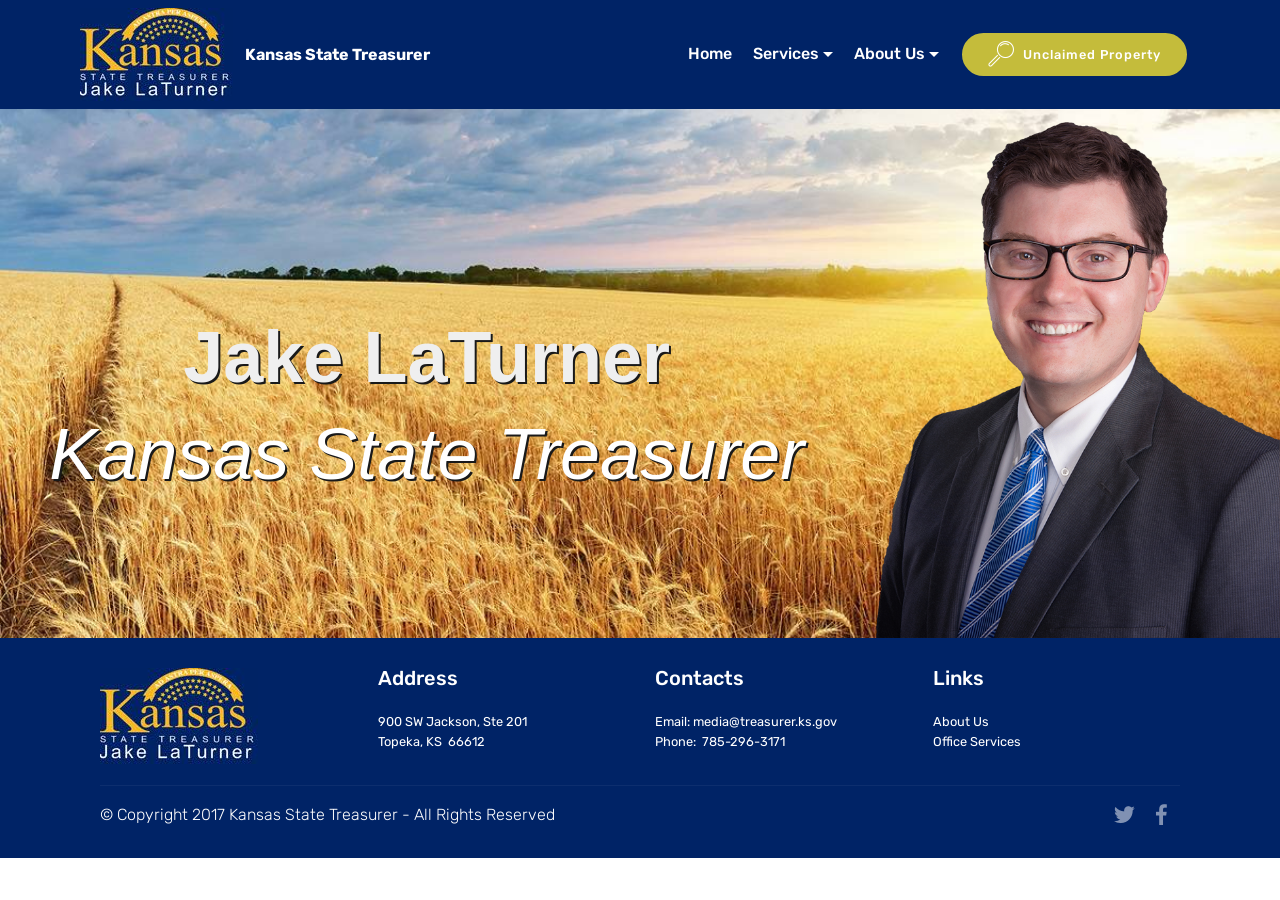
<file: index.html>
<!DOCTYPE html>
<html >
<head>
  <!-- Site made with Mobirise Website Builder v4.5.2, https://mobirise.com -->
  <meta charset="UTF-8">
  <meta http-equiv="X-UA-Compatible" content="IE=edge">
  <meta name="generator" content="Mobirise v4.5.2, mobirise.com">
  <meta name="viewport" content="width=device-width, initial-scale=1, minimum-scale=1">
  <link rel="shortcut icon" href="assets/images/laturnerlogowhite-3-153x93.jpg" type="image/x-icon">
  <meta name="description" content="Official home page for the Office of Kansas State Treasurer Jake LaTurner">
  <title>Kansas State Treasurer Home Page</title>
  <link rel="stylesheet" href="assets/web/assets/mobirise-icons/mobirise-icons.css">
  <link rel="stylesheet" href="assets/tether/tether.min.css">
  <link rel="stylesheet" href="assets/bootstrap/css/bootstrap.min.css">
  <link rel="stylesheet" href="assets/bootstrap/css/bootstrap-grid.min.css">
  <link rel="stylesheet" href="assets/bootstrap/css/bootstrap-reboot.min.css">
  <link rel="stylesheet" href="assets/socicon/css/styles.css">
  <link rel="stylesheet" href="assets/animatecss/animate.min.css">
  <link rel="stylesheet" href="assets/dropdown/css/style.css">
  <link rel="stylesheet" href="assets/theme/css/style.css">
  <link rel="stylesheet" href="assets/mobirise/css/mbr-additional.css" type="text/css">
  
  
  
</head>
<body>
<section class="menu cid-qCHUdL86bZ" once="menu" id="menu1-1f" data-rv-view="2121">

    

    <nav class="navbar navbar-expand beta-menu navbar-dropdown align-items-center navbar-fixed-top navbar-toggleable-sm">
        <button class="navbar-toggler navbar-toggler-right" type="button" data-toggle="collapse" data-target="#navbarSupportedContent" aria-controls="navbarSupportedContent" aria-expanded="false" aria-label="Toggle navigation">
            <div class="hamburger">
                <span>This is a test.</span>
                <span>Not actually a hamburger</span>
                <span>Do not eat</span>
                <span>May comtain human</span>
            </div>
        </button>
        <div class="menu-logo">
            <div class="navbar-brand">
                <span class="navbar-logo">
                    <a href="https://kansasstatetreasurer.com">
                         <img src="assets/images/laturnerlogowhite-3-153x93.jpg" alt="Kansas State Treasurer Logo" title="Kansas State Treasurer Logo" media-simple="true" style="height: 5.8rem;">
                    </a>
                </span>
                <span class="navbar-caption-wrap"><a class="navbar-caption text-white display-4" href="index.html">Kansas State Treasurer</a></span>
            </div>
        </div>
        <div class="collapse navbar-collapse" id="navbarSupportedContent">
            <ul class="navbar-nav nav-dropdown" data-app-modern-menu="true"><li class="nav-item"><a class="nav-link link text-white display-4" href="index.html" aria-expanded="false">Home
                        </a></li><li class="nav-item dropdown"><a class="nav-link link text-white dropdown-toggle display-4" href="services.html" aria-expanded="false" data-toggle="dropdown-submenu">Services
                        </a><div class="dropdown-menu"><a class="text-white dropdown-item display-4" href="learn_quest.html" aria-expanded="false">Education Savings</a><a class="text-white dropdown-item display-4" href="able_savings.html" aria-expanded="false">ABLE Savings</a><div class="dropdown"><a class="text-white dropdown-item dropdown-toggle display-4" href="up_mai.html" aria-expanded="false" data-toggle="dropdown-submenu">Unclaimed Property</a><div class="dropdown-menu dropdown-submenu"><a class="text-white dropdown-item display-4" href="up_search.php" aria-expanded="false">Search for Your Name</a><a class="text-white dropdown-item display-4" href="up_mai.html" aria-expanded="false">What is Unclaimed Property</a><a class="text-white dropdown-item display-4" href="just_for_holders.html" aria-expanded="false">Report Property to Us</a><a class="text-white dropdown-item display-4" href="just_for_holders.html" aria-expanded="false">Report Property to Us</a></div></div><a class="text-white dropdown-item display-4" href="fin_ed.html" aria-expanded="false">Financial Education</a><a class="text-white dropdown-item display-4" href="bonds.html" aria-expanded="false">Municipal Bonds</a><div class="dropdown"><a class="text-white dropdown-item dropdown-toggle display-4" href="fin_serv.html" aria-expanded="false" data-toggle="dropdown-submenu">Financial Services</a><div class="dropdown-menu dropdown-submenu"><a class="text-white dropdown-item display-4" href="check_search.php" aria-expanded="false">State Payment Status</a><a class="text-white dropdown-item display-4" href="dist_search.php" aria-expanded="false">Distribution Amounts</a><a class="text-white dropdown-item display-4" href="fin_serv.html" aria-expanded="false">Cashier Receipt Amounts</a><a class="text-white dropdown-item display-4" href="fin_serv.html" aria-expanded="false">Remittance Forms</a></div></div></div></li><li class="nav-item dropdown open">
                    <a class="nav-link link text-white dropdown-toggle display-4" href="about_us.html" data-toggle="dropdown-submenu" aria-expanded="true">About Us
                        </a><div class="dropdown-menu"><a class="text-white dropdown-item display-4" href="meet_jake.html">Meet Jake</a><a class="text-white dropdown-item display-4" href="news.html">News</a><a class="text-white dropdown-item display-4" href="contact_us.html">Contact Us</a><a class="text-white dropdown-item display-4" href="office_history.html">Office History</a></div>
                </li></ul>
            <div class="navbar-buttons mbr-section-btn"><a class="btn btn-sm btn-danger display-7" href="up_search.php"><span class="mbri-search mbr-iconfont mbr-iconfont-btn"></span>Unclaimed Property</a></div>
        </div>
    </nav>
</section>

<section class="engine"><a href="https://mobirise.co/f">free bootstrap builder</a></section><section class="header9 pb-0 cid-qCpuweR7Te mbr-parallax-background" id="header9-j" data-rv-view="2118">

    

    

    <div class="w-100 h-100 mb-0 media-container-row align-items-center" style="margin-bottom: 0px;">
	        <div class="media-container-column mbr-white col-12 col-md-8 pt-md-5 mt-md-5">
                <h1 class="d-lg-none mbr-section-title mbr-bold w-100 pb-0 mbr-fonts-style display-2" style="text-align: center; text-shadow: 2px 2px #191919;">Jake LaTurner</h1>
                <h1 class="d-none d-lg-block mbr-section-title mbr-bold w-100 pb-0 mbr-fonts-style display-3" style="text-align: center; text-shadow: 2px 2px #191919;">Jake LaTurner</h1>
	            <h3 class="d-lg-none mbr-section-subtitle w-100 mbr-light pb-0 mbr-fonts-style display-2" style="text-align: center; text-shadow: 2px 2px #191919;">Kansas State Treasurer</h3>
	            <h3 class="d-none d-lg-block mbr-section-subtitle w-100 mbr-light pb-0 mbr-fonts-style display-3" style="text-align: center; text-shadow: 2px 2px #191919;">Kansas State Treasurer</h3>
	        </div>
	        <div class="media-container-column d-none d-md-inline pr-0 col-md-4 mr-0 mb-0 h-100" style="margin: 0;">
	        	<img src="assets/images/jake-800.png" alt="Picture of Jake LaTurner" border="0" class="mt-md-2 mt-lg-4 w-100" style="margin: 0;" media-simple="true">
	        </div>
	        <div class="media-container-column d-inline d-md-none mb-5 w-50">
	        	<img src="assets/images/jake-1.jpg" alt="Picture of Jake LaTurner" border="0" media-simple="true">
	        </div>
    </div>

    
</section>

<section class="cid-qCRqOaDADA" id="footer1-3e" data-rv-view="2123">

    

    

    <div class="container">
        <div class="media-container-row content text-white">
            <div class="col-12 col-md-3">
                <div class="media-wrap">
                    <a href="https://kansasstatetreasurer.com">
                        <img src="assets/images/laturnerlogowhite-4-158x96.jpg" alt="Kansas State Treasurer Logo" title="Kansas State Treasurer Logo" media-simple="true">
                    </a>
                </div>
            </div>
            <div class="col-12 col-md-3 mbr-fonts-style display-7">
                <h5 class="pb-3">
                    Address
                </h5>
                <p class="mbr-text">900 SW Jackson, Ste 201<br>Topeka, KS &nbsp;66612</p>
            </div>
            <div class="col-12 col-md-3 mbr-fonts-style display-7">
                <h5 class="pb-3">
                    Contacts
                </h5>
                <p class="mbr-text">
                    Email: media@treasurer.ks.gov&nbsp;<br>Phone: &nbsp;785-296-3171&nbsp;<br></p>
            </div>
            <div class="col-12 col-md-3 mbr-fonts-style display-7">
                <h5 class="pb-3">
                    Links
                </h5>
                <p class="mbr-text"><a class="text-white" href="about_us.html">About Us</a>&nbsp;<br>
                    <a class="text-white" href="services.html">Office Services</a>&nbsp;<br></p>
            </div>
        </div>
        <div class="footer-lower">
            <div class="media-container-row">
                <div class="col-sm-12">
                    <hr>
                </div>
            </div>
            <div class="media-container-row mbr-white">
                <div class="col-sm-6 copyright">
                    <p class="mbr-text mbr-fonts-style display-4">
                        © Copyright 2017 Kansas State Treasurer - All Rights Reserved
                    </p>
                </div>
                <div class="col-md-6">
                    <div class="social-list align-right">
                        <div class="soc-item">
                            <a href="https://twitter.com/KansasTreasurer" target="_blank">
                                <span class="mbr-iconfont mbr-iconfont-social socicon-twitter socicon" aria-hidden="true" media-simple="true"></span>
                                <span class="sr-only">Kansas State Treasurer Twitter Page</span>
                            </a>
                        </div>
                        <div class="soc-item">
                            <a href="https://www.facebook.com/pages/KansasTreasurer" target="_blank">
                                <span class="mbr-iconfont mbr-iconfont-social socicon-facebook socicon" aria-hidden="true" media-simple="true"></span>
                                <span class="sr-only">Kansas State Treasurer Facebook Page</span>
                            </a>
                        </div>
                        
                        
                        
                        
                    </div>
                </div>
            </div>
        </div>
    </div>
</section>


  <script src="assets/web/assets/jquery/jquery.min.js"></script>
  <script src="assets/popper/popper.min.js"></script>
  <script src="assets/tether/tether.min.js"></script>
  <script src="assets/bootstrap/js/bootstrap.min.js"></script>
  <script src="assets/smoothscroll/smooth-scroll.js"></script>
  <script src="assets/viewportchecker/jquery.viewportchecker.js"></script>
  <script src="assets/dropdown/js/script.min.js"></script>
  <script src="assets/touchswipe/jquery.touch-swipe.min.js"></script>
  <script src="assets/parallax/jarallax.min.js"></script>
  <script src="assets/theme/js/script.js"></script>
  
  
  <input name="animation" type="hidden">
  </body>
</html>
</file>
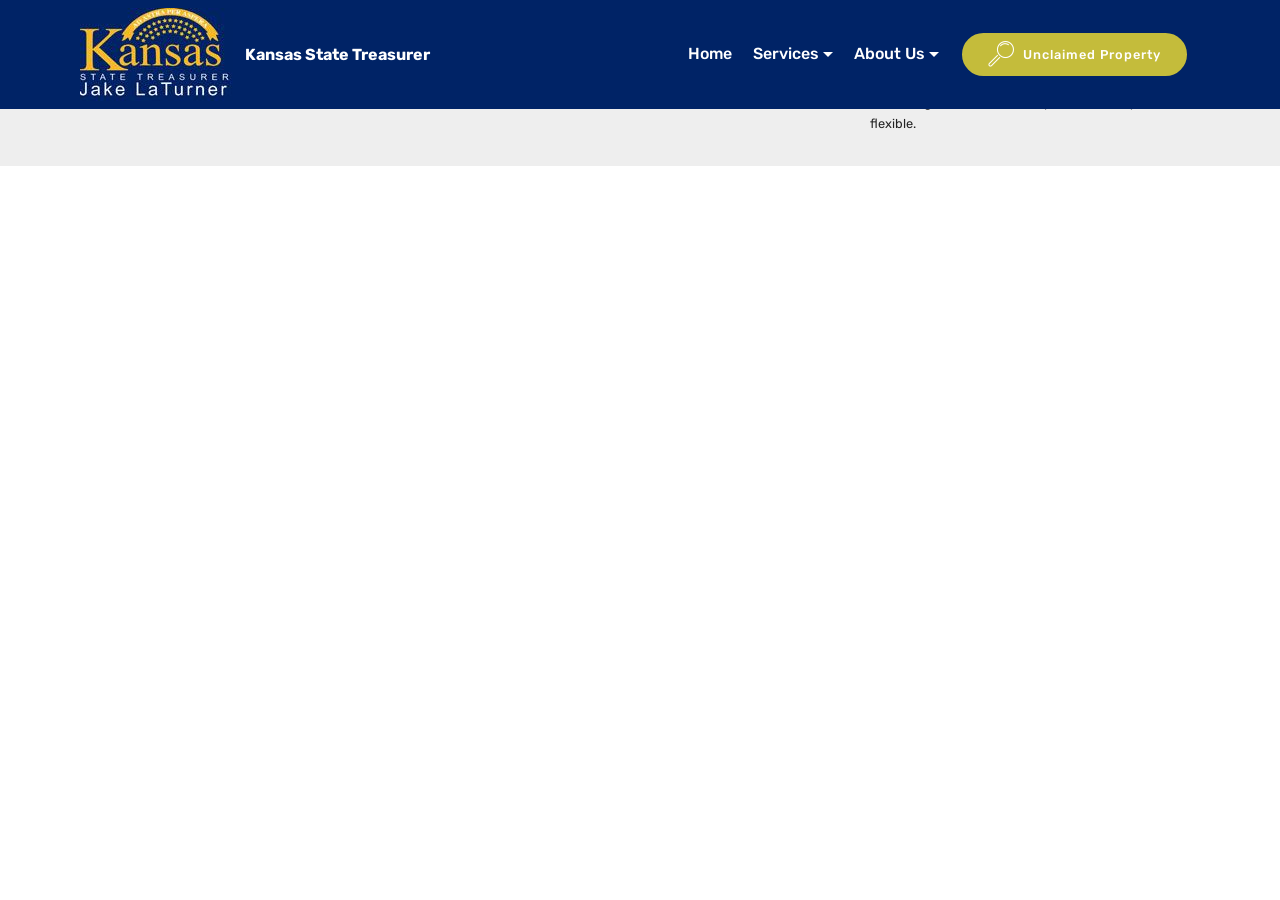
<file: about_us.html>
<!DOCTYPE html>
<html >
<head>
  <!-- Site made with Mobirise Website Builder v4.5.2, https://mobirise.com -->
  <meta charset="UTF-8">
  <meta http-equiv="X-UA-Compatible" content="IE=edge">
  <meta name="generator" content="Mobirise v4.5.2, mobirise.com">
  <meta name="viewport" content="width=device-width, initial-scale=1, minimum-scale=1">
  <link rel="shortcut icon" href="assets/images/laturnerlogowhite-3-153x93.jpg" type="image/x-icon">
  <meta name="description" content="Site Builder Description">
  <title>About Us</title>
  <link rel="stylesheet" href="assets/web/assets/mobirise-icons/mobirise-icons.css">
  <link rel="stylesheet" href="assets/tether/tether.min.css">
  <link rel="stylesheet" href="assets/bootstrap/css/bootstrap.min.css">
  <link rel="stylesheet" href="assets/bootstrap/css/bootstrap-grid.min.css">
  <link rel="stylesheet" href="assets/bootstrap/css/bootstrap-reboot.min.css">
  <link rel="stylesheet" href="assets/dropdown/css/style.css">
  <link rel="stylesheet" href="assets/animatecss/animate.min.css">
  <link rel="stylesheet" href="assets/theme/css/style.css">
  <link rel="stylesheet" href="assets/mobirise/css/mbr-additional.css" type="text/css">
  
  
  
</head>
<body>
<section class="menu cid-qCHUdL86bZ" once="menu" id="menu1-1r" data-rv-view="2032">

    

    <nav class="navbar navbar-expand beta-menu navbar-dropdown align-items-center navbar-fixed-top navbar-toggleable-sm">
        <button class="navbar-toggler navbar-toggler-right" type="button" data-toggle="collapse" data-target="#navbarSupportedContent" aria-controls="navbarSupportedContent" aria-expanded="false" aria-label="Toggle navigation">
            <div class="hamburger">
                <span></span>
                <span></span>
                <span></span>
                <span></span>
            </div>
        </button>
        <div class="menu-logo">
            <div class="navbar-brand">
                <span class="navbar-logo">
                    <a href="https://kansasstatetreasurer.com">
                         <img src="assets/images/laturnerlogowhite-3-153x93.jpg" alt="Kansas State Treasurer Logo" title="Kansas State Treasurer Logo" media-simple="true" style="height: 5.8rem;">
                    </a>
                </span>
                <span class="navbar-caption-wrap"><a class="navbar-caption text-white display-4" href="index.html">Kansas State Treasurer</a></span>
            </div>
        </div>
        <div class="collapse navbar-collapse" id="navbarSupportedContent">
            <ul class="navbar-nav nav-dropdown" data-app-modern-menu="true"><li class="nav-item"><a class="nav-link link text-white display-4" href="index.html" aria-expanded="false">Home
                        </a></li><li class="nav-item dropdown"><a class="nav-link link text-white dropdown-toggle display-4" href="services.html" aria-expanded="false" data-toggle="dropdown-submenu">Services
                        </a><div class="dropdown-menu"><a class="text-white dropdown-item display-4" href="learn_quest.html" aria-expanded="false">Education Savings</a><a class="text-white dropdown-item display-4" href="able_savings.html" aria-expanded="false">ABLE Savings</a><div class="dropdown"><a class="text-white dropdown-item dropdown-toggle display-4" href="up_mai.html" aria-expanded="false" data-toggle="dropdown-submenu">Unclaimed Property</a><div class="dropdown-menu dropdown-submenu"><a class="text-white dropdown-item display-4" href="up_search.php" aria-expanded="false">Search for Your Name</a><a class="text-white dropdown-item display-4" href="up_mai.html" aria-expanded="false">What is Unclaimed Property</a><a class="text-white dropdown-item display-4" href="just_for_holders.html" aria-expanded="false">Report Property to Us</a><a class="text-white dropdown-item display-4" href="just_for_holders.html" aria-expanded="false">Report Property to Us</a></div></div><a class="text-white dropdown-item display-4" href="fin_ed.html" aria-expanded="false">Financial Education</a><a class="text-white dropdown-item display-4" href="bonds.html" aria-expanded="false">Municipal Bonds</a><div class="dropdown"><a class="text-white dropdown-item dropdown-toggle display-4" href="fin_serv.html" aria-expanded="false" data-toggle="dropdown-submenu">Financial Services</a><div class="dropdown-menu dropdown-submenu"><a class="text-white dropdown-item display-4" href="check_search.php" aria-expanded="false">State Payment Status</a><a class="text-white dropdown-item display-4" href="dist_search.php" aria-expanded="false">Distribution Amounts</a><a class="text-white dropdown-item display-4" href="fin_serv.html" aria-expanded="false">Cashier Receipt Amounts</a><a class="text-white dropdown-item display-4" href="fin_serv.html" aria-expanded="false">Remittance Forms</a></div></div></div></li><li class="nav-item dropdown open">
                    <a class="nav-link link text-white dropdown-toggle display-4" href="about_us.html" data-toggle="dropdown-submenu" aria-expanded="true">About Us
                        </a><div class="dropdown-menu"><a class="text-white dropdown-item display-4" href="meet_jake.html">Meet Jake</a><a class="text-white dropdown-item display-4" href="news.html">News</a><a class="text-white dropdown-item display-4" href="contact_us.html">Contact Us</a><a class="text-white dropdown-item display-4" href="office_history.html">Office History</a></div>
                </li></ul>
            <div class="navbar-buttons mbr-section-btn"><a class="btn btn-sm btn-danger display-7" href="up_search.php"><span class="mbri-search mbr-iconfont mbr-iconfont-btn"></span>Unclaimed Property</a></div>
        </div>
    </nav>
</section>

<section class="engine"><a href="https://mobirise.co/d">web page software</a></section><section class="features7 cid-qF7ND28Crq" id="features7-65" data-rv-view="2034">
    
    

    
    <div class="container">
        <div class="row justify-content-center">

            <div class="card p-3 col-12 col-md-6 col-lg-4">
                <div class="media">
                    <div class="card-img pr-2">
                        <span class="mbri-bootstrap mbr-iconfont" media-simple="true"></span>
                    </div>
                    <div class="card-box media-body">
                        <h4 class="card-title py-3 mbr-fonts-style display-7">No Coding</h4>
                        <p class="mbr-text mbr-fonts-style display-7">WEEDLEWEEDLEWEEDLEWEEDLEDOOOOOOOODLEWEEDLEEDOOO</p>
                    </div>
                </div>
            </div>

            <div class="card p-3 col-12 col-md-6 col-lg-4">
                <div class="media"> 
                    <div class="card-img pr-2">
                        <span class="mbri-touch mbr-iconfont" media-simple="true"></span>
                    </div>
                    <div class="card-box media-body">
                        <h4 class="card-title py-3 mbr-fonts-style display-7">Mobile Friendly</h4>
                        <p class="mbr-text mbr-fonts-style display-7">Yuuuuuuuuuuuuup</p>
                    </div>
                </div>
            </div>

            <div class="card p-3 col-12 col-md-6 col-lg-4">
                <div class="media">
                    <div class="card-img pr-2">
                        <span class="mbri-responsive mbr-iconfont" media-simple="true"></span>
                    </div>
                    <div class="media-body card-box">
                        <h4 class="card-title py-3 mbr-fonts-style display-7">Unique Styles</h4>
                        <p class="mbr-text mbr-fonts-style display-7">Mobirise offers many site blocks in several themes, and though these blocks are pre-made, they are flexible.</p>
                    </div>
                </div>
            </div>

            
        </div>
    </div>
</section>


  <script src="assets/web/assets/jquery/jquery.min.js"></script>
  <script src="assets/popper/popper.min.js"></script>
  <script src="assets/tether/tether.min.js"></script>
  <script src="assets/bootstrap/js/bootstrap.min.js"></script>
  <script src="assets/dropdown/js/script.min.js"></script>
  <script src="assets/touchswipe/jquery.touch-swipe.min.js"></script>
  <script src="assets/viewportchecker/jquery.viewportchecker.js"></script>
  <script src="assets/smoothscroll/smooth-scroll.js"></script>
  <script src="assets/theme/js/script.js"></script>
  
  
  <input name="animation" type="hidden">
  </body>
</html>
</file>
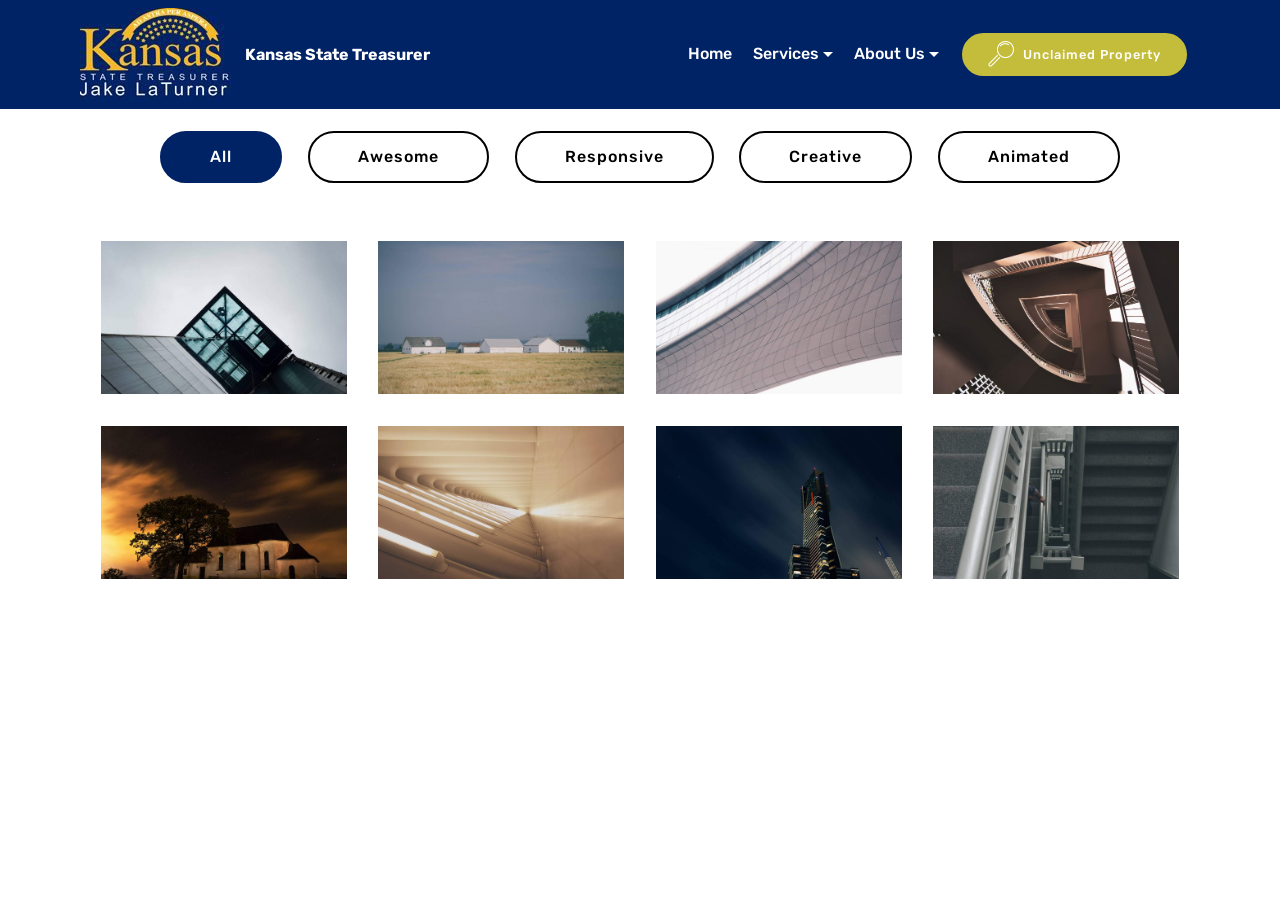
<file: bonds.html>
<!DOCTYPE html>
<html >
<head>
  <!-- Site made with Mobirise Website Builder v4.5.2, https://mobirise.com -->
  <meta charset="UTF-8">
  <meta http-equiv="X-UA-Compatible" content="IE=edge">
  <meta name="generator" content="Mobirise v4.5.2, mobirise.com">
  <meta name="viewport" content="width=device-width, initial-scale=1, minimum-scale=1">
  <link rel="shortcut icon" href="assets/images/laturnerlogowhite-3-153x93.jpg" type="image/x-icon">
  <meta name="description" content="Web Builder Description">
  <title>Municipal Bonds</title>
  <link rel="stylesheet" href="assets/web/assets/mobirise-icons/mobirise-icons.css">
  <link rel="stylesheet" href="assets/tether/tether.min.css">
  <link rel="stylesheet" href="assets/bootstrap/css/bootstrap.min.css">
  <link rel="stylesheet" href="assets/bootstrap/css/bootstrap-grid.min.css">
  <link rel="stylesheet" href="assets/bootstrap/css/bootstrap-reboot.min.css">
  <link rel="stylesheet" href="assets/dropdown/css/style.css">
  <link rel="stylesheet" href="assets/animatecss/animate.min.css">
  <link rel="stylesheet" href="assets/theme/css/style.css">
  <link rel="stylesheet" href="assets/gallery/style.css">
  <link rel="stylesheet" href="assets/mobirise/css/mbr-additional.css" type="text/css">
  
</head>
<body>
<section class="menu cid-qCHUdL86bZ" once="menu" id="menu1-1l" data-rv-view="2062">

    

    <nav class="navbar navbar-expand beta-menu navbar-dropdown align-items-center navbar-fixed-top navbar-toggleable-sm">
        <button class="navbar-toggler navbar-toggler-right" type="button" data-toggle="collapse" data-target="#navbarSupportedContent" aria-controls="navbarSupportedContent" aria-expanded="false" aria-label="Toggle navigation">
            <div class="hamburger">
                <span></span>
                <span></span>
                <span></span>
                <span></span>
            </div>
        </button>
        <div class="menu-logo">
            <div class="navbar-brand">
                <span class="navbar-logo">
                    <a href="https://kansasstatetreasurer.com">
                         <img src="assets/images/laturnerlogowhite-3-153x93.jpg" alt="Kansas State Treasurer Logo" title="Kansas State Treasurer Logo" media-simple="true" style="height: 5.8rem;">
                    </a>
                </span>
                <span class="navbar-caption-wrap"><a class="navbar-caption text-white display-4" href="index.html">Kansas State Treasurer</a></span>
            </div>
        </div>
        <div class="collapse navbar-collapse" id="navbarSupportedContent">
            <ul class="navbar-nav nav-dropdown" data-app-modern-menu="true"><li class="nav-item"><a class="nav-link link text-white display-4" href="index.html" aria-expanded="false">Home
                        </a></li><li class="nav-item dropdown"><a class="nav-link link text-white dropdown-toggle display-4" href="services.html" aria-expanded="false" data-toggle="dropdown-submenu">Services
                        </a><div class="dropdown-menu"><a class="text-white dropdown-item display-4" href="learn_quest.html" aria-expanded="false">Education Savings</a><a class="text-white dropdown-item display-4" href="able_savings.html" aria-expanded="false">ABLE Savings</a><div class="dropdown"><a class="text-white dropdown-item dropdown-toggle display-4" href="up_mai.html" aria-expanded="false" data-toggle="dropdown-submenu">Unclaimed Property</a><div class="dropdown-menu dropdown-submenu"><a class="text-white dropdown-item display-4" href="up_search.php" aria-expanded="false">Search for Your Name</a><a class="text-white dropdown-item display-4" href="up_mai.html" aria-expanded="false">What is Unclaimed Property</a><a class="text-white dropdown-item display-4" href="just_for_holders.html" aria-expanded="false">Report Property to Us</a><a class="text-white dropdown-item display-4" href="just_for_holders.html" aria-expanded="false">Report Property to Us</a></div></div><a class="text-white dropdown-item display-4" href="fin_ed.html" aria-expanded="false">Financial Education</a><a class="text-white dropdown-item display-4" href="bonds.html" aria-expanded="false">Municipal Bonds</a><div class="dropdown"><a class="text-white dropdown-item dropdown-toggle display-4" href="fin_serv.html" aria-expanded="false" data-toggle="dropdown-submenu">Financial Services</a><div class="dropdown-menu dropdown-submenu"><a class="text-white dropdown-item display-4" href="check_search.php" aria-expanded="false">State Payment Status</a><a class="text-white dropdown-item display-4" href="dist_search.php" aria-expanded="false">Distribution Amounts</a><a class="text-white dropdown-item display-4" href="fin_serv.html" aria-expanded="false">Cashier Receipt Amounts</a><a class="text-white dropdown-item display-4" href="fin_serv.html" aria-expanded="false">Remittance Forms</a></div></div></div></li><li class="nav-item dropdown open">
                    <a class="nav-link link text-white dropdown-toggle display-4" href="about_us.html" data-toggle="dropdown-submenu" aria-expanded="true">About Us
                        </a><div class="dropdown-menu"><a class="text-white dropdown-item display-4" href="meet_jake.html">Meet Jake</a><a class="text-white dropdown-item display-4" href="news.html">News</a><a class="text-white dropdown-item display-4" href="contact_us.html">Contact Us</a><a class="text-white dropdown-item display-4" href="office_history.html">Office History</a></div>
                </li></ul>
            <div class="navbar-buttons mbr-section-btn"><a class="btn btn-sm btn-danger display-7" href="up_search.php"><span class="mbri-search mbr-iconfont mbr-iconfont-btn"></span>Unclaimed Property</a></div>
        </div>
    </nav>
</section>

<section class="engine"><a href="https://mobirise.co">Mobirise</a></section><section class="mbr-gallery mbr-slider-carousel cid-qDBEB0bZfN" id="gallery2-3t" data-rv-view="2064">

    

    <div class="container">
        <div><!-- Filter --><div class="mbr-gallery-filter container gallery-filter-active"><ul buttons="0"><li class="mbr-gallery-filter-all"><a class="btn btn-md btn-primary-outline active display-4" href="">All</a></li></ul></div><!-- Gallery --><div class="mbr-gallery-row"><div class="mbr-gallery-layout-default"><div><div><div class="mbr-gallery-item mbr-gallery-item--p2" data-video-url="false" data-tags="Awesome"><div href="#lb-gallery2-3t" data-slide-to="0" data-toggle="modal"><img src="assets/images/gallery00.jpg" alt=""><span class="icon-focus"></span></div></div><div class="mbr-gallery-item mbr-gallery-item--p2" data-video-url="false" data-tags="Responsive"><div href="#lb-gallery2-3t" data-slide-to="1" data-toggle="modal"><img src="assets/images/gallery01.jpg" alt=""><span class="icon-focus"></span></div></div><div class="mbr-gallery-item mbr-gallery-item--p2" data-video-url="false" data-tags="Creative"><div href="#lb-gallery2-3t" data-slide-to="2" data-toggle="modal"><img src="assets/images/gallery02.jpg" alt=""><span class="icon-focus"></span></div></div><div class="mbr-gallery-item mbr-gallery-item--p2" data-video-url="false" data-tags="Animated"><div href="#lb-gallery2-3t" data-slide-to="3" data-toggle="modal"><img src="assets/images/gallery03.jpg" alt=""><span class="icon-focus"></span></div></div><div class="mbr-gallery-item mbr-gallery-item--p2" data-video-url="false" data-tags="Awesome"><div href="#lb-gallery2-3t" data-slide-to="4" data-toggle="modal"><img src="assets/images/gallery04.jpg" alt=""><span class="icon-focus"></span></div></div><div class="mbr-gallery-item mbr-gallery-item--p2" data-video-url="false" data-tags="Awesome"><div href="#lb-gallery2-3t" data-slide-to="5" data-toggle="modal"><img src="assets/images/gallery05.jpg" alt=""><span class="icon-focus"></span></div></div><div class="mbr-gallery-item mbr-gallery-item--p2" data-video-url="false" data-tags="Responsive"><div href="#lb-gallery2-3t" data-slide-to="6" data-toggle="modal"><img src="assets/images/gallery06.jpg" alt=""><span class="icon-focus"></span></div></div><div class="mbr-gallery-item mbr-gallery-item--p2" data-video-url="false" data-tags="Animated"><div href="#lb-gallery2-3t" data-slide-to="7" data-toggle="modal"><img src="assets/images/gallery07.jpg" alt=""><span class="icon-focus"></span></div></div></div></div><div class="clearfix"></div></div></div><!-- Lightbox --><div data-app-prevent-settings="" class="mbr-slider modal fade carousel slide" tabindex="-1" data-keyboard="true" data-interval="false" id="lb-gallery2-3t"><div class="modal-dialog"><div class="modal-content"><div class="modal-body"><div class="carousel-inner"><div class="carousel-item active"><img src="assets/images/gallery00.jpg" alt=""></div><div class="carousel-item"><img src="assets/images/gallery01.jpg" alt=""></div><div class="carousel-item"><img src="assets/images/gallery02.jpg" alt=""></div><div class="carousel-item"><img src="assets/images/gallery03.jpg" alt=""></div><div class="carousel-item"><img src="assets/images/gallery04.jpg" alt=""></div><div class="carousel-item"><img src="assets/images/gallery05.jpg" alt=""></div><div class="carousel-item"><img src="assets/images/gallery06.jpg" alt=""></div><div class="carousel-item"><img src="assets/images/gallery07.jpg" alt=""></div></div><a class="carousel-control carousel-control-prev" role="button" data-slide="prev" href="#lb-gallery2-3t"><span class="mbri-left mbr-iconfont" aria-hidden="true"></span><span class="sr-only">Previous</span></a><a class="carousel-control carousel-control-next" role="button" data-slide="next" href="#lb-gallery2-3t"><span class="mbri-right mbr-iconfont" aria-hidden="true"></span><span class="sr-only">Next</span></a><a class="close" href="#" role="button" data-dismiss="modal"><span class="sr-only">Close</span></a></div></div></div></div></div>
    </div>

</section>


  <script src="assets/web/assets/jquery/jquery.min.js"></script>
  <script src="assets/popper/popper.min.js"></script>
  <script src="assets/tether/tether.min.js"></script>
  <script src="assets/bootstrap/js/bootstrap.min.js"></script>
  <script src="assets/smoothscroll/smooth-scroll.js"></script>
  <script src="assets/dropdown/js/script.min.js"></script>
  <script src="assets/touchswipe/jquery.touch-swipe.min.js"></script>
  <script src="assets/vimeoplayer/jquery.mb.vimeo_player.js"></script>
  <script src="assets/masonry/masonry.pkgd.min.js"></script>
  <script src="assets/imagesloaded/imagesloaded.pkgd.min.js"></script>
  <script src="assets/bootstrapcarouselswipe/bootstrap-carousel-swipe.js"></script>
  <script src="assets/viewportchecker/jquery.viewportchecker.js"></script>
  <script src="assets/theme/js/script.js"></script>
  <script src="assets/gallery/player.min.js"></script>
  <script src="assets/gallery/script.js"></script>
  <script src="assets/slidervideo/script.js"></script>
  
  
  <input name="animation" type="hidden">
  </body>
</html>
</file>
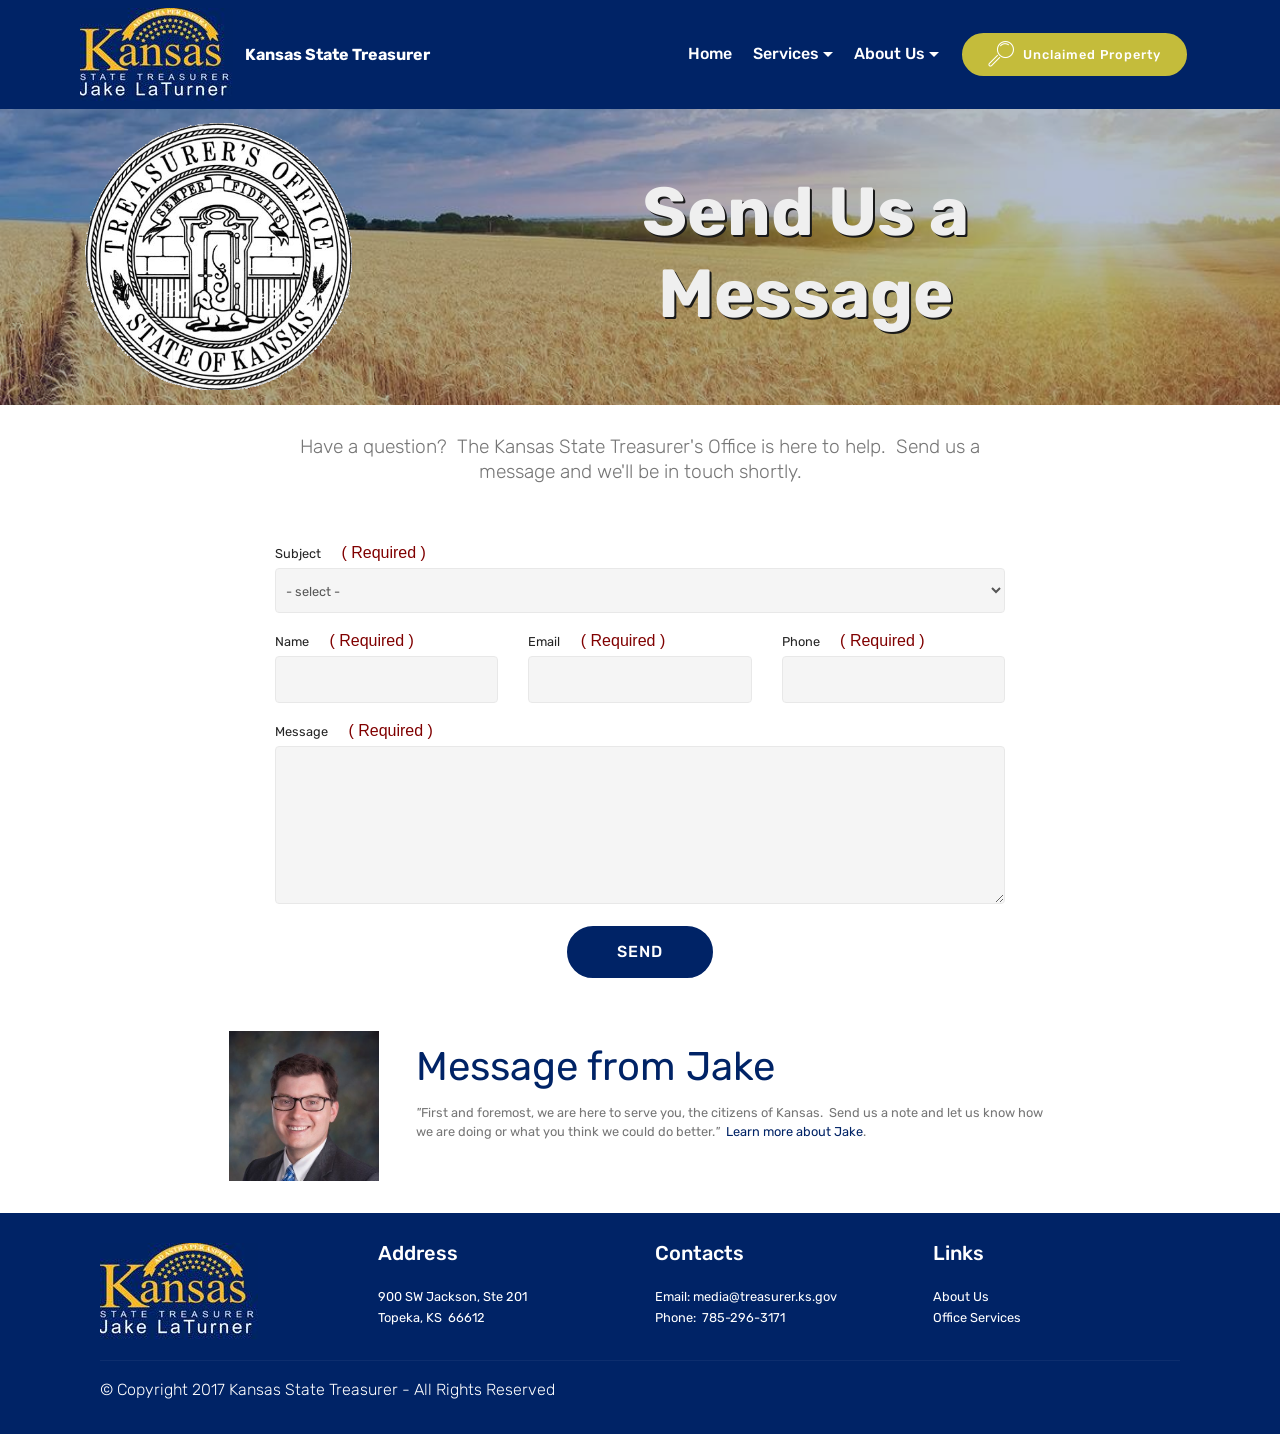
<file: contact_us.html>
<!DOCTYPE html>
<html >
<head>
  <!-- Site made with Mobirise Website Builder v4.5.2, https://mobirise.com -->
  <meta charset="UTF-8">
  <meta http-equiv="X-UA-Compatible" content="IE=edge">
  <meta name="generator" content="Mobirise v4.5.2, mobirise.com">
  <meta name="viewport" content="width=device-width, initial-scale=1, minimum-scale=1">
  <link rel="shortcut icon" href="assets/images/laturnerlogowhite-3-153x93.jpg" type="image/x-icon">
  <meta name="description" content="Website Creator Description">
  <title>Contact Us</title>
  <link rel="stylesheet" href="assets/web/assets/mobirise-icons/mobirise-icons.css">
  <link rel="stylesheet" href="assets/tether/tether.min.css">
  <link rel="stylesheet" href="assets/bootstrap/css/bootstrap.min.css">
  <link rel="stylesheet" href="assets/bootstrap/css/bootstrap-grid.min.css">
  <link rel="stylesheet" href="assets/bootstrap/css/bootstrap-reboot.min.css">
  <link rel="stylesheet" href="assets/socicon/css/styles.css">
  <link rel="stylesheet" href="assets/dropdown/css/style.css">
  <link rel="stylesheet" href="assets/animatecss/animate.min.css">
  <link rel="stylesheet" href="assets/theme/css/style.css">
  <link rel="stylesheet" href="assets/mobirise/css/mbr-additional.css" type="text/css">
  
  
  <script src='https://www.google.com/recaptcha/api.js'></script>
</head>
<body>
<section class="header3 cid-qCMgQ7etjg" id="header3-2r" data-rv-view="2101">

    

    <div class="mbr-overlay" style="opacity: 0.3; background-color: rgb(0, 35, 102);">
    </div>

    <div class="container">
        <div class="media-container-row">
            <div class="mbr-figure mt-5 align-middle mt-1 d-none d-lg-inline" style="width: 40%;">
                <img class="" src="assets/images/ks-treasurer-seal-399x40051.png" alt="Kid holding a piggy bank" title="Kid holding a piggy bank" media-simple="true">
            </div>
            <div class="media-content align-middle mt-2 pt-2 mt-lg-5 pt-lg-5" style="text-align: center;">
                <h1 class="mbr-section-title align-center mbr-bold pb-3 mbr-fonts-style display-1" style="text-shadow: 2px 2px #191919;">Send Us a<br>Message</h1>
            </div>
        </div>
    </div>

</section>

<section class="engine"><a href="https://mobirise.co/j">design a website</a></section><section class="menu cid-qCHUdL86bZ" once="menu" id="menu1-1j" data-rv-view="2104">

    

    <nav class="navbar navbar-expand beta-menu navbar-dropdown align-items-center navbar-fixed-top navbar-toggleable-sm">
        <button class="navbar-toggler navbar-toggler-right" type="button" data-toggle="collapse" data-target="#navbarSupportedContent" aria-controls="navbarSupportedContent" aria-expanded="false" aria-label="Toggle navigation">
            <div class="hamburger">
                <span></span>
                <span></span>
                <span></span>
                <span></span>
            </div>
        </button>
        <div class="menu-logo">
            <div class="navbar-brand">
                <span class="navbar-logo">
                    <a href="https://kansasstatetreasurer.com">
                         <img src="assets/images/laturnerlogowhite-3-153x93.jpg" alt="Kansas State Treasurer Logo" title="Kansas State Treasurer Logo" media-simple="true" style="height: 5.8rem;">
                    </a>
                </span>
                <span class="navbar-caption-wrap"><a class="navbar-caption text-white display-4" href="index.html">Kansas State Treasurer</a></span>
            </div>
        </div>
        <div class="collapse navbar-collapse" id="navbarSupportedContent">
            <ul class="navbar-nav nav-dropdown" data-app-modern-menu="true"><li class="nav-item"><a class="nav-link link text-white display-4" href="index.html" aria-expanded="false">Home
                        </a></li><li class="nav-item dropdown"><a class="nav-link link text-white dropdown-toggle display-4" href="services.html" aria-expanded="false" data-toggle="dropdown-submenu">Services
                        </a><div class="dropdown-menu"><a class="text-white dropdown-item display-4" href="learn_quest.html" aria-expanded="false">Education Savings</a><a class="text-white dropdown-item display-4" href="able_savings.html" aria-expanded="false">ABLE Savings</a><div class="dropdown"><a class="text-white dropdown-item dropdown-toggle display-4" href="up_mai.html" aria-expanded="false" data-toggle="dropdown-submenu">Unclaimed Property</a><div class="dropdown-menu dropdown-submenu"><a class="text-white dropdown-item display-4" href="up_search.php" aria-expanded="false">Search for Your Name</a><a class="text-white dropdown-item display-4" href="up_mai.html" aria-expanded="false">What is Unclaimed Property</a><a class="text-white dropdown-item display-4" href="just_for_holders.html" aria-expanded="false">Report Property to Us</a><a class="text-white dropdown-item display-4" href="just_for_holders.html" aria-expanded="false">Report Property to Us</a></div></div><a class="text-white dropdown-item display-4" href="fin_ed.html" aria-expanded="false">Financial Education</a><a class="text-white dropdown-item display-4" href="bonds.html" aria-expanded="false">Municipal Bonds</a><div class="dropdown"><a class="text-white dropdown-item dropdown-toggle display-4" href="fin_serv.html" aria-expanded="false" data-toggle="dropdown-submenu">Financial Services</a><div class="dropdown-menu dropdown-submenu"><a class="text-white dropdown-item display-4" href="check_search.php" aria-expanded="false">State Payment Status</a><a class="text-white dropdown-item display-4" href="dist_search.php" aria-expanded="false">Distribution Amounts</a><a class="text-white dropdown-item display-4" href="fin_serv.html" aria-expanded="false">Cashier Receipt Amounts</a><a class="text-white dropdown-item display-4" href="fin_serv.html" aria-expanded="false">Remittance Forms</a></div></div></div></li><li class="nav-item dropdown open">
                    <a class="nav-link link text-white dropdown-toggle display-4" href="about_us.html" data-toggle="dropdown-submenu" aria-expanded="true">About Us
                        </a><div class="dropdown-menu"><a class="text-white dropdown-item display-4" href="meet_jake.html">Meet Jake</a><a class="text-white dropdown-item display-4" href="news.html">News</a><a class="text-white dropdown-item display-4" href="contact_us.html">Contact Us</a><a class="text-white dropdown-item display-4" href="office_history.html">Office History</a></div>
                </li></ul>
            <div class="navbar-buttons mbr-section-btn"><a class="btn btn-sm btn-danger display-7" href="up_search.php"><span class="mbri-search mbr-iconfont mbr-iconfont-btn"></span>Unclaimed Property</a></div>
        </div>
    </nav>
</section>

<section class="mbr-section form1 cid-qCMgMjzy2U" id="form1-2q" data-rv-view="2106">

    

    
    <div class="container">
        <div class="row justify-content-center">
            <div class="title col-12 col-lg-8">
                
                <h3 class="mbr-section-subtitle align-center mbr-light pb-3 mbr-fonts-style display-5">Have a question? &nbsp;The Kansas State Treasurer's Office is here to help. &nbsp;Send us a message and we'll be in touch shortly.</h3>
            </div>
        </div>
    </div>
    <div class="container">
        <div class="row justify-content-center">
            <div class="media-container-column col-lg-8" data-form-type="formoid">
                    <div data-form-alert="" hidden="">Thanks for filling out the form!</div>
            
                    <form class="mbr-form" action="https://mobirise.com/" method="post" data-form-title="Mobirise Form"><input type="hidden" data-form-email="true" value="MgYPOAi2nUeg04RAwD6ZvVZOjvlT2NOTGi4C42VdEPLVHrM8f8yI80dZP7PTCkPcqEdukeIEwo24SifCXalMQpI+BfiMmnX0rit4fZE6JwzySahTrr0TuqclMY05v/gL">
                        <div class="form-group" data-for="subjectList">
                            <label class="form-control-label mbr-fonts-style display-7" for="subjectList-form1-2q">Subject</label>
                            <span class="_kst_text-required">( Required )</span>
                            <select name="subjectList" class="form-control" id="subjectList-form1-2q" data-form-field="Subject">
                              <option selected="" value="">- select -</option>
                              <option value="unclaimedproperty">Unclaimed Property</option>
                              <option value="kansasstatetreasurer ">Kansas State Treasurer</option>
                              <option value="learningquest">Learning Quest</option>
                              <option value="ablesavings">ABLE Savings</option>
                              <option value="financialeducation">Financial Education</option>
                              <option value="muncipalbond">Muncipal Bond</option>
                              <option value="financialservices">Financial Services</option>
                            </select>
                        </div>
                        <div class="row row-sm-offset">
                            <div class="col-md-4 multi-horizontal" data-for="name">
                                <div class="form-group">
                                    <label class="form-control-label mbr-fonts-style display-7" for="name-form1-2q">Name</label>
                                    <span class="_kst_text-required">( Required )</span>
                                    <input type="text" class="form-control" name="name" data-form-field="Name" required="" id="name-form1-2q">
                                </div>
                            </div>
                            <div class="col-md-4 multi-horizontal" data-for="email">
                                <div class="form-group">
                                    <label class="form-control-label mbr-fonts-style display-7" for="email-form1-2q">Email</label>
                                    <span class="_kst_text-required">( Required )</span>
                                    <input type="email" class="form-control" name="email" data-form-field="Email" required="" id="email-form1-2q">
                                </div>
                            </div>
                            <div class="col-md-4 multi-horizontal" data-for="phone">
                                <div class="form-group">
                                    <label class="form-control-label mbr-fonts-style display-7" for="phone-form1-2q">Phone</label>
                                    <span class="_kst_text-required">( Required )</span>
                                    <input type="tel" class="form-control" name="phone" data-form-field="Phone" id="phone-form1-2q">
                                </div>
                            </div>
                        </div>
                        <div class="form-group" data-for="message">
                            <label class="form-control-label mbr-fonts-style display-7" for="message-form1-2q">Message</label>
                            <span class="_kst_text-required">( Required )</span>
                            <textarea type="text" class="form-control" name="message" rows="7" data-form-field="Message" id="message-form1-2q"></textarea>
                        </div>
                        <div class="g-recaptcha" data-sitekey="6Ld4mzsUAAAAACXLktMZw4BRbZH2ZH3xwRRDxXgz"></div>
                        <span class="input-group-btn"><button href="" type="submit" class="btn btn-primary btn-form display-4">SEND</button></span>
                    </form>
            </div>
        </div>
    </div>
</section>

<section class="testimonials4 cid-qCMmkHZGpQ" id="testimonials4-2s" data-rv-view="2109">

  

  
  <div class="container">
    
    
    <div class="col-md-10 testimonials-container pt-0"> 
      

      
    <div class="testimonials-item mt-0">
        <div class="user row">
          <div class="col-lg-3 col-md-4">
            <div class="user_image">
              <img src="assets/images/jake-1-384x537.jpg" alt="State Treasurer Jake LaTurner" title="State Treasurer Jake LaTurner" media-simple="true">
            </div>
          </div>
          <div class="testimonials-caption col-lg-9 col-md-8">
            <div class="user_name mbr-bold mbr-fonts-style align-left pt-3 mb-3 display-2"><span style="font-weight: normal;">Message from Jake</span></div>
            <div class="user_text ">
              <p class="mbr-fonts-style  display-7">
                 <em>"</em>First and foremost, we are here to serve you, the citizens of Kansas. &nbsp;Send us a note and let us know how we are doing or what you think we could do better.<em>"</em> &nbsp;<a href="page2.html">Learn more about Jake</a>.</p>
            </div>
          </div>
        </div>
      </div></div>
  </div>
</section>

<section class="cid-qCRrBxc3qq" id="footer1-3g" data-rv-view="2115">

    

    

    <div class="container">
        <div class="media-container-row content text-white">
            <div class="col-12 col-md-3">
                <div class="media-wrap">
                    <a href="https://kansasstatetreasurer.com">
                        <img src="assets/images/laturnerlogowhite-4-158x96.jpg" alt="Kansas State Treasurer Logo" title="Kansas State Treasurer Logo" media-simple="true">
                    </a>
                </div>
            </div>
            <div class="col-12 col-md-3 mbr-fonts-style display-7">
                <h5 class="pb-3">
                    Address
                </h5>
                <p class="mbr-text">900 SW Jackson, Ste 201<br>Topeka, KS &nbsp;66612</p>
            </div>
            <div class="col-12 col-md-3 mbr-fonts-style display-7">
                <h5 class="pb-3">
                    Contacts
                </h5>
                <p class="mbr-text">
                    Email: media@treasurer.ks.gov&nbsp;<br>Phone: &nbsp;785-296-3171&nbsp;<br></p>
            </div>
            <div class="col-12 col-md-3 mbr-fonts-style display-7">
                <h5 class="pb-3">
                    Links
                </h5>
                <p class="mbr-text"><a class="text-white" href="page12.html" target="">About Us</a>&nbsp;<br>
                    <a class="text-white" href="page11.html">Office Services</a>&nbsp;<br></p>
            </div>
        </div>
        <div class="footer-lower">
            <div class="media-container-row">
                <div class="col-sm-12">
                    <hr>
                </div>
            </div>
            <div class="media-container-row mbr-white">
                <div class="col-sm-6 copyright">
                    <p class="mbr-text mbr-fonts-style display-4">
                        © Copyright 2017 Kansas State Treasurer - All Rights Reserved
                    </p>
                </div>
                <div class="col-md-6">
                    <div class="social-list align-right">
                        <div class="soc-item">
                            <a href="https://twitter.com/KansasTreasurer" target="_blank">
                                <span class="mbr-iconfont mbr-iconfont-social socicon-twitter socicon" media-simple="true"></span>
                            </a>
                        </div>
                        <div class="soc-item">
                            <a href="https://www.facebook.com/pages/KansasTreasurer" target="_blank">
                                <span class="mbr-iconfont mbr-iconfont-social socicon-facebook socicon" media-simple="true"></span>
                            </a>
                        </div>
                        
                        
                        
                        
                    </div>
                </div>
            </div>
        </div>
    </div>
</section>


  <script src="assets/web/assets/jquery/jquery.min.js"></script>
  <script src="assets/popper/popper.min.js"></script>
  <script src="assets/tether/tether.min.js"></script>
  <script src="assets/bootstrap/js/bootstrap.min.js"></script>
  <script src="assets/smoothscroll/smooth-scroll.js"></script>
  <script src="assets/viewportchecker/jquery.viewportchecker.js"></script>
  <script src="assets/dropdown/js/script.min.js"></script>
  <script src="assets/touchswipe/jquery.touch-swipe.min.js"></script>
  <script src="assets/theme/js/script.js"></script>
  <script src="assets/formoid/formoid.min.js"></script>
  
  
  <input name="animation" type="hidden">
  </body>
</html>
</file>
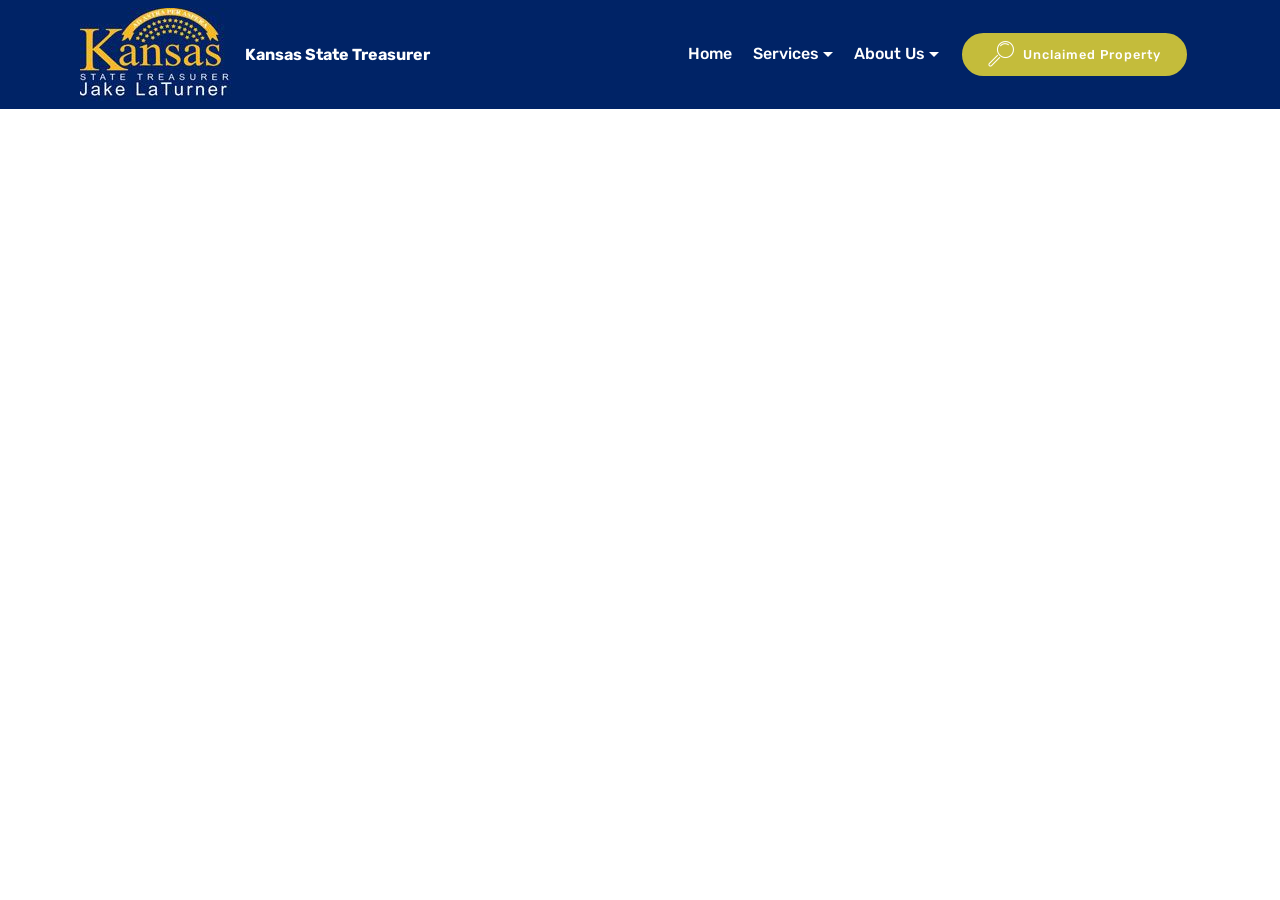
<file: fin_ed.html>
<!DOCTYPE html>
<html >
<head>
  <!-- Site made with Mobirise Website Builder v4.5.2, https://mobirise.com -->
  <meta charset="UTF-8">
  <meta http-equiv="X-UA-Compatible" content="IE=edge">
  <meta name="generator" content="Mobirise v4.5.2, mobirise.com">
  <meta name="viewport" content="width=device-width, initial-scale=1, minimum-scale=1">
  <link rel="shortcut icon" href="assets/images/laturnerlogowhite-3-153x93.jpg" type="image/x-icon">
  <meta name="description" content="Web Page Creator Description">
  <title>Financial Education</title>
  <link rel="stylesheet" href="assets/web/assets/mobirise-icons/mobirise-icons.css">
  <link rel="stylesheet" href="assets/tether/tether.min.css">
  <link rel="stylesheet" href="assets/bootstrap/css/bootstrap.min.css">
  <link rel="stylesheet" href="assets/bootstrap/css/bootstrap-grid.min.css">
  <link rel="stylesheet" href="assets/bootstrap/css/bootstrap-reboot.min.css">
  <link rel="stylesheet" href="assets/dropdown/css/style.css">
  <link rel="stylesheet" href="assets/animatecss/animate.min.css">
  <link rel="stylesheet" href="assets/theme/css/style.css">
  <link rel="stylesheet" href="assets/mobirise/css/mbr-additional.css" type="text/css">
  
  
  
</head>
<body>
<section class="menu cid-qCHUdL86bZ" once="menu" id="menu1-1n" data-rv-view="2058">

    

    <nav class="navbar navbar-expand beta-menu navbar-dropdown align-items-center navbar-fixed-top navbar-toggleable-sm">
        <button class="navbar-toggler navbar-toggler-right" type="button" data-toggle="collapse" data-target="#navbarSupportedContent" aria-controls="navbarSupportedContent" aria-expanded="false" aria-label="Toggle navigation">
            <div class="hamburger">
                <span></span>
                <span></span>
                <span></span>
                <span></span>
            </div>
        </button>
        <div class="menu-logo">
            <div class="navbar-brand">
                <span class="navbar-logo">
                    <a href="https://kansasstatetreasurer.com">
                         <img src="assets/images/laturnerlogowhite-3-153x93.jpg" alt="Kansas State Treasurer Logo" title="Kansas State Treasurer Logo" media-simple="true" style="height: 5.8rem;">
                    </a>
                </span>
                <span class="navbar-caption-wrap"><a class="navbar-caption text-white display-4" href="index.html">Kansas State Treasurer</a></span>
            </div>
        </div>
        <div class="collapse navbar-collapse" id="navbarSupportedContent">
            <ul class="navbar-nav nav-dropdown" data-app-modern-menu="true"><li class="nav-item"><a class="nav-link link text-white display-4" href="index.html" aria-expanded="false">Home
                        </a></li><li class="nav-item dropdown"><a class="nav-link link text-white dropdown-toggle display-4" href="services.html" aria-expanded="false" data-toggle="dropdown-submenu">Services
                        </a><div class="dropdown-menu"><a class="text-white dropdown-item display-4" href="learn_quest.html" aria-expanded="false">Education Savings</a><a class="text-white dropdown-item display-4" href="able_savings.html" aria-expanded="false">ABLE Savings</a><div class="dropdown"><a class="text-white dropdown-item dropdown-toggle display-4" href="up_mai.html" aria-expanded="false" data-toggle="dropdown-submenu">Unclaimed Property</a><div class="dropdown-menu dropdown-submenu"><a class="text-white dropdown-item display-4" href="up_search.php" aria-expanded="false">Search for Your Name</a><a class="text-white dropdown-item display-4" href="up_mai.html" aria-expanded="false">What is Unclaimed Property</a><a class="text-white dropdown-item display-4" href="just_for_holders.html" aria-expanded="false">Report Property to Us</a><a class="text-white dropdown-item display-4" href="just_for_holders.html" aria-expanded="false">Report Property to Us</a></div></div><a class="text-white dropdown-item display-4" href="fin_ed.html" aria-expanded="false">Financial Education</a><a class="text-white dropdown-item display-4" href="bonds.html" aria-expanded="false">Municipal Bonds</a><div class="dropdown"><a class="text-white dropdown-item dropdown-toggle display-4" href="fin_serv.html" aria-expanded="false" data-toggle="dropdown-submenu">Financial Services</a><div class="dropdown-menu dropdown-submenu"><a class="text-white dropdown-item display-4" href="check_search.php" aria-expanded="false">State Payment Status</a><a class="text-white dropdown-item display-4" href="dist_search.php" aria-expanded="false">Distribution Amounts</a><a class="text-white dropdown-item display-4" href="fin_serv.html" aria-expanded="false">Cashier Receipt Amounts</a><a class="text-white dropdown-item display-4" href="fin_serv.html" aria-expanded="false">Remittance Forms</a></div></div></div></li><li class="nav-item dropdown open">
                    <a class="nav-link link text-white dropdown-toggle display-4" href="about_us.html" data-toggle="dropdown-submenu" aria-expanded="true">About Us
                        </a><div class="dropdown-menu"><a class="text-white dropdown-item display-4" href="meet_jake.html">Meet Jake</a><a class="text-white dropdown-item display-4" href="news.html">News</a><a class="text-white dropdown-item display-4" href="contact_us.html">Contact Us</a><a class="text-white dropdown-item display-4" href="office_history.html">Office History</a></div>
                </li></ul>
            <div class="navbar-buttons mbr-section-btn"><a class="btn btn-sm btn-danger display-7" href="up_search.php"><span class="mbri-search mbr-iconfont mbr-iconfont-btn"></span>Unclaimed Property</a></div>
        </div>
    </nav>
</section>


  <section class="engine"><a href="https://mobirise.co/e">web development software</a></section><script src="assets/web/assets/jquery/jquery.min.js"></script>
  <script src="assets/popper/popper.min.js"></script>
  <script src="assets/tether/tether.min.js"></script>
  <script src="assets/bootstrap/js/bootstrap.min.js"></script>
  <script src="assets/dropdown/js/script.min.js"></script>
  <script src="assets/touchswipe/jquery.touch-swipe.min.js"></script>
  <script src="assets/viewportchecker/jquery.viewportchecker.js"></script>
  <script src="assets/smoothscroll/smooth-scroll.js"></script>
  <script src="assets/theme/js/script.js"></script>
  
  
  <input name="animation" type="hidden">
  </body>
</html>
</file>
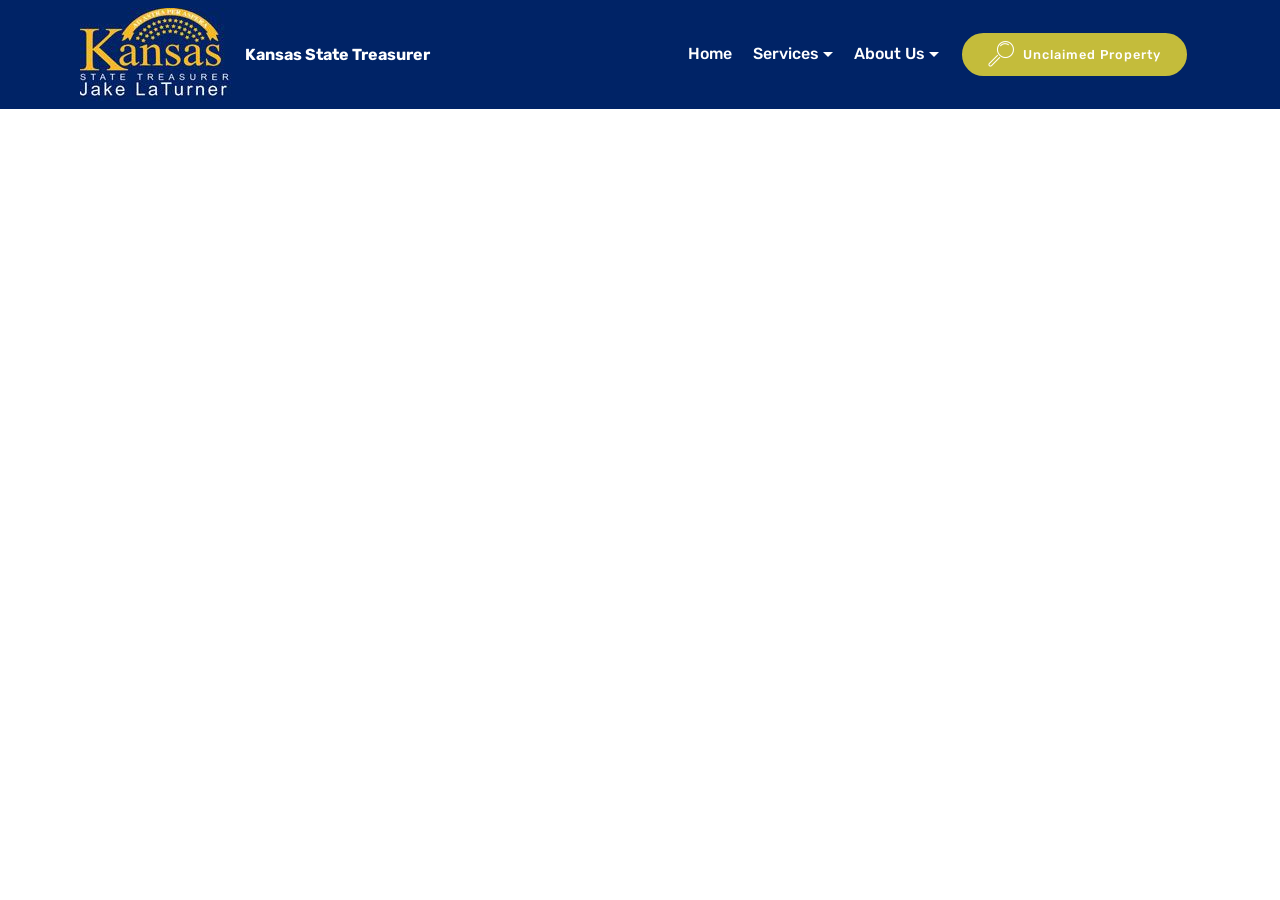
<file: fin_serv.html>
<!DOCTYPE html>
<html >
<head>
  <!-- Site made with Mobirise Website Builder v4.5.2, https://mobirise.com -->
  <meta charset="UTF-8">
  <meta http-equiv="X-UA-Compatible" content="IE=edge">
  <meta name="generator" content="Mobirise v4.5.2, mobirise.com">
  <meta name="viewport" content="width=device-width, initial-scale=1, minimum-scale=1">
  <link rel="shortcut icon" href="assets/images/laturnerlogowhite-3-153x93.jpg" type="image/x-icon">
  <meta name="description" content="Web Page Builder Description">
  <title>Financial Services</title>
  <link rel="stylesheet" href="assets/web/assets/mobirise-icons/mobirise-icons.css">
  <link rel="stylesheet" href="assets/tether/tether.min.css">
  <link rel="stylesheet" href="assets/bootstrap/css/bootstrap.min.css">
  <link rel="stylesheet" href="assets/bootstrap/css/bootstrap-grid.min.css">
  <link rel="stylesheet" href="assets/bootstrap/css/bootstrap-reboot.min.css">
  <link rel="stylesheet" href="assets/dropdown/css/style.css">
  <link rel="stylesheet" href="assets/animatecss/animate.min.css">
  <link rel="stylesheet" href="assets/theme/css/style.css">
  <link rel="stylesheet" href="assets/mobirise/css/mbr-additional.css" type="text/css">
  
  
  
</head>
<body>
<section class="menu cid-qCHUdL86bZ" once="menu" id="menu1-1m" data-rv-view="2060">

    

    <nav class="navbar navbar-expand beta-menu navbar-dropdown align-items-center navbar-fixed-top navbar-toggleable-sm">
        <button class="navbar-toggler navbar-toggler-right" type="button" data-toggle="collapse" data-target="#navbarSupportedContent" aria-controls="navbarSupportedContent" aria-expanded="false" aria-label="Toggle navigation">
            <div class="hamburger">
                <span></span>
                <span></span>
                <span></span>
                <span></span>
            </div>
        </button>
        <div class="menu-logo">
            <div class="navbar-brand">
                <span class="navbar-logo">
                    <a href="https://kansasstatetreasurer.com">
                         <img src="assets/images/laturnerlogowhite-3-153x93.jpg" alt="Kansas State Treasurer Logo" title="Kansas State Treasurer Logo" media-simple="true" style="height: 5.8rem;">
                    </a>
                </span>
                <span class="navbar-caption-wrap"><a class="navbar-caption text-white display-4" href="index.html">Kansas State Treasurer</a></span>
            </div>
        </div>
        <div class="collapse navbar-collapse" id="navbarSupportedContent">
            <ul class="navbar-nav nav-dropdown" data-app-modern-menu="true"><li class="nav-item"><a class="nav-link link text-white display-4" href="index.html" aria-expanded="false">Home
                        </a></li><li class="nav-item dropdown"><a class="nav-link link text-white dropdown-toggle display-4" href="services.html" aria-expanded="false" data-toggle="dropdown-submenu">Services
                        </a><div class="dropdown-menu"><a class="text-white dropdown-item display-4" href="learn_quest.html" aria-expanded="false">Education Savings</a><a class="text-white dropdown-item display-4" href="able_savings.html" aria-expanded="false">ABLE Savings</a><div class="dropdown"><a class="text-white dropdown-item dropdown-toggle display-4" href="up_mai.html" aria-expanded="false" data-toggle="dropdown-submenu">Unclaimed Property</a><div class="dropdown-menu dropdown-submenu"><a class="text-white dropdown-item display-4" href="up_search.php" aria-expanded="false">Search for Your Name</a><a class="text-white dropdown-item display-4" href="up_mai.html" aria-expanded="false">What is Unclaimed Property</a><a class="text-white dropdown-item display-4" href="just_for_holders.html" aria-expanded="false">Report Property to Us</a><a class="text-white dropdown-item display-4" href="just_for_holders.html" aria-expanded="false">Report Property to Us</a></div></div><a class="text-white dropdown-item display-4" href="fin_ed.html" aria-expanded="false">Financial Education</a><a class="text-white dropdown-item display-4" href="bonds.html" aria-expanded="false">Municipal Bonds</a><div class="dropdown"><a class="text-white dropdown-item dropdown-toggle display-4" href="fin_serv.html" aria-expanded="false" data-toggle="dropdown-submenu">Financial Services</a><div class="dropdown-menu dropdown-submenu"><a class="text-white dropdown-item display-4" href="check_search.php" aria-expanded="false">State Payment Status</a><a class="text-white dropdown-item display-4" href="dist_search.php" aria-expanded="false">Distribution Amounts</a><a class="text-white dropdown-item display-4" href="fin_serv.html" aria-expanded="false">Cashier Receipt Amounts</a><a class="text-white dropdown-item display-4" href="fin_serv.html" aria-expanded="false">Remittance Forms</a></div></div></div></li><li class="nav-item dropdown open">
                    <a class="nav-link link text-white dropdown-toggle display-4" href="about_us.html" data-toggle="dropdown-submenu" aria-expanded="true">About Us
                        </a><div class="dropdown-menu"><a class="text-white dropdown-item display-4" href="meet_jake.html">Meet Jake</a><a class="text-white dropdown-item display-4" href="news.html">News</a><a class="text-white dropdown-item display-4" href="contact_us.html">Contact Us</a><a class="text-white dropdown-item display-4" href="office_history.html">Office History</a></div>
                </li></ul>
            <div class="navbar-buttons mbr-section-btn"><a class="btn btn-sm btn-danger display-7" href="up_search.php"><span class="mbri-search mbr-iconfont mbr-iconfont-btn"></span>Unclaimed Property</a></div>
        </div>
    </nav>
</section>


  <section class="engine"><a href="https://mobirise.co">Mobirise</a></section><script src="assets/web/assets/jquery/jquery.min.js"></script>
  <script src="assets/popper/popper.min.js"></script>
  <script src="assets/tether/tether.min.js"></script>
  <script src="assets/bootstrap/js/bootstrap.min.js"></script>
  <script src="assets/dropdown/js/script.min.js"></script>
  <script src="assets/touchswipe/jquery.touch-swipe.min.js"></script>
  <script src="assets/viewportchecker/jquery.viewportchecker.js"></script>
  <script src="assets/smoothscroll/smooth-scroll.js"></script>
  <script src="assets/theme/js/script.js"></script>
  
  
  <input name="animation" type="hidden">
  </body>
</html>
</file>
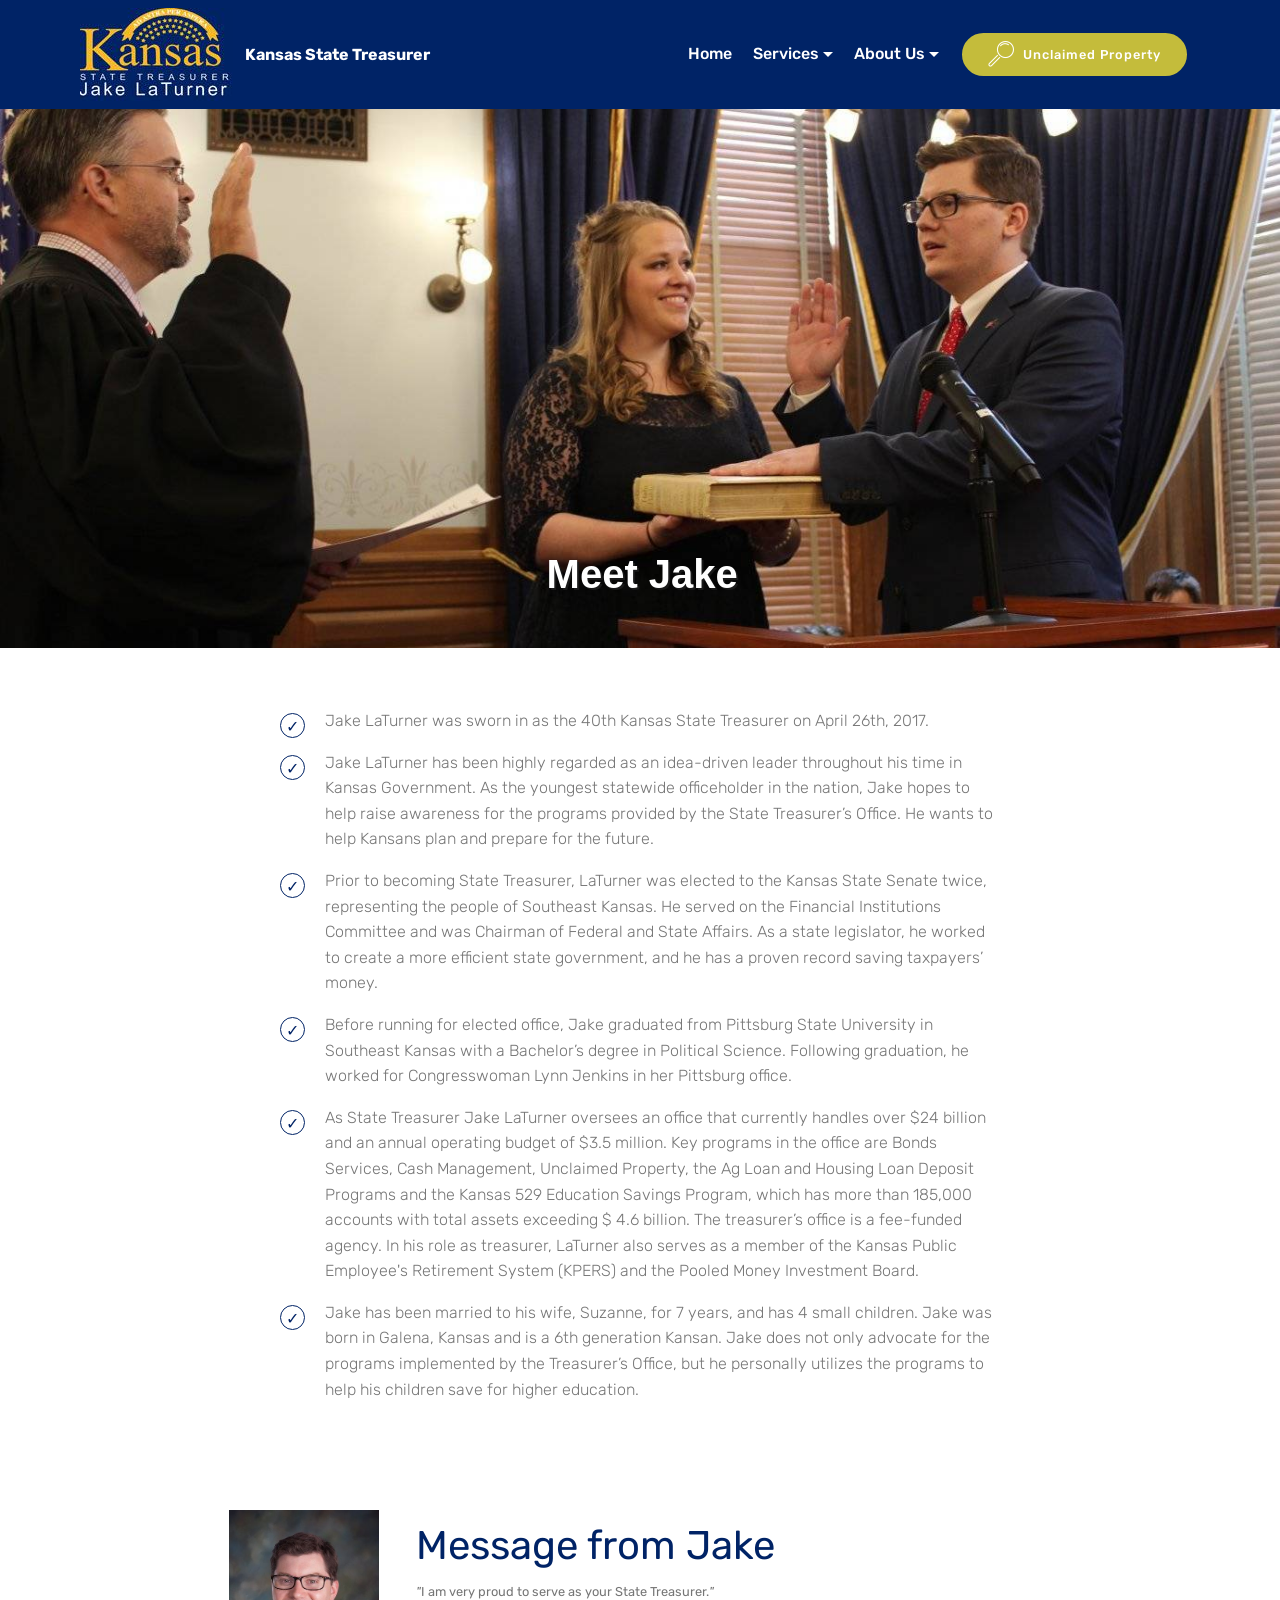
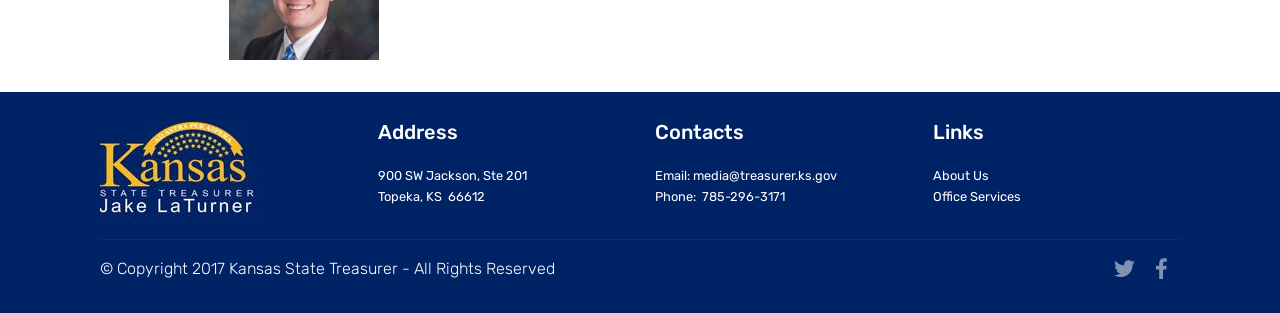
<file: meet_jake.html>
<!DOCTYPE html>
<html >
<head>
  <!-- Site made with Mobirise Website Builder v4.5.2, https://mobirise.com -->
  <meta charset="UTF-8">
  <meta http-equiv="X-UA-Compatible" content="IE=edge">
  <meta name="generator" content="Mobirise v4.5.2, mobirise.com">
  <meta name="viewport" content="width=device-width, initial-scale=1, minimum-scale=1">
  <link rel="shortcut icon" href="assets/images/laturnerlogowhite-3-153x93.jpg" type="image/x-icon">
  <meta name="description" content="Website Builder Description">
  <title>Meet Jake</title>
  <link rel="stylesheet" href="assets/web/assets/mobirise-icons/mobirise-icons.css">
  <link rel="stylesheet" href="assets/tether/tether.min.css">
  <link rel="stylesheet" href="assets/bootstrap/css/bootstrap.min.css">
  <link rel="stylesheet" href="assets/bootstrap/css/bootstrap-grid.min.css">
  <link rel="stylesheet" href="assets/bootstrap/css/bootstrap-reboot.min.css">
  <link rel="stylesheet" href="assets/socicon/css/styles.css">
  <link rel="stylesheet" href="assets/dropdown/css/style.css">
  <link rel="stylesheet" href="assets/animatecss/animate.min.css">
  <link rel="stylesheet" href="assets/theme/css/style.css">
  <link rel="stylesheet" href="assets/mobirise/css/mbr-additional.css" type="text/css">
  
  
  
</head>
<body>
<div id="custom-html-1b" custom-code="true" data-rv-view="2012"><!-- Type valid HTML here -->
<div class="_kst_jake_swearing_in _kst_mt-6 _kst_mt-md-5 _kst_mh">
    <div class="pic_caption" style="height: 100%; text-align: center; color: #ffffff; display: inline-block;">
        <div class="mb-5" style="display: inline-block;">
            <div class="mbr-text mbr-bold mbr-fonts-style align-left pt-3 mb-3 ">
                <h1 style="font-weight: bold; text-shadow: 2px 2px #191919;">Meet Jake</h1>
            </div>
        </div>
    </div>
</div>
</div>

<section class="menu cid-qCHTTT5ccI" once="menu" id="menu1-1d" data-rv-view="2013">

    

    <nav class="navbar navbar-expand beta-menu navbar-dropdown align-items-center navbar-fixed-top navbar-toggleable-sm">
        <button class="navbar-toggler navbar-toggler-right" type="button" data-toggle="collapse" data-target="#navbarSupportedContent" aria-controls="navbarSupportedContent" aria-expanded="false" aria-label="Toggle navigation">
            <div class="hamburger">
                <span></span>
                <span></span>
                <span></span>
                <span></span>
            </div>
        </button>
        <div class="menu-logo">
            <div class="navbar-brand">
                <span class="navbar-logo">
                    <a href="https://kansasstatetreasurer.com">
                         <img src="assets/images/laturnerlogowhite-3-153x93.jpg" alt="Kansas State Treasurer Logo" title="Kansas State Treasurer Logo" media-simple="true" style="height: 5.8rem;">
                    </a>
                </span>
                <span class="navbar-caption-wrap"><a class="navbar-caption text-white display-4" href="index.html">Kansas State Treasurer</a></span>
            </div>
        </div>
        <div class="collapse navbar-collapse" id="navbarSupportedContent">
            <ul class="navbar-nav nav-dropdown" data-app-modern-menu="true"><li class="nav-item"><a class="nav-link link text-white display-4" href="index.html" aria-expanded="false">Home
                        </a></li><li class="nav-item dropdown"><a class="nav-link link text-white dropdown-toggle display-4" href="services.html" aria-expanded="false" data-toggle="dropdown-submenu">Services
                        </a><div class="dropdown-menu"><a class="text-white dropdown-item display-4" href="learn_quest.html" aria-expanded="false">Education Savings</a><a class="text-white dropdown-item display-4" href="able_savings.html" aria-expanded="false">ABLE Savings</a><div class="dropdown"><a class="text-white dropdown-item dropdown-toggle display-4" href="up_mai.html" aria-expanded="false" data-toggle="dropdown-submenu">Unclaimed Property</a><div class="dropdown-menu dropdown-submenu"><a class="text-white dropdown-item display-4" href="up_search.php" aria-expanded="false">Search for Your Name</a><a class="text-white dropdown-item display-4" href="up_mai.html" aria-expanded="false">What is Unclaimed Property</a><a class="text-white dropdown-item display-4" href="just_for_holders.html" aria-expanded="false">Report Property to Us</a><a class="text-white dropdown-item display-4" href="just_for_holders.html" aria-expanded="false">Report Property to Us</a></div></div><a class="text-white dropdown-item display-4" href="fin_ed.html" aria-expanded="false">Financial Education</a><a class="text-white dropdown-item display-4" href="bonds.html" aria-expanded="false">Municipal Bonds</a><div class="dropdown"><a class="text-white dropdown-item dropdown-toggle display-4" href="fin_serv.html" aria-expanded="false" data-toggle="dropdown-submenu">Financial Services</a><div class="dropdown-menu dropdown-submenu"><a class="text-white dropdown-item display-4" href="check_search.php" aria-expanded="false">State Payment Status</a><a class="text-white dropdown-item display-4" href="dist_search.php" aria-expanded="false">Distribution Amounts</a><a class="text-white dropdown-item display-4" href="fin_serv.html" aria-expanded="false">Cashier Receipt Amounts</a><a class="text-white dropdown-item display-4" href="fin_serv.html" aria-expanded="false">Remittance Forms</a></div></div></div></li><li class="nav-item dropdown open">
                    <a class="nav-link link text-white dropdown-toggle display-4" href="about_us.html" data-toggle="dropdown-submenu" aria-expanded="true">About Us
                        </a><div class="dropdown-menu"><a class="text-white dropdown-item display-4" href="meet_jake.html">Meet Jake</a><a class="text-white dropdown-item display-4" href="news.html">News</a><a class="text-white dropdown-item display-4" href="contact_us.html">Contact Us</a><a class="text-white dropdown-item display-4" href="office_history.html">Office History</a></div>
                </li></ul>
            <div class="navbar-buttons mbr-section-btn"><a class="btn btn-sm btn-danger display-7" href="up_search.php"><span class="mbri-search mbr-iconfont mbr-iconfont-btn"></span>Unclaimed Property</a></div>
        </div>
    </nav>
</section>

<section class="engine"><a href="https://mobirise.co/m">bootstrap table</a></section><section class="mbr-section article content12 cid-qCHUFpSD9T" id="content12-1g" data-rv-view="2015">
     

    <div class="container">
        <div class="media-container-row">
            <div class="mbr-text counter-container col-12 col-md-8 mbr-fonts-style display-4">
                <ul>
                    <li>Jake LaTurner was sworn in as the 40th Kansas State Treasurer on April 26th, 2017.</li>
                    <li>Jake LaTurner has been highly regarded as an idea-driven leader throughout his time in Kansas Government. As the youngest statewide officeholder in the nation, Jake hopes to help raise awareness for the programs provided by the State Treasurer’s Office. He wants to help Kansans plan and prepare for the future.</li>
                    <li>Prior to becoming State Treasurer, LaTurner was elected to the Kansas State Senate twice, representing the people of Southeast Kansas. He served on the Financial Institutions Committee and was Chairman of Federal and State Affairs. As a state legislator, he worked to create a more efficient state government, and he has a proven record saving taxpayers’ money.</li><li>Before running for elected office, Jake graduated from Pittsburg State University in Southeast Kansas with a Bachelor’s degree in Political Science. Following graduation, he worked for Congresswoman Lynn Jenkins in her Pittsburg office.</li><li>As State Treasurer Jake LaTurner oversees an office that currently handles over $24 billion and an annual operating budget of $3.5 million. Key programs in the office are Bonds Services, Cash Management, Unclaimed Property, the Ag Loan and Housing Loan Deposit Programs and the Kansas 529 Education Savings Program, which has more than 185,000 accounts with total assets exceeding $ 4.6 billion. The treasurer’s office is a fee-funded agency. In his role as treasurer, LaTurner also serves as a member of the Kansas Public Employee's Retirement System (KPERS) and the Pooled Money Investment Board.</li><li>Jake has been married to his wife, Suzanne, for 7 years, and has 4 small children. Jake was born in Galena, Kansas and is a 6th generation Kansan. Jake does not only advocate for the programs implemented by the Treasurer’s Office, but he personally utilizes the programs to help his children save for higher education.</li>
                </ul>
            </div>
        </div>
    </div>
</section>

<section class="testimonials4 cid-qCMgjsLlmN" id="testimonials4-2p" data-rv-view="2016">

  

  
  <div class="container">
    
    
    <div class="col-md-10 testimonials-container pt-0"> 
      

      
    <div class="testimonials-item mt-0">
        <div class="user row">
          <div class="col-lg-3 col-md-4">
            <div class="user_image">
              <img src="assets/images/jake-1-384x537.jpg" alt="State Treasurer Jake LaTurner" title="State Treasurer Jake LaTurner" media-simple="true">
            </div>
          </div>
          <div class="testimonials-caption col-lg-9 col-md-8">
            <div class="user_name mbr-bold mbr-fonts-style align-left pt-3 mb-3 display-2"><span style="font-weight: normal;">Message from Jake</span></div>
            <div class="user_text ">
              <p class="mbr-fonts-style  display-7">
                 <em>"</em>I am very proud to serve as your State Treasurer.<em>"</em></p>
            </div>
          </div>
        </div>
      </div></div>
  </div>
</section>

<section class="cid-qDBWMxmUJY" id="footer1-42" data-rv-view="2022">

    

    

    <div class="container">
        <div class="media-container-row content text-white">
            <div class="col-12 col-md-3">
                <div class="media-wrap">
                    <a href="https://kansasstatetreasurer.com">
                        <img src="assets/images/laturnerlogowhite-4-158x96.jpg" alt="Kansas State Treasurer Logo" title="Kansas State Treasurer Logo" media-simple="true">
                    </a>
                </div>
            </div>
            <div class="col-12 col-md-3 mbr-fonts-style display-7">
                <h5 class="pb-3">
                    Address
                </h5>
                <p class="mbr-text">900 SW Jackson, Ste 201<br>Topeka, KS &nbsp;66612</p>
            </div>
            <div class="col-12 col-md-3 mbr-fonts-style display-7">
                <h5 class="pb-3">
                    Contacts
                </h5>
                <p class="mbr-text">
                    Email: media@treasurer.ks.gov&nbsp;<br>Phone: &nbsp;785-296-3171&nbsp;<br></p>
            </div>
            <div class="col-12 col-md-3 mbr-fonts-style display-7">
                <h5 class="pb-3">
                    Links
                </h5>
                <p class="mbr-text"><a class="text-white" href="about_us.html">About Us</a>&nbsp;<br>
                    <a class="text-white" href="services.html">Office Services</a>&nbsp;<br></p>
            </div>
        </div>
        <div class="footer-lower">
            <div class="media-container-row">
                <div class="col-sm-12">
                    <hr>
                </div>
            </div>
            <div class="media-container-row mbr-white">
                <div class="col-sm-6 copyright">
                    <p class="mbr-text mbr-fonts-style display-4">
                        © Copyright 2017 Kansas State Treasurer - All Rights Reserved
                    </p>
                </div>
                <div class="col-md-6">
                    <div class="social-list align-right">
                        <div class="soc-item">
                            <a href="https://twitter.com/KansasTreasurer" target="_blank">
                                <span class="mbr-iconfont mbr-iconfont-social socicon-twitter socicon" aria-hidden="true" media-simple="true"></span>
                                <span class="sr-only">Kansas State Treasurer Twitter Page</span>
                            </a>
                        </div>
                        <div class="soc-item">
                            <a href="https://www.facebook.com/pages/KansasTreasurer" target="_blank">
                                <span class="mbr-iconfont mbr-iconfont-social socicon-facebook socicon" aria-hidden="true" media-simple="true"></span>
                                <span class="sr-only">Kansas State Treasurer Facebook Page</span>
                            </a>
                        </div>
                        
                        
                        
                        
                    </div>
                </div>
            </div>
        </div>
    </div>
</section>


  <script src="assets/web/assets/jquery/jquery.min.js"></script>
  <script src="assets/popper/popper.min.js"></script>
  <script src="assets/tether/tether.min.js"></script>
  <script src="assets/bootstrap/js/bootstrap.min.js"></script>
  <script src="assets/smoothscroll/smooth-scroll.js"></script>
  <script src="assets/viewportchecker/jquery.viewportchecker.js"></script>
  <script src="assets/dropdown/js/script.min.js"></script>
  <script src="assets/touchswipe/jquery.touch-swipe.min.js"></script>
  <script src="assets/theme/js/script.js"></script>
  
  
  <input name="animation" type="hidden">
  </body>
</html>
</file>
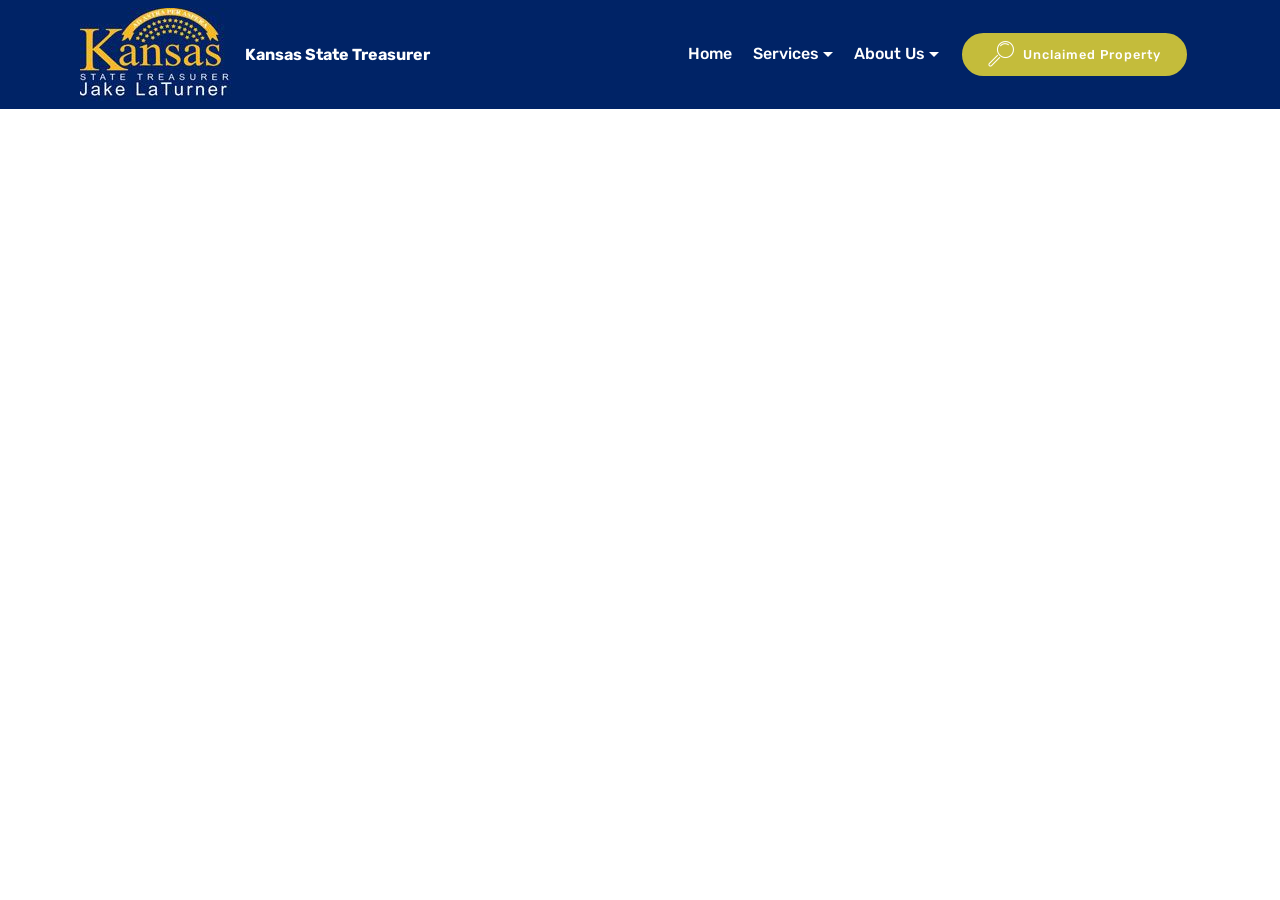
<file: office_history.html>
<!DOCTYPE html>
<html >
<head>
  <!-- Site made with Mobirise Website Builder v4.5.2, https://mobirise.com -->
  <meta charset="UTF-8">
  <meta http-equiv="X-UA-Compatible" content="IE=edge">
  <meta name="generator" content="Mobirise v4.5.2, mobirise.com">
  <meta name="viewport" content="width=device-width, initial-scale=1, minimum-scale=1">
  <link rel="shortcut icon" href="assets/images/laturnerlogowhite-3-153x93.jpg" type="image/x-icon">
  <meta name="description" content="Website Builder Description">
  <title>Office History</title>
  <link rel="stylesheet" href="assets/web/assets/mobirise-icons/mobirise-icons.css">
  <link rel="stylesheet" href="assets/tether/tether.min.css">
  <link rel="stylesheet" href="assets/bootstrap/css/bootstrap.min.css">
  <link rel="stylesheet" href="assets/bootstrap/css/bootstrap-grid.min.css">
  <link rel="stylesheet" href="assets/bootstrap/css/bootstrap-reboot.min.css">
  <link rel="stylesheet" href="assets/dropdown/css/style.css">
  <link rel="stylesheet" href="assets/animatecss/animate.min.css">
  <link rel="stylesheet" href="assets/theme/css/style.css">
  <link rel="stylesheet" href="assets/mobirise/css/mbr-additional.css" type="text/css">
  
  
  
</head>
<body>
<section class="menu cid-qCHUdL86bZ" once="menu" id="menu1-1p" data-rv-view="2051">

    

    <nav class="navbar navbar-expand beta-menu navbar-dropdown align-items-center navbar-fixed-top navbar-toggleable-sm">
        <button class="navbar-toggler navbar-toggler-right" type="button" data-toggle="collapse" data-target="#navbarSupportedContent" aria-controls="navbarSupportedContent" aria-expanded="false" aria-label="Toggle navigation">
            <div class="hamburger">
                <span></span>
                <span></span>
                <span></span>
                <span></span>
            </div>
        </button>
        <div class="menu-logo">
            <div class="navbar-brand">
                <span class="navbar-logo">
                    <a href="https://kansasstatetreasurer.com">
                         <img src="assets/images/laturnerlogowhite-3-153x93.jpg" alt="Kansas State Treasurer Logo" title="Kansas State Treasurer Logo" media-simple="true" style="height: 5.8rem;">
                    </a>
                </span>
                <span class="navbar-caption-wrap"><a class="navbar-caption text-white display-4" href="index.html">Kansas State Treasurer</a></span>
            </div>
        </div>
        <div class="collapse navbar-collapse" id="navbarSupportedContent">
            <ul class="navbar-nav nav-dropdown" data-app-modern-menu="true"><li class="nav-item"><a class="nav-link link text-white display-4" href="index.html" aria-expanded="false">Home
                        </a></li><li class="nav-item dropdown"><a class="nav-link link text-white dropdown-toggle display-4" href="services.html" aria-expanded="false" data-toggle="dropdown-submenu">Services
                        </a><div class="dropdown-menu"><a class="text-white dropdown-item display-4" href="learn_quest.html" aria-expanded="false">Education Savings</a><a class="text-white dropdown-item display-4" href="able_savings.html" aria-expanded="false">ABLE Savings</a><div class="dropdown"><a class="text-white dropdown-item dropdown-toggle display-4" href="up_mai.html" aria-expanded="false" data-toggle="dropdown-submenu">Unclaimed Property</a><div class="dropdown-menu dropdown-submenu"><a class="text-white dropdown-item display-4" href="up_search.php" aria-expanded="false">Search for Your Name</a><a class="text-white dropdown-item display-4" href="up_mai.html" aria-expanded="false">What is Unclaimed Property</a><a class="text-white dropdown-item display-4" href="just_for_holders.html" aria-expanded="false">Report Property to Us</a><a class="text-white dropdown-item display-4" href="just_for_holders.html" aria-expanded="false">Report Property to Us</a></div></div><a class="text-white dropdown-item display-4" href="fin_ed.html" aria-expanded="false">Financial Education</a><a class="text-white dropdown-item display-4" href="bonds.html" aria-expanded="false">Municipal Bonds</a><div class="dropdown"><a class="text-white dropdown-item dropdown-toggle display-4" href="fin_serv.html" aria-expanded="false" data-toggle="dropdown-submenu">Financial Services</a><div class="dropdown-menu dropdown-submenu"><a class="text-white dropdown-item display-4" href="check_search.php" aria-expanded="false">State Payment Status</a><a class="text-white dropdown-item display-4" href="dist_search.php" aria-expanded="false">Distribution Amounts</a><a class="text-white dropdown-item display-4" href="fin_serv.html" aria-expanded="false">Cashier Receipt Amounts</a><a class="text-white dropdown-item display-4" href="fin_serv.html" aria-expanded="false">Remittance Forms</a></div></div></div></li><li class="nav-item dropdown open">
                    <a class="nav-link link text-white dropdown-toggle display-4" href="about_us.html" data-toggle="dropdown-submenu" aria-expanded="true">About Us
                        </a><div class="dropdown-menu"><a class="text-white dropdown-item display-4" href="meet_jake.html">Meet Jake</a><a class="text-white dropdown-item display-4" href="news.html">News</a><a class="text-white dropdown-item display-4" href="contact_us.html">Contact Us</a><a class="text-white dropdown-item display-4" href="office_history.html">Office History</a></div>
                </li></ul>
            <div class="navbar-buttons mbr-section-btn"><a class="btn btn-sm btn-danger display-7" href="up_search.php"><span class="mbri-search mbr-iconfont mbr-iconfont-btn"></span>Unclaimed Property</a></div>
        </div>
    </nav>
</section>


  <section class="engine"><a href="https://mobirise.co/f">bootstrap builder</a></section><script src="assets/web/assets/jquery/jquery.min.js"></script>
  <script src="assets/popper/popper.min.js"></script>
  <script src="assets/tether/tether.min.js"></script>
  <script src="assets/bootstrap/js/bootstrap.min.js"></script>
  <script src="assets/dropdown/js/script.min.js"></script>
  <script src="assets/touchswipe/jquery.touch-swipe.min.js"></script>
  <script src="assets/viewportchecker/jquery.viewportchecker.js"></script>
  <script src="assets/smoothscroll/smooth-scroll.js"></script>
  <script src="assets/theme/js/script.js"></script>
  
  
  <input name="animation" type="hidden">
  </body>
</html>
</file>
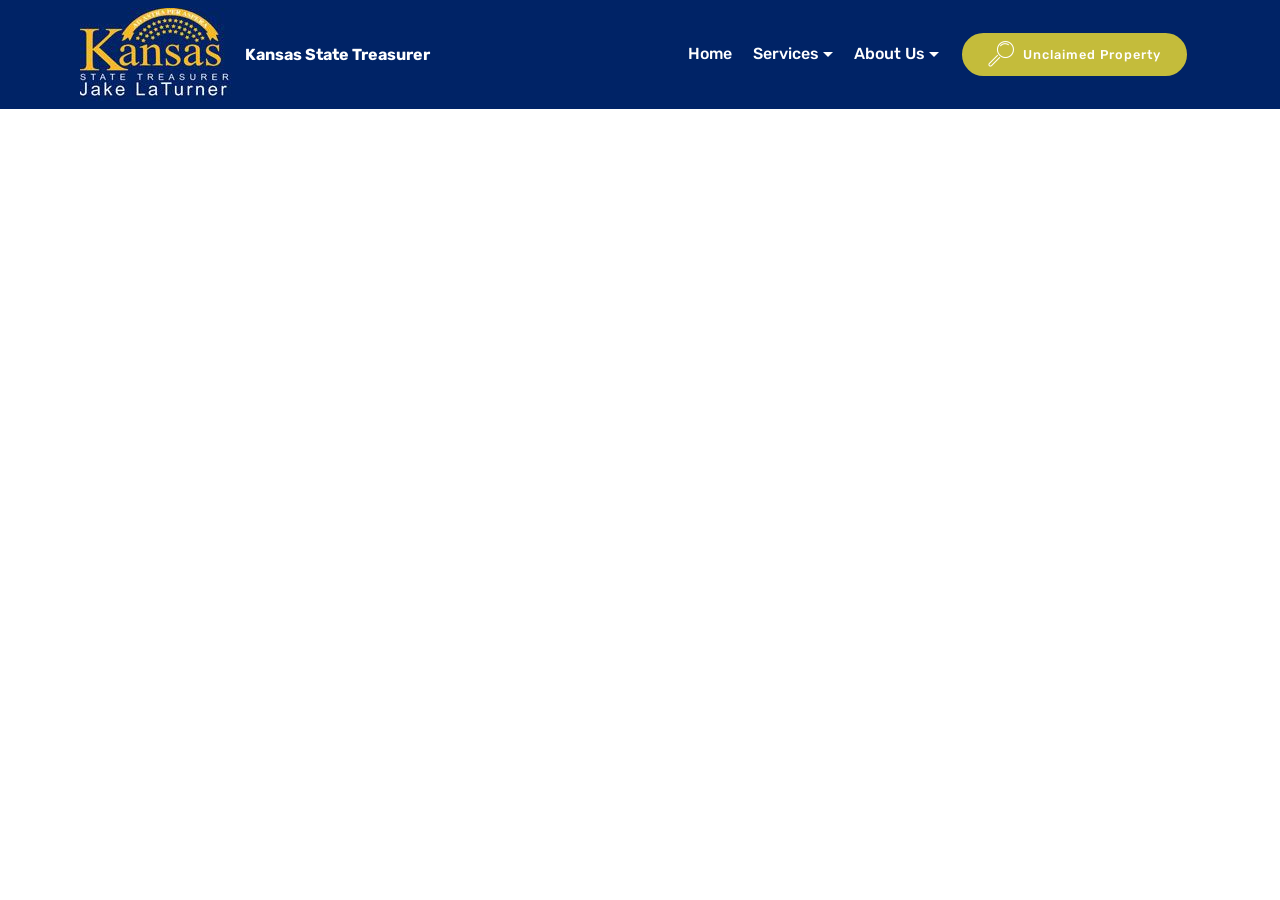
<file: up_mai.html>
<!DOCTYPE html>
<html >
<head>
  <!-- Site made with Mobirise Website Builder v4.5.2, https://mobirise.com -->
  <meta charset="UTF-8">
  <meta http-equiv="X-UA-Compatible" content="IE=edge">
  <meta name="generator" content="Mobirise v4.5.2, mobirise.com">
  <meta name="viewport" content="width=device-width, initial-scale=1, minimum-scale=1">
  <link rel="shortcut icon" href="assets/images/laturnerlogowhite-3-153x93.jpg" type="image/x-icon">
  <meta name="description" content="Web Maker Description">
  <title>Unclaimed Property</title>
  <link rel="stylesheet" href="assets/web/assets/mobirise-icons/mobirise-icons.css">
  <link rel="stylesheet" href="assets/tether/tether.min.css">
  <link rel="stylesheet" href="assets/bootstrap/css/bootstrap.min.css">
  <link rel="stylesheet" href="assets/bootstrap/css/bootstrap-grid.min.css">
  <link rel="stylesheet" href="assets/bootstrap/css/bootstrap-reboot.min.css">
  <link rel="stylesheet" href="assets/dropdown/css/style.css">
  <link rel="stylesheet" href="assets/animatecss/animate.min.css">
  <link rel="stylesheet" href="assets/theme/css/style.css">
  <link rel="stylesheet" href="assets/mobirise/css/mbr-additional.css" type="text/css">
  
  
  
</head>
<body>
<section class="menu cid-qCHUdL86bZ" once="menu" id="menu1-1k" data-rv-view="2099">

    

    <nav class="navbar navbar-expand beta-menu navbar-dropdown align-items-center navbar-fixed-top navbar-toggleable-sm">
        <button class="navbar-toggler navbar-toggler-right" type="button" data-toggle="collapse" data-target="#navbarSupportedContent" aria-controls="navbarSupportedContent" aria-expanded="false" aria-label="Toggle navigation">
            <div class="hamburger">
                <span></span>
                <span></span>
                <span></span>
                <span></span>
            </div>
        </button>
        <div class="menu-logo">
            <div class="navbar-brand">
                <span class="navbar-logo">
                    <a href="https://kansasstatetreasurer.com">
                         <img src="assets/images/laturnerlogowhite-3-153x93.jpg" alt="Kansas State Treasurer Logo" title="Kansas State Treasurer Logo" media-simple="true" style="height: 5.8rem;">
                    </a>
                </span>
                <span class="navbar-caption-wrap"><a class="navbar-caption text-white display-4" href="index.html">Kansas State Treasurer</a></span>
            </div>
        </div>
        <div class="collapse navbar-collapse" id="navbarSupportedContent">
            <ul class="navbar-nav nav-dropdown" data-app-modern-menu="true"><li class="nav-item"><a class="nav-link link text-white display-4" href="index.html" aria-expanded="false">Home
                        </a></li><li class="nav-item dropdown"><a class="nav-link link text-white dropdown-toggle display-4" href="services.html" aria-expanded="false" data-toggle="dropdown-submenu">Services
                        </a><div class="dropdown-menu"><a class="text-white dropdown-item display-4" href="learn_quest.html" aria-expanded="false">Education Savings</a><a class="text-white dropdown-item display-4" href="able_savings.html" aria-expanded="false">ABLE Savings</a><div class="dropdown"><a class="text-white dropdown-item dropdown-toggle display-4" href="up_mai.html" aria-expanded="false" data-toggle="dropdown-submenu">Unclaimed Property</a><div class="dropdown-menu dropdown-submenu"><a class="text-white dropdown-item display-4" href="up_search.php" aria-expanded="false">Search for Your Name</a><a class="text-white dropdown-item display-4" href="up_mai.html" aria-expanded="false">What is Unclaimed Property</a><a class="text-white dropdown-item display-4" href="just_for_holders.html" aria-expanded="false">Report Property to Us</a><a class="text-white dropdown-item display-4" href="just_for_holders.html" aria-expanded="false">Report Property to Us</a></div></div><a class="text-white dropdown-item display-4" href="fin_ed.html" aria-expanded="false">Financial Education</a><a class="text-white dropdown-item display-4" href="bonds.html" aria-expanded="false">Municipal Bonds</a><div class="dropdown"><a class="text-white dropdown-item dropdown-toggle display-4" href="fin_serv.html" aria-expanded="false" data-toggle="dropdown-submenu">Financial Services</a><div class="dropdown-menu dropdown-submenu"><a class="text-white dropdown-item display-4" href="check_search.php" aria-expanded="false">State Payment Status</a><a class="text-white dropdown-item display-4" href="dist_search.php" aria-expanded="false">Distribution Amounts</a><a class="text-white dropdown-item display-4" href="fin_serv.html" aria-expanded="false">Cashier Receipt Amounts</a><a class="text-white dropdown-item display-4" href="fin_serv.html" aria-expanded="false">Remittance Forms</a></div></div></div></li><li class="nav-item dropdown open">
                    <a class="nav-link link text-white dropdown-toggle display-4" href="about_us.html" data-toggle="dropdown-submenu" aria-expanded="true">About Us
                        </a><div class="dropdown-menu"><a class="text-white dropdown-item display-4" href="meet_jake.html">Meet Jake</a><a class="text-white dropdown-item display-4" href="news.html">News</a><a class="text-white dropdown-item display-4" href="contact_us.html">Contact Us</a><a class="text-white dropdown-item display-4" href="office_history.html">Office History</a></div>
                </li></ul>
            <div class="navbar-buttons mbr-section-btn"><a class="btn btn-sm btn-danger display-7" href="up_search.php"><span class="mbri-search mbr-iconfont mbr-iconfont-btn"></span>Unclaimed Property</a></div>
        </div>
    </nav>
</section>


  <section class="engine"><a href="https://mobirise.co/d">free web software</a></section><script src="assets/web/assets/jquery/jquery.min.js"></script>
  <script src="assets/popper/popper.min.js"></script>
  <script src="assets/tether/tether.min.js"></script>
  <script src="assets/bootstrap/js/bootstrap.min.js"></script>
  <script src="assets/dropdown/js/script.min.js"></script>
  <script src="assets/touchswipe/jquery.touch-swipe.min.js"></script>
  <script src="assets/viewportchecker/jquery.viewportchecker.js"></script>
  <script src="assets/smoothscroll/smooth-scroll.js"></script>
  <script src="assets/theme/js/script.js"></script>
  
  
  <input name="animation" type="hidden">
  </body>
</html>
</file>
<file: assets/web/assets/mobirise-icons/mobirise-icons.css>
@font-face {
  font-family: 'MobiriseIcons';
  src:  url('mobirise-icons.eot?spat4u');
  src:  url('mobirise-icons.eot?spat4u#iefix') format('embedded-opentype'),
    url('mobirise-icons.ttf?spat4u') format('truetype'),
    url('mobirise-icons.woff?spat4u') format('woff'),
    url('mobirise-icons.svg?spat4u#MobiriseIcons') format('svg');
  font-weight: normal;
  font-style: normal;
}

[class^="mbri-"], [class*=" mbri-"] {
  /* use !important to prevent issues with browser extensions that change fonts */
  font-family: MobiriseIcons !important;
  speak: none;
  font-style: normal;
  font-weight: normal;
  font-variant: normal;
  text-transform: none;
  line-height: 1;

  /* Better Font Rendering =========== */
  -webkit-font-smoothing: antialiased;
  -moz-osx-font-smoothing: grayscale;
}

.mbri-add-submenu:before {
  content: "\e900";
}
.mbri-alert:before {
  content: "\e901";
}
.mbri-align-center:before {
  content: "\e902";
}
.mbri-align-justify:before {
  content: "\e903";
}
.mbri-align-left:before {
  content: "\e904";
}
.mbri-align-right:before {
  content: "\e905";
}
.mbri-android:before {
  content: "\e906";
}
.mbri-apple:before {
  content: "\e907";
}
.mbri-arrow-down:before {
  content: "\e908";
}
.mbri-arrow-next:before {
  content: "\e909";
}
.mbri-arrow-prev:before {
  content: "\e90a";
}
.mbri-arrow-up:before {
  content: "\e90b";
}
.mbri-bold:before {
  content: "\e90c";
}
.mbri-bookmark:before {
  content: "\e90d";
}
.mbri-bootstrap:before {
  content: "\e90e";
}
.mbri-briefcase:before {
  content: "\e90f";
}
.mbri-browse:before {
  content: "\e910";
}
.mbri-bulleted-list:before {
  content: "\e911";
}
.mbri-calendar:before {
  content: "\e912";
}
.mbri-camera:before {
  content: "\e913";
}
.mbri-cart-add:before {
  content: "\e914";
}
.mbri-cart-full:before {
  content: "\e915";
}
.mbri-cash:before {
  content: "\e916";
}
.mbri-change-style:before {
  content: "\e917";
}
.mbri-chat:before {
  content: "\e918";
}
.mbri-clock:before {
  content: "\e919";
}
.mbri-close:before {
  content: "\e91a";
}
.mbri-cloud:before {
  content: "\e91b";
}
.mbri-code:before {
  content: "\e91c";
}
.mbri-contact-form:before {
  content: "\e91d";
}
.mbri-credit-card:before {
  content: "\e91e";
}
.mbri-cursor-click:before {
  content: "\e91f";
}
.mbri-cust-feedback:before {
  content: "\e920";
}
.mbri-database:before {
  content: "\e921";
}
.mbri-delivery:before {
  content: "\e922";
}
.mbri-desktop:before {
  content: "\e923";
}
.mbri-devices:before {
  content: "\e924";
}
.mbri-down:before {
  content: "\e925";
}
.mbri-download:before {
  content: "\e989";
}
.mbri-drag-n-drop:before {
  content: "\e927";
}
.mbri-drag-n-drop2:before {
  content: "\e928";
}
.mbri-edit:before {
  content: "\e929";
}
.mbri-edit2:before {
  content: "\e92a";
}
.mbri-error:before {
  content: "\e92b";
}
.mbri-extension:before {
  content: "\e92c";
}
.mbri-features:before {
  content: "\e92d";
}
.mbri-file:before {
  content: "\e92e";
}
.mbri-flag:before {
  content: "\e92f";
}
.mbri-folder:before {
  content: "\e930";
}
.mbri-gift:before {
  content: "\e931";
}
.mbri-github:before {
  content: "\e932";
}
.mbri-globe:before {
  content: "\e933";
}
.mbri-globe-2:before {
  content: "\e934";
}
.mbri-growing-chart:before {
  content: "\e935";
}
.mbri-hearth:before {
  content: "\e936";
}
.mbri-help:before {
  content: "\e937";
}
.mbri-home:before {
  content: "\e938";
}
.mbri-hot-cup:before {
  content: "\e939";
}
.mbri-idea:before {
  content: "\e93a";
}
.mbri-image-gallery:before {
  content: "\e93b";
}
.mbri-image-slider:before {
  content: "\e93c";
}
.mbri-info:before {
  content: "\e93d";
}
.mbri-italic:before {
  content: "\e93e";
}
.mbri-key:before {
  content: "\e93f";
}
.mbri-laptop:before {
  content: "\e940";
}
.mbri-layers:before {
  content: "\e941";
}
.mbri-left-right:before {
  content: "\e942";
}
.mbri-left:before {
  content: "\e943";
}
.mbri-letter:before {
  content: "\e944";
}
.mbri-like:before {
  content: "\e945";
}
.mbri-link:before {
  content: "\e946";
}
.mbri-lock:before {
  content: "\e947";
}
.mbri-login:before {
  content: "\e948";
}
.mbri-logout:before {
  content: "\e949";
}
.mbri-magic-stick:before {
  content: "\e94a";
}
.mbri-map-pin:before {
  content: "\e94b";
}
.mbri-menu:before {
  content: "\e94c";
}
.mbri-mobile:before {
  content: "\e94d";
}
.mbri-mobile2:before {
  content: "\e94e";
}
.mbri-mobirise:before {
  content: "\e94f";
}
.mbri-more-horizontal:before {
  content: "\e950";
}
.mbri-more-vertical:before {
  content: "\e951";
}
.mbri-music:before {
  content: "\e952";
}
.mbri-new-file:before {
  content: "\e953";
}
.mbri-numbered-list:before {
  content: "\e954";
}
.mbri-opened-folder:before {
  content: "\e955";
}
.mbri-pages:before {
  content: "\e956";
}
.mbri-paper-plane:before {
  content: "\e957";
}
.mbri-paperclip:before {
  content: "\e958";
}
.mbri-photo:before {
  content: "\e959";
}
.mbri-photos:before {
  content: "\e95a";
}
.mbri-pin:before {
  content: "\e95b";
}
.mbri-play:before {
  content: "\e95c";
}
.mbri-plus:before {
  content: "\e95d";
}
.mbri-preview:before {
  content: "\e95e";
}
.mbri-print:before {
  content: "\e95f";
}
.mbri-protect:before {
  content: "\e960";
}
.mbri-question:before {
  content: "\e961";
}
.mbri-quote-left:before {
  content: "\e962";
}
.mbri-quote-right:before {
  content: "\e963";
}
.mbri-refresh:before {
  content: "\e964";
}
.mbri-responsive:before {
  content: "\e965";
}
.mbri-right:before {
  content: "\e966";
}
.mbri-rocket:before {
  content: "\e967";
}
.mbri-sad-face:before {
  content: "\e968";
}
.mbri-sale:before {
  content: "\e969";
}
.mbri-save:before {
  content: "\e96a";
}
.mbri-search:before {
  content: "\e96b";
}
.mbri-setting:before {
  content: "\e96c";
}
.mbri-setting2:before {
  content: "\e96d";
}
.mbri-setting3:before {
  content: "\e96e";
}
.mbri-share:before {
  content: "\e96f";
}
.mbri-shopping-bag:before {
  content: "\e970";
}
.mbri-shopping-basket:before {
  content: "\e971";
}
.mbri-shopping-cart:before {
  content: "\e972";
}
.mbri-sites:before {
  content: "\e973";
}
.mbri-smile-face:before {
  content: "\e974";
}
.mbri-speed:before {
  content: "\e975";
}
.mbri-star:before {
  content: "\e976";
}
.mbri-success:before {
  content: "\e977";
}
.mbri-sun:before {
  content: "\e978";
}
.mbri-sun2:before {
  content: "\e979";
}
.mbri-tablet:before {
  content: "\e97a";
}
.mbri-tablet-vertical:before {
  content: "\e97b";
}
.mbri-target:before {
  content: "\e97c";
}
.mbri-timer:before {
  content: "\e97d";
}
.mbri-to-ftp:before {
  content: "\e97e";
}
.mbri-to-local-drive:before {
  content: "\e97f";
}
.mbri-touch-swipe:before {
  content: "\e980";
}
.mbri-touch:before {
  content: "\e981";
}
.mbri-trash:before {
  content: "\e982";
}
.mbri-underline:before {
  content: "\e983";
}
.mbri-unlink:before {
  content: "\e984";
}
.mbri-unlock:before {
  content: "\e985";
}
.mbri-up-down:before {
  content: "\e986";
}
.mbri-up:before {
  content: "\e987";
}
.mbri-update:before {
  content: "\e988";
}
.mbri-upload:before {
 content: "\e926"; 
}
.mbri-user:before {
  content: "\e98a";
}
.mbri-user2:before {
  content: "\e98b";
}
.mbri-users:before {
  content: "\e98c";
}
.mbri-video:before {
  content: "\e98d";
}
.mbri-video-play:before {
  content: "\e98e";
}
.mbri-watch:before {
  content: "\e98f";
}
.mbri-website-theme:before {
  content: "\e990";
}
.mbri-wifi:before {
  content: "\e991";
}
.mbri-windows:before {
  content: "\e992";
}
.mbri-zoom-out:before {
  content: "\e993";
}
.mbri-redo:before {
  content: "\e994";
}
.mbri-undo:before {
  content: "\e995";
}
</file>
<file: assets/socicon/css/styles.css>
@charset "UTF-8";

@font-face {
  font-family: "socicon";
  src:url("../fonts/socicon.eot");
  src:url("../fonts/socicon.eot?#iefix") format("embedded-opentype"),
    url("../fonts/socicon.woff") format("woff"),
    url("../fonts/socicon.ttf") format("truetype"),
    url("../fonts/socicon.svg#socicon") format("svg");
  font-weight: normal;
  font-style: normal;

}

[data-icon]:before {
  font-family: "socicon" !important;
  content: attr(data-icon);
  font-style: normal !important;
  font-weight: normal !important;
  font-variant: normal !important;
  text-transform: none !important;
  speak: none;
  line-height: 1;
  -webkit-font-smoothing: antialiased;
  -moz-osx-font-smoothing: grayscale;
}

[class^="socicon-"]:before,
[class*=" socicon-"]:before {
  font-family: "socicon" !important;
  font-style: normal !important;
  font-weight: normal !important;
  font-variant: normal !important;
  text-transform: none !important;
  speak: none;
  line-height: 1;
  -webkit-font-smoothing: antialiased;
  -moz-osx-font-smoothing: grayscale;
}

.socicon-modelmayhem:before {
  content: "\e000";
}
.socicon-mixcloud:before {
  content: "\e001";
}
.socicon-drupal:before {
  content: "\e002";
}
.socicon-swarm:before {
  content: "\e003";
}
.socicon-istock:before {
  content: "\e004";
}
.socicon-yammer:before {
  content: "\e005";
}
.socicon-ello:before {
  content: "\e006";
}
.socicon-stackoverflow:before {
  content: "\e007";
}
.socicon-persona:before {
  content: "\e008";
}
.socicon-triplej:before {
  content: "\e009";
}
.socicon-houzz:before {
  content: "\e00a";
}
.socicon-rss:before {
  content: "\e00b";
}
.socicon-paypal:before {
  content: "\e00c";
}
.socicon-odnoklassniki:before {
  content: "\e00d";
}
.socicon-airbnb:before {
  content: "\e00e";
}
.socicon-periscope:before {
  content: "\e00f";
}
.socicon-outlook:before {
  content: "\e010";
}
.socicon-coderwall:before {
  content: "\e011";
}
.socicon-tripadvisor:before {
  content: "\e012";
}
.socicon-appnet:before {
  content: "\e013";
}
.socicon-goodreads:before {
  content: "\e014";
}
.socicon-tripit:before {
  content: "\e015";
}
.socicon-lanyrd:before {
  content: "\e016";
}
.socicon-slideshare:before {
  content: "\e017";
}
.socicon-buffer:before {
  content: "\e018";
}
.socicon-disqus:before {
  content: "\e019";
}
.socicon-vkontakte:before {
  content: "\e01a";
}
.socicon-whatsapp:before {
  content: "\e01b";
}
.socicon-patreon:before {
  content: "\e01c";
}
.socicon-storehouse:before {
  content: "\e01d";
}
.socicon-pocket:before {
  content: "\e01e";
}
.socicon-mail:before {
  content: "\e01f";
}
.socicon-blogger:before {
  content: "\e020";
}
.socicon-technorati:before {
  content: "\e021";
}
.socicon-reddit:before {
  content: "\e022";
}
.socicon-dribbble:before {
  content: "\e023";
}
.socicon-stumbleupon:before {
  content: "\e024";
}
.socicon-digg:before {
  content: "\e025";
}
.socicon-envato:before {
  content: "\e026";
}
.socicon-behance:before {
  content: "\e027";
}
.socicon-delicious:before {
  content: "\e028";
}
.socicon-deviantart:before {
  content: "\e029";
}
.socicon-forrst:before {
  content: "\e02a";
}
.socicon-play:before {
  content: "\e02b";
}
.socicon-zerply:before {
  content: "\e02c";
}
.socicon-wikipedia:before {
  content: "\e02d";
}
.socicon-apple:before {
  content: "\e02e";
}
.socicon-flattr:before {
  content: "\e02f";
}
.socicon-github:before {
  content: "\e030";
}
.socicon-renren:before {
  content: "\e031";
}
.socicon-friendfeed:before {
  content: "\e032";
}
.socicon-newsvine:before {
  content: "\e033";
}
.socicon-identica:before {
  content: "\e034";
}
.socicon-bebo:before {
  content: "\e035";
}
.socicon-zynga:before {
  content: "\e036";
}
.socicon-steam:before {
  content: "\e037";
}
.socicon-xbox:before {
  content: "\e038";
}
.socicon-windows:before {
  content: "\e039";
}
.socicon-qq:before {
  content: "\e03a";
}
.socicon-douban:before {
  content: "\e03b";
}
.socicon-meetup:before {
  content: "\e03c";
}
.socicon-playstation:before {
  content: "\e03d";
}
.socicon-android:before {
  content: "\e03e";
}
.socicon-snapchat:before {
  content: "\e03f";
}
.socicon-twitter:before {
  content: "\e040";
}
.socicon-facebook:before {
  content: "\e041";
}
.socicon-googleplus:before {
  content: "\e042";
}
.socicon-pinterest:before {
  content: "\e043";
}
.socicon-foursquare:before {
  content: "\e044";
}
.socicon-yahoo:before {
  content: "\e045";
}
.socicon-skype:before {
  content: "\e046";
}
.socicon-yelp:before {
  content: "\e047";
}
.socicon-feedburner:before {
  content: "\e048";
}
.socicon-linkedin:before {
  content: "\e049";
}
.socicon-viadeo:before {
  content: "\e04a";
}
.socicon-xing:before {
  content: "\e04b";
}
.socicon-myspace:before {
  content: "\e04c";
}
.socicon-soundcloud:before {
  content: "\e04d";
}
.socicon-spotify:before {
  content: "\e04e";
}
.socicon-grooveshark:before {
  content: "\e04f";
}
.socicon-lastfm:before {
  content: "\e050";
}
.socicon-youtube:before {
  content: "\e051";
}
.socicon-vimeo:before {
  content: "\e052";
}
.socicon-dailymotion:before {
  content: "\e053";
}
.socicon-vine:before {
  content: "\e054";
}
.socicon-flickr:before {
  content: "\e055";
}
.socicon-500px:before {
  content: "\e056";
}
.socicon-wordpress:before {
  content: "\e058";
}
.socicon-tumblr:before {
  content: "\e059";
}
.socicon-twitch:before {
  content: "\e05a";
}
.socicon-8tracks:before {
  content: "\e05b";
}
.socicon-amazon:before {
  content: "\e05c";
}
.socicon-icq:before {
  content: "\e05d";
}
.socicon-smugmug:before {
  content: "\e05e";
}
.socicon-ravelry:before {
  content: "\e05f";
}
.socicon-weibo:before {
  content: "\e060";
}
.socicon-baidu:before {
  content: "\e061";
}
.socicon-angellist:before {
  content: "\e062";
}
.socicon-ebay:before {
  content: "\e063";
}
.socicon-imdb:before {
  content: "\e064";
}
.socicon-stayfriends:before {
  content: "\e065";
}
.socicon-residentadvisor:before {
  content: "\e066";
}
.socicon-google:before {
  content: "\e067";
}
.socicon-yandex:before {
  content: "\e068";
}
.socicon-sharethis:before {
  content: "\e069";
}
.socicon-bandcamp:before {
  content: "\e06a";
}
.socicon-itunes:before {
  content: "\e06b";
}
.socicon-deezer:before {
  content: "\e06c";
}
.socicon-telegram:before {
  content: "\e06e";
}
.socicon-openid:before {
  content: "\e06f";
}
.socicon-amplement:before {
  content: "\e070";
}
.socicon-viber:before {
  content: "\e071";
}
.socicon-zomato:before {
  content: "\e072";
}
.socicon-draugiem:before {
  content: "\e074";
}
.socicon-endomodo:before {
  content: "\e075";
}
.socicon-filmweb:before {
  content: "\e076";
}
.socicon-stackexchange:before {
  content: "\e077";
}
.socicon-wykop:before {
  content: "\e078";
}
.socicon-teamspeak:before {
  content: "\e079";
}
.socicon-teamviewer:before {
  content: "\e07a";
}
.socicon-ventrilo:before {
  content: "\e07b";
}
.socicon-younow:before {
  content: "\e07c";
}
.socicon-raidcall:before {
  content: "\e07d";
}
.socicon-mumble:before {
  content: "\e07e";
}
.socicon-medium:before {
  content: "\e06d";
}
.socicon-bebee:before {
  content: "\e07f";
}
.socicon-hitbox:before {
  content: "\e080";
}
.socicon-reverbnation:before {
  content: "\e081";
}
.socicon-formulr:before {
  content: "\e082";
}
.socicon-instagram:before {
  content: "\e057";
}
.socicon-battlenet:before {
  content: "\e083";
}
.socicon-chrome:before {
  content: "\e084";
}
.socicon-discord:before {
  content: "\e086";
}
.socicon-issuu:before {
  content: "\e087";
}
.socicon-macos:before {
  content: "\e088";
}
.socicon-firefox:before {
  content: "\e089";
}
.socicon-opera:before {
  content: "\e08d";
}
.socicon-keybase:before {
  content: "\e090";
}
.socicon-alliance:before {
  content: "\e091";
}
.socicon-livejournal:before {
  content: "\e092";
}
.socicon-googlephotos:before {
  content: "\e093";
}
.socicon-horde:before {
  content: "\e094";
}
.socicon-etsy:before {
  content: "\e095";
}
.socicon-zapier:before {
  content: "\e096";
}
.socicon-google-scholar:before {
  content: "\e097";
}
.socicon-researchgate:before {
  content: "\e098";
}
.socicon-wechat:before {
  content: "\e099";
}
.socicon-strava:before {
  content: "\e09a";
}
.socicon-line:before {
  content: "\e09b";
}
.socicon-lyft:before {
  content: "\e09c";
}
.socicon-uber:before {
  content: "\e09d";
}
.socicon-songkick:before {
  content: "\e09e";
}
.socicon-viewbug:before {
  content: "\e09f";
}
.socicon-googlegroups:before {
  content: "\e0a0";
}
.socicon-quora:before {
  content: "\e073";
}
.socicon-diablo:before {
  content: "\e085";
}
.socicon-blizzard:before {
  content: "\e0a1";
}
.socicon-hearthstone:before {
  content: "\e08b";
}
.socicon-heroes:before {
  content: "\e08a";
}
.socicon-overwatch:before {
  content: "\e08c";
}
.socicon-warcraft:before {
  content: "\e08e";
}
.socicon-starcraft:before {
  content: "\e08f";
}
.socicon-beam:before {
  content: "\e0a2";
}
.socicon-curse:before {
  content: "\e0a3";
}
.socicon-player:before {
  content: "\e0a4";
}
.socicon-streamjar:before {
  content: "\e0a5";
}
.socicon-nintendo:before {
  content: "\e0a6";
}
.socicon-hellocoton:before {
  content: "\e0a7";
}
</file>
<file: assets/dropdown/css/style.css>
.navbar-dropdown {
  left: 0;
  padding: 0;
  position: absolute;
  right: 0;
  top: 0;
  transition: all 0.45s ease;
  z-index: 1030;
  background: #282828; }
  .navbar-dropdown .navbar-logo {
    margin-right: 0.8rem;
    transition: margin 0.3s ease-in-out;
    vertical-align: middle; }
    .navbar-dropdown .navbar-logo img {
      height: 3.125rem;
      transition: all 0.3s ease-in-out; }
    .navbar-dropdown .navbar-logo.mbr-iconfont {
      font-size: 3.125rem;
      line-height: 3.125rem; }
  .navbar-dropdown .navbar-caption {
    font-weight: 700;
    white-space: normal;
    vertical-align: -4px;
    line-height: 3.125rem !important; }
    .navbar-dropdown .navbar-caption, .navbar-dropdown .navbar-caption:hover {
      color: inherit;
      text-decoration: none; }
  .navbar-dropdown .mbr-iconfont + .navbar-caption {
    vertical-align: -1px; }
  .navbar-dropdown.navbar-fixed-top {
    position: fixed; }
  .navbar-dropdown .navbar-brand span {
    vertical-align: -4px; }
  .navbar-dropdown.bg-color.transparent {
    background: none; }
  .navbar-dropdown.navbar-short .navbar-brand {
    padding: 0.625rem 0; }
    .navbar-dropdown.navbar-short .navbar-brand span {
      vertical-align: -1px; }
  .navbar-dropdown.navbar-short .navbar-caption {
    line-height: 2.375rem !important;
    vertical-align: -2px; }
  .navbar-dropdown.navbar-short .navbar-logo {
    margin-right: 0.5rem; }
    .navbar-dropdown.navbar-short .navbar-logo img {
      height: 2.375rem; }
    .navbar-dropdown.navbar-short .navbar-logo.mbr-iconfont {
      font-size: 2.375rem;
      line-height: 2.375rem; }
  .navbar-dropdown.navbar-short .mbr-table-cell {
    height: 3.625rem; }
  .navbar-dropdown .navbar-close {
    left: 0.6875rem;
    position: fixed;
    top: 0.75rem;
    z-index: 1000; }
  .navbar-dropdown .hamburger-icon {
    content: "";
    display: inline-block;
    vertical-align: middle;
    width: 16px;
    -webkit-box-shadow: 0 -6px 0 1px #282828,0 0 0 1px #282828,0 6px 0 1px #282828;
    -moz-box-shadow: 0 -6px 0 1px #282828,0 0 0 1px #282828,0 6px 0 1px #282828;
    box-shadow: 0 -6px 0 1px #282828,0 0 0 1px #282828,0 6px 0 1px #282828; }

.dropdown-menu .dropdown-toggle[data-toggle="dropdown-submenu"]::after {
  border-bottom: 0.35em solid transparent;
  border-left: 0.35em solid;
  border-right: 0;
  border-top: 0.35em solid transparent;
  margin-left: 0.3rem; }

.dropdown-menu .dropdown-item:focus {
  outline: 0; }

.nav-dropdown {
  font-size: 0.75rem;
  font-weight: 500;
  height: auto !important; }
  .nav-dropdown .nav-btn {
    padding-left: 1rem; }
  .nav-dropdown .link {
    margin: .667em 1.667em;
    font-weight: 500;
    padding: 0;
    transition: color .2s ease-in-out; }
    .nav-dropdown .link.dropdown-toggle {
      margin-right: 2.583em; }
      .nav-dropdown .link.dropdown-toggle::after {
        margin-left: .25rem;
        border-top: 0.35em solid;
        border-right: 0.35em solid transparent;
        border-left: 0.35em solid transparent;
        border-bottom: 0; }
      .nav-dropdown .link.dropdown-toggle[aria-expanded="true"] {
        margin: 0;
        padding: 0.667em 3.263em  0.667em 1.667em; }
  .nav-dropdown .link::after,
  .nav-dropdown .dropdown-item::after {
    color: inherit; }
  .nav-dropdown .btn {
    font-size: 0.75rem;
    font-weight: 700;
    letter-spacing: 0;
    margin-bottom: 0;
    padding-left: 1.25rem;
    padding-right: 1.25rem; }
  .nav-dropdown .dropdown-menu {
    border-radius: 0;
    border: 0;
    left: 0;
    margin: 0;
    padding-bottom: 1.25rem;
    padding-top: 1.25rem;
    position: relative; }
  .nav-dropdown .dropdown-submenu {
    margin-left: 0.125rem;
    top: 0; }
  .nav-dropdown .dropdown-item {
    font-weight: 500;
    line-height: 2;
    padding: 0.3846em 4.615em 0.3846em 1.5385em;
    position: relative;
    transition: color .2s ease-in-out, background-color .2s ease-in-out; }
    .nav-dropdown .dropdown-item::after {
      margin-top: -0.3077em;
      position: absolute;
      right: 1.1538em;
      top: 50%; }
    .nav-dropdown .dropdown-item:focus, .nav-dropdown .dropdown-item:hover {
      background: none; }

@media (max-width: 767px) {
  .nav-dropdown.navbar-toggleable-sm {
    bottom: 0;
    display: none;
    left: 0;
    overflow-x: hidden;
    position: fixed;
    top: 0;
    transform: translateX(-100%);
    -ms-transform: translateX(-100%);
    -webkit-transform: translateX(-100%);
    width: 18.75rem;
    z-index: 999; } }
.nav-dropdown.navbar-toggleable-xl {
  bottom: 0;
  display: none;
  left: 0;
  overflow-x: hidden;
  position: fixed;
  top: 0;
  transform: translateX(-100%);
  -ms-transform: translateX(-100%);
  -webkit-transform: translateX(-100%);
  width: 18.75rem;
  z-index: 999; }

.nav-dropdown-sm {
  display: block !important;
  overflow-x: hidden;
  overflow: auto;
  padding-top: 3.875rem; }
  .nav-dropdown-sm::after {
    content: "";
    display: block;
    height: 3rem;
    width: 100%; }
  .nav-dropdown-sm.collapse.in ~ .navbar-close {
    display: block !important; }
  .nav-dropdown-sm.collapsing, .nav-dropdown-sm.collapse.in {
    transform: translateX(0);
    -ms-transform: translateX(0);
    -webkit-transform: translateX(0);
    transition: all 0.25s ease-out;
    -webkit-transition: all 0.25s ease-out;
    background: #282828; }
  .nav-dropdown-sm.collapsing[aria-expanded="false"] {
    transform: translateX(-100%);
    -ms-transform: translateX(-100%);
    -webkit-transform: translateX(-100%); }
  .nav-dropdown-sm .nav-item {
    display: block;
    margin-left: 0 !important;
    padding-left: 0; }
  .nav-dropdown-sm .link,
  .nav-dropdown-sm .dropdown-item {
    border-top: 1px dotted rgba(255, 255, 255, 0.1);
    font-size: 0.8125rem;
    line-height: 1.6;
    margin: 0 !important;
    padding: 0.875rem 2.4rem 0.875rem 1.5625rem !important;
    position: relative;
    white-space: normal; }
    .nav-dropdown-sm .link:focus, .nav-dropdown-sm .link:hover,
    .nav-dropdown-sm .dropdown-item:focus,
    .nav-dropdown-sm .dropdown-item:hover {
      background: rgba(0, 0, 0, 0.2) !important;
      color: #c0a375; }
  .nav-dropdown-sm .nav-btn {
    position: relative;
    padding: 1.5625rem 1.5625rem 0 1.5625rem; }
    .nav-dropdown-sm .nav-btn::before {
      border-top: 1px dotted rgba(255, 255, 255, 0.1);
      content: "";
      left: 0;
      position: absolute;
      top: 0;
      width: 100%; }
    .nav-dropdown-sm .nav-btn + .nav-btn {
      padding-top: 0.625rem; }
      .nav-dropdown-sm .nav-btn + .nav-btn::before {
        display: none; }
  .nav-dropdown-sm .btn {
    padding: 0.625rem 0; }
  .nav-dropdown-sm .dropdown-toggle[data-toggle="dropdown-submenu"]::after {
    margin-left: .25rem;
    border-top: 0.35em solid;
    border-right: 0.35em solid transparent;
    border-left: 0.35em solid transparent;
    border-bottom: 0; }
  .nav-dropdown-sm .dropdown-toggle[data-toggle="dropdown-submenu"][aria-expanded="true"]::after {
    border-top: 0;
    border-right: 0.35em solid transparent;
    border-left: 0.35em solid transparent;
    border-bottom: 0.35em solid; }
  .nav-dropdown-sm .dropdown-menu {
    margin: 0;
    padding: 0;
    position: relative;
    top: 0;
    left: 0;
    width: 100%;
    border: 0;
    float: none;
    border-radius: 0;
    background: none; }
  .nav-dropdown-sm .dropdown-submenu {
    left: 100%;
    margin-left: 0.125rem;
    margin-top: -1.25rem;
    top: 0; }

.navbar-toggleable-sm .nav-dropdown .dropdown-menu {
  position: absolute; }

.navbar-toggleable-sm .nav-dropdown .dropdown-submenu {
  left: 100%;
  margin-left: 0.125rem;
  margin-top: -1.25rem;
  top: 0; }

.navbar-toggleable-sm.opened .nav-dropdown .dropdown-menu {
  position: relative; }

.navbar-toggleable-sm.opened .nav-dropdown .dropdown-submenu {
  left: 0;
  margin-left: 00rem;
  margin-top: 0rem;
  top: 0; }

.is-builder .nav-dropdown.collapsing {
  transition: none !important; }

/*# sourceMappingURL=style.css.map */
</file>
<file: assets/theme/css/style.css>
/*!
 * Mobirise v4 theme (https://mobirise.com/)
 * Copyright 2017 Mobirise
 */
section {
  background-color: #eeeeee; }

section,
.container,
.container-fluid {
  position: relative;
  word-wrap: break-word; }

a.mbr-iconfont:hover {
  text-decoration: none; }

.article .lead p, .article .lead ul, .article .lead ol, .article .lead pre, .article .lead blockquote {
  margin-bottom: 0; }

a {
  font-style: normal;
  font-weight: 400;
  cursor: pointer; }
  a, a:hover {
    text-decoration: none; }

figure {
  margin-bottom: 0; }

body {
  color: #232323; }

h1, h2, h3, h4, h5, h6,
.h1, .h2, .h3, .h4, .h5, .h6,
.display-1, .display-2, .display-3, .display-4 {
  line-height: 1;
  word-break: break-word;
  word-wrap: break-word; }

b, strong {
  font-weight: bold; }

blockquote {
  padding: 10px 0 10px 20px;
  position: relative;
  border-left: 2px solid;
  border-color: #ff3366; }

input:-webkit-autofill, input:-webkit-autofill:hover, input:-webkit-autofill:focus, input:-webkit-autofill:active {
  transition-delay: 9999s;
  transition-property: background-color, color; }

textarea[type="hidden"] {
  display: none; }

body {
  position: relative; }

section {
  background-position: 50% 50%;
  background-repeat: no-repeat;
  background-size: cover; }
  section .mbr-background-video,
  section .mbr-background-video-preview {
    position: absolute;
    bottom: 0;
    left: 0;
    right: 0;
    top: 0; }

.hidden {
  visibility: hidden; }

.mbr-z-index20 {
  z-index: 20; }

/*! Base colors */
.mbr-white {
  color: #ffffff; }

.mbr-black {
  color: #000000; }

.mbr-bg-white {
  background-color: #ffffff; }

.mbr-bg-black {
  background-color: #000000; }

/*! Text-aligns */
.align-left {
  text-align: left; }

.align-center {
  text-align: center; }

.align-right {
  text-align: right; }

@media (max-width: 767px) {
  .align-left, .align-center, .align-right, .mbr-section-btn, .mbr-section-title {
    text-align: center; } }
/*! Font-weight  */
.mbr-light {
  font-weight: 300; }

.mbr-regular {
  font-weight: 400; }

.mbr-semibold {
  font-weight: 500; }

.mbr-bold {
  font-weight: 700; }

/*! Media  */
.media-size-item {
  -webkit-flex: 1 1 auto;
  -moz-flex: 1 1 auto;
  -ms-flex: 1 1 auto;
  -o-flex: 1 1 auto;
  flex: 1 1 auto; }

.media-content {
  -webkit-flex-basis: 100%;
  flex-basis: 100%; }

.media-container-row {
  display: -ms-flexbox;
  display: -webkit-flex;
  display: flex;
  -webkit-flex-direction: row;
  -ms-flex-direction: row;
  flex-direction: row;
  -webkit-flex-wrap: wrap;
  -ms-flex-wrap: wrap;
  flex-wrap: wrap;
  -webkit-justify-content: center;
  -ms-flex-pack: center;
  justify-content: center;
  -webkit-align-content: center;
  -ms-flex-line-pack: center;
  align-content: center;
  -webkit-align-items: start;
  -ms-flex-align: start;
  align-items: start; }
  .media-container-row .media-size-item {
    width: 400px; }

.media-container-column {
  display: -ms-flexbox;
  display: -webkit-flex;
  display: flex;
  -webkit-flex-direction: column;
  -ms-flex-direction: column;
  flex-direction: column;
  -webkit-flex-wrap: wrap;
  -ms-flex-wrap: wrap;
  flex-wrap: wrap;
  -webkit-justify-content: center;
  -ms-flex-pack: center;
  justify-content: center;
  -webkit-align-content: center;
  -ms-flex-line-pack: center;
  align-content: center;
  -webkit-align-items: stretch;
  -ms-flex-align: stretch;
  align-items: stretch; }
  .media-container-column > * {
    width: 100%; }

@media (min-width: 992px) {
  .media-container-row {
    -webkit-flex-wrap: nowrap;
    -ms-flex-wrap: nowrap;
    flex-wrap: nowrap; } }
figure {
  overflow: hidden; }

figure[mbr-media-size] {
  transition: width 0.1s; }

.mbr-figure img, .mbr-figure iframe {
  display: block;
  width: 100%; }

.card {
  background-color: transparent;
  border: none; }

.card-img {
  text-align: center;
  flex-shrink: 0; }

.media {
  max-width: 100%;
  margin: 0 auto; }

.mbr-figure {
  -ms-flex-item-align: center;
  -ms-grid-row-align: center;
  -webkit-align-self: center;
  align-self: center; }

.media-container > div {
  max-width: 100%; }

.mbr-figure img, .card-img img {
  width: 100%; }

@media (max-width: 991px) {
  .media-size-item {
    width: auto !important; }

  .media {
    width: auto; }

  .mbr-figure {
    width: 100% !important; } }
/*! Buttons */
.mbr-section-btn {
  margin-left: -.25rem;
  margin-right: -.25rem;
  font-size: 0; }

nav .mbr-section-btn {
  margin-left: 0rem;
  margin-right: 0rem; }

/*! Btn icon margin */
.btn .mbr-iconfont, .btn.btn-sm .mbr-iconfont {
  cursor: pointer;
  margin-right: 0.5rem; }

.btn.btn-md .mbr-iconfont, .btn.btn-md .mbr-iconfont {
  margin-right: 0.8rem; }

.mbr-regular {
  font-weight: 400; }

.mbr-semibold {
  font-weight: 500; }

.mbr-bold {
  font-weight: 700; }

[type="submit"] {
  -webkit-appearance: none; }

/*! Full-screen */
.mbr-fullscreen .mbr-overlay {
  min-height: 100vh; }

.mbr-fullscreen {
  display: flex;
  display: -webkit-flex;
  display: -moz-flex;
  display: -ms-flex;
  display: -o-flex;
  align-items: center;
  -webkit-align-items: center;
  min-height: 100vh;
  padding-top: 3rem;
  padding-bottom: 3rem; }

/*! Map */
.map {
  height: 25rem;
  position: relative; }
  .map iframe {
    width: 100%;
    height: 100%; }

/* Form */
.form-asterisk {
  font-family: initial;
  position: absolute;
  top: -2px;
  font-weight: normal; }

/*! Scroll to top arrow */
.mbr-arrow-up {
  bottom: 25px;
  right: 90px;
  position: fixed;
  text-align: right;
  z-index: 5000;
  color: #ffffff;
  font-size: 32px;
  transform: rotate(180deg);
  -webkit-transform: rotate(180deg); }

.mbr-arrow-up a {
  background: rgba(0, 0, 0, 0.2);
  border-radius: 3px;
  color: #fff;
  display: inline-block;
  height: 60px;
  width: 60px;
  outline-style: none !important;
  position: relative;
  text-decoration: none;
  transition: all .3s ease-in-out;
  cursor: pointer;
  text-align: center; }
  .mbr-arrow-up a:hover {
    background-color: rgba(0, 0, 0, 0.4); }
  .mbr-arrow-up a i {
    line-height: 60px; }

.mbr-arrow-up-icon {
  display: block;
  color: #fff; }

.mbr-arrow-up-icon::before {
  content: "\203a";
  display: inline-block;
  font-family: serif;
  font-size: 32px;
  line-height: 1;
  font-style: normal;
  position: relative;
  top: 6px;
  left: -4px;
  -webkit-transform: rotate(-90deg);
  transform: rotate(-90deg); }

/*! Arrow Down */
.mbr-arrow {
  position: absolute;
  bottom: 45px;
  left: 50%;
  width: 60px;
  height: 60px;
  cursor: pointer;
  background-color: rgba(80, 80, 80, 0.5);
  border-radius: 50%;
  -webkit-transform: translateX(-50%);
  transform: translateX(-50%); }
  .mbr-arrow > a {
    display: inline-block;
    text-decoration: none;
    outline-style: none;
    -webkit-animation: arrowdown 1.7s ease-in-out infinite;
    animation: arrowdown 1.7s ease-in-out infinite; }
    .mbr-arrow > a > i {
      position: absolute;
      top: -2px;
      left: 15px;
      font-size: 2rem; }

@keyframes arrowdown {
  0% {
    transform: translateY(0px);
    -webkit-transform: translateY(0px); }
  50% {
    transform: translateY(-5px);
    -webkit-transform: translateY(-5px); }
  100% {
    transform: translateY(0px);
    -webkit-transform: translateY(0px); } }
@-webkit-keyframes arrowdown {
  0% {
    transform: translateY(0px);
    -webkit-transform: translateY(0px); }
  50% {
    transform: translateY(-5px);
    -webkit-transform: translateY(-5px); }
  100% {
    transform: translateY(0px);
    -webkit-transform: translateY(0px); } }
@media (max-width: 500px) {
  .mbr-arrow-up {
    left: 50%;
    right: auto;
    transform: translateX(-50%) rotate(180deg);
    -webkit-transform: translateX(-50%) rotate(180deg); } }
/*Gradients animation*/
@keyframes gradient-animation {
  from {
    background-position: 0% 100%;
    animation-timing-function: ease-in-out; }
  to {
    background-position: 100% 0%;
    animation-timing-function: ease-in-out; } }
@-webkit-keyframes gradient-animation {
  from {
    background-position: 0% 100%;
    animation-timing-function: ease-in-out; }
  to {
    background-position: 100% 0%;
    animation-timing-function: ease-in-out; } }
.bg-gradient {
  background-size: 200% 200%;
  animation: gradient-animation 5s infinite alternate;
  -webkit-animation: gradient-animation 5s infinite alternate; }

.menu .navbar-brand {
  display: -webkit-flex; }
  .menu .navbar-brand span {
    display: flex;
    display: -webkit-flex; }
  .menu .navbar-brand .navbar-caption-wrap {
    display: -webkit-flex; }
  .menu .navbar-brand .navbar-logo img {
    display: -webkit-flex; }
@media (min-width: 768px) and (max-width: 991px) {
  .menu .navbar-toggleable-sm .navbar-nav {
    display: -webkit-box;
    display: -webkit-flex;
    display: -ms-flexbox; } }
@media (min-width: 992px) {
  .menu .navbar-nav.nav-dropdown {
    display: -webkit-flex; }
  .menu .navbar-toggleable-sm .navbar-collapse {
    display: -webkit-flex !important; } }

/*# sourceMappingURL=style.css.map */
.engine {
	position: absolute;
	text-indent: -2400px;
	text-align: center;
	padding: 0;
	top: 0;
	left: -2400px;
}
</file>
<file: assets/mobirise/css/mbr-additional.css>
@import url(https://fonts.googleapis.com/css?family=Rubik:300,300i,400,400i,500,500i,700,700i,900,900i);





body {
  font-style: normal;
  line-height: 1.5;
}
.mbr-section-title {
  font-style: normal;
  line-height: 1.2;
}
.mbr-section-subtitle {
  line-height: 1.3;
}
.mbr-text {
  font-style: normal;
  line-height: 1.6;
}
.display-1 {
  font-family: 'Rubik', sans-serif;
  font-size: 4.25rem;
}
.display-1 > .mbr-iconfont {
  font-size: 6.8rem;
}
.display-2 {
  font-family: 'Rubik', sans-serif;
  font-size: 2.5rem;
}
.display-2 > .mbr-iconfont {
  font-size: 4rem;
}
.display-4 {
  font-family: 'Rubik', sans-serif;
  font-size: 1rem;
}
.display-4 > .mbr-iconfont {
  font-size: 1.6rem;
}
.display-5 {
  font-family: 'Rubik', sans-serif;
  font-size: 1.2rem;
}
.display-5 > .mbr-iconfont {
  font-size: 1.92rem;
}
.display-7 {
  font-family: 'Rubik', sans-serif;
  font-size: 0.8rem;
}
.display-7 > .mbr-iconfont {
  font-size: 1.28rem;
}
/* ---- Fluid typography for mobile devices ---- */
/* 1.4 - font scale ratio ( bootstrap == 1.42857 ) */
/* 100vw - current viewport width */
/* (48 - 20)  48 == 48rem == 768px, 20 == 20rem == 320px(minimal supported viewport) */
/* 0.65 - min scale variable, may vary */
@media (max-width: 768px) {
  .display-1 {
    font-size: 3.4rem;
    font-size: calc( 2.1374999999999997rem + (4.25 - 2.1374999999999997) * ((100vw - 20rem) / (48 - 20)));
    line-height: calc( 1.4 * (2.1374999999999997rem + (4.25 - 2.1374999999999997) * ((100vw - 20rem) / (48 - 20))));
  }
  .display-2 {
    font-size: 2rem;
    font-size: calc( 1.525rem + (2.5 - 1.525) * ((100vw - 20rem) / (48 - 20)));
    line-height: calc( 1.4 * (1.525rem + (2.5 - 1.525) * ((100vw - 20rem) / (48 - 20))));
  }
  .display-4 {
    font-size: 0.8rem;
    font-size: calc( 1rem + (1 - 1) * ((100vw - 20rem) / (48 - 20)));
    line-height: calc( 1.4 * (1rem + (1 - 1) * ((100vw - 20rem) / (48 - 20))));
  }
  .display-5 {
    font-size: 0.96rem;
    font-size: calc( 1.07rem + (1.2 - 1.07) * ((100vw - 20rem) / (48 - 20)));
    line-height: calc( 1.4 * (1.07rem + (1.2 - 1.07) * ((100vw - 20rem) / (48 - 20))));
  }
}
/* Buttons */
.btn {
  font-weight: 500;
  border-width: 2px;
  font-style: normal;
  letter-spacing: 1px;
  margin: .4rem .8rem;
  white-space: normal;
  -webkit-transition: all 0.3s ease-in-out;
  -moz-transition: all 0.3s ease-in-out;
  transition: all 0.3s ease-in-out;
  padding: 1rem 3rem;
  border-radius: 3px;
  display: inline-flex;
  align-items: center;
  justify-content: center;
  word-break: break-word;
}
.btn-sm {
  font-weight: 500;
  letter-spacing: 1px;
  -webkit-transition: all 0.3s ease-in-out;
  -moz-transition: all 0.3s ease-in-out;
  transition: all 0.3s ease-in-out;
  padding: 0.6rem 1.5rem;
  border-radius: 3px;
}
.btn-md {
  font-weight: 500;
  letter-spacing: 1px;
  margin: .4rem .8rem !important;
  -webkit-transition: all 0.3s ease-in-out;
  -moz-transition: all 0.3s ease-in-out;
  transition: all 0.3s ease-in-out;
  padding: 1rem 3rem;
  border-radius: 3px;
}
.btn-lg {
  font-weight: 500;
  letter-spacing: 1px;
  margin: .4rem .8rem !important;
  -webkit-transition: all 0.3s ease-in-out;
  -moz-transition: all 0.3s ease-in-out;
  transition: all 0.3s ease-in-out;
  padding: 1.2rem 3.2rem;
  border-radius: 3px;
}
.bg-primary {
  background-color: #002366 !important;
}
.bg-success {
  background-color: #f7ed4a !important;
}
.bg-info {
  background-color: #82786e !important;
}
.bg-warning {
  background-color: #879a9f !important;
}
.bg-danger {
  background-color: #c4bc3b !important;
}
.btn-primary,
.btn-primary:active {
  background-color: #002366;
  border-color: #002366;
  color: #ffffff;
}
.btn-primary:hover,
.btn-primary:focus,
.btn-primary.focus,
.btn-primary.active {
  color: #ffffff;
  background-color: #00091a;
  border-color: #00091a;
}
.btn-primary.disabled,
.btn-primary:disabled {
  color: #ffffff !important;
  background-color: #00091a !important;
  border-color: #00091a !important;
}
.btn-secondary,
.btn-secondary:active {
  background-color: #ff3366;
  border-color: #ff3366;
  color: #ffffff;
}
.btn-secondary:hover,
.btn-secondary:focus,
.btn-secondary.focus,
.btn-secondary.active {
  color: #ffffff;
  background-color: #e50039;
  border-color: #e50039;
}
.btn-secondary.disabled,
.btn-secondary:disabled {
  color: #ffffff !important;
  background-color: #e50039 !important;
  border-color: #e50039 !important;
}
.btn-info,
.btn-info:active {
  background-color: #82786e;
  border-color: #82786e;
  color: #ffffff;
}
.btn-info:hover,
.btn-info:focus,
.btn-info.focus,
.btn-info.active {
  color: #ffffff;
  background-color: #59524b;
  border-color: #59524b;
}
.btn-info.disabled,
.btn-info:disabled {
  color: #ffffff !important;
  background-color: #59524b !important;
  border-color: #59524b !important;
}
.btn-success,
.btn-success:active {
  background-color: #f7ed4a;
  border-color: #f7ed4a;
  color: #3f3c03;
}
.btn-success:hover,
.btn-success:focus,
.btn-success.focus,
.btn-success.active {
  color: #3f3c03;
  background-color: #eadd0a;
  border-color: #eadd0a;
}
.btn-success.disabled,
.btn-success:disabled {
  color: #3f3c03 !important;
  background-color: #eadd0a !important;
  border-color: #eadd0a !important;
}
.btn-warning,
.btn-warning:active {
  background-color: #879a9f;
  border-color: #879a9f;
  color: #ffffff;
}
.btn-warning:hover,
.btn-warning:focus,
.btn-warning.focus,
.btn-warning.active {
  color: #ffffff;
  background-color: #617479;
  border-color: #617479;
}
.btn-warning.disabled,
.btn-warning:disabled {
  color: #ffffff !important;
  background-color: #617479 !important;
  border-color: #617479 !important;
}
.btn-danger,
.btn-danger:active {
  background-color: #c4bc3b;
  border-color: #c4bc3b;
  color: #ffffff;
}
.btn-danger:hover,
.btn-danger:focus,
.btn-danger.focus,
.btn-danger.active {
  color: #ffffff;
  background-color: #898429;
  border-color: #898429;
}
.btn-danger.disabled,
.btn-danger:disabled {
  color: #ffffff !important;
  background-color: #898429 !important;
  border-color: #898429 !important;
}
.btn-white {
  color: #333333 !important;
}
.btn-white,
.btn-white:active {
  background-color: #ffffff;
  border-color: #ffffff;
  color: #808080;
}
.btn-white:hover,
.btn-white:focus,
.btn-white.focus,
.btn-white.active {
  color: #808080;
  background-color: #d9d9d9;
  border-color: #d9d9d9;
}
.btn-white.disabled,
.btn-white:disabled {
  color: #808080 !important;
  background-color: #d9d9d9 !important;
  border-color: #d9d9d9 !important;
}
.btn-black,
.btn-black:active {
  background-color: #333333;
  border-color: #333333;
  color: #ffffff;
}
.btn-black:hover,
.btn-black:focus,
.btn-black.focus,
.btn-black.active {
  color: #ffffff;
  background-color: #0d0d0d;
  border-color: #0d0d0d;
}
.btn-black.disabled,
.btn-black:disabled {
  color: #ffffff !important;
  background-color: #0d0d0d !important;
  border-color: #0d0d0d !important;
}
.btn-primary-outline,
.btn-primary-outline:active {
  background: none;
  border-color: #000000;
  color: #000000;
}
.btn-primary-outline:hover,
.btn-primary-outline:focus,
.btn-primary-outline.focus,
.btn-primary-outline.active {
  color: #ffffff;
  background-color: #002366;
  border-color: #002366;
}
.btn-primary-outline.disabled,
.btn-primary-outline:disabled {
  color: #ffffff !important;
  background-color: #002366 !important;
  border-color: #002366 !important;
}
.btn-secondary-outline,
.btn-secondary-outline:active {
  background: none;
  border-color: #cc0033;
  color: #cc0033;
}
.btn-secondary-outline:hover,
.btn-secondary-outline:focus,
.btn-secondary-outline.focus,
.btn-secondary-outline.active {
  color: #ffffff;
  background-color: #ff3366;
  border-color: #ff3366;
}
.btn-secondary-outline.disabled,
.btn-secondary-outline:disabled {
  color: #ffffff !important;
  background-color: #ff3366 !important;
  border-color: #ff3366 !important;
}
.btn-info-outline,
.btn-info-outline:active {
  background: none;
  border-color: #4b453f;
  color: #4b453f;
}
.btn-info-outline:hover,
.btn-info-outline:focus,
.btn-info-outline.focus,
.btn-info-outline.active {
  color: #ffffff;
  background-color: #82786e;
  border-color: #82786e;
}
.btn-info-outline.disabled,
.btn-info-outline:disabled {
  color: #ffffff !important;
  background-color: #82786e !important;
  border-color: #82786e !important;
}
.btn-success-outline,
.btn-success-outline:active {
  background: none;
  border-color: #d2c609;
  color: #d2c609;
}
.btn-success-outline:hover,
.btn-success-outline:focus,
.btn-success-outline.focus,
.btn-success-outline.active {
  color: #3f3c03;
  background-color: #f7ed4a;
  border-color: #f7ed4a;
}
.btn-success-outline.disabled,
.btn-success-outline:disabled {
  color: #3f3c03 !important;
  background-color: #f7ed4a !important;
  border-color: #f7ed4a !important;
}
.btn-warning-outline,
.btn-warning-outline:active {
  background: none;
  border-color: #55666b;
  color: #55666b;
}
.btn-warning-outline:hover,
.btn-warning-outline:focus,
.btn-warning-outline.focus,
.btn-warning-outline.active {
  color: #ffffff;
  background-color: #879a9f;
  border-color: #879a9f;
}
.btn-warning-outline.disabled,
.btn-warning-outline:disabled {
  color: #ffffff !important;
  background-color: #879a9f !important;
  border-color: #879a9f !important;
}
.btn-danger-outline,
.btn-danger-outline:active {
  background: none;
  border-color: #767123;
  color: #767123;
}
.btn-danger-outline:hover,
.btn-danger-outline:focus,
.btn-danger-outline.focus,
.btn-danger-outline.active {
  color: #ffffff;
  background-color: #c4bc3b;
  border-color: #c4bc3b;
}
.btn-danger-outline.disabled,
.btn-danger-outline:disabled {
  color: #ffffff !important;
  background-color: #c4bc3b !important;
  border-color: #c4bc3b !important;
}
.btn-black-outline,
.btn-black-outline:active {
  background: none;
  border-color: #000000;
  color: #000000;
}
.btn-black-outline:hover,
.btn-black-outline:focus,
.btn-black-outline.focus,
.btn-black-outline.active {
  color: #ffffff;
  background-color: #333333;
  border-color: #333333;
}
.btn-black-outline.disabled,
.btn-black-outline:disabled {
  color: #ffffff !important;
  background-color: #333333 !important;
  border-color: #333333 !important;
}
.btn-white-outline,
.btn-white-outline:active,
.btn-white-outline.active {
  background: none;
  border-color: #ffffff;
  color: #ffffff;
}
.btn-white-outline:hover,
.btn-white-outline:focus,
.btn-white-outline.focus {
  color: #333333;
  background-color: #ffffff;
  border-color: #ffffff;
}
.text-primary {
  color: #002366 !important;
}
.text-secondary {
  color: #ff3366 !important;
}
.text-success {
  color: #f7ed4a !important;
}
.text-info {
  color: #82786e !important;
}
.text-warning {
  color: #879a9f !important;
}
.text-danger {
  color: #c4bc3b !important;
}
.text-white {
  color: #ffffff !important;
}
.text-black {
  color: #000000 !important;
}
a.text-primary:hover,
a.text-primary:focus {
  color: #000000 !important;
}
a.text-secondary:hover,
a.text-secondary:focus {
  color: #cc0033 !important;
}
a.text-success:hover,
a.text-success:focus {
  color: #d2c609 !important;
}
a.text-info:hover,
a.text-info:focus {
  color: #4b453f !important;
}
a.text-warning:hover,
a.text-warning:focus {
  color: #55666b !important;
}
a.text-danger:hover,
a.text-danger:focus {
  color: #767123 !important;
}
a.text-white:hover,
a.text-white:focus {
  color: #b3b3b3 !important;
}
a.text-black:hover,
a.text-black:focus {
  color: #4d4d4d !important;
}
.alert-success {
  background-color: #70c770;
}
.alert-info {
  background-color: #82786e;
}
.alert-warning {
  background-color: #879a9f;
}
.alert-danger {
  background-color: #c4bc3b;
}
.mbr-section-btn a.btn:not(.btn-form) {
  border-radius: 100px;
}
.mbr-section-btn a.btn:not(.btn-form):hover {
  box-shadow: 0 10px 40px 0 rgba(0, 0, 0, 0.2);
}
.mbr-gallery-filter li a {
  border-radius: 100px !important;
}
.mbr-gallery-filter li.active .btn {
  background-color: #002366;
  border-color: #002366;
  color: #ffffff;
}
.mbr-gallery-filter li.active .btn:focus {
  box-shadow: none;
}
.nav-tabs .nav-link {
  border-radius: 100px !important;
}
.btn-form {
  border-radius: 0;
}
.btn-form:hover {
  cursor: pointer;
}
a,
a:hover {
  color: #002366;
}
.mbr-plan-header.bg-primary .mbr-plan-subtitle,
.mbr-plan-header.bg-primary .mbr-plan-price-desc {
  color: #004fe6;
}
.mbr-plan-header.bg-success .mbr-plan-subtitle,
.mbr-plan-header.bg-success .mbr-plan-price-desc {
  color: #ffffff;
}
.mbr-plan-header.bg-info .mbr-plan-subtitle,
.mbr-plan-header.bg-info .mbr-plan-price-desc {
  color: #beb8b2;
}
.mbr-plan-header.bg-warning .mbr-plan-subtitle,
.mbr-plan-header.bg-warning .mbr-plan-price-desc {
  color: #ced6d8;
}
.mbr-plan-header.bg-danger .mbr-plan-subtitle,
.mbr-plan-header.bg-danger .mbr-plan-price-desc {
  color: #e2dd9d;
}
/* Scroll to top button*/
.scrollToTop_wraper {
  opacity: 0 !important;
}
#scrollToTop a i:before {
  content: '';
  position: absolute;
  height: 40%;
  top: 25%;
  background: #fff;
  width: 2px;
  left: calc(50% - 1px);
}
#scrollToTop a i:after {
  content: '';
  position: absolute;
  display: block;
  border-top: 2px solid #fff;
  border-right: 2px solid #fff;
  width: 40%;
  height: 40%;
  left: 30%;
  bottom: 30%;
  transform: rotate(135deg);
}
/* Others*/
.note-check a[data-value=Rubik] {
  font-style: normal;
}
.mbr-arrow a {
  color: #ffffff;
}
@media (max-width: 767px) {
  .mbr-arrow {
    display: none;
  }
}
.form-control-label {
  position: relative;
  cursor: pointer;
  margin-bottom: .357em;
  padding: 0;
}
.alert {
  color: #ffffff;
  border-radius: 0;
  border: 0;
  font-size: .875rem;
  line-height: 1.5;
  margin-bottom: 1.875rem;
  padding: 1.25rem;
  position: relative;
}
.alert.alert-form::after {
  background-color: inherit;
  bottom: -7px;
  content: "";
  display: block;
  height: 14px;
  left: 50%;
  margin-left: -7px;
  position: absolute;
  transform: rotate(45deg);
  width: 14px;
}
.form-control {
  background-color: #f5f5f5;
  box-shadow: none;
  color: #565656;
  font-family: 'Rubik', sans-serif;
  font-size: 0.8rem;
  line-height: 1.43;
  min-height: 3.5em;
  padding: 1.07em .5em;
}
.form-control > .mbr-iconfont {
  font-size: 1.28rem;
}
.form-control,
.form-control:focus {
  border: 1px solid #e8e8e8;
}
.form-active .form-control:invalid {
  border-color: red;
}
.mbr-overlay {
  background-color: #000;
  bottom: 0;
  left: 0;
  opacity: .5;
  position: absolute;
  right: 0;
  top: 0;
  z-index: 0;
}
blockquote {
  font-style: italic;
  padding: 10px 0 10px 20px;
  font-size: 1.09rem;
  position: relative;
  border-color: #002366;
  border-width: 3px;
}
ul,
ol,
pre,
blockquote {
  margin-bottom: 2.3125rem;
}
pre {
  background: #f4f4f4;
  padding: 10px 24px;
  white-space: pre-wrap;
}
.inactive {
  -webkit-user-select: none;
  -moz-user-select: none;
  -ms-user-select: none;
  user-select: none;
  pointer-events: none;
  -webkit-user-drag: none;
  user-drag: none;
}
.mbr-section__comments .row {
  justify-content: center;
}
/* Forms */
.mbr-form .btn {
  margin: .4rem 0;
}
.mbr-form .input-group-btn a.btn {
  border-radius: 100px !important;
}
.mbr-form .input-group-btn a.btn:hover {
  box-shadow: 0 10px 40px 0 rgba(0, 0, 0, 0.2);
}
.mbr-form .input-group-btn button[type="submit"] {
  border-radius: 100px !important;
  padding: 1rem 3rem;
}
.mbr-form .input-group-btn button[type="submit"]:hover {
  box-shadow: 0 10px 40px 0 rgba(0, 0, 0, 0.2);
}
.form2 .form-control {
  border-top-left-radius: 100px;
  border-bottom-left-radius: 100px;
}
.form2 .input-group-btn a.btn {
  border-top-left-radius: 0 !important;
  border-bottom-left-radius: 0 !important;
}
.form2 .input-group-btn button[type="submit"] {
  border-top-left-radius: 0 !important;
  border-bottom-left-radius: 0 !important;
}
.form3 input[type="email"] {
  border-radius: 100px !important;
}
@media (max-width: 349px) {
  .form2 input[type="email"] {
    border-radius: 100px !important;
  }
  .form2 .input-group-btn a.btn {
    border-radius: 100px !important;
  }
  .form2 .input-group-btn button[type="submit"] {
    border-radius: 100px !important;
  }
}
@media (max-width: 767px) {
  .btn {
    font-size: .75rem !important;
  }
  .btn .mbr-iconfont {
    font-size: 1rem !important;
  }
}
/* Social block */
.btn-social {
  font-size: 20px;
  border-radius: 50%;
  padding: 0;
  width: 44px;
  height: 44px;
  line-height: 44px;
  text-align: center;
  position: relative;
  border: 2px solid #c0a375;
  border-color: #002366;
  color: #232323;
  cursor: pointer;
}
.btn-social i {
  top: 0;
  line-height: 44px;
  width: 44px;
}
.btn-social:hover {
  color: #fff;
  background: #002366;
}
.btn-social + .btn {
  margin-left: .1rem;
}
/* Footer */
.mbr-footer-content li::before,
.mbr-footer .mbr-contacts li::before {
  background: #002366;
}
.mbr-footer-content li a:hover,
.mbr-footer .mbr-contacts li a:hover {
  color: #002366;
}
.footer3 input[type="email"],
.footer4 input[type="email"] {
  border-radius: 100px !important;
}
.footer3 .input-group-btn a.btn,
.footer4 .input-group-btn a.btn {
  border-radius: 100px !important;
}
.footer3 .input-group-btn button[type="submit"],
.footer4 .input-group-btn button[type="submit"] {
  border-radius: 100px !important;
}
/* Headers*/
.header13 .form-inline input[type="email"],
.header14 .form-inline input[type="email"] {
  border-radius: 100px;
}
.header13 .form-inline input[type="text"],
.header14 .form-inline input[type="text"] {
  border-radius: 100px;
}
.header13 .form-inline input[type="tel"],
.header14 .form-inline input[type="tel"] {
  border-radius: 100px;
}
.header13 .form-inline a.btn,
.header14 .form-inline a.btn {
  border-radius: 100px;
}
.header13 .form-inline button,
.header14 .form-inline button {
  border-radius: 100px !important;
}
.offset-1 {
  margin-left: 8.33333%;
}
.offset-2 {
  margin-left: 16.66667%;
}
.offset-3 {
  margin-left: 25%;
}
.offset-4 {
  margin-left: 33.33333%;
}
.offset-5 {
  margin-left: 41.66667%;
}
.offset-6 {
  margin-left: 50%;
}
.offset-7 {
  margin-left: 58.33333%;
}
.offset-8 {
  margin-left: 66.66667%;
}
.offset-9 {
  margin-left: 75%;
}
.offset-10 {
  margin-left: 83.33333%;
}
.offset-11 {
  margin-left: 91.66667%;
}
@media (min-width: 576px) {
  .offset-sm-0 {
    margin-left: 0%;
  }
  .offset-sm-1 {
    margin-left: 8.33333%;
  }
  .offset-sm-2 {
    margin-left: 16.66667%;
  }
  .offset-sm-3 {
    margin-left: 25%;
  }
  .offset-sm-4 {
    margin-left: 33.33333%;
  }
  .offset-sm-5 {
    margin-left: 41.66667%;
  }
  .offset-sm-6 {
    margin-left: 50%;
  }
  .offset-sm-7 {
    margin-left: 58.33333%;
  }
  .offset-sm-8 {
    margin-left: 66.66667%;
  }
  .offset-sm-9 {
    margin-left: 75%;
  }
  .offset-sm-10 {
    margin-left: 83.33333%;
  }
  .offset-sm-11 {
    margin-left: 91.66667%;
  }
}
@media (min-width: 768px) {
  .offset-md-0 {
    margin-left: 0%;
  }
  .offset-md-1 {
    margin-left: 8.33333%;
  }
  .offset-md-2 {
    margin-left: 16.66667%;
  }
  .offset-md-3 {
    margin-left: 25%;
  }
  .offset-md-4 {
    margin-left: 33.33333%;
  }
  .offset-md-5 {
    margin-left: 41.66667%;
  }
  .offset-md-6 {
    margin-left: 50%;
  }
  .offset-md-7 {
    margin-left: 58.33333%;
  }
  .offset-md-8 {
    margin-left: 66.66667%;
  }
  .offset-md-9 {
    margin-left: 75%;
  }
  .offset-md-10 {
    margin-left: 83.33333%;
  }
  .offset-md-11 {
    margin-left: 91.66667%;
  }
}
@media (min-width: 992px) {
  .offset-lg-0 {
    margin-left: 0%;
  }
  .offset-lg-1 {
    margin-left: 8.33333%;
  }
  .offset-lg-2 {
    margin-left: 16.66667%;
  }
  .offset-lg-3 {
    margin-left: 25%;
  }
  .offset-lg-4 {
    margin-left: 33.33333%;
  }
  .offset-lg-5 {
    margin-left: 41.66667%;
  }
  .offset-lg-6 {
    margin-left: 50%;
  }
  .offset-lg-7 {
    margin-left: 58.33333%;
  }
  .offset-lg-8 {
    margin-left: 66.66667%;
  }
  .offset-lg-9 {
    margin-left: 75%;
  }
  .offset-lg-10 {
    margin-left: 83.33333%;
  }
  .offset-lg-11 {
    margin-left: 91.66667%;
  }
}
@media (min-width: 1200px) {
  .offset-xl-0 {
    margin-left: 0%;
  }
  .offset-xl-1 {
    margin-left: 8.33333%;
  }
  .offset-xl-2 {
    margin-left: 16.66667%;
  }
  .offset-xl-3 {
    margin-left: 25%;
  }
  .offset-xl-4 {
    margin-left: 33.33333%;
  }
  .offset-xl-5 {
    margin-left: 41.66667%;
  }
  .offset-xl-6 {
    margin-left: 50%;
  }
  .offset-xl-7 {
    margin-left: 58.33333%;
  }
  .offset-xl-8 {
    margin-left: 66.66667%;
  }
  .offset-xl-9 {
    margin-left: 75%;
  }
  .offset-xl-10 {
    margin-left: 83.33333%;
  }
  .offset-xl-11 {
    margin-left: 91.66667%;
  }
}
.navbar-toggler {
  -webkit-align-self: flex-start;
  -ms-flex-item-align: start;
  align-self: flex-start;
  padding: 0.25rem 0.75rem;
  font-size: 1.25rem;
  line-height: 1;
  background: transparent;
  border: 1px solid transparent;
  -webkit-border-radius: 0.25rem;
  border-radius: 0.25rem;
}
.navbar-toggler:focus,
.navbar-toggler:hover {
  text-decoration: none;
}
.navbar-toggler-icon {
  display: inline-block;
  width: 1.5em;
  height: 1.5em;
  vertical-align: middle;
  content: "";
  background: no-repeat center center;
  -webkit-background-size: 100% 100%;
  -o-background-size: 100% 100%;
  background-size: 100% 100%;
}
.navbar-toggler-left {
  position: absolute;
  left: 1rem;
}
.navbar-toggler-right {
  position: absolute;
  right: 1rem;
}
@media (max-width: 575px) {
  .navbar-toggleable .navbar-nav .dropdown-menu {
    position: static;
    float: none;
  }
  .navbar-toggleable > .container {
    padding-right: 0;
    padding-left: 0;
  }
}
@media (min-width: 576px) {
  .navbar-toggleable {
    -webkit-box-orient: horizontal;
    -webkit-box-direction: normal;
    -webkit-flex-direction: row;
    -ms-flex-direction: row;
    flex-direction: row;
    -webkit-flex-wrap: nowrap;
    -ms-flex-wrap: nowrap;
    flex-wrap: nowrap;
    -webkit-box-align: center;
    -webkit-align-items: center;
    -ms-flex-align: center;
    align-items: center;
  }
  .navbar-toggleable .navbar-nav {
    -webkit-box-orient: horizontal;
    -webkit-box-direction: normal;
    -webkit-flex-direction: row;
    -ms-flex-direction: row;
    flex-direction: row;
  }
  .navbar-toggleable .navbar-nav .nav-link {
    padding-right: .5rem;
    padding-left: .5rem;
  }
  .navbar-toggleable > .container {
    display: -webkit-box;
    display: -webkit-flex;
    display: -ms-flexbox;
    display: flex;
    -webkit-flex-wrap: nowrap;
    -ms-flex-wrap: nowrap;
    flex-wrap: nowrap;
    -webkit-box-align: center;
    -webkit-align-items: center;
    -ms-flex-align: center;
    align-items: center;
  }
  .navbar-toggleable .navbar-collapse {
    display: -webkit-box !important;
    display: -webkit-flex !important;
    display: -ms-flexbox !important;
    display: flex !important;
    width: 100%;
  }
  .navbar-toggleable .navbar-toggler {
    display: none;
  }
}
@media (max-width: 767px) {
  .navbar-toggleable-sm .navbar-nav .dropdown-menu {
    position: static;
    float: none;
  }
  .navbar-toggleable-sm > .container {
    padding-right: 0;
    padding-left: 0;
  }
}
@media (min-width: 768px) {
  .navbar-toggleable-sm {
    -webkit-box-orient: horizontal;
    -webkit-box-direction: normal;
    -webkit-flex-direction: row;
    -ms-flex-direction: row;
    flex-direction: row;
    -webkit-flex-wrap: nowrap;
    -ms-flex-wrap: nowrap;
    flex-wrap: nowrap;
    -webkit-box-align: center;
    -webkit-align-items: center;
    -ms-flex-align: center;
    align-items: center;
  }
  .navbar-toggleable-sm .navbar-nav {
    -webkit-box-orient: horizontal;
    -webkit-box-direction: normal;
    -webkit-flex-direction: row;
    -ms-flex-direction: row;
    flex-direction: row;
  }
  .navbar-toggleable-sm .navbar-nav .nav-link {
    padding-right: .5rem;
    padding-left: .5rem;
  }
  .navbar-toggleable-sm > .container {
    display: -webkit-box;
    display: -webkit-flex;
    display: -ms-flexbox;
    display: flex;
    -webkit-flex-wrap: nowrap;
    -ms-flex-wrap: nowrap;
    flex-wrap: nowrap;
    -webkit-box-align: center;
    -webkit-align-items: center;
    -ms-flex-align: center;
    align-items: center;
  }
  .navbar-toggleable-sm .navbar-collapse {
    display: -webkit-box !important;
    display: -webkit-flex !important;
    display: -ms-flexbox !important;
    display: flex !important;
    width: 100%;
  }
  .navbar-toggleable-sm .navbar-toggler {
    display: none;
  }
}
@media (max-width: 991px) {
  .navbar-toggleable-md .navbar-nav .dropdown-menu {
    position: static;
    float: none;
  }
  .navbar-toggleable-md > .container {
    padding-right: 0;
    padding-left: 0;
  }
}
@media (min-width: 992px) {
  .navbar-toggleable-md {
    -webkit-box-orient: horizontal;
    -webkit-box-direction: normal;
    -webkit-flex-direction: row;
    -ms-flex-direction: row;
    flex-direction: row;
    -webkit-flex-wrap: nowrap;
    -ms-flex-wrap: nowrap;
    flex-wrap: nowrap;
    -webkit-box-align: center;
    -webkit-align-items: center;
    -ms-flex-align: center;
    align-items: center;
  }
  .navbar-toggleable-md .navbar-nav {
    -webkit-box-orient: horizontal;
    -webkit-box-direction: normal;
    -webkit-flex-direction: row;
    -ms-flex-direction: row;
    flex-direction: row;
  }
  .navbar-toggleable-md .navbar-nav .nav-link {
    padding-right: .5rem;
    padding-left: .5rem;
  }
  .navbar-toggleable-md > .container {
    display: -webkit-box;
    display: -webkit-flex;
    display: -ms-flexbox;
    display: flex;
    -webkit-flex-wrap: nowrap;
    -ms-flex-wrap: nowrap;
    flex-wrap: nowrap;
    -webkit-box-align: center;
    -webkit-align-items: center;
    -ms-flex-align: center;
    align-items: center;
  }
  .navbar-toggleable-md .navbar-collapse {
    display: -webkit-box !important;
    display: -webkit-flex !important;
    display: -ms-flexbox !important;
    display: flex !important;
    width: 100%;
  }
  .navbar-toggleable-md .navbar-toggler {
    display: none;
  }
}
@media (max-width: 1199px) {
  .navbar-toggleable-lg .navbar-nav .dropdown-menu {
    position: static;
    float: none;
  }
  .navbar-toggleable-lg > .container {
    padding-right: 0;
    padding-left: 0;
  }
}
@media (min-width: 1200px) {
  .navbar-toggleable-lg {
    -webkit-box-orient: horizontal;
    -webkit-box-direction: normal;
    -webkit-flex-direction: row;
    -ms-flex-direction: row;
    flex-direction: row;
    -webkit-flex-wrap: nowrap;
    -ms-flex-wrap: nowrap;
    flex-wrap: nowrap;
    -webkit-box-align: center;
    -webkit-align-items: center;
    -ms-flex-align: center;
    align-items: center;
  }
  .navbar-toggleable-lg .navbar-nav {
    -webkit-box-orient: horizontal;
    -webkit-box-direction: normal;
    -webkit-flex-direction: row;
    -ms-flex-direction: row;
    flex-direction: row;
  }
  .navbar-toggleable-lg .navbar-nav .nav-link {
    padding-right: .5rem;
    padding-left: .5rem;
  }
  .navbar-toggleable-lg > .container {
    display: -webkit-box;
    display: -webkit-flex;
    display: -ms-flexbox;
    display: flex;
    -webkit-flex-wrap: nowrap;
    -ms-flex-wrap: nowrap;
    flex-wrap: nowrap;
    -webkit-box-align: center;
    -webkit-align-items: center;
    -ms-flex-align: center;
    align-items: center;
  }
  .navbar-toggleable-lg .navbar-collapse {
    display: -webkit-box !important;
    display: -webkit-flex !important;
    display: -ms-flexbox !important;
    display: flex !important;
    width: 100%;
  }
  .navbar-toggleable-lg .navbar-toggler {
    display: none;
  }
}
.navbar-toggleable-xl {
  -webkit-box-orient: horizontal;
  -webkit-box-direction: normal;
  -webkit-flex-direction: row;
  -ms-flex-direction: row;
  flex-direction: row;
  -webkit-flex-wrap: nowrap;
  -ms-flex-wrap: nowrap;
  flex-wrap: nowrap;
  -webkit-box-align: center;
  -webkit-align-items: center;
  -ms-flex-align: center;
  align-items: center;
}
.navbar-toggleable-xl .navbar-nav .dropdown-menu {
  position: static;
  float: none;
}
.navbar-toggleable-xl > .container {
  padding-right: 0;
  padding-left: 0;
}
.navbar-toggleable-xl .navbar-nav {
  -webkit-box-orient: horizontal;
  -webkit-box-direction: normal;
  -webkit-flex-direction: row;
  -ms-flex-direction: row;
  flex-direction: row;
}
.navbar-toggleable-xl .navbar-nav .nav-link {
  padding-right: .5rem;
  padding-left: .5rem;
}
.navbar-toggleable-xl > .container {
  display: -webkit-box;
  display: -webkit-flex;
  display: -ms-flexbox;
  display: flex;
  -webkit-flex-wrap: nowrap;
  -ms-flex-wrap: nowrap;
  flex-wrap: nowrap;
  -webkit-box-align: center;
  -webkit-align-items: center;
  -ms-flex-align: center;
  align-items: center;
}
.navbar-toggleable-xl .navbar-collapse {
  display: -webkit-box !important;
  display: -webkit-flex !important;
  display: -ms-flexbox !important;
  display: flex !important;
  width: 100%;
}
.navbar-toggleable-xl .navbar-toggler {
  display: none;
}
.card-img {
  width: auto;
}
.menu .navbar.collapsed:not(.beta-menu) {
  flex-direction: column;
}
.carousel-item.active,
.carousel-item-next,
.carousel-item-prev {
  display: -webkit-box;
  display: -webkit-flex;
  display: -ms-flexbox;
  display: flex;
}
.note-air-layout .dropup .dropdown-menu,
.note-air-layout .navbar-fixed-bottom .dropdown .dropdown-menu {
  bottom: initial !important;
}
html,
body {
  height: auto;
  min-height: 100vh;
}
#custom-html-1b {
  /* Type valid CSS here */
}
#custom-html-1b ._kst_mh {
  height: 0px;
  min-height: 150px;
}
#custom-html-1b ._kst_jake_swearing_in {
  background-image: url("../../../assets/images/jake-swearing-in-1382x753498.jpg");
  width: 100%;
  background-attachment: scroll;
  background-position: top;
  background-repeat: no-repeat;
  background-size: 100%;
  text-align: center;
}
#custom-html-1b ._kst_mt-6 {
  margin-top: 4rem;
}
@media (min-width: 576px) {
  #custom-html-1b ._kst_mh {
    min-height: 250px;
  }
}
@media (min-width: 768px) {
  #custom-html-1b ._kst_mt-md-5 {
    margin-top: 3rem;
  }
  #custom-html-1b ._kst_mh {
    min-height: 350px;
  }
}
@media (min-width: 992px) {
  #custom-html-1b ._kst_mh {
    min-height: 450px;
  }
}
@media (min-width: 1200px) {
  #custom-html-1b ._kst_mh {
    min-height: 600px;
  }
}
@media (min-width: 1400px) {
  #custom-html-1b ._kst_mh {
    min-height: 700px;
  }
}
#custom-html-1b .pic_caption:before {
  content: "";
  display: inline-block;
  width: 0px;
  height: 90%;
}
.cid-qCHTTT5ccI .navbar {
  padding: .5rem 0;
  background: #002366;
  transition: none;
  min-height: 77px;
}
.cid-qCHTTT5ccI .navbar-dropdown.bg-color.transparent.opened {
  background: #002366;
}
.cid-qCHTTT5ccI a {
  font-style: normal;
}
.cid-qCHTTT5ccI .nav-item span {
  padding-right: 0.4em;
  line-height: 0.5em;
  vertical-align: text-bottom;
  position: relative;
  text-decoration: none;
}
.cid-qCHTTT5ccI .nav-item a {
  display: flex;
  align-items: center;
  justify-content: center;
  padding: 0.7rem 0 !important;
  margin: 0rem .65rem !important;
}
.cid-qCHTTT5ccI .nav-item:focus,
.cid-qCHTTT5ccI .nav-link:focus {
  outline: none;
}
.cid-qCHTTT5ccI .btn {
  padding: 0.4rem 1.5rem;
  display: inline-flex;
  align-items: center;
}
.cid-qCHTTT5ccI .btn .mbr-iconfont {
  font-size: 1.6rem;
}
.cid-qCHTTT5ccI .menu-logo {
  margin-right: auto;
}
.cid-qCHTTT5ccI .menu-logo .navbar-brand {
  display: flex;
  margin-left: 5rem;
  padding: 0;
  transition: padding .2s;
  min-height: 3.8rem;
  align-items: center;
}
.cid-qCHTTT5ccI .menu-logo .navbar-brand .navbar-caption-wrap {
  display: -webkit-flex;
  -webkit-align-items: center;
  align-items: center;
  word-break: break-word;
  min-width: 7rem;
  margin: .3rem 0;
}
.cid-qCHTTT5ccI .menu-logo .navbar-brand .navbar-caption-wrap .navbar-caption {
  line-height: 1.2rem !important;
  padding-right: 2rem;
}
.cid-qCHTTT5ccI .menu-logo .navbar-brand .navbar-logo {
  font-size: 4rem;
  transition: font-size 0.25s;
}
.cid-qCHTTT5ccI .menu-logo .navbar-brand .navbar-logo img {
  display: flex;
}
.cid-qCHTTT5ccI .menu-logo .navbar-brand .navbar-logo .mbr-iconfont {
  transition: font-size 0.25s;
}
.cid-qCHTTT5ccI .navbar-toggleable-sm .navbar-collapse {
  justify-content: flex-end;
  -webkit-justify-content: flex-end;
  padding-right: 5rem;
  width: auto;
}
.cid-qCHTTT5ccI .navbar-toggleable-sm .navbar-collapse .navbar-nav {
  flex-wrap: wrap;
  -webkit-flex-wrap: wrap;
  padding-left: 0;
}
.cid-qCHTTT5ccI .navbar-toggleable-sm .navbar-collapse .navbar-nav .nav-item {
  -webkit-align-self: center;
  align-self: center;
}
.cid-qCHTTT5ccI .navbar-toggleable-sm .navbar-collapse .navbar-buttons {
  padding-left: 0;
  padding-bottom: 0;
}
.cid-qCHTTT5ccI .dropdown .dropdown-menu {
  background: #002366;
  display: none;
  position: absolute;
  min-width: 5rem;
  padding-top: 1.4rem;
  padding-bottom: 1.4rem;
  text-align: left;
}
.cid-qCHTTT5ccI .dropdown .dropdown-menu .dropdown-item {
  width: auto;
  padding: 0.235em 1.5385em 0.235em 1.5385em !important;
}
.cid-qCHTTT5ccI .dropdown .dropdown-menu .dropdown-item::after {
  right: 0.5rem;
}
.cid-qCHTTT5ccI .dropdown .dropdown-menu .dropdown-submenu {
  margin: 0;
}
.cid-qCHTTT5ccI .dropdown.open > .dropdown-menu {
  display: block;
}
.cid-qCHTTT5ccI .navbar-toggleable-sm.opened:after {
  position: absolute;
  width: 100vw;
  height: 100vh;
  content: '';
  background-color: rgba(0, 0, 0, 0.1);
  left: 0;
  bottom: 0;
  transform: translateY(100%);
  -webkit-transform: translateY(100%);
  z-index: 1000;
}
.cid-qCHTTT5ccI .navbar.navbar-short {
  min-height: 60px;
  transition: all .2s;
}
.cid-qCHTTT5ccI .navbar.navbar-short .navbar-toggler-right {
  top: 20px;
}
.cid-qCHTTT5ccI .navbar.navbar-short .navbar-logo a {
  font-size: 2.5rem !important;
  line-height: 2.5rem;
  transition: font-size 0.25s;
}
.cid-qCHTTT5ccI .navbar.navbar-short .navbar-logo a .mbr-iconfont {
  font-size: 2.5rem !important;
}
.cid-qCHTTT5ccI .navbar.navbar-short .navbar-logo a img {
  height: 3rem !important;
}
.cid-qCHTTT5ccI .navbar.navbar-short .navbar-brand {
  min-height: 3rem;
}
.cid-qCHTTT5ccI button.navbar-toggler {
  width: 31px;
  height: 18px;
  cursor: pointer;
  transition: all .2s;
  top: 1.5rem;
  right: 1rem;
}
.cid-qCHTTT5ccI button.navbar-toggler:focus {
  outline: none;
}
.cid-qCHTTT5ccI button.navbar-toggler .hamburger span {
  position: absolute;
  right: 0;
  width: 30px;
  height: 2px;
  border-right: 5px;
  background-color: #ffffff;
}
.cid-qCHTTT5ccI button.navbar-toggler .hamburger span:nth-child(1) {
  top: 0;
  transition: all .2s;
}
.cid-qCHTTT5ccI button.navbar-toggler .hamburger span:nth-child(2) {
  top: 8px;
  transition: all .15s;
}
.cid-qCHTTT5ccI button.navbar-toggler .hamburger span:nth-child(3) {
  top: 8px;
  transition: all .15s;
}
.cid-qCHTTT5ccI button.navbar-toggler .hamburger span:nth-child(4) {
  top: 16px;
  transition: all .2s;
}
.cid-qCHTTT5ccI nav.opened .hamburger span:nth-child(1) {
  top: 8px;
  width: 0;
  opacity: 0;
  right: 50%;
  transition: all .2s;
}
.cid-qCHTTT5ccI nav.opened .hamburger span:nth-child(2) {
  -webkit-transform: rotate(45deg);
  transform: rotate(45deg);
  transition: all .25s;
}
.cid-qCHTTT5ccI nav.opened .hamburger span:nth-child(3) {
  -webkit-transform: rotate(-45deg);
  transform: rotate(-45deg);
  transition: all .25s;
}
.cid-qCHTTT5ccI nav.opened .hamburger span:nth-child(4) {
  top: 8px;
  width: 0;
  opacity: 0;
  right: 50%;
  transition: all .2s;
}
.cid-qCHTTT5ccI .collapsed.navbar-expand {
  flex-direction: column;
}
.cid-qCHTTT5ccI .collapsed .btn {
  display: flex;
}
.cid-qCHTTT5ccI .collapsed .navbar-collapse {
  display: none !important;
  padding-right: 0 !important;
}
.cid-qCHTTT5ccI .collapsed .navbar-collapse.collapsing,
.cid-qCHTTT5ccI .collapsed .navbar-collapse.show {
  display: block !important;
}
.cid-qCHTTT5ccI .collapsed .navbar-collapse.collapsing .navbar-nav,
.cid-qCHTTT5ccI .collapsed .navbar-collapse.show .navbar-nav {
  display: block;
  text-align: center;
}
.cid-qCHTTT5ccI .collapsed .navbar-collapse.collapsing .navbar-nav .nav-item,
.cid-qCHTTT5ccI .collapsed .navbar-collapse.show .navbar-nav .nav-item {
  clear: both;
}
.cid-qCHTTT5ccI .collapsed .navbar-collapse.collapsing .navbar-buttons,
.cid-qCHTTT5ccI .collapsed .navbar-collapse.show .navbar-buttons {
  text-align: center;
}
.cid-qCHTTT5ccI .collapsed .navbar-collapse.collapsing .navbar-buttons:last-child,
.cid-qCHTTT5ccI .collapsed .navbar-collapse.show .navbar-buttons:last-child {
  margin-bottom: 1rem;
}
.cid-qCHTTT5ccI .collapsed button.navbar-toggler {
  display: block;
}
.cid-qCHTTT5ccI .collapsed .navbar-brand {
  margin-left: 1rem !important;
}
.cid-qCHTTT5ccI .collapsed .navbar-toggleable-sm {
  flex-direction: column;
  -webkit-flex-direction: column;
}
.cid-qCHTTT5ccI .collapsed .dropdown .dropdown-menu {
  width: 100%;
  text-align: center;
  position: relative;
  opacity: 0;
  display: block;
  height: 0;
  visibility: hidden;
  padding: 0;
  transition-duration: .5s;
  transition-property: opacity,padding,height;
}
.cid-qCHTTT5ccI .collapsed .dropdown.open > .dropdown-menu {
  position: relative;
  opacity: 1;
  height: auto;
  padding: 1.4rem 0;
  visibility: visible;
}
.cid-qCHTTT5ccI .collapsed .dropdown .dropdown-submenu {
  left: 0;
  text-align: center;
  width: 100%;
}
.cid-qCHTTT5ccI .collapsed .dropdown .dropdown-toggle[data-toggle="dropdown-submenu"]::after {
  margin-top: 0;
  position: inherit;
  right: 0;
  top: 50%;
  display: inline-block;
  width: 0;
  height: 0;
  margin-left: .3em;
  vertical-align: middle;
  content: "";
  border-top: .30em solid;
  border-right: .30em solid transparent;
  border-left: .30em solid transparent;
}
@media (max-width: 991px) {
  .cid-qCHTTT5ccI .navbar-expand {
    flex-direction: column;
  }
  .cid-qCHTTT5ccI img {
    height: 3.8rem !important;
  }
  .cid-qCHTTT5ccI .btn {
    display: flex;
  }
  .cid-qCHTTT5ccI button.navbar-toggler {
    display: block;
  }
  .cid-qCHTTT5ccI .navbar-brand {
    margin-left: 1rem !important;
  }
  .cid-qCHTTT5ccI .navbar-toggleable-sm {
    flex-direction: column;
    -webkit-flex-direction: column;
  }
  .cid-qCHTTT5ccI .navbar-collapse {
    display: none !important;
    padding-right: 0 !important;
  }
  .cid-qCHTTT5ccI .navbar-collapse.collapsing,
  .cid-qCHTTT5ccI .navbar-collapse.show {
    display: block !important;
  }
  .cid-qCHTTT5ccI .navbar-collapse.collapsing .navbar-nav,
  .cid-qCHTTT5ccI .navbar-collapse.show .navbar-nav {
    display: block;
    text-align: center;
  }
  .cid-qCHTTT5ccI .navbar-collapse.collapsing .navbar-nav .nav-item,
  .cid-qCHTTT5ccI .navbar-collapse.show .navbar-nav .nav-item {
    clear: both;
  }
  .cid-qCHTTT5ccI .navbar-collapse.collapsing .navbar-buttons,
  .cid-qCHTTT5ccI .navbar-collapse.show .navbar-buttons {
    text-align: center;
  }
  .cid-qCHTTT5ccI .navbar-collapse.collapsing .navbar-buttons:last-child,
  .cid-qCHTTT5ccI .navbar-collapse.show .navbar-buttons:last-child {
    margin-bottom: 1rem;
  }
  .cid-qCHTTT5ccI .dropdown .dropdown-menu {
    width: 100%;
    text-align: center;
    position: relative;
    opacity: 0;
    display: block;
    height: 0;
    visibility: hidden;
    padding: 0;
    transition-duration: .5s;
    transition-property: opacity,padding,height;
  }
  .cid-qCHTTT5ccI .dropdown.open > .dropdown-menu {
    position: relative;
    opacity: 1;
    height: auto;
    padding: 1.4rem 0;
    visibility: visible;
  }
  .cid-qCHTTT5ccI .dropdown .dropdown-submenu {
    left: 0;
    text-align: center;
    width: 100%;
  }
  .cid-qCHTTT5ccI .dropdown .dropdown-toggle[data-toggle="dropdown-submenu"]::after {
    margin-top: 0;
    position: inherit;
    right: 0;
    top: 50%;
    display: inline-block;
    width: 0;
    height: 0;
    margin-left: .3em;
    vertical-align: middle;
    content: "";
    border-top: .30em solid;
    border-right: .30em solid transparent;
    border-left: .30em solid transparent;
  }
}
@media (min-width: 767px) {
  .cid-qCHTTT5ccI .menu-logo {
    flex-shrink: 0;
  }
}
.cid-qCHTTT5ccI .navbar-collapse {
  flex-basis: auto;
}
.cid-qCHUFpSD9T {
  padding-top: 60px;
  padding-bottom: 60px;
  background-color: #ffffff;
}
.cid-qCHUFpSD9T .counter-container {
  color: #767676;
}
.cid-qCHUFpSD9T .counter-container ul {
  margin-bottom: 0;
}
.cid-qCHUFpSD9T .counter-container ul li {
  margin-bottom: 1rem;
  list-style: none;
}
.cid-qCHUFpSD9T .counter-container ul li:before {
  position: absolute;
  left: 0px;
  margin-top: -10px;
  padding-top: 3px;
  content: '';
  display: inline-block;
  text-align: center;
  margin: 5px 10px;
  line-height: 20px;
  transition: all .2s;
  color: #ffffff;
  background: #002366;
  width: 25px;
  height: 25px;
  border-radius: 50%;
  background: none;
  border: 1px solid #002366;
  color: #002366;
  content: '✓';
}
.cid-qCMgjsLlmN {
  padding-top: 0px;
  padding-bottom: 0px;
  background-color: #ffffff;
}
.cid-qCMgjsLlmN .testimonials-container {
  margin: 0 auto;
}
.cid-qCMgjsLlmN .testimonials-container .testimonials-item {
  justify-content: center;
  margin-top: 3rem;
}
.cid-qCMgjsLlmN .testimonials-container .testimonials-item .user {
  background: #ffffff;
}
.cid-qCMgjsLlmN .testimonials-container .testimonials-item .user.row {
  margin: 0;
}
.cid-qCMgjsLlmN .testimonials-container .testimonials-item .user .user_image {
  width: 150px;
  height: 150px;
  overflow: hidden;
  margin: 2rem auto 2rem auto;
}
.cid-qCMgjsLlmN .testimonials-container .testimonials-item .user .user_image img {
  width: 100%;
  min-width: 100%;
  min-height: 100%;
}
.cid-qCMgjsLlmN .testimonials-container .testimonials-item .user .testimonials-caption {
  padding: 2rem;
  padding: 2rem 2rem 2rem 0;
}
@media (max-width: 260px) {
  .cid-qCMgjsLlmN .user_image {
    width: 100% !important;
    height: auto !important;
  }
}
@media (max-width: 767px) {
  .cid-qCMgjsLlmN .testimonials-caption {
    padding: 0 2rem 2rem 2rem !important;
  }
}
.cid-qCMgjsLlmN H2 {
  color: #002366;
}
.cid-qCMgjsLlmN .user_text {
  color: #767676;
}
.cid-qCMgjsLlmN .user_name {
  color: #002366;
}
.cid-qDBWMxmUJY {
  padding-top: 30px;
  padding-bottom: 15px;
  background-color: #002366;
}
@media (max-width: 767px) {
  .cid-qDBWMxmUJY .content {
    text-align: center;
  }
  .cid-qDBWMxmUJY .content > div:not(:last-child) {
    margin-bottom: 2rem;
  }
}
@media (max-width: 767px) {
  .cid-qDBWMxmUJY .media-wrap {
    margin-bottom: 1rem;
  }
}
.cid-qDBWMxmUJY .media-wrap .mbr-iconfont-logo {
  font-size: 7.5rem;
  color: #f36;
}
.cid-qDBWMxmUJY .media-wrap img {
  height: 6rem;
}
@media (max-width: 767px) {
  .cid-qDBWMxmUJY .footer-lower .copyright {
    margin-bottom: 1rem;
    text-align: center;
  }
}
.cid-qDBWMxmUJY .footer-lower hr {
  margin: 1rem 0;
  border-color: #fff;
  opacity: .05;
}
.cid-qDBWMxmUJY .footer-lower .social-list {
  padding-left: 0;
  margin-bottom: 0;
  list-style: none;
  display: flex;
  flex-wrap: wrap;
  justify-content: flex-end;
  -webkit-justify-content: flex-end;
}
.cid-qDBWMxmUJY .footer-lower .social-list .mbr-iconfont-social {
  font-size: 1.3rem;
  color: #fff;
}
.cid-qDBWMxmUJY .footer-lower .social-list .soc-item {
  margin: 0 .5rem;
}
.cid-qDBWMxmUJY .footer-lower .social-list a {
  margin: 0;
  opacity: .5;
  -webkit-transition: .2s linear;
  transition: .2s linear;
}
.cid-qDBWMxmUJY .footer-lower .social-list a:hover {
  opacity: 1;
}
@media (max-width: 767px) {
  .cid-qDBWMxmUJY .footer-lower .social-list {
    justify-content: center;
    -webkit-justify-content: center;
  }
}
.cid-qDBWMxmUJY .copyright > p {
  text-align: left;
}
.cid-qDHm57Ttsy {
  padding-top: 60px;
  padding-bottom: 0px;
  background-image: url("../../../assets/images/wf-bg-for-headers-1157x410509.jpg");
}
@media (min-width: 992px) {
  .cid-qDHm57Ttsy .mbr-figure {
    padding-right: 4rem;
  }
}
@media (max-width: 991px) {
  .cid-qDHm57Ttsy .mbr-figure {
    padding-bottom: 3rem;
  }
}
@media (max-width: 767px) {
  .cid-qDHm57Ttsy .mbr-text {
    text-align: center;
  }
}
.cid-qDHm57Ttsy .mbr-text,
.cid-qDHm57Ttsy .mbr-section-btn {
  color: #ffffff;
}
.cid-qDHm57Ttsy H1 {
  text-align: center;
  color: #efefef;
}
.cid-qFHIzfSDG9 {
  padding-top: 0px;
  padding-bottom: 0px;
  background-color: #ffffff;
}
.cid-qFHIzfSDG9 .counter-container {
  color: #767676;
}
.cid-qFHIzfSDG9 .counter-container ul {
  margin-bottom: 0;
}
.cid-qFHIzfSDG9 .counter-container ul li {
  margin-bottom: 1rem;
}
.cid-qFHIzfSDG9 .mbr-text SPAN {
  color: #002366;
}
.cid-qFHIzfSDG9 .mbr-text P {
  text-align: center;
  color: #0a5393;
}
.cid-qFHbKuaVHK {
  padding-top: 30px;
  padding-bottom: 30px;
  background-color: #c8d6f1;
}
.cid-qFHbKuaVHK .icons-media-container {
  display: flex;
  justify-content: center;
  -webkit-justify-content: center;
  flex-direction: row;
  -webkit-flex-direction: row;
  flex-wrap: wrap;
  -webkit-flex-wrap: wrap;
  padding-top: 4rem;
}
.cid-qFHbKuaVHK .icons-media-container .mbr-iconfont {
  font-size: 96px;
  color: #ffffff;
}
.cid-qFHbKuaVHK .icons-media-container .icon-block {
  padding-bottom: 1rem;
}
.cid-qFHbKuaVHK .mbr-text {
  color: #ffffff;
}
.cid-qFHbKuaVHK .card {
  padding-bottom: 1.5rem;
}
.cid-qFHbKuaVHK ._kst-icon-text {
  font-size: 1.8rem;
  color: #ffffff;
}
.cid-qFHsOIq6Jf {
  padding-top: 0px;
  padding-bottom: 0px;
  background-color: #ffffff;
}
.cid-qFHsOIq6Jf .testimonials-container {
  margin: 0 auto;
}
.cid-qFHsOIq6Jf .testimonials-container .testimonials-item {
  justify-content: center;
  margin-top: 3rem;
}
.cid-qFHsOIq6Jf .testimonials-container .testimonials-item .user {
  background: #ffffff;
}
.cid-qFHsOIq6Jf .testimonials-container .testimonials-item .user.row {
  margin: 0;
}
.cid-qFHsOIq6Jf .testimonials-container .testimonials-item .user .user_image {
  width: 150px;
  height: 150px;
  overflow: hidden;
  margin: 2rem auto 2rem auto;
}
.cid-qFHsOIq6Jf .testimonials-container .testimonials-item .user .user_image img {
  width: 100%;
  min-width: 100%;
  min-height: 100%;
}
.cid-qFHsOIq6Jf .testimonials-container .testimonials-item .user .testimonials-caption {
  padding: 2rem;
  padding: 2rem 2rem 2rem 0;
}
@media (max-width: 260px) {
  .cid-qFHsOIq6Jf .user_image {
    width: 100% !important;
    height: auto !important;
  }
}
@media (max-width: 767px) {
  .cid-qFHsOIq6Jf .testimonials-caption {
    padding: 0 2rem 2rem 2rem !important;
  }
}
.cid-qFHsOIq6Jf H2 {
  color: #002366;
}
.cid-qFHsOIq6Jf .user_text {
  color: #767676;
}
.cid-qFHsOIq6Jf .user_name {
  color: #002366;
}
.cid-qFHtlwlaoN {
  padding-top: 30px;
  padding-bottom: 15px;
  background-color: #002366;
}
@media (max-width: 767px) {
  .cid-qFHtlwlaoN .content {
    text-align: center;
  }
  .cid-qFHtlwlaoN .content > div:not(:last-child) {
    margin-bottom: 2rem;
  }
}
@media (max-width: 767px) {
  .cid-qFHtlwlaoN .media-wrap {
    margin-bottom: 1rem;
  }
}
.cid-qFHtlwlaoN .media-wrap .mbr-iconfont-logo {
  font-size: 7.5rem;
  color: #f36;
}
.cid-qFHtlwlaoN .media-wrap img {
  height: 6rem;
}
@media (max-width: 767px) {
  .cid-qFHtlwlaoN .footer-lower .copyright {
    margin-bottom: 1rem;
    text-align: center;
  }
}
.cid-qFHtlwlaoN .footer-lower hr {
  margin: 1rem 0;
  border-color: #fff;
  opacity: .05;
}
.cid-qFHtlwlaoN .footer-lower .social-list {
  padding-left: 0;
  margin-bottom: 0;
  list-style: none;
  display: flex;
  flex-wrap: wrap;
  justify-content: flex-end;
  -webkit-justify-content: flex-end;
}
.cid-qFHtlwlaoN .footer-lower .social-list .mbr-iconfont-social {
  font-size: 1.3rem;
  color: #fff;
}
.cid-qFHtlwlaoN .footer-lower .social-list .soc-item {
  margin: 0 .5rem;
}
.cid-qFHtlwlaoN .footer-lower .social-list a {
  margin: 0;
  opacity: .5;
  -webkit-transition: .2s linear;
  transition: .2s linear;
}
.cid-qFHtlwlaoN .footer-lower .social-list a:hover {
  opacity: 1;
}
@media (max-width: 767px) {
  .cid-qFHtlwlaoN .footer-lower .social-list {
    justify-content: center;
    -webkit-justify-content: center;
  }
}
.cid-qFHtlwlaoN .copyright > p {
  text-align: left;
}
.cid-qCHUdL86bZ .navbar {
  padding: .5rem 0;
  background: #002366;
  transition: none;
  min-height: 77px;
}
.cid-qCHUdL86bZ .navbar-dropdown.bg-color.transparent.opened {
  background: #002366;
}
.cid-qCHUdL86bZ a {
  font-style: normal;
}
.cid-qCHUdL86bZ .nav-item span {
  padding-right: 0.4em;
  line-height: 0.5em;
  vertical-align: text-bottom;
  position: relative;
  text-decoration: none;
}
.cid-qCHUdL86bZ .nav-item a {
  display: flex;
  align-items: center;
  justify-content: center;
  padding: 0.7rem 0 !important;
  margin: 0rem .65rem !important;
}
.cid-qCHUdL86bZ .nav-item:focus,
.cid-qCHUdL86bZ .nav-link:focus {
  outline: none;
}
.cid-qCHUdL86bZ .btn {
  padding: 0.4rem 1.5rem;
  display: inline-flex;
  align-items: center;
}
.cid-qCHUdL86bZ .btn .mbr-iconfont {
  font-size: 1.6rem;
}
.cid-qCHUdL86bZ .menu-logo {
  margin-right: auto;
}
.cid-qCHUdL86bZ .menu-logo .navbar-brand {
  display: flex;
  margin-left: 5rem;
  padding: 0;
  transition: padding .2s;
  min-height: 3.8rem;
  align-items: center;
}
.cid-qCHUdL86bZ .menu-logo .navbar-brand .navbar-caption-wrap {
  display: -webkit-flex;
  -webkit-align-items: center;
  align-items: center;
  word-break: break-word;
  min-width: 7rem;
  margin: .3rem 0;
}
.cid-qCHUdL86bZ .menu-logo .navbar-brand .navbar-caption-wrap .navbar-caption {
  line-height: 1.2rem !important;
  padding-right: 2rem;
}
.cid-qCHUdL86bZ .menu-logo .navbar-brand .navbar-logo {
  font-size: 4rem;
  transition: font-size 0.25s;
}
.cid-qCHUdL86bZ .menu-logo .navbar-brand .navbar-logo img {
  display: flex;
}
.cid-qCHUdL86bZ .menu-logo .navbar-brand .navbar-logo .mbr-iconfont {
  transition: font-size 0.25s;
}
.cid-qCHUdL86bZ .navbar-toggleable-sm .navbar-collapse {
  justify-content: flex-end;
  -webkit-justify-content: flex-end;
  padding-right: 5rem;
  width: auto;
}
.cid-qCHUdL86bZ .navbar-toggleable-sm .navbar-collapse .navbar-nav {
  flex-wrap: wrap;
  -webkit-flex-wrap: wrap;
  padding-left: 0;
}
.cid-qCHUdL86bZ .navbar-toggleable-sm .navbar-collapse .navbar-nav .nav-item {
  -webkit-align-self: center;
  align-self: center;
}
.cid-qCHUdL86bZ .navbar-toggleable-sm .navbar-collapse .navbar-buttons {
  padding-left: 0;
  padding-bottom: 0;
}
.cid-qCHUdL86bZ .dropdown .dropdown-menu {
  background: #002366;
  display: none;
  position: absolute;
  min-width: 5rem;
  padding-top: 1.4rem;
  padding-bottom: 1.4rem;
  text-align: left;
}
.cid-qCHUdL86bZ .dropdown .dropdown-menu .dropdown-item {
  width: auto;
  padding: 0.235em 1.5385em 0.235em 1.5385em !important;
}
.cid-qCHUdL86bZ .dropdown .dropdown-menu .dropdown-item::after {
  right: 0.5rem;
}
.cid-qCHUdL86bZ .dropdown .dropdown-menu .dropdown-submenu {
  margin: 0;
}
.cid-qCHUdL86bZ .dropdown.open > .dropdown-menu {
  display: block;
}
.cid-qCHUdL86bZ .navbar-toggleable-sm.opened:after {
  position: absolute;
  width: 100vw;
  height: 100vh;
  content: '';
  background-color: rgba(0, 0, 0, 0.1);
  left: 0;
  bottom: 0;
  transform: translateY(100%);
  -webkit-transform: translateY(100%);
  z-index: 1000;
}
.cid-qCHUdL86bZ .navbar.navbar-short {
  min-height: 60px;
  transition: all .2s;
}
.cid-qCHUdL86bZ .navbar.navbar-short .navbar-toggler-right {
  top: 20px;
}
.cid-qCHUdL86bZ .navbar.navbar-short .navbar-logo a {
  font-size: 2.5rem !important;
  line-height: 2.5rem;
  transition: font-size 0.25s;
}
.cid-qCHUdL86bZ .navbar.navbar-short .navbar-logo a .mbr-iconfont {
  font-size: 2.5rem !important;
}
.cid-qCHUdL86bZ .navbar.navbar-short .navbar-logo a img {
  height: 3rem !important;
}
.cid-qCHUdL86bZ .navbar.navbar-short .navbar-brand {
  min-height: 3rem;
}
.cid-qCHUdL86bZ button.navbar-toggler {
  width: 31px;
  height: 18px;
  cursor: pointer;
  transition: all .2s;
  top: 1.5rem;
  right: 1rem;
}
.cid-qCHUdL86bZ button.navbar-toggler:focus {
  outline: none;
}
.cid-qCHUdL86bZ button.navbar-toggler .hamburger span {
  position: absolute;
  right: 0;
  width: 30px;
  height: 2px;
  border-right: 5px;
  background-color: #ffffff;
}
.cid-qCHUdL86bZ button.navbar-toggler .hamburger span:nth-child(1) {
  top: 0;
  transition: all .2s;
}
.cid-qCHUdL86bZ button.navbar-toggler .hamburger span:nth-child(2) {
  top: 8px;
  transition: all .15s;
}
.cid-qCHUdL86bZ button.navbar-toggler .hamburger span:nth-child(3) {
  top: 8px;
  transition: all .15s;
}
.cid-qCHUdL86bZ button.navbar-toggler .hamburger span:nth-child(4) {
  top: 16px;
  transition: all .2s;
}
.cid-qCHUdL86bZ nav.opened .hamburger span:nth-child(1) {
  top: 8px;
  width: 0;
  opacity: 0;
  right: 50%;
  transition: all .2s;
}
.cid-qCHUdL86bZ nav.opened .hamburger span:nth-child(2) {
  -webkit-transform: rotate(45deg);
  transform: rotate(45deg);
  transition: all .25s;
}
.cid-qCHUdL86bZ nav.opened .hamburger span:nth-child(3) {
  -webkit-transform: rotate(-45deg);
  transform: rotate(-45deg);
  transition: all .25s;
}
.cid-qCHUdL86bZ nav.opened .hamburger span:nth-child(4) {
  top: 8px;
  width: 0;
  opacity: 0;
  right: 50%;
  transition: all .2s;
}
.cid-qCHUdL86bZ .collapsed.navbar-expand {
  flex-direction: column;
}
.cid-qCHUdL86bZ .collapsed .btn {
  display: flex;
}
.cid-qCHUdL86bZ .collapsed .navbar-collapse {
  display: none !important;
  padding-right: 0 !important;
}
.cid-qCHUdL86bZ .collapsed .navbar-collapse.collapsing,
.cid-qCHUdL86bZ .collapsed .navbar-collapse.show {
  display: block !important;
}
.cid-qCHUdL86bZ .collapsed .navbar-collapse.collapsing .navbar-nav,
.cid-qCHUdL86bZ .collapsed .navbar-collapse.show .navbar-nav {
  display: block;
  text-align: center;
}
.cid-qCHUdL86bZ .collapsed .navbar-collapse.collapsing .navbar-nav .nav-item,
.cid-qCHUdL86bZ .collapsed .navbar-collapse.show .navbar-nav .nav-item {
  clear: both;
}
.cid-qCHUdL86bZ .collapsed .navbar-collapse.collapsing .navbar-buttons,
.cid-qCHUdL86bZ .collapsed .navbar-collapse.show .navbar-buttons {
  text-align: center;
}
.cid-qCHUdL86bZ .collapsed .navbar-collapse.collapsing .navbar-buttons:last-child,
.cid-qCHUdL86bZ .collapsed .navbar-collapse.show .navbar-buttons:last-child {
  margin-bottom: 1rem;
}
.cid-qCHUdL86bZ .collapsed button.navbar-toggler {
  display: block;
}
.cid-qCHUdL86bZ .collapsed .navbar-brand {
  margin-left: 1rem !important;
}
.cid-qCHUdL86bZ .collapsed .navbar-toggleable-sm {
  flex-direction: column;
  -webkit-flex-direction: column;
}
.cid-qCHUdL86bZ .collapsed .dropdown .dropdown-menu {
  width: 100%;
  text-align: center;
  position: relative;
  opacity: 0;
  display: block;
  height: 0;
  visibility: hidden;
  padding: 0;
  transition-duration: .5s;
  transition-property: opacity,padding,height;
}
.cid-qCHUdL86bZ .collapsed .dropdown.open > .dropdown-menu {
  position: relative;
  opacity: 1;
  height: auto;
  padding: 1.4rem 0;
  visibility: visible;
}
.cid-qCHUdL86bZ .collapsed .dropdown .dropdown-submenu {
  left: 0;
  text-align: center;
  width: 100%;
}
.cid-qCHUdL86bZ .collapsed .dropdown .dropdown-toggle[data-toggle="dropdown-submenu"]::after {
  margin-top: 0;
  position: inherit;
  right: 0;
  top: 50%;
  display: inline-block;
  width: 0;
  height: 0;
  margin-left: .3em;
  vertical-align: middle;
  content: "";
  border-top: .30em solid;
  border-right: .30em solid transparent;
  border-left: .30em solid transparent;
}
@media (max-width: 991px) {
  .cid-qCHUdL86bZ .navbar-expand {
    flex-direction: column;
  }
  .cid-qCHUdL86bZ img {
    height: 3.8rem !important;
  }
  .cid-qCHUdL86bZ .btn {
    display: flex;
  }
  .cid-qCHUdL86bZ button.navbar-toggler {
    display: block;
  }
  .cid-qCHUdL86bZ .navbar-brand {
    margin-left: 1rem !important;
  }
  .cid-qCHUdL86bZ .navbar-toggleable-sm {
    flex-direction: column;
    -webkit-flex-direction: column;
  }
  .cid-qCHUdL86bZ .navbar-collapse {
    display: none !important;
    padding-right: 0 !important;
  }
  .cid-qCHUdL86bZ .navbar-collapse.collapsing,
  .cid-qCHUdL86bZ .navbar-collapse.show {
    display: block !important;
  }
  .cid-qCHUdL86bZ .navbar-collapse.collapsing .navbar-nav,
  .cid-qCHUdL86bZ .navbar-collapse.show .navbar-nav {
    display: block;
    text-align: center;
  }
  .cid-qCHUdL86bZ .navbar-collapse.collapsing .navbar-nav .nav-item,
  .cid-qCHUdL86bZ .navbar-collapse.show .navbar-nav .nav-item {
    clear: both;
  }
  .cid-qCHUdL86bZ .navbar-collapse.collapsing .navbar-buttons,
  .cid-qCHUdL86bZ .navbar-collapse.show .navbar-buttons {
    text-align: center;
  }
  .cid-qCHUdL86bZ .navbar-collapse.collapsing .navbar-buttons:last-child,
  .cid-qCHUdL86bZ .navbar-collapse.show .navbar-buttons:last-child {
    margin-bottom: 1rem;
  }
  .cid-qCHUdL86bZ .dropdown .dropdown-menu {
    width: 100%;
    text-align: center;
    position: relative;
    opacity: 0;
    display: block;
    height: 0;
    visibility: hidden;
    padding: 0;
    transition-duration: .5s;
    transition-property: opacity,padding,height;
  }
  .cid-qCHUdL86bZ .dropdown.open > .dropdown-menu {
    position: relative;
    opacity: 1;
    height: auto;
    padding: 1.4rem 0;
    visibility: visible;
  }
  .cid-qCHUdL86bZ .dropdown .dropdown-submenu {
    left: 0;
    text-align: center;
    width: 100%;
  }
  .cid-qCHUdL86bZ .dropdown .dropdown-toggle[data-toggle="dropdown-submenu"]::after {
    margin-top: 0;
    position: inherit;
    right: 0;
    top: 50%;
    display: inline-block;
    width: 0;
    height: 0;
    margin-left: .3em;
    vertical-align: middle;
    content: "";
    border-top: .30em solid;
    border-right: .30em solid transparent;
    border-left: .30em solid transparent;
  }
}
@media (min-width: 767px) {
  .cid-qCHUdL86bZ .menu-logo {
    flex-shrink: 0;
  }
}
.cid-qCHUdL86bZ .navbar-collapse {
  flex-basis: auto;
}
.cid-qCHUdL86bZ .navbar {
  padding: .5rem 0;
  background: #002366;
  transition: none;
  min-height: 77px;
}
.cid-qCHUdL86bZ .navbar-dropdown.bg-color.transparent.opened {
  background: #002366;
}
.cid-qCHUdL86bZ a {
  font-style: normal;
}
.cid-qCHUdL86bZ .nav-item span {
  padding-right: 0.4em;
  line-height: 0.5em;
  vertical-align: text-bottom;
  position: relative;
  text-decoration: none;
}
.cid-qCHUdL86bZ .nav-item a {
  display: flex;
  align-items: center;
  justify-content: center;
  padding: 0.7rem 0 !important;
  margin: 0rem .65rem !important;
}
.cid-qCHUdL86bZ .nav-item:focus,
.cid-qCHUdL86bZ .nav-link:focus {
  outline: none;
}
.cid-qCHUdL86bZ .btn {
  padding: 0.4rem 1.5rem;
  display: inline-flex;
  align-items: center;
}
.cid-qCHUdL86bZ .btn .mbr-iconfont {
  font-size: 1.6rem;
}
.cid-qCHUdL86bZ .menu-logo {
  margin-right: auto;
}
.cid-qCHUdL86bZ .menu-logo .navbar-brand {
  display: flex;
  margin-left: 5rem;
  padding: 0;
  transition: padding .2s;
  min-height: 3.8rem;
  align-items: center;
}
.cid-qCHUdL86bZ .menu-logo .navbar-brand .navbar-caption-wrap {
  display: -webkit-flex;
  -webkit-align-items: center;
  align-items: center;
  word-break: break-word;
  min-width: 7rem;
  margin: .3rem 0;
}
.cid-qCHUdL86bZ .menu-logo .navbar-brand .navbar-caption-wrap .navbar-caption {
  line-height: 1.2rem !important;
  padding-right: 2rem;
}
.cid-qCHUdL86bZ .menu-logo .navbar-brand .navbar-logo {
  font-size: 4rem;
  transition: font-size 0.25s;
}
.cid-qCHUdL86bZ .menu-logo .navbar-brand .navbar-logo img {
  display: flex;
}
.cid-qCHUdL86bZ .menu-logo .navbar-brand .navbar-logo .mbr-iconfont {
  transition: font-size 0.25s;
}
.cid-qCHUdL86bZ .navbar-toggleable-sm .navbar-collapse {
  justify-content: flex-end;
  -webkit-justify-content: flex-end;
  padding-right: 5rem;
  width: auto;
}
.cid-qCHUdL86bZ .navbar-toggleable-sm .navbar-collapse .navbar-nav {
  flex-wrap: wrap;
  -webkit-flex-wrap: wrap;
  padding-left: 0;
}
.cid-qCHUdL86bZ .navbar-toggleable-sm .navbar-collapse .navbar-nav .nav-item {
  -webkit-align-self: center;
  align-self: center;
}
.cid-qCHUdL86bZ .navbar-toggleable-sm .navbar-collapse .navbar-buttons {
  padding-left: 0;
  padding-bottom: 0;
}
.cid-qCHUdL86bZ .dropdown .dropdown-menu {
  background: #002366;
  display: none;
  position: absolute;
  min-width: 5rem;
  padding-top: 1.4rem;
  padding-bottom: 1.4rem;
  text-align: left;
}
.cid-qCHUdL86bZ .dropdown .dropdown-menu .dropdown-item {
  width: auto;
  padding: 0.235em 1.5385em 0.235em 1.5385em !important;
}
.cid-qCHUdL86bZ .dropdown .dropdown-menu .dropdown-item::after {
  right: 0.5rem;
}
.cid-qCHUdL86bZ .dropdown .dropdown-menu .dropdown-submenu {
  margin: 0;
}
.cid-qCHUdL86bZ .dropdown.open > .dropdown-menu {
  display: block;
}
.cid-qCHUdL86bZ .navbar-toggleable-sm.opened:after {
  position: absolute;
  width: 100vw;
  height: 100vh;
  content: '';
  background-color: rgba(0, 0, 0, 0.1);
  left: 0;
  bottom: 0;
  transform: translateY(100%);
  -webkit-transform: translateY(100%);
  z-index: 1000;
}
.cid-qCHUdL86bZ .navbar.navbar-short {
  min-height: 60px;
  transition: all .2s;
}
.cid-qCHUdL86bZ .navbar.navbar-short .navbar-toggler-right {
  top: 20px;
}
.cid-qCHUdL86bZ .navbar.navbar-short .navbar-logo a {
  font-size: 2.5rem !important;
  line-height: 2.5rem;
  transition: font-size 0.25s;
}
.cid-qCHUdL86bZ .navbar.navbar-short .navbar-logo a .mbr-iconfont {
  font-size: 2.5rem !important;
}
.cid-qCHUdL86bZ .navbar.navbar-short .navbar-logo a img {
  height: 3rem !important;
}
.cid-qCHUdL86bZ .navbar.navbar-short .navbar-brand {
  min-height: 3rem;
}
.cid-qCHUdL86bZ button.navbar-toggler {
  width: 31px;
  height: 18px;
  cursor: pointer;
  transition: all .2s;
  top: 1.5rem;
  right: 1rem;
}
.cid-qCHUdL86bZ button.navbar-toggler:focus {
  outline: none;
}
.cid-qCHUdL86bZ button.navbar-toggler .hamburger span {
  position: absolute;
  right: 0;
  width: 30px;
  height: 2px;
  border-right: 5px;
  background-color: #ffffff;
}
.cid-qCHUdL86bZ button.navbar-toggler .hamburger span:nth-child(1) {
  top: 0;
  transition: all .2s;
}
.cid-qCHUdL86bZ button.navbar-toggler .hamburger span:nth-child(2) {
  top: 8px;
  transition: all .15s;
}
.cid-qCHUdL86bZ button.navbar-toggler .hamburger span:nth-child(3) {
  top: 8px;
  transition: all .15s;
}
.cid-qCHUdL86bZ button.navbar-toggler .hamburger span:nth-child(4) {
  top: 16px;
  transition: all .2s;
}
.cid-qCHUdL86bZ nav.opened .hamburger span:nth-child(1) {
  top: 8px;
  width: 0;
  opacity: 0;
  right: 50%;
  transition: all .2s;
}
.cid-qCHUdL86bZ nav.opened .hamburger span:nth-child(2) {
  -webkit-transform: rotate(45deg);
  transform: rotate(45deg);
  transition: all .25s;
}
.cid-qCHUdL86bZ nav.opened .hamburger span:nth-child(3) {
  -webkit-transform: rotate(-45deg);
  transform: rotate(-45deg);
  transition: all .25s;
}
.cid-qCHUdL86bZ nav.opened .hamburger span:nth-child(4) {
  top: 8px;
  width: 0;
  opacity: 0;
  right: 50%;
  transition: all .2s;
}
.cid-qCHUdL86bZ .collapsed.navbar-expand {
  flex-direction: column;
}
.cid-qCHUdL86bZ .collapsed .btn {
  display: flex;
}
.cid-qCHUdL86bZ .collapsed .navbar-collapse {
  display: none !important;
  padding-right: 0 !important;
}
.cid-qCHUdL86bZ .collapsed .navbar-collapse.collapsing,
.cid-qCHUdL86bZ .collapsed .navbar-collapse.show {
  display: block !important;
}
.cid-qCHUdL86bZ .collapsed .navbar-collapse.collapsing .navbar-nav,
.cid-qCHUdL86bZ .collapsed .navbar-collapse.show .navbar-nav {
  display: block;
  text-align: center;
}
.cid-qCHUdL86bZ .collapsed .navbar-collapse.collapsing .navbar-nav .nav-item,
.cid-qCHUdL86bZ .collapsed .navbar-collapse.show .navbar-nav .nav-item {
  clear: both;
}
.cid-qCHUdL86bZ .collapsed .navbar-collapse.collapsing .navbar-buttons,
.cid-qCHUdL86bZ .collapsed .navbar-collapse.show .navbar-buttons {
  text-align: center;
}
.cid-qCHUdL86bZ .collapsed .navbar-collapse.collapsing .navbar-buttons:last-child,
.cid-qCHUdL86bZ .collapsed .navbar-collapse.show .navbar-buttons:last-child {
  margin-bottom: 1rem;
}
.cid-qCHUdL86bZ .collapsed button.navbar-toggler {
  display: block;
}
.cid-qCHUdL86bZ .collapsed .navbar-brand {
  margin-left: 1rem !important;
}
.cid-qCHUdL86bZ .collapsed .navbar-toggleable-sm {
  flex-direction: column;
  -webkit-flex-direction: column;
}
.cid-qCHUdL86bZ .collapsed .dropdown .dropdown-menu {
  width: 100%;
  text-align: center;
  position: relative;
  opacity: 0;
  display: block;
  height: 0;
  visibility: hidden;
  padding: 0;
  transition-duration: .5s;
  transition-property: opacity,padding,height;
}
.cid-qCHUdL86bZ .collapsed .dropdown.open > .dropdown-menu {
  position: relative;
  opacity: 1;
  height: auto;
  padding: 1.4rem 0;
  visibility: visible;
}
.cid-qCHUdL86bZ .collapsed .dropdown .dropdown-submenu {
  left: 0;
  text-align: center;
  width: 100%;
}
.cid-qCHUdL86bZ .collapsed .dropdown .dropdown-toggle[data-toggle="dropdown-submenu"]::after {
  margin-top: 0;
  position: inherit;
  right: 0;
  top: 50%;
  display: inline-block;
  width: 0;
  height: 0;
  margin-left: .3em;
  vertical-align: middle;
  content: "";
  border-top: .30em solid;
  border-right: .30em solid transparent;
  border-left: .30em solid transparent;
}
@media (max-width: 991px) {
  .cid-qCHUdL86bZ .navbar-expand {
    flex-direction: column;
  }
  .cid-qCHUdL86bZ img {
    height: 3.8rem !important;
  }
  .cid-qCHUdL86bZ .btn {
    display: flex;
  }
  .cid-qCHUdL86bZ button.navbar-toggler {
    display: block;
  }
  .cid-qCHUdL86bZ .navbar-brand {
    margin-left: 1rem !important;
  }
  .cid-qCHUdL86bZ .navbar-toggleable-sm {
    flex-direction: column;
    -webkit-flex-direction: column;
  }
  .cid-qCHUdL86bZ .navbar-collapse {
    display: none !important;
    padding-right: 0 !important;
  }
  .cid-qCHUdL86bZ .navbar-collapse.collapsing,
  .cid-qCHUdL86bZ .navbar-collapse.show {
    display: block !important;
  }
  .cid-qCHUdL86bZ .navbar-collapse.collapsing .navbar-nav,
  .cid-qCHUdL86bZ .navbar-collapse.show .navbar-nav {
    display: block;
    text-align: center;
  }
  .cid-qCHUdL86bZ .navbar-collapse.collapsing .navbar-nav .nav-item,
  .cid-qCHUdL86bZ .navbar-collapse.show .navbar-nav .nav-item {
    clear: both;
  }
  .cid-qCHUdL86bZ .navbar-collapse.collapsing .navbar-buttons,
  .cid-qCHUdL86bZ .navbar-collapse.show .navbar-buttons {
    text-align: center;
  }
  .cid-qCHUdL86bZ .navbar-collapse.collapsing .navbar-buttons:last-child,
  .cid-qCHUdL86bZ .navbar-collapse.show .navbar-buttons:last-child {
    margin-bottom: 1rem;
  }
  .cid-qCHUdL86bZ .dropdown .dropdown-menu {
    width: 100%;
    text-align: center;
    position: relative;
    opacity: 0;
    display: block;
    height: 0;
    visibility: hidden;
    padding: 0;
    transition-duration: .5s;
    transition-property: opacity,padding,height;
  }
  .cid-qCHUdL86bZ .dropdown.open > .dropdown-menu {
    position: relative;
    opacity: 1;
    height: auto;
    padding: 1.4rem 0;
    visibility: visible;
  }
  .cid-qCHUdL86bZ .dropdown .dropdown-submenu {
    left: 0;
    text-align: center;
    width: 100%;
  }
  .cid-qCHUdL86bZ .dropdown .dropdown-toggle[data-toggle="dropdown-submenu"]::after {
    margin-top: 0;
    position: inherit;
    right: 0;
    top: 50%;
    display: inline-block;
    width: 0;
    height: 0;
    margin-left: .3em;
    vertical-align: middle;
    content: "";
    border-top: .30em solid;
    border-right: .30em solid transparent;
    border-left: .30em solid transparent;
  }
}
@media (min-width: 767px) {
  .cid-qCHUdL86bZ .menu-logo {
    flex-shrink: 0;
  }
}
.cid-qCHUdL86bZ .navbar-collapse {
  flex-basis: auto;
}
.cid-qCM9q1fgFe {
  padding-top: 60px;
  padding-bottom: 0px;
  background-image: url("../../../assets/images/wf-bg-for-headers-1157x4104710.jpg");
}
@media (min-width: 992px) {
  .cid-qCM9q1fgFe .mbr-figure {
    padding-right: 4rem;
  }
}
@media (max-width: 991px) {
  .cid-qCM9q1fgFe .mbr-figure {
    padding-bottom: 3rem;
  }
}
@media (max-width: 767px) {
  .cid-qCM9q1fgFe .mbr-text {
    text-align: center;
  }
}
.cid-qCM9q1fgFe .mbr-text,
.cid-qCM9q1fgFe .mbr-section-btn {
  color: #ffffff;
}
.cid-qCM9q1fgFe H1 {
  text-align: center;
  color: #efefef;
}
#custom-html-4a {
  /* Type valid CSS here */
}
#custom-html-4a .my-image {
  width: 100%;
}
.cid-qCHUdL86bZ .navbar {
  padding: .5rem 0;
  background: #002366;
  transition: none;
  min-height: 77px;
}
.cid-qCHUdL86bZ .navbar-dropdown.bg-color.transparent.opened {
  background: #002366;
}
.cid-qCHUdL86bZ a {
  font-style: normal;
}
.cid-qCHUdL86bZ .nav-item span {
  padding-right: 0.4em;
  line-height: 0.5em;
  vertical-align: text-bottom;
  position: relative;
  text-decoration: none;
}
.cid-qCHUdL86bZ .nav-item a {
  display: flex;
  align-items: center;
  justify-content: center;
  padding: 0.7rem 0 !important;
  margin: 0rem .65rem !important;
}
.cid-qCHUdL86bZ .nav-item:focus,
.cid-qCHUdL86bZ .nav-link:focus {
  outline: none;
}
.cid-qCHUdL86bZ .btn {
  padding: 0.4rem 1.5rem;
  display: inline-flex;
  align-items: center;
}
.cid-qCHUdL86bZ .btn .mbr-iconfont {
  font-size: 1.6rem;
}
.cid-qCHUdL86bZ .menu-logo {
  margin-right: auto;
}
.cid-qCHUdL86bZ .menu-logo .navbar-brand {
  display: flex;
  margin-left: 5rem;
  padding: 0;
  transition: padding .2s;
  min-height: 3.8rem;
  align-items: center;
}
.cid-qCHUdL86bZ .menu-logo .navbar-brand .navbar-caption-wrap {
  display: -webkit-flex;
  -webkit-align-items: center;
  align-items: center;
  word-break: break-word;
  min-width: 7rem;
  margin: .3rem 0;
}
.cid-qCHUdL86bZ .menu-logo .navbar-brand .navbar-caption-wrap .navbar-caption {
  line-height: 1.2rem !important;
  padding-right: 2rem;
}
.cid-qCHUdL86bZ .menu-logo .navbar-brand .navbar-logo {
  font-size: 4rem;
  transition: font-size 0.25s;
}
.cid-qCHUdL86bZ .menu-logo .navbar-brand .navbar-logo img {
  display: flex;
}
.cid-qCHUdL86bZ .menu-logo .navbar-brand .navbar-logo .mbr-iconfont {
  transition: font-size 0.25s;
}
.cid-qCHUdL86bZ .navbar-toggleable-sm .navbar-collapse {
  justify-content: flex-end;
  -webkit-justify-content: flex-end;
  padding-right: 5rem;
  width: auto;
}
.cid-qCHUdL86bZ .navbar-toggleable-sm .navbar-collapse .navbar-nav {
  flex-wrap: wrap;
  -webkit-flex-wrap: wrap;
  padding-left: 0;
}
.cid-qCHUdL86bZ .navbar-toggleable-sm .navbar-collapse .navbar-nav .nav-item {
  -webkit-align-self: center;
  align-self: center;
}
.cid-qCHUdL86bZ .navbar-toggleable-sm .navbar-collapse .navbar-buttons {
  padding-left: 0;
  padding-bottom: 0;
}
.cid-qCHUdL86bZ .dropdown .dropdown-menu {
  background: #002366;
  display: none;
  position: absolute;
  min-width: 5rem;
  padding-top: 1.4rem;
  padding-bottom: 1.4rem;
  text-align: left;
}
.cid-qCHUdL86bZ .dropdown .dropdown-menu .dropdown-item {
  width: auto;
  padding: 0.235em 1.5385em 0.235em 1.5385em !important;
}
.cid-qCHUdL86bZ .dropdown .dropdown-menu .dropdown-item::after {
  right: 0.5rem;
}
.cid-qCHUdL86bZ .dropdown .dropdown-menu .dropdown-submenu {
  margin: 0;
}
.cid-qCHUdL86bZ .dropdown.open > .dropdown-menu {
  display: block;
}
.cid-qCHUdL86bZ .navbar-toggleable-sm.opened:after {
  position: absolute;
  width: 100vw;
  height: 100vh;
  content: '';
  background-color: rgba(0, 0, 0, 0.1);
  left: 0;
  bottom: 0;
  transform: translateY(100%);
  -webkit-transform: translateY(100%);
  z-index: 1000;
}
.cid-qCHUdL86bZ .navbar.navbar-short {
  min-height: 60px;
  transition: all .2s;
}
.cid-qCHUdL86bZ .navbar.navbar-short .navbar-toggler-right {
  top: 20px;
}
.cid-qCHUdL86bZ .navbar.navbar-short .navbar-logo a {
  font-size: 2.5rem !important;
  line-height: 2.5rem;
  transition: font-size 0.25s;
}
.cid-qCHUdL86bZ .navbar.navbar-short .navbar-logo a .mbr-iconfont {
  font-size: 2.5rem !important;
}
.cid-qCHUdL86bZ .navbar.navbar-short .navbar-logo a img {
  height: 3rem !important;
}
.cid-qCHUdL86bZ .navbar.navbar-short .navbar-brand {
  min-height: 3rem;
}
.cid-qCHUdL86bZ button.navbar-toggler {
  width: 31px;
  height: 18px;
  cursor: pointer;
  transition: all .2s;
  top: 1.5rem;
  right: 1rem;
}
.cid-qCHUdL86bZ button.navbar-toggler:focus {
  outline: none;
}
.cid-qCHUdL86bZ button.navbar-toggler .hamburger span {
  position: absolute;
  right: 0;
  width: 30px;
  height: 2px;
  border-right: 5px;
  background-color: #ffffff;
}
.cid-qCHUdL86bZ button.navbar-toggler .hamburger span:nth-child(1) {
  top: 0;
  transition: all .2s;
}
.cid-qCHUdL86bZ button.navbar-toggler .hamburger span:nth-child(2) {
  top: 8px;
  transition: all .15s;
}
.cid-qCHUdL86bZ button.navbar-toggler .hamburger span:nth-child(3) {
  top: 8px;
  transition: all .15s;
}
.cid-qCHUdL86bZ button.navbar-toggler .hamburger span:nth-child(4) {
  top: 16px;
  transition: all .2s;
}
.cid-qCHUdL86bZ nav.opened .hamburger span:nth-child(1) {
  top: 8px;
  width: 0;
  opacity: 0;
  right: 50%;
  transition: all .2s;
}
.cid-qCHUdL86bZ nav.opened .hamburger span:nth-child(2) {
  -webkit-transform: rotate(45deg);
  transform: rotate(45deg);
  transition: all .25s;
}
.cid-qCHUdL86bZ nav.opened .hamburger span:nth-child(3) {
  -webkit-transform: rotate(-45deg);
  transform: rotate(-45deg);
  transition: all .25s;
}
.cid-qCHUdL86bZ nav.opened .hamburger span:nth-child(4) {
  top: 8px;
  width: 0;
  opacity: 0;
  right: 50%;
  transition: all .2s;
}
.cid-qCHUdL86bZ .collapsed.navbar-expand {
  flex-direction: column;
}
.cid-qCHUdL86bZ .collapsed .btn {
  display: flex;
}
.cid-qCHUdL86bZ .collapsed .navbar-collapse {
  display: none !important;
  padding-right: 0 !important;
}
.cid-qCHUdL86bZ .collapsed .navbar-collapse.collapsing,
.cid-qCHUdL86bZ .collapsed .navbar-collapse.show {
  display: block !important;
}
.cid-qCHUdL86bZ .collapsed .navbar-collapse.collapsing .navbar-nav,
.cid-qCHUdL86bZ .collapsed .navbar-collapse.show .navbar-nav {
  display: block;
  text-align: center;
}
.cid-qCHUdL86bZ .collapsed .navbar-collapse.collapsing .navbar-nav .nav-item,
.cid-qCHUdL86bZ .collapsed .navbar-collapse.show .navbar-nav .nav-item {
  clear: both;
}
.cid-qCHUdL86bZ .collapsed .navbar-collapse.collapsing .navbar-buttons,
.cid-qCHUdL86bZ .collapsed .navbar-collapse.show .navbar-buttons {
  text-align: center;
}
.cid-qCHUdL86bZ .collapsed .navbar-collapse.collapsing .navbar-buttons:last-child,
.cid-qCHUdL86bZ .collapsed .navbar-collapse.show .navbar-buttons:last-child {
  margin-bottom: 1rem;
}
.cid-qCHUdL86bZ .collapsed button.navbar-toggler {
  display: block;
}
.cid-qCHUdL86bZ .collapsed .navbar-brand {
  margin-left: 1rem !important;
}
.cid-qCHUdL86bZ .collapsed .navbar-toggleable-sm {
  flex-direction: column;
  -webkit-flex-direction: column;
}
.cid-qCHUdL86bZ .collapsed .dropdown .dropdown-menu {
  width: 100%;
  text-align: center;
  position: relative;
  opacity: 0;
  display: block;
  height: 0;
  visibility: hidden;
  padding: 0;
  transition-duration: .5s;
  transition-property: opacity,padding,height;
}
.cid-qCHUdL86bZ .collapsed .dropdown.open > .dropdown-menu {
  position: relative;
  opacity: 1;
  height: auto;
  padding: 1.4rem 0;
  visibility: visible;
}
.cid-qCHUdL86bZ .collapsed .dropdown .dropdown-submenu {
  left: 0;
  text-align: center;
  width: 100%;
}
.cid-qCHUdL86bZ .collapsed .dropdown .dropdown-toggle[data-toggle="dropdown-submenu"]::after {
  margin-top: 0;
  position: inherit;
  right: 0;
  top: 50%;
  display: inline-block;
  width: 0;
  height: 0;
  margin-left: .3em;
  vertical-align: middle;
  content: "";
  border-top: .30em solid;
  border-right: .30em solid transparent;
  border-left: .30em solid transparent;
}
@media (max-width: 991px) {
  .cid-qCHUdL86bZ .navbar-expand {
    flex-direction: column;
  }
  .cid-qCHUdL86bZ img {
    height: 3.8rem !important;
  }
  .cid-qCHUdL86bZ .btn {
    display: flex;
  }
  .cid-qCHUdL86bZ button.navbar-toggler {
    display: block;
  }
  .cid-qCHUdL86bZ .navbar-brand {
    margin-left: 1rem !important;
  }
  .cid-qCHUdL86bZ .navbar-toggleable-sm {
    flex-direction: column;
    -webkit-flex-direction: column;
  }
  .cid-qCHUdL86bZ .navbar-collapse {
    display: none !important;
    padding-right: 0 !important;
  }
  .cid-qCHUdL86bZ .navbar-collapse.collapsing,
  .cid-qCHUdL86bZ .navbar-collapse.show {
    display: block !important;
  }
  .cid-qCHUdL86bZ .navbar-collapse.collapsing .navbar-nav,
  .cid-qCHUdL86bZ .navbar-collapse.show .navbar-nav {
    display: block;
    text-align: center;
  }
  .cid-qCHUdL86bZ .navbar-collapse.collapsing .navbar-nav .nav-item,
  .cid-qCHUdL86bZ .navbar-collapse.show .navbar-nav .nav-item {
    clear: both;
  }
  .cid-qCHUdL86bZ .navbar-collapse.collapsing .navbar-buttons,
  .cid-qCHUdL86bZ .navbar-collapse.show .navbar-buttons {
    text-align: center;
  }
  .cid-qCHUdL86bZ .navbar-collapse.collapsing .navbar-buttons:last-child,
  .cid-qCHUdL86bZ .navbar-collapse.show .navbar-buttons:last-child {
    margin-bottom: 1rem;
  }
  .cid-qCHUdL86bZ .dropdown .dropdown-menu {
    width: 100%;
    text-align: center;
    position: relative;
    opacity: 0;
    display: block;
    height: 0;
    visibility: hidden;
    padding: 0;
    transition-duration: .5s;
    transition-property: opacity,padding,height;
  }
  .cid-qCHUdL86bZ .dropdown.open > .dropdown-menu {
    position: relative;
    opacity: 1;
    height: auto;
    padding: 1.4rem 0;
    visibility: visible;
  }
  .cid-qCHUdL86bZ .dropdown .dropdown-submenu {
    left: 0;
    text-align: center;
    width: 100%;
  }
  .cid-qCHUdL86bZ .dropdown .dropdown-toggle[data-toggle="dropdown-submenu"]::after {
    margin-top: 0;
    position: inherit;
    right: 0;
    top: 50%;
    display: inline-block;
    width: 0;
    height: 0;
    margin-left: .3em;
    vertical-align: middle;
    content: "";
    border-top: .30em solid;
    border-right: .30em solid transparent;
    border-left: .30em solid transparent;
  }
}
@media (min-width: 767px) {
  .cid-qCHUdL86bZ .menu-logo {
    flex-shrink: 0;
  }
}
.cid-qCHUdL86bZ .navbar-collapse {
  flex-basis: auto;
}
.cid-qCLioWz38f {
  padding-top: 0px;
  padding-bottom: 0px;
  background-color: #ffffff;
}
.cid-qCLioWz38f .testimonials-container {
  margin: 0 auto;
}
.cid-qCLioWz38f .testimonials-container .testimonials-item {
  justify-content: center;
  margin-top: 3rem;
}
.cid-qCLioWz38f .testimonials-container .testimonials-item .user {
  background: #ffffff;
}
.cid-qCLioWz38f .testimonials-container .testimonials-item .user.row {
  margin: 0;
}
.cid-qCLioWz38f .testimonials-container .testimonials-item .user .user_image {
  width: 150px;
  height: 150px;
  overflow: hidden;
  margin: 2rem auto 2rem auto;
}
.cid-qCLioWz38f .testimonials-container .testimonials-item .user .user_image img {
  width: 100%;
  min-width: 100%;
  min-height: 100%;
}
.cid-qCLioWz38f .testimonials-container .testimonials-item .user .testimonials-caption {
  padding: 2rem;
  padding: 2rem 2rem 2rem 0;
}
@media (max-width: 260px) {
  .cid-qCLioWz38f .user_image {
    width: 100% !important;
    height: auto !important;
  }
}
@media (max-width: 767px) {
  .cid-qCLioWz38f .testimonials-caption {
    padding: 0 2rem 2rem 2rem !important;
  }
}
.cid-qCLioWz38f H2 {
  color: #002366;
}
.cid-qCLioWz38f .user_text {
  color: #767676;
}
.cid-qCLioWz38f .user_name {
  color: #002366;
}
.cid-qDBWIq2TBp {
  padding-top: 30px;
  padding-bottom: 15px;
  background-color: #002366;
}
@media (max-width: 767px) {
  .cid-qDBWIq2TBp .content {
    text-align: center;
  }
  .cid-qDBWIq2TBp .content > div:not(:last-child) {
    margin-bottom: 2rem;
  }
}
@media (max-width: 767px) {
  .cid-qDBWIq2TBp .media-wrap {
    margin-bottom: 1rem;
  }
}
.cid-qDBWIq2TBp .media-wrap .mbr-iconfont-logo {
  font-size: 7.5rem;
  color: #f36;
}
.cid-qDBWIq2TBp .media-wrap img {
  height: 6rem;
}
@media (max-width: 767px) {
  .cid-qDBWIq2TBp .footer-lower .copyright {
    margin-bottom: 1rem;
    text-align: center;
  }
}
.cid-qDBWIq2TBp .footer-lower hr {
  margin: 1rem 0;
  border-color: #fff;
  opacity: .05;
}
.cid-qDBWIq2TBp .footer-lower .social-list {
  padding-left: 0;
  margin-bottom: 0;
  list-style: none;
  display: flex;
  flex-wrap: wrap;
  justify-content: flex-end;
  -webkit-justify-content: flex-end;
}
.cid-qDBWIq2TBp .footer-lower .social-list .mbr-iconfont-social {
  font-size: 1.3rem;
  color: #fff;
}
.cid-qDBWIq2TBp .footer-lower .social-list .soc-item {
  margin: 0 .5rem;
}
.cid-qDBWIq2TBp .footer-lower .social-list a {
  margin: 0;
  opacity: .5;
  -webkit-transition: .2s linear;
  transition: .2s linear;
}
.cid-qDBWIq2TBp .footer-lower .social-list a:hover {
  opacity: 1;
}
@media (max-width: 767px) {
  .cid-qDBWIq2TBp .footer-lower .social-list {
    justify-content: center;
    -webkit-justify-content: center;
  }
}
.cid-qDBWIq2TBp .copyright > p {
  text-align: left;
}
.cid-qCHUdL86bZ .navbar {
  padding: .5rem 0;
  background: #002366;
  transition: none;
  min-height: 77px;
}
.cid-qCHUdL86bZ .navbar-dropdown.bg-color.transparent.opened {
  background: #002366;
}
.cid-qCHUdL86bZ a {
  font-style: normal;
}
.cid-qCHUdL86bZ .nav-item span {
  padding-right: 0.4em;
  line-height: 0.5em;
  vertical-align: text-bottom;
  position: relative;
  text-decoration: none;
}
.cid-qCHUdL86bZ .nav-item a {
  display: flex;
  align-items: center;
  justify-content: center;
  padding: 0.7rem 0 !important;
  margin: 0rem .65rem !important;
}
.cid-qCHUdL86bZ .nav-item:focus,
.cid-qCHUdL86bZ .nav-link:focus {
  outline: none;
}
.cid-qCHUdL86bZ .btn {
  padding: 0.4rem 1.5rem;
  display: inline-flex;
  align-items: center;
}
.cid-qCHUdL86bZ .btn .mbr-iconfont {
  font-size: 1.6rem;
}
.cid-qCHUdL86bZ .menu-logo {
  margin-right: auto;
}
.cid-qCHUdL86bZ .menu-logo .navbar-brand {
  display: flex;
  margin-left: 5rem;
  padding: 0;
  transition: padding .2s;
  min-height: 3.8rem;
  align-items: center;
}
.cid-qCHUdL86bZ .menu-logo .navbar-brand .navbar-caption-wrap {
  display: -webkit-flex;
  -webkit-align-items: center;
  align-items: center;
  word-break: break-word;
  min-width: 7rem;
  margin: .3rem 0;
}
.cid-qCHUdL86bZ .menu-logo .navbar-brand .navbar-caption-wrap .navbar-caption {
  line-height: 1.2rem !important;
  padding-right: 2rem;
}
.cid-qCHUdL86bZ .menu-logo .navbar-brand .navbar-logo {
  font-size: 4rem;
  transition: font-size 0.25s;
}
.cid-qCHUdL86bZ .menu-logo .navbar-brand .navbar-logo img {
  display: flex;
}
.cid-qCHUdL86bZ .menu-logo .navbar-brand .navbar-logo .mbr-iconfont {
  transition: font-size 0.25s;
}
.cid-qCHUdL86bZ .navbar-toggleable-sm .navbar-collapse {
  justify-content: flex-end;
  -webkit-justify-content: flex-end;
  padding-right: 5rem;
  width: auto;
}
.cid-qCHUdL86bZ .navbar-toggleable-sm .navbar-collapse .navbar-nav {
  flex-wrap: wrap;
  -webkit-flex-wrap: wrap;
  padding-left: 0;
}
.cid-qCHUdL86bZ .navbar-toggleable-sm .navbar-collapse .navbar-nav .nav-item {
  -webkit-align-self: center;
  align-self: center;
}
.cid-qCHUdL86bZ .navbar-toggleable-sm .navbar-collapse .navbar-buttons {
  padding-left: 0;
  padding-bottom: 0;
}
.cid-qCHUdL86bZ .dropdown .dropdown-menu {
  background: #002366;
  display: none;
  position: absolute;
  min-width: 5rem;
  padding-top: 1.4rem;
  padding-bottom: 1.4rem;
  text-align: left;
}
.cid-qCHUdL86bZ .dropdown .dropdown-menu .dropdown-item {
  width: auto;
  padding: 0.235em 1.5385em 0.235em 1.5385em !important;
}
.cid-qCHUdL86bZ .dropdown .dropdown-menu .dropdown-item::after {
  right: 0.5rem;
}
.cid-qCHUdL86bZ .dropdown .dropdown-menu .dropdown-submenu {
  margin: 0;
}
.cid-qCHUdL86bZ .dropdown.open > .dropdown-menu {
  display: block;
}
.cid-qCHUdL86bZ .navbar-toggleable-sm.opened:after {
  position: absolute;
  width: 100vw;
  height: 100vh;
  content: '';
  background-color: rgba(0, 0, 0, 0.1);
  left: 0;
  bottom: 0;
  transform: translateY(100%);
  -webkit-transform: translateY(100%);
  z-index: 1000;
}
.cid-qCHUdL86bZ .navbar.navbar-short {
  min-height: 60px;
  transition: all .2s;
}
.cid-qCHUdL86bZ .navbar.navbar-short .navbar-toggler-right {
  top: 20px;
}
.cid-qCHUdL86bZ .navbar.navbar-short .navbar-logo a {
  font-size: 2.5rem !important;
  line-height: 2.5rem;
  transition: font-size 0.25s;
}
.cid-qCHUdL86bZ .navbar.navbar-short .navbar-logo a .mbr-iconfont {
  font-size: 2.5rem !important;
}
.cid-qCHUdL86bZ .navbar.navbar-short .navbar-logo a img {
  height: 3rem !important;
}
.cid-qCHUdL86bZ .navbar.navbar-short .navbar-brand {
  min-height: 3rem;
}
.cid-qCHUdL86bZ button.navbar-toggler {
  width: 31px;
  height: 18px;
  cursor: pointer;
  transition: all .2s;
  top: 1.5rem;
  right: 1rem;
}
.cid-qCHUdL86bZ button.navbar-toggler:focus {
  outline: none;
}
.cid-qCHUdL86bZ button.navbar-toggler .hamburger span {
  position: absolute;
  right: 0;
  width: 30px;
  height: 2px;
  border-right: 5px;
  background-color: #ffffff;
}
.cid-qCHUdL86bZ button.navbar-toggler .hamburger span:nth-child(1) {
  top: 0;
  transition: all .2s;
}
.cid-qCHUdL86bZ button.navbar-toggler .hamburger span:nth-child(2) {
  top: 8px;
  transition: all .15s;
}
.cid-qCHUdL86bZ button.navbar-toggler .hamburger span:nth-child(3) {
  top: 8px;
  transition: all .15s;
}
.cid-qCHUdL86bZ button.navbar-toggler .hamburger span:nth-child(4) {
  top: 16px;
  transition: all .2s;
}
.cid-qCHUdL86bZ nav.opened .hamburger span:nth-child(1) {
  top: 8px;
  width: 0;
  opacity: 0;
  right: 50%;
  transition: all .2s;
}
.cid-qCHUdL86bZ nav.opened .hamburger span:nth-child(2) {
  -webkit-transform: rotate(45deg);
  transform: rotate(45deg);
  transition: all .25s;
}
.cid-qCHUdL86bZ nav.opened .hamburger span:nth-child(3) {
  -webkit-transform: rotate(-45deg);
  transform: rotate(-45deg);
  transition: all .25s;
}
.cid-qCHUdL86bZ nav.opened .hamburger span:nth-child(4) {
  top: 8px;
  width: 0;
  opacity: 0;
  right: 50%;
  transition: all .2s;
}
.cid-qCHUdL86bZ .collapsed.navbar-expand {
  flex-direction: column;
}
.cid-qCHUdL86bZ .collapsed .btn {
  display: flex;
}
.cid-qCHUdL86bZ .collapsed .navbar-collapse {
  display: none !important;
  padding-right: 0 !important;
}
.cid-qCHUdL86bZ .collapsed .navbar-collapse.collapsing,
.cid-qCHUdL86bZ .collapsed .navbar-collapse.show {
  display: block !important;
}
.cid-qCHUdL86bZ .collapsed .navbar-collapse.collapsing .navbar-nav,
.cid-qCHUdL86bZ .collapsed .navbar-collapse.show .navbar-nav {
  display: block;
  text-align: center;
}
.cid-qCHUdL86bZ .collapsed .navbar-collapse.collapsing .navbar-nav .nav-item,
.cid-qCHUdL86bZ .collapsed .navbar-collapse.show .navbar-nav .nav-item {
  clear: both;
}
.cid-qCHUdL86bZ .collapsed .navbar-collapse.collapsing .navbar-buttons,
.cid-qCHUdL86bZ .collapsed .navbar-collapse.show .navbar-buttons {
  text-align: center;
}
.cid-qCHUdL86bZ .collapsed .navbar-collapse.collapsing .navbar-buttons:last-child,
.cid-qCHUdL86bZ .collapsed .navbar-collapse.show .navbar-buttons:last-child {
  margin-bottom: 1rem;
}
.cid-qCHUdL86bZ .collapsed button.navbar-toggler {
  display: block;
}
.cid-qCHUdL86bZ .collapsed .navbar-brand {
  margin-left: 1rem !important;
}
.cid-qCHUdL86bZ .collapsed .navbar-toggleable-sm {
  flex-direction: column;
  -webkit-flex-direction: column;
}
.cid-qCHUdL86bZ .collapsed .dropdown .dropdown-menu {
  width: 100%;
  text-align: center;
  position: relative;
  opacity: 0;
  display: block;
  height: 0;
  visibility: hidden;
  padding: 0;
  transition-duration: .5s;
  transition-property: opacity,padding,height;
}
.cid-qCHUdL86bZ .collapsed .dropdown.open > .dropdown-menu {
  position: relative;
  opacity: 1;
  height: auto;
  padding: 1.4rem 0;
  visibility: visible;
}
.cid-qCHUdL86bZ .collapsed .dropdown .dropdown-submenu {
  left: 0;
  text-align: center;
  width: 100%;
}
.cid-qCHUdL86bZ .collapsed .dropdown .dropdown-toggle[data-toggle="dropdown-submenu"]::after {
  margin-top: 0;
  position: inherit;
  right: 0;
  top: 50%;
  display: inline-block;
  width: 0;
  height: 0;
  margin-left: .3em;
  vertical-align: middle;
  content: "";
  border-top: .30em solid;
  border-right: .30em solid transparent;
  border-left: .30em solid transparent;
}
@media (max-width: 991px) {
  .cid-qCHUdL86bZ .navbar-expand {
    flex-direction: column;
  }
  .cid-qCHUdL86bZ img {
    height: 3.8rem !important;
  }
  .cid-qCHUdL86bZ .btn {
    display: flex;
  }
  .cid-qCHUdL86bZ button.navbar-toggler {
    display: block;
  }
  .cid-qCHUdL86bZ .navbar-brand {
    margin-left: 1rem !important;
  }
  .cid-qCHUdL86bZ .navbar-toggleable-sm {
    flex-direction: column;
    -webkit-flex-direction: column;
  }
  .cid-qCHUdL86bZ .navbar-collapse {
    display: none !important;
    padding-right: 0 !important;
  }
  .cid-qCHUdL86bZ .navbar-collapse.collapsing,
  .cid-qCHUdL86bZ .navbar-collapse.show {
    display: block !important;
  }
  .cid-qCHUdL86bZ .navbar-collapse.collapsing .navbar-nav,
  .cid-qCHUdL86bZ .navbar-collapse.show .navbar-nav {
    display: block;
    text-align: center;
  }
  .cid-qCHUdL86bZ .navbar-collapse.collapsing .navbar-nav .nav-item,
  .cid-qCHUdL86bZ .navbar-collapse.show .navbar-nav .nav-item {
    clear: both;
  }
  .cid-qCHUdL86bZ .navbar-collapse.collapsing .navbar-buttons,
  .cid-qCHUdL86bZ .navbar-collapse.show .navbar-buttons {
    text-align: center;
  }
  .cid-qCHUdL86bZ .navbar-collapse.collapsing .navbar-buttons:last-child,
  .cid-qCHUdL86bZ .navbar-collapse.show .navbar-buttons:last-child {
    margin-bottom: 1rem;
  }
  .cid-qCHUdL86bZ .dropdown .dropdown-menu {
    width: 100%;
    text-align: center;
    position: relative;
    opacity: 0;
    display: block;
    height: 0;
    visibility: hidden;
    padding: 0;
    transition-duration: .5s;
    transition-property: opacity,padding,height;
  }
  .cid-qCHUdL86bZ .dropdown.open > .dropdown-menu {
    position: relative;
    opacity: 1;
    height: auto;
    padding: 1.4rem 0;
    visibility: visible;
  }
  .cid-qCHUdL86bZ .dropdown .dropdown-submenu {
    left: 0;
    text-align: center;
    width: 100%;
  }
  .cid-qCHUdL86bZ .dropdown .dropdown-toggle[data-toggle="dropdown-submenu"]::after {
    margin-top: 0;
    position: inherit;
    right: 0;
    top: 50%;
    display: inline-block;
    width: 0;
    height: 0;
    margin-left: .3em;
    vertical-align: middle;
    content: "";
    border-top: .30em solid;
    border-right: .30em solid transparent;
    border-left: .30em solid transparent;
  }
}
@media (min-width: 767px) {
  .cid-qCHUdL86bZ .menu-logo {
    flex-shrink: 0;
  }
}
.cid-qCHUdL86bZ .navbar-collapse {
  flex-basis: auto;
}
.cid-qCHUdL86bZ .navbar {
  padding: .5rem 0;
  background: #002366;
  transition: none;
  min-height: 77px;
}
.cid-qCHUdL86bZ .navbar-dropdown.bg-color.transparent.opened {
  background: #002366;
}
.cid-qCHUdL86bZ a {
  font-style: normal;
}
.cid-qCHUdL86bZ .nav-item span {
  padding-right: 0.4em;
  line-height: 0.5em;
  vertical-align: text-bottom;
  position: relative;
  text-decoration: none;
}
.cid-qCHUdL86bZ .nav-item a {
  display: flex;
  align-items: center;
  justify-content: center;
  padding: 0.7rem 0 !important;
  margin: 0rem .65rem !important;
}
.cid-qCHUdL86bZ .nav-item:focus,
.cid-qCHUdL86bZ .nav-link:focus {
  outline: none;
}
.cid-qCHUdL86bZ .btn {
  padding: 0.4rem 1.5rem;
  display: inline-flex;
  align-items: center;
}
.cid-qCHUdL86bZ .btn .mbr-iconfont {
  font-size: 1.6rem;
}
.cid-qCHUdL86bZ .menu-logo {
  margin-right: auto;
}
.cid-qCHUdL86bZ .menu-logo .navbar-brand {
  display: flex;
  margin-left: 5rem;
  padding: 0;
  transition: padding .2s;
  min-height: 3.8rem;
  align-items: center;
}
.cid-qCHUdL86bZ .menu-logo .navbar-brand .navbar-caption-wrap {
  display: -webkit-flex;
  -webkit-align-items: center;
  align-items: center;
  word-break: break-word;
  min-width: 7rem;
  margin: .3rem 0;
}
.cid-qCHUdL86bZ .menu-logo .navbar-brand .navbar-caption-wrap .navbar-caption {
  line-height: 1.2rem !important;
  padding-right: 2rem;
}
.cid-qCHUdL86bZ .menu-logo .navbar-brand .navbar-logo {
  font-size: 4rem;
  transition: font-size 0.25s;
}
.cid-qCHUdL86bZ .menu-logo .navbar-brand .navbar-logo img {
  display: flex;
}
.cid-qCHUdL86bZ .menu-logo .navbar-brand .navbar-logo .mbr-iconfont {
  transition: font-size 0.25s;
}
.cid-qCHUdL86bZ .navbar-toggleable-sm .navbar-collapse {
  justify-content: flex-end;
  -webkit-justify-content: flex-end;
  padding-right: 5rem;
  width: auto;
}
.cid-qCHUdL86bZ .navbar-toggleable-sm .navbar-collapse .navbar-nav {
  flex-wrap: wrap;
  -webkit-flex-wrap: wrap;
  padding-left: 0;
}
.cid-qCHUdL86bZ .navbar-toggleable-sm .navbar-collapse .navbar-nav .nav-item {
  -webkit-align-self: center;
  align-self: center;
}
.cid-qCHUdL86bZ .navbar-toggleable-sm .navbar-collapse .navbar-buttons {
  padding-left: 0;
  padding-bottom: 0;
}
.cid-qCHUdL86bZ .dropdown .dropdown-menu {
  background: #002366;
  display: none;
  position: absolute;
  min-width: 5rem;
  padding-top: 1.4rem;
  padding-bottom: 1.4rem;
  text-align: left;
}
.cid-qCHUdL86bZ .dropdown .dropdown-menu .dropdown-item {
  width: auto;
  padding: 0.235em 1.5385em 0.235em 1.5385em !important;
}
.cid-qCHUdL86bZ .dropdown .dropdown-menu .dropdown-item::after {
  right: 0.5rem;
}
.cid-qCHUdL86bZ .dropdown .dropdown-menu .dropdown-submenu {
  margin: 0;
}
.cid-qCHUdL86bZ .dropdown.open > .dropdown-menu {
  display: block;
}
.cid-qCHUdL86bZ .navbar-toggleable-sm.opened:after {
  position: absolute;
  width: 100vw;
  height: 100vh;
  content: '';
  background-color: rgba(0, 0, 0, 0.1);
  left: 0;
  bottom: 0;
  transform: translateY(100%);
  -webkit-transform: translateY(100%);
  z-index: 1000;
}
.cid-qCHUdL86bZ .navbar.navbar-short {
  min-height: 60px;
  transition: all .2s;
}
.cid-qCHUdL86bZ .navbar.navbar-short .navbar-toggler-right {
  top: 20px;
}
.cid-qCHUdL86bZ .navbar.navbar-short .navbar-logo a {
  font-size: 2.5rem !important;
  line-height: 2.5rem;
  transition: font-size 0.25s;
}
.cid-qCHUdL86bZ .navbar.navbar-short .navbar-logo a .mbr-iconfont {
  font-size: 2.5rem !important;
}
.cid-qCHUdL86bZ .navbar.navbar-short .navbar-logo a img {
  height: 3rem !important;
}
.cid-qCHUdL86bZ .navbar.navbar-short .navbar-brand {
  min-height: 3rem;
}
.cid-qCHUdL86bZ button.navbar-toggler {
  width: 31px;
  height: 18px;
  cursor: pointer;
  transition: all .2s;
  top: 1.5rem;
  right: 1rem;
}
.cid-qCHUdL86bZ button.navbar-toggler:focus {
  outline: none;
}
.cid-qCHUdL86bZ button.navbar-toggler .hamburger span {
  position: absolute;
  right: 0;
  width: 30px;
  height: 2px;
  border-right: 5px;
  background-color: #ffffff;
}
.cid-qCHUdL86bZ button.navbar-toggler .hamburger span:nth-child(1) {
  top: 0;
  transition: all .2s;
}
.cid-qCHUdL86bZ button.navbar-toggler .hamburger span:nth-child(2) {
  top: 8px;
  transition: all .15s;
}
.cid-qCHUdL86bZ button.navbar-toggler .hamburger span:nth-child(3) {
  top: 8px;
  transition: all .15s;
}
.cid-qCHUdL86bZ button.navbar-toggler .hamburger span:nth-child(4) {
  top: 16px;
  transition: all .2s;
}
.cid-qCHUdL86bZ nav.opened .hamburger span:nth-child(1) {
  top: 8px;
  width: 0;
  opacity: 0;
  right: 50%;
  transition: all .2s;
}
.cid-qCHUdL86bZ nav.opened .hamburger span:nth-child(2) {
  -webkit-transform: rotate(45deg);
  transform: rotate(45deg);
  transition: all .25s;
}
.cid-qCHUdL86bZ nav.opened .hamburger span:nth-child(3) {
  -webkit-transform: rotate(-45deg);
  transform: rotate(-45deg);
  transition: all .25s;
}
.cid-qCHUdL86bZ nav.opened .hamburger span:nth-child(4) {
  top: 8px;
  width: 0;
  opacity: 0;
  right: 50%;
  transition: all .2s;
}
.cid-qCHUdL86bZ .collapsed.navbar-expand {
  flex-direction: column;
}
.cid-qCHUdL86bZ .collapsed .btn {
  display: flex;
}
.cid-qCHUdL86bZ .collapsed .navbar-collapse {
  display: none !important;
  padding-right: 0 !important;
}
.cid-qCHUdL86bZ .collapsed .navbar-collapse.collapsing,
.cid-qCHUdL86bZ .collapsed .navbar-collapse.show {
  display: block !important;
}
.cid-qCHUdL86bZ .collapsed .navbar-collapse.collapsing .navbar-nav,
.cid-qCHUdL86bZ .collapsed .navbar-collapse.show .navbar-nav {
  display: block;
  text-align: center;
}
.cid-qCHUdL86bZ .collapsed .navbar-collapse.collapsing .navbar-nav .nav-item,
.cid-qCHUdL86bZ .collapsed .navbar-collapse.show .navbar-nav .nav-item {
  clear: both;
}
.cid-qCHUdL86bZ .collapsed .navbar-collapse.collapsing .navbar-buttons,
.cid-qCHUdL86bZ .collapsed .navbar-collapse.show .navbar-buttons {
  text-align: center;
}
.cid-qCHUdL86bZ .collapsed .navbar-collapse.collapsing .navbar-buttons:last-child,
.cid-qCHUdL86bZ .collapsed .navbar-collapse.show .navbar-buttons:last-child {
  margin-bottom: 1rem;
}
.cid-qCHUdL86bZ .collapsed button.navbar-toggler {
  display: block;
}
.cid-qCHUdL86bZ .collapsed .navbar-brand {
  margin-left: 1rem !important;
}
.cid-qCHUdL86bZ .collapsed .navbar-toggleable-sm {
  flex-direction: column;
  -webkit-flex-direction: column;
}
.cid-qCHUdL86bZ .collapsed .dropdown .dropdown-menu {
  width: 100%;
  text-align: center;
  position: relative;
  opacity: 0;
  display: block;
  height: 0;
  visibility: hidden;
  padding: 0;
  transition-duration: .5s;
  transition-property: opacity,padding,height;
}
.cid-qCHUdL86bZ .collapsed .dropdown.open > .dropdown-menu {
  position: relative;
  opacity: 1;
  height: auto;
  padding: 1.4rem 0;
  visibility: visible;
}
.cid-qCHUdL86bZ .collapsed .dropdown .dropdown-submenu {
  left: 0;
  text-align: center;
  width: 100%;
}
.cid-qCHUdL86bZ .collapsed .dropdown .dropdown-toggle[data-toggle="dropdown-submenu"]::after {
  margin-top: 0;
  position: inherit;
  right: 0;
  top: 50%;
  display: inline-block;
  width: 0;
  height: 0;
  margin-left: .3em;
  vertical-align: middle;
  content: "";
  border-top: .30em solid;
  border-right: .30em solid transparent;
  border-left: .30em solid transparent;
}
@media (max-width: 991px) {
  .cid-qCHUdL86bZ .navbar-expand {
    flex-direction: column;
  }
  .cid-qCHUdL86bZ img {
    height: 3.8rem !important;
  }
  .cid-qCHUdL86bZ .btn {
    display: flex;
  }
  .cid-qCHUdL86bZ button.navbar-toggler {
    display: block;
  }
  .cid-qCHUdL86bZ .navbar-brand {
    margin-left: 1rem !important;
  }
  .cid-qCHUdL86bZ .navbar-toggleable-sm {
    flex-direction: column;
    -webkit-flex-direction: column;
  }
  .cid-qCHUdL86bZ .navbar-collapse {
    display: none !important;
    padding-right: 0 !important;
  }
  .cid-qCHUdL86bZ .navbar-collapse.collapsing,
  .cid-qCHUdL86bZ .navbar-collapse.show {
    display: block !important;
  }
  .cid-qCHUdL86bZ .navbar-collapse.collapsing .navbar-nav,
  .cid-qCHUdL86bZ .navbar-collapse.show .navbar-nav {
    display: block;
    text-align: center;
  }
  .cid-qCHUdL86bZ .navbar-collapse.collapsing .navbar-nav .nav-item,
  .cid-qCHUdL86bZ .navbar-collapse.show .navbar-nav .nav-item {
    clear: both;
  }
  .cid-qCHUdL86bZ .navbar-collapse.collapsing .navbar-buttons,
  .cid-qCHUdL86bZ .navbar-collapse.show .navbar-buttons {
    text-align: center;
  }
  .cid-qCHUdL86bZ .navbar-collapse.collapsing .navbar-buttons:last-child,
  .cid-qCHUdL86bZ .navbar-collapse.show .navbar-buttons:last-child {
    margin-bottom: 1rem;
  }
  .cid-qCHUdL86bZ .dropdown .dropdown-menu {
    width: 100%;
    text-align: center;
    position: relative;
    opacity: 0;
    display: block;
    height: 0;
    visibility: hidden;
    padding: 0;
    transition-duration: .5s;
    transition-property: opacity,padding,height;
  }
  .cid-qCHUdL86bZ .dropdown.open > .dropdown-menu {
    position: relative;
    opacity: 1;
    height: auto;
    padding: 1.4rem 0;
    visibility: visible;
  }
  .cid-qCHUdL86bZ .dropdown .dropdown-submenu {
    left: 0;
    text-align: center;
    width: 100%;
  }
  .cid-qCHUdL86bZ .dropdown .dropdown-toggle[data-toggle="dropdown-submenu"]::after {
    margin-top: 0;
    position: inherit;
    right: 0;
    top: 50%;
    display: inline-block;
    width: 0;
    height: 0;
    margin-left: .3em;
    vertical-align: middle;
    content: "";
    border-top: .30em solid;
    border-right: .30em solid transparent;
    border-left: .30em solid transparent;
  }
}
@media (min-width: 767px) {
  .cid-qCHUdL86bZ .menu-logo {
    flex-shrink: 0;
  }
}
.cid-qCHUdL86bZ .navbar-collapse {
  flex-basis: auto;
}
.cid-qCHUdL86bZ .navbar {
  padding: .5rem 0;
  background: #002366;
  transition: none;
  min-height: 77px;
}
.cid-qCHUdL86bZ .navbar-dropdown.bg-color.transparent.opened {
  background: #002366;
}
.cid-qCHUdL86bZ a {
  font-style: normal;
}
.cid-qCHUdL86bZ .nav-item span {
  padding-right: 0.4em;
  line-height: 0.5em;
  vertical-align: text-bottom;
  position: relative;
  text-decoration: none;
}
.cid-qCHUdL86bZ .nav-item a {
  display: flex;
  align-items: center;
  justify-content: center;
  padding: 0.7rem 0 !important;
  margin: 0rem .65rem !important;
}
.cid-qCHUdL86bZ .nav-item:focus,
.cid-qCHUdL86bZ .nav-link:focus {
  outline: none;
}
.cid-qCHUdL86bZ .btn {
  padding: 0.4rem 1.5rem;
  display: inline-flex;
  align-items: center;
}
.cid-qCHUdL86bZ .btn .mbr-iconfont {
  font-size: 1.6rem;
}
.cid-qCHUdL86bZ .menu-logo {
  margin-right: auto;
}
.cid-qCHUdL86bZ .menu-logo .navbar-brand {
  display: flex;
  margin-left: 5rem;
  padding: 0;
  transition: padding .2s;
  min-height: 3.8rem;
  align-items: center;
}
.cid-qCHUdL86bZ .menu-logo .navbar-brand .navbar-caption-wrap {
  display: -webkit-flex;
  -webkit-align-items: center;
  align-items: center;
  word-break: break-word;
  min-width: 7rem;
  margin: .3rem 0;
}
.cid-qCHUdL86bZ .menu-logo .navbar-brand .navbar-caption-wrap .navbar-caption {
  line-height: 1.2rem !important;
  padding-right: 2rem;
}
.cid-qCHUdL86bZ .menu-logo .navbar-brand .navbar-logo {
  font-size: 4rem;
  transition: font-size 0.25s;
}
.cid-qCHUdL86bZ .menu-logo .navbar-brand .navbar-logo img {
  display: flex;
}
.cid-qCHUdL86bZ .menu-logo .navbar-brand .navbar-logo .mbr-iconfont {
  transition: font-size 0.25s;
}
.cid-qCHUdL86bZ .navbar-toggleable-sm .navbar-collapse {
  justify-content: flex-end;
  -webkit-justify-content: flex-end;
  padding-right: 5rem;
  width: auto;
}
.cid-qCHUdL86bZ .navbar-toggleable-sm .navbar-collapse .navbar-nav {
  flex-wrap: wrap;
  -webkit-flex-wrap: wrap;
  padding-left: 0;
}
.cid-qCHUdL86bZ .navbar-toggleable-sm .navbar-collapse .navbar-nav .nav-item {
  -webkit-align-self: center;
  align-self: center;
}
.cid-qCHUdL86bZ .navbar-toggleable-sm .navbar-collapse .navbar-buttons {
  padding-left: 0;
  padding-bottom: 0;
}
.cid-qCHUdL86bZ .dropdown .dropdown-menu {
  background: #002366;
  display: none;
  position: absolute;
  min-width: 5rem;
  padding-top: 1.4rem;
  padding-bottom: 1.4rem;
  text-align: left;
}
.cid-qCHUdL86bZ .dropdown .dropdown-menu .dropdown-item {
  width: auto;
  padding: 0.235em 1.5385em 0.235em 1.5385em !important;
}
.cid-qCHUdL86bZ .dropdown .dropdown-menu .dropdown-item::after {
  right: 0.5rem;
}
.cid-qCHUdL86bZ .dropdown .dropdown-menu .dropdown-submenu {
  margin: 0;
}
.cid-qCHUdL86bZ .dropdown.open > .dropdown-menu {
  display: block;
}
.cid-qCHUdL86bZ .navbar-toggleable-sm.opened:after {
  position: absolute;
  width: 100vw;
  height: 100vh;
  content: '';
  background-color: rgba(0, 0, 0, 0.1);
  left: 0;
  bottom: 0;
  transform: translateY(100%);
  -webkit-transform: translateY(100%);
  z-index: 1000;
}
.cid-qCHUdL86bZ .navbar.navbar-short {
  min-height: 60px;
  transition: all .2s;
}
.cid-qCHUdL86bZ .navbar.navbar-short .navbar-toggler-right {
  top: 20px;
}
.cid-qCHUdL86bZ .navbar.navbar-short .navbar-logo a {
  font-size: 2.5rem !important;
  line-height: 2.5rem;
  transition: font-size 0.25s;
}
.cid-qCHUdL86bZ .navbar.navbar-short .navbar-logo a .mbr-iconfont {
  font-size: 2.5rem !important;
}
.cid-qCHUdL86bZ .navbar.navbar-short .navbar-logo a img {
  height: 3rem !important;
}
.cid-qCHUdL86bZ .navbar.navbar-short .navbar-brand {
  min-height: 3rem;
}
.cid-qCHUdL86bZ button.navbar-toggler {
  width: 31px;
  height: 18px;
  cursor: pointer;
  transition: all .2s;
  top: 1.5rem;
  right: 1rem;
}
.cid-qCHUdL86bZ button.navbar-toggler:focus {
  outline: none;
}
.cid-qCHUdL86bZ button.navbar-toggler .hamburger span {
  position: absolute;
  right: 0;
  width: 30px;
  height: 2px;
  border-right: 5px;
  background-color: #ffffff;
}
.cid-qCHUdL86bZ button.navbar-toggler .hamburger span:nth-child(1) {
  top: 0;
  transition: all .2s;
}
.cid-qCHUdL86bZ button.navbar-toggler .hamburger span:nth-child(2) {
  top: 8px;
  transition: all .15s;
}
.cid-qCHUdL86bZ button.navbar-toggler .hamburger span:nth-child(3) {
  top: 8px;
  transition: all .15s;
}
.cid-qCHUdL86bZ button.navbar-toggler .hamburger span:nth-child(4) {
  top: 16px;
  transition: all .2s;
}
.cid-qCHUdL86bZ nav.opened .hamburger span:nth-child(1) {
  top: 8px;
  width: 0;
  opacity: 0;
  right: 50%;
  transition: all .2s;
}
.cid-qCHUdL86bZ nav.opened .hamburger span:nth-child(2) {
  -webkit-transform: rotate(45deg);
  transform: rotate(45deg);
  transition: all .25s;
}
.cid-qCHUdL86bZ nav.opened .hamburger span:nth-child(3) {
  -webkit-transform: rotate(-45deg);
  transform: rotate(-45deg);
  transition: all .25s;
}
.cid-qCHUdL86bZ nav.opened .hamburger span:nth-child(4) {
  top: 8px;
  width: 0;
  opacity: 0;
  right: 50%;
  transition: all .2s;
}
.cid-qCHUdL86bZ .collapsed.navbar-expand {
  flex-direction: column;
}
.cid-qCHUdL86bZ .collapsed .btn {
  display: flex;
}
.cid-qCHUdL86bZ .collapsed .navbar-collapse {
  display: none !important;
  padding-right: 0 !important;
}
.cid-qCHUdL86bZ .collapsed .navbar-collapse.collapsing,
.cid-qCHUdL86bZ .collapsed .navbar-collapse.show {
  display: block !important;
}
.cid-qCHUdL86bZ .collapsed .navbar-collapse.collapsing .navbar-nav,
.cid-qCHUdL86bZ .collapsed .navbar-collapse.show .navbar-nav {
  display: block;
  text-align: center;
}
.cid-qCHUdL86bZ .collapsed .navbar-collapse.collapsing .navbar-nav .nav-item,
.cid-qCHUdL86bZ .collapsed .navbar-collapse.show .navbar-nav .nav-item {
  clear: both;
}
.cid-qCHUdL86bZ .collapsed .navbar-collapse.collapsing .navbar-buttons,
.cid-qCHUdL86bZ .collapsed .navbar-collapse.show .navbar-buttons {
  text-align: center;
}
.cid-qCHUdL86bZ .collapsed .navbar-collapse.collapsing .navbar-buttons:last-child,
.cid-qCHUdL86bZ .collapsed .navbar-collapse.show .navbar-buttons:last-child {
  margin-bottom: 1rem;
}
.cid-qCHUdL86bZ .collapsed button.navbar-toggler {
  display: block;
}
.cid-qCHUdL86bZ .collapsed .navbar-brand {
  margin-left: 1rem !important;
}
.cid-qCHUdL86bZ .collapsed .navbar-toggleable-sm {
  flex-direction: column;
  -webkit-flex-direction: column;
}
.cid-qCHUdL86bZ .collapsed .dropdown .dropdown-menu {
  width: 100%;
  text-align: center;
  position: relative;
  opacity: 0;
  display: block;
  height: 0;
  visibility: hidden;
  padding: 0;
  transition-duration: .5s;
  transition-property: opacity,padding,height;
}
.cid-qCHUdL86bZ .collapsed .dropdown.open > .dropdown-menu {
  position: relative;
  opacity: 1;
  height: auto;
  padding: 1.4rem 0;
  visibility: visible;
}
.cid-qCHUdL86bZ .collapsed .dropdown .dropdown-submenu {
  left: 0;
  text-align: center;
  width: 100%;
}
.cid-qCHUdL86bZ .collapsed .dropdown .dropdown-toggle[data-toggle="dropdown-submenu"]::after {
  margin-top: 0;
  position: inherit;
  right: 0;
  top: 50%;
  display: inline-block;
  width: 0;
  height: 0;
  margin-left: .3em;
  vertical-align: middle;
  content: "";
  border-top: .30em solid;
  border-right: .30em solid transparent;
  border-left: .30em solid transparent;
}
@media (max-width: 991px) {
  .cid-qCHUdL86bZ .navbar-expand {
    flex-direction: column;
  }
  .cid-qCHUdL86bZ img {
    height: 3.8rem !important;
  }
  .cid-qCHUdL86bZ .btn {
    display: flex;
  }
  .cid-qCHUdL86bZ button.navbar-toggler {
    display: block;
  }
  .cid-qCHUdL86bZ .navbar-brand {
    margin-left: 1rem !important;
  }
  .cid-qCHUdL86bZ .navbar-toggleable-sm {
    flex-direction: column;
    -webkit-flex-direction: column;
  }
  .cid-qCHUdL86bZ .navbar-collapse {
    display: none !important;
    padding-right: 0 !important;
  }
  .cid-qCHUdL86bZ .navbar-collapse.collapsing,
  .cid-qCHUdL86bZ .navbar-collapse.show {
    display: block !important;
  }
  .cid-qCHUdL86bZ .navbar-collapse.collapsing .navbar-nav,
  .cid-qCHUdL86bZ .navbar-collapse.show .navbar-nav {
    display: block;
    text-align: center;
  }
  .cid-qCHUdL86bZ .navbar-collapse.collapsing .navbar-nav .nav-item,
  .cid-qCHUdL86bZ .navbar-collapse.show .navbar-nav .nav-item {
    clear: both;
  }
  .cid-qCHUdL86bZ .navbar-collapse.collapsing .navbar-buttons,
  .cid-qCHUdL86bZ .navbar-collapse.show .navbar-buttons {
    text-align: center;
  }
  .cid-qCHUdL86bZ .navbar-collapse.collapsing .navbar-buttons:last-child,
  .cid-qCHUdL86bZ .navbar-collapse.show .navbar-buttons:last-child {
    margin-bottom: 1rem;
  }
  .cid-qCHUdL86bZ .dropdown .dropdown-menu {
    width: 100%;
    text-align: center;
    position: relative;
    opacity: 0;
    display: block;
    height: 0;
    visibility: hidden;
    padding: 0;
    transition-duration: .5s;
    transition-property: opacity,padding,height;
  }
  .cid-qCHUdL86bZ .dropdown.open > .dropdown-menu {
    position: relative;
    opacity: 1;
    height: auto;
    padding: 1.4rem 0;
    visibility: visible;
  }
  .cid-qCHUdL86bZ .dropdown .dropdown-submenu {
    left: 0;
    text-align: center;
    width: 100%;
  }
  .cid-qCHUdL86bZ .dropdown .dropdown-toggle[data-toggle="dropdown-submenu"]::after {
    margin-top: 0;
    position: inherit;
    right: 0;
    top: 50%;
    display: inline-block;
    width: 0;
    height: 0;
    margin-left: .3em;
    vertical-align: middle;
    content: "";
    border-top: .30em solid;
    border-right: .30em solid transparent;
    border-left: .30em solid transparent;
  }
}
@media (min-width: 767px) {
  .cid-qCHUdL86bZ .menu-logo {
    flex-shrink: 0;
  }
}
.cid-qCHUdL86bZ .navbar-collapse {
  flex-basis: auto;
}
.cid-qCHUdL86bZ .navbar {
  padding: .5rem 0;
  background: #002366;
  transition: none;
  min-height: 77px;
}
.cid-qCHUdL86bZ .navbar-dropdown.bg-color.transparent.opened {
  background: #002366;
}
.cid-qCHUdL86bZ a {
  font-style: normal;
}
.cid-qCHUdL86bZ .nav-item span {
  padding-right: 0.4em;
  line-height: 0.5em;
  vertical-align: text-bottom;
  position: relative;
  text-decoration: none;
}
.cid-qCHUdL86bZ .nav-item a {
  display: flex;
  align-items: center;
  justify-content: center;
  padding: 0.7rem 0 !important;
  margin: 0rem .65rem !important;
}
.cid-qCHUdL86bZ .nav-item:focus,
.cid-qCHUdL86bZ .nav-link:focus {
  outline: none;
}
.cid-qCHUdL86bZ .btn {
  padding: 0.4rem 1.5rem;
  display: inline-flex;
  align-items: center;
}
.cid-qCHUdL86bZ .btn .mbr-iconfont {
  font-size: 1.6rem;
}
.cid-qCHUdL86bZ .menu-logo {
  margin-right: auto;
}
.cid-qCHUdL86bZ .menu-logo .navbar-brand {
  display: flex;
  margin-left: 5rem;
  padding: 0;
  transition: padding .2s;
  min-height: 3.8rem;
  align-items: center;
}
.cid-qCHUdL86bZ .menu-logo .navbar-brand .navbar-caption-wrap {
  display: -webkit-flex;
  -webkit-align-items: center;
  align-items: center;
  word-break: break-word;
  min-width: 7rem;
  margin: .3rem 0;
}
.cid-qCHUdL86bZ .menu-logo .navbar-brand .navbar-caption-wrap .navbar-caption {
  line-height: 1.2rem !important;
  padding-right: 2rem;
}
.cid-qCHUdL86bZ .menu-logo .navbar-brand .navbar-logo {
  font-size: 4rem;
  transition: font-size 0.25s;
}
.cid-qCHUdL86bZ .menu-logo .navbar-brand .navbar-logo img {
  display: flex;
}
.cid-qCHUdL86bZ .menu-logo .navbar-brand .navbar-logo .mbr-iconfont {
  transition: font-size 0.25s;
}
.cid-qCHUdL86bZ .navbar-toggleable-sm .navbar-collapse {
  justify-content: flex-end;
  -webkit-justify-content: flex-end;
  padding-right: 5rem;
  width: auto;
}
.cid-qCHUdL86bZ .navbar-toggleable-sm .navbar-collapse .navbar-nav {
  flex-wrap: wrap;
  -webkit-flex-wrap: wrap;
  padding-left: 0;
}
.cid-qCHUdL86bZ .navbar-toggleable-sm .navbar-collapse .navbar-nav .nav-item {
  -webkit-align-self: center;
  align-self: center;
}
.cid-qCHUdL86bZ .navbar-toggleable-sm .navbar-collapse .navbar-buttons {
  padding-left: 0;
  padding-bottom: 0;
}
.cid-qCHUdL86bZ .dropdown .dropdown-menu {
  background: #002366;
  display: none;
  position: absolute;
  min-width: 5rem;
  padding-top: 1.4rem;
  padding-bottom: 1.4rem;
  text-align: left;
}
.cid-qCHUdL86bZ .dropdown .dropdown-menu .dropdown-item {
  width: auto;
  padding: 0.235em 1.5385em 0.235em 1.5385em !important;
}
.cid-qCHUdL86bZ .dropdown .dropdown-menu .dropdown-item::after {
  right: 0.5rem;
}
.cid-qCHUdL86bZ .dropdown .dropdown-menu .dropdown-submenu {
  margin: 0;
}
.cid-qCHUdL86bZ .dropdown.open > .dropdown-menu {
  display: block;
}
.cid-qCHUdL86bZ .navbar-toggleable-sm.opened:after {
  position: absolute;
  width: 100vw;
  height: 100vh;
  content: '';
  background-color: rgba(0, 0, 0, 0.1);
  left: 0;
  bottom: 0;
  transform: translateY(100%);
  -webkit-transform: translateY(100%);
  z-index: 1000;
}
.cid-qCHUdL86bZ .navbar.navbar-short {
  min-height: 60px;
  transition: all .2s;
}
.cid-qCHUdL86bZ .navbar.navbar-short .navbar-toggler-right {
  top: 20px;
}
.cid-qCHUdL86bZ .navbar.navbar-short .navbar-logo a {
  font-size: 2.5rem !important;
  line-height: 2.5rem;
  transition: font-size 0.25s;
}
.cid-qCHUdL86bZ .navbar.navbar-short .navbar-logo a .mbr-iconfont {
  font-size: 2.5rem !important;
}
.cid-qCHUdL86bZ .navbar.navbar-short .navbar-logo a img {
  height: 3rem !important;
}
.cid-qCHUdL86bZ .navbar.navbar-short .navbar-brand {
  min-height: 3rem;
}
.cid-qCHUdL86bZ button.navbar-toggler {
  width: 31px;
  height: 18px;
  cursor: pointer;
  transition: all .2s;
  top: 1.5rem;
  right: 1rem;
}
.cid-qCHUdL86bZ button.navbar-toggler:focus {
  outline: none;
}
.cid-qCHUdL86bZ button.navbar-toggler .hamburger span {
  position: absolute;
  right: 0;
  width: 30px;
  height: 2px;
  border-right: 5px;
  background-color: #ffffff;
}
.cid-qCHUdL86bZ button.navbar-toggler .hamburger span:nth-child(1) {
  top: 0;
  transition: all .2s;
}
.cid-qCHUdL86bZ button.navbar-toggler .hamburger span:nth-child(2) {
  top: 8px;
  transition: all .15s;
}
.cid-qCHUdL86bZ button.navbar-toggler .hamburger span:nth-child(3) {
  top: 8px;
  transition: all .15s;
}
.cid-qCHUdL86bZ button.navbar-toggler .hamburger span:nth-child(4) {
  top: 16px;
  transition: all .2s;
}
.cid-qCHUdL86bZ nav.opened .hamburger span:nth-child(1) {
  top: 8px;
  width: 0;
  opacity: 0;
  right: 50%;
  transition: all .2s;
}
.cid-qCHUdL86bZ nav.opened .hamburger span:nth-child(2) {
  -webkit-transform: rotate(45deg);
  transform: rotate(45deg);
  transition: all .25s;
}
.cid-qCHUdL86bZ nav.opened .hamburger span:nth-child(3) {
  -webkit-transform: rotate(-45deg);
  transform: rotate(-45deg);
  transition: all .25s;
}
.cid-qCHUdL86bZ nav.opened .hamburger span:nth-child(4) {
  top: 8px;
  width: 0;
  opacity: 0;
  right: 50%;
  transition: all .2s;
}
.cid-qCHUdL86bZ .collapsed.navbar-expand {
  flex-direction: column;
}
.cid-qCHUdL86bZ .collapsed .btn {
  display: flex;
}
.cid-qCHUdL86bZ .collapsed .navbar-collapse {
  display: none !important;
  padding-right: 0 !important;
}
.cid-qCHUdL86bZ .collapsed .navbar-collapse.collapsing,
.cid-qCHUdL86bZ .collapsed .navbar-collapse.show {
  display: block !important;
}
.cid-qCHUdL86bZ .collapsed .navbar-collapse.collapsing .navbar-nav,
.cid-qCHUdL86bZ .collapsed .navbar-collapse.show .navbar-nav {
  display: block;
  text-align: center;
}
.cid-qCHUdL86bZ .collapsed .navbar-collapse.collapsing .navbar-nav .nav-item,
.cid-qCHUdL86bZ .collapsed .navbar-collapse.show .navbar-nav .nav-item {
  clear: both;
}
.cid-qCHUdL86bZ .collapsed .navbar-collapse.collapsing .navbar-buttons,
.cid-qCHUdL86bZ .collapsed .navbar-collapse.show .navbar-buttons {
  text-align: center;
}
.cid-qCHUdL86bZ .collapsed .navbar-collapse.collapsing .navbar-buttons:last-child,
.cid-qCHUdL86bZ .collapsed .navbar-collapse.show .navbar-buttons:last-child {
  margin-bottom: 1rem;
}
.cid-qCHUdL86bZ .collapsed button.navbar-toggler {
  display: block;
}
.cid-qCHUdL86bZ .collapsed .navbar-brand {
  margin-left: 1rem !important;
}
.cid-qCHUdL86bZ .collapsed .navbar-toggleable-sm {
  flex-direction: column;
  -webkit-flex-direction: column;
}
.cid-qCHUdL86bZ .collapsed .dropdown .dropdown-menu {
  width: 100%;
  text-align: center;
  position: relative;
  opacity: 0;
  display: block;
  height: 0;
  visibility: hidden;
  padding: 0;
  transition-duration: .5s;
  transition-property: opacity,padding,height;
}
.cid-qCHUdL86bZ .collapsed .dropdown.open > .dropdown-menu {
  position: relative;
  opacity: 1;
  height: auto;
  padding: 1.4rem 0;
  visibility: visible;
}
.cid-qCHUdL86bZ .collapsed .dropdown .dropdown-submenu {
  left: 0;
  text-align: center;
  width: 100%;
}
.cid-qCHUdL86bZ .collapsed .dropdown .dropdown-toggle[data-toggle="dropdown-submenu"]::after {
  margin-top: 0;
  position: inherit;
  right: 0;
  top: 50%;
  display: inline-block;
  width: 0;
  height: 0;
  margin-left: .3em;
  vertical-align: middle;
  content: "";
  border-top: .30em solid;
  border-right: .30em solid transparent;
  border-left: .30em solid transparent;
}
@media (max-width: 991px) {
  .cid-qCHUdL86bZ .navbar-expand {
    flex-direction: column;
  }
  .cid-qCHUdL86bZ img {
    height: 3.8rem !important;
  }
  .cid-qCHUdL86bZ .btn {
    display: flex;
  }
  .cid-qCHUdL86bZ button.navbar-toggler {
    display: block;
  }
  .cid-qCHUdL86bZ .navbar-brand {
    margin-left: 1rem !important;
  }
  .cid-qCHUdL86bZ .navbar-toggleable-sm {
    flex-direction: column;
    -webkit-flex-direction: column;
  }
  .cid-qCHUdL86bZ .navbar-collapse {
    display: none !important;
    padding-right: 0 !important;
  }
  .cid-qCHUdL86bZ .navbar-collapse.collapsing,
  .cid-qCHUdL86bZ .navbar-collapse.show {
    display: block !important;
  }
  .cid-qCHUdL86bZ .navbar-collapse.collapsing .navbar-nav,
  .cid-qCHUdL86bZ .navbar-collapse.show .navbar-nav {
    display: block;
    text-align: center;
  }
  .cid-qCHUdL86bZ .navbar-collapse.collapsing .navbar-nav .nav-item,
  .cid-qCHUdL86bZ .navbar-collapse.show .navbar-nav .nav-item {
    clear: both;
  }
  .cid-qCHUdL86bZ .navbar-collapse.collapsing .navbar-buttons,
  .cid-qCHUdL86bZ .navbar-collapse.show .navbar-buttons {
    text-align: center;
  }
  .cid-qCHUdL86bZ .navbar-collapse.collapsing .navbar-buttons:last-child,
  .cid-qCHUdL86bZ .navbar-collapse.show .navbar-buttons:last-child {
    margin-bottom: 1rem;
  }
  .cid-qCHUdL86bZ .dropdown .dropdown-menu {
    width: 100%;
    text-align: center;
    position: relative;
    opacity: 0;
    display: block;
    height: 0;
    visibility: hidden;
    padding: 0;
    transition-duration: .5s;
    transition-property: opacity,padding,height;
  }
  .cid-qCHUdL86bZ .dropdown.open > .dropdown-menu {
    position: relative;
    opacity: 1;
    height: auto;
    padding: 1.4rem 0;
    visibility: visible;
  }
  .cid-qCHUdL86bZ .dropdown .dropdown-submenu {
    left: 0;
    text-align: center;
    width: 100%;
  }
  .cid-qCHUdL86bZ .dropdown .dropdown-toggle[data-toggle="dropdown-submenu"]::after {
    margin-top: 0;
    position: inherit;
    right: 0;
    top: 50%;
    display: inline-block;
    width: 0;
    height: 0;
    margin-left: .3em;
    vertical-align: middle;
    content: "";
    border-top: .30em solid;
    border-right: .30em solid transparent;
    border-left: .30em solid transparent;
  }
}
@media (min-width: 767px) {
  .cid-qCHUdL86bZ .menu-logo {
    flex-shrink: 0;
  }
}
.cid-qCHUdL86bZ .navbar-collapse {
  flex-basis: auto;
}
.cid-qCHUdL86bZ .navbar {
  padding: .5rem 0;
  background: #002366;
  transition: none;
  min-height: 77px;
}
.cid-qCHUdL86bZ .navbar-dropdown.bg-color.transparent.opened {
  background: #002366;
}
.cid-qCHUdL86bZ a {
  font-style: normal;
}
.cid-qCHUdL86bZ .nav-item span {
  padding-right: 0.4em;
  line-height: 0.5em;
  vertical-align: text-bottom;
  position: relative;
  text-decoration: none;
}
.cid-qCHUdL86bZ .nav-item a {
  display: flex;
  align-items: center;
  justify-content: center;
  padding: 0.7rem 0 !important;
  margin: 0rem .65rem !important;
}
.cid-qCHUdL86bZ .nav-item:focus,
.cid-qCHUdL86bZ .nav-link:focus {
  outline: none;
}
.cid-qCHUdL86bZ .btn {
  padding: 0.4rem 1.5rem;
  display: inline-flex;
  align-items: center;
}
.cid-qCHUdL86bZ .btn .mbr-iconfont {
  font-size: 1.6rem;
}
.cid-qCHUdL86bZ .menu-logo {
  margin-right: auto;
}
.cid-qCHUdL86bZ .menu-logo .navbar-brand {
  display: flex;
  margin-left: 5rem;
  padding: 0;
  transition: padding .2s;
  min-height: 3.8rem;
  align-items: center;
}
.cid-qCHUdL86bZ .menu-logo .navbar-brand .navbar-caption-wrap {
  display: -webkit-flex;
  -webkit-align-items: center;
  align-items: center;
  word-break: break-word;
  min-width: 7rem;
  margin: .3rem 0;
}
.cid-qCHUdL86bZ .menu-logo .navbar-brand .navbar-caption-wrap .navbar-caption {
  line-height: 1.2rem !important;
  padding-right: 2rem;
}
.cid-qCHUdL86bZ .menu-logo .navbar-brand .navbar-logo {
  font-size: 4rem;
  transition: font-size 0.25s;
}
.cid-qCHUdL86bZ .menu-logo .navbar-brand .navbar-logo img {
  display: flex;
}
.cid-qCHUdL86bZ .menu-logo .navbar-brand .navbar-logo .mbr-iconfont {
  transition: font-size 0.25s;
}
.cid-qCHUdL86bZ .navbar-toggleable-sm .navbar-collapse {
  justify-content: flex-end;
  -webkit-justify-content: flex-end;
  padding-right: 5rem;
  width: auto;
}
.cid-qCHUdL86bZ .navbar-toggleable-sm .navbar-collapse .navbar-nav {
  flex-wrap: wrap;
  -webkit-flex-wrap: wrap;
  padding-left: 0;
}
.cid-qCHUdL86bZ .navbar-toggleable-sm .navbar-collapse .navbar-nav .nav-item {
  -webkit-align-self: center;
  align-self: center;
}
.cid-qCHUdL86bZ .navbar-toggleable-sm .navbar-collapse .navbar-buttons {
  padding-left: 0;
  padding-bottom: 0;
}
.cid-qCHUdL86bZ .dropdown .dropdown-menu {
  background: #002366;
  display: none;
  position: absolute;
  min-width: 5rem;
  padding-top: 1.4rem;
  padding-bottom: 1.4rem;
  text-align: left;
}
.cid-qCHUdL86bZ .dropdown .dropdown-menu .dropdown-item {
  width: auto;
  padding: 0.235em 1.5385em 0.235em 1.5385em !important;
}
.cid-qCHUdL86bZ .dropdown .dropdown-menu .dropdown-item::after {
  right: 0.5rem;
}
.cid-qCHUdL86bZ .dropdown .dropdown-menu .dropdown-submenu {
  margin: 0;
}
.cid-qCHUdL86bZ .dropdown.open > .dropdown-menu {
  display: block;
}
.cid-qCHUdL86bZ .navbar-toggleable-sm.opened:after {
  position: absolute;
  width: 100vw;
  height: 100vh;
  content: '';
  background-color: rgba(0, 0, 0, 0.1);
  left: 0;
  bottom: 0;
  transform: translateY(100%);
  -webkit-transform: translateY(100%);
  z-index: 1000;
}
.cid-qCHUdL86bZ .navbar.navbar-short {
  min-height: 60px;
  transition: all .2s;
}
.cid-qCHUdL86bZ .navbar.navbar-short .navbar-toggler-right {
  top: 20px;
}
.cid-qCHUdL86bZ .navbar.navbar-short .navbar-logo a {
  font-size: 2.5rem !important;
  line-height: 2.5rem;
  transition: font-size 0.25s;
}
.cid-qCHUdL86bZ .navbar.navbar-short .navbar-logo a .mbr-iconfont {
  font-size: 2.5rem !important;
}
.cid-qCHUdL86bZ .navbar.navbar-short .navbar-logo a img {
  height: 3rem !important;
}
.cid-qCHUdL86bZ .navbar.navbar-short .navbar-brand {
  min-height: 3rem;
}
.cid-qCHUdL86bZ button.navbar-toggler {
  width: 31px;
  height: 18px;
  cursor: pointer;
  transition: all .2s;
  top: 1.5rem;
  right: 1rem;
}
.cid-qCHUdL86bZ button.navbar-toggler:focus {
  outline: none;
}
.cid-qCHUdL86bZ button.navbar-toggler .hamburger span {
  position: absolute;
  right: 0;
  width: 30px;
  height: 2px;
  border-right: 5px;
  background-color: #ffffff;
}
.cid-qCHUdL86bZ button.navbar-toggler .hamburger span:nth-child(1) {
  top: 0;
  transition: all .2s;
}
.cid-qCHUdL86bZ button.navbar-toggler .hamburger span:nth-child(2) {
  top: 8px;
  transition: all .15s;
}
.cid-qCHUdL86bZ button.navbar-toggler .hamburger span:nth-child(3) {
  top: 8px;
  transition: all .15s;
}
.cid-qCHUdL86bZ button.navbar-toggler .hamburger span:nth-child(4) {
  top: 16px;
  transition: all .2s;
}
.cid-qCHUdL86bZ nav.opened .hamburger span:nth-child(1) {
  top: 8px;
  width: 0;
  opacity: 0;
  right: 50%;
  transition: all .2s;
}
.cid-qCHUdL86bZ nav.opened .hamburger span:nth-child(2) {
  -webkit-transform: rotate(45deg);
  transform: rotate(45deg);
  transition: all .25s;
}
.cid-qCHUdL86bZ nav.opened .hamburger span:nth-child(3) {
  -webkit-transform: rotate(-45deg);
  transform: rotate(-45deg);
  transition: all .25s;
}
.cid-qCHUdL86bZ nav.opened .hamburger span:nth-child(4) {
  top: 8px;
  width: 0;
  opacity: 0;
  right: 50%;
  transition: all .2s;
}
.cid-qCHUdL86bZ .collapsed.navbar-expand {
  flex-direction: column;
}
.cid-qCHUdL86bZ .collapsed .btn {
  display: flex;
}
.cid-qCHUdL86bZ .collapsed .navbar-collapse {
  display: none !important;
  padding-right: 0 !important;
}
.cid-qCHUdL86bZ .collapsed .navbar-collapse.collapsing,
.cid-qCHUdL86bZ .collapsed .navbar-collapse.show {
  display: block !important;
}
.cid-qCHUdL86bZ .collapsed .navbar-collapse.collapsing .navbar-nav,
.cid-qCHUdL86bZ .collapsed .navbar-collapse.show .navbar-nav {
  display: block;
  text-align: center;
}
.cid-qCHUdL86bZ .collapsed .navbar-collapse.collapsing .navbar-nav .nav-item,
.cid-qCHUdL86bZ .collapsed .navbar-collapse.show .navbar-nav .nav-item {
  clear: both;
}
.cid-qCHUdL86bZ .collapsed .navbar-collapse.collapsing .navbar-buttons,
.cid-qCHUdL86bZ .collapsed .navbar-collapse.show .navbar-buttons {
  text-align: center;
}
.cid-qCHUdL86bZ .collapsed .navbar-collapse.collapsing .navbar-buttons:last-child,
.cid-qCHUdL86bZ .collapsed .navbar-collapse.show .navbar-buttons:last-child {
  margin-bottom: 1rem;
}
.cid-qCHUdL86bZ .collapsed button.navbar-toggler {
  display: block;
}
.cid-qCHUdL86bZ .collapsed .navbar-brand {
  margin-left: 1rem !important;
}
.cid-qCHUdL86bZ .collapsed .navbar-toggleable-sm {
  flex-direction: column;
  -webkit-flex-direction: column;
}
.cid-qCHUdL86bZ .collapsed .dropdown .dropdown-menu {
  width: 100%;
  text-align: center;
  position: relative;
  opacity: 0;
  display: block;
  height: 0;
  visibility: hidden;
  padding: 0;
  transition-duration: .5s;
  transition-property: opacity,padding,height;
}
.cid-qCHUdL86bZ .collapsed .dropdown.open > .dropdown-menu {
  position: relative;
  opacity: 1;
  height: auto;
  padding: 1.4rem 0;
  visibility: visible;
}
.cid-qCHUdL86bZ .collapsed .dropdown .dropdown-submenu {
  left: 0;
  text-align: center;
  width: 100%;
}
.cid-qCHUdL86bZ .collapsed .dropdown .dropdown-toggle[data-toggle="dropdown-submenu"]::after {
  margin-top: 0;
  position: inherit;
  right: 0;
  top: 50%;
  display: inline-block;
  width: 0;
  height: 0;
  margin-left: .3em;
  vertical-align: middle;
  content: "";
  border-top: .30em solid;
  border-right: .30em solid transparent;
  border-left: .30em solid transparent;
}
@media (max-width: 991px) {
  .cid-qCHUdL86bZ .navbar-expand {
    flex-direction: column;
  }
  .cid-qCHUdL86bZ img {
    height: 3.8rem !important;
  }
  .cid-qCHUdL86bZ .btn {
    display: flex;
  }
  .cid-qCHUdL86bZ button.navbar-toggler {
    display: block;
  }
  .cid-qCHUdL86bZ .navbar-brand {
    margin-left: 1rem !important;
  }
  .cid-qCHUdL86bZ .navbar-toggleable-sm {
    flex-direction: column;
    -webkit-flex-direction: column;
  }
  .cid-qCHUdL86bZ .navbar-collapse {
    display: none !important;
    padding-right: 0 !important;
  }
  .cid-qCHUdL86bZ .navbar-collapse.collapsing,
  .cid-qCHUdL86bZ .navbar-collapse.show {
    display: block !important;
  }
  .cid-qCHUdL86bZ .navbar-collapse.collapsing .navbar-nav,
  .cid-qCHUdL86bZ .navbar-collapse.show .navbar-nav {
    display: block;
    text-align: center;
  }
  .cid-qCHUdL86bZ .navbar-collapse.collapsing .navbar-nav .nav-item,
  .cid-qCHUdL86bZ .navbar-collapse.show .navbar-nav .nav-item {
    clear: both;
  }
  .cid-qCHUdL86bZ .navbar-collapse.collapsing .navbar-buttons,
  .cid-qCHUdL86bZ .navbar-collapse.show .navbar-buttons {
    text-align: center;
  }
  .cid-qCHUdL86bZ .navbar-collapse.collapsing .navbar-buttons:last-child,
  .cid-qCHUdL86bZ .navbar-collapse.show .navbar-buttons:last-child {
    margin-bottom: 1rem;
  }
  .cid-qCHUdL86bZ .dropdown .dropdown-menu {
    width: 100%;
    text-align: center;
    position: relative;
    opacity: 0;
    display: block;
    height: 0;
    visibility: hidden;
    padding: 0;
    transition-duration: .5s;
    transition-property: opacity,padding,height;
  }
  .cid-qCHUdL86bZ .dropdown.open > .dropdown-menu {
    position: relative;
    opacity: 1;
    height: auto;
    padding: 1.4rem 0;
    visibility: visible;
  }
  .cid-qCHUdL86bZ .dropdown .dropdown-submenu {
    left: 0;
    text-align: center;
    width: 100%;
  }
  .cid-qCHUdL86bZ .dropdown .dropdown-toggle[data-toggle="dropdown-submenu"]::after {
    margin-top: 0;
    position: inherit;
    right: 0;
    top: 50%;
    display: inline-block;
    width: 0;
    height: 0;
    margin-left: .3em;
    vertical-align: middle;
    content: "";
    border-top: .30em solid;
    border-right: .30em solid transparent;
    border-left: .30em solid transparent;
  }
}
@media (min-width: 767px) {
  .cid-qCHUdL86bZ .menu-logo {
    flex-shrink: 0;
  }
}
.cid-qCHUdL86bZ .navbar-collapse {
  flex-basis: auto;
}
.cid-qDBEB0bZfN {
  padding-top: 90px;
  padding-bottom: 90px;
  background-color: #ffffff;
}
.cid-qDBEB0bZfN .mbr-slider .carousel-control {
  background: #1b1b1b;
}
.cid-qDBEB0bZfN .mbr-slider .carousel-control-prev {
  left: 0;
  margin-left: 2.5rem;
}
.cid-qDBEB0bZfN .mbr-slider .carousel-control-next {
  right: 0;
  margin-right: 2.5rem;
}
.cid-qDBEB0bZfN .mbr-slider .modal-body .close {
  background: #1b1b1b;
}
.cid-qDBEB0bZfN .mbr-gallery-item > div::before {
  content: '';
  position: absolute;
  left: 0;
  top: 0;
  width: 100%;
  height: 100%;
  background: #554346;
  background: linear-gradient(to left, #554346, #45505b) !important;
  opacity: 0;
  -webkit-transition: 0.2s opacity ease-in-out;
  transition: 0.2s opacity ease-in-out;
}
.cid-qDBEB0bZfN .mbr-gallery-item > div:hover .mbr-gallery-title::before {
  background: transparent !important;
}
.cid-qDBEB0bZfN .mbr-gallery-item > div:hover:before {
  opacity: 0.7 !important;
}
.cid-qDBEB0bZfN .mbr-gallery-title {
  font-size: .9em;
  position: absolute;
  display: block;
  width: 100%;
  bottom: 0;
  padding: 1rem;
  color: #fff;
  z-index: 2;
}
.cid-qDBEB0bZfN .mbr-gallery-title:before {
  content: " ";
  width: 100%;
  height: 100%;
  top: 0;
  left: 0;
  z-index: -1;
  position: absolute;
  background: #554346 !important;
  background: linear-gradient(to left, #554346, #45505b) !important;
  opacity: 0.7;
  -webkit-transition: 0.2s background ease-in-out;
  transition: 0.2s background ease-in-out;
}
.cid-qCHUdL86bZ .navbar {
  padding: .5rem 0;
  background: #002366;
  transition: none;
  min-height: 77px;
}
.cid-qCHUdL86bZ .navbar-dropdown.bg-color.transparent.opened {
  background: #002366;
}
.cid-qCHUdL86bZ a {
  font-style: normal;
}
.cid-qCHUdL86bZ .nav-item span {
  padding-right: 0.4em;
  line-height: 0.5em;
  vertical-align: text-bottom;
  position: relative;
  text-decoration: none;
}
.cid-qCHUdL86bZ .nav-item a {
  display: flex;
  align-items: center;
  justify-content: center;
  padding: 0.7rem 0 !important;
  margin: 0rem .65rem !important;
}
.cid-qCHUdL86bZ .nav-item:focus,
.cid-qCHUdL86bZ .nav-link:focus {
  outline: none;
}
.cid-qCHUdL86bZ .btn {
  padding: 0.4rem 1.5rem;
  display: inline-flex;
  align-items: center;
}
.cid-qCHUdL86bZ .btn .mbr-iconfont {
  font-size: 1.6rem;
}
.cid-qCHUdL86bZ .menu-logo {
  margin-right: auto;
}
.cid-qCHUdL86bZ .menu-logo .navbar-brand {
  display: flex;
  margin-left: 5rem;
  padding: 0;
  transition: padding .2s;
  min-height: 3.8rem;
  align-items: center;
}
.cid-qCHUdL86bZ .menu-logo .navbar-brand .navbar-caption-wrap {
  display: -webkit-flex;
  -webkit-align-items: center;
  align-items: center;
  word-break: break-word;
  min-width: 7rem;
  margin: .3rem 0;
}
.cid-qCHUdL86bZ .menu-logo .navbar-brand .navbar-caption-wrap .navbar-caption {
  line-height: 1.2rem !important;
  padding-right: 2rem;
}
.cid-qCHUdL86bZ .menu-logo .navbar-brand .navbar-logo {
  font-size: 4rem;
  transition: font-size 0.25s;
}
.cid-qCHUdL86bZ .menu-logo .navbar-brand .navbar-logo img {
  display: flex;
}
.cid-qCHUdL86bZ .menu-logo .navbar-brand .navbar-logo .mbr-iconfont {
  transition: font-size 0.25s;
}
.cid-qCHUdL86bZ .navbar-toggleable-sm .navbar-collapse {
  justify-content: flex-end;
  -webkit-justify-content: flex-end;
  padding-right: 5rem;
  width: auto;
}
.cid-qCHUdL86bZ .navbar-toggleable-sm .navbar-collapse .navbar-nav {
  flex-wrap: wrap;
  -webkit-flex-wrap: wrap;
  padding-left: 0;
}
.cid-qCHUdL86bZ .navbar-toggleable-sm .navbar-collapse .navbar-nav .nav-item {
  -webkit-align-self: center;
  align-self: center;
}
.cid-qCHUdL86bZ .navbar-toggleable-sm .navbar-collapse .navbar-buttons {
  padding-left: 0;
  padding-bottom: 0;
}
.cid-qCHUdL86bZ .dropdown .dropdown-menu {
  background: #002366;
  display: none;
  position: absolute;
  min-width: 5rem;
  padding-top: 1.4rem;
  padding-bottom: 1.4rem;
  text-align: left;
}
.cid-qCHUdL86bZ .dropdown .dropdown-menu .dropdown-item {
  width: auto;
  padding: 0.235em 1.5385em 0.235em 1.5385em !important;
}
.cid-qCHUdL86bZ .dropdown .dropdown-menu .dropdown-item::after {
  right: 0.5rem;
}
.cid-qCHUdL86bZ .dropdown .dropdown-menu .dropdown-submenu {
  margin: 0;
}
.cid-qCHUdL86bZ .dropdown.open > .dropdown-menu {
  display: block;
}
.cid-qCHUdL86bZ .navbar-toggleable-sm.opened:after {
  position: absolute;
  width: 100vw;
  height: 100vh;
  content: '';
  background-color: rgba(0, 0, 0, 0.1);
  left: 0;
  bottom: 0;
  transform: translateY(100%);
  -webkit-transform: translateY(100%);
  z-index: 1000;
}
.cid-qCHUdL86bZ .navbar.navbar-short {
  min-height: 60px;
  transition: all .2s;
}
.cid-qCHUdL86bZ .navbar.navbar-short .navbar-toggler-right {
  top: 20px;
}
.cid-qCHUdL86bZ .navbar.navbar-short .navbar-logo a {
  font-size: 2.5rem !important;
  line-height: 2.5rem;
  transition: font-size 0.25s;
}
.cid-qCHUdL86bZ .navbar.navbar-short .navbar-logo a .mbr-iconfont {
  font-size: 2.5rem !important;
}
.cid-qCHUdL86bZ .navbar.navbar-short .navbar-logo a img {
  height: 3rem !important;
}
.cid-qCHUdL86bZ .navbar.navbar-short .navbar-brand {
  min-height: 3rem;
}
.cid-qCHUdL86bZ button.navbar-toggler {
  width: 31px;
  height: 18px;
  cursor: pointer;
  transition: all .2s;
  top: 1.5rem;
  right: 1rem;
}
.cid-qCHUdL86bZ button.navbar-toggler:focus {
  outline: none;
}
.cid-qCHUdL86bZ button.navbar-toggler .hamburger span {
  position: absolute;
  right: 0;
  width: 30px;
  height: 2px;
  border-right: 5px;
  background-color: #ffffff;
}
.cid-qCHUdL86bZ button.navbar-toggler .hamburger span:nth-child(1) {
  top: 0;
  transition: all .2s;
}
.cid-qCHUdL86bZ button.navbar-toggler .hamburger span:nth-child(2) {
  top: 8px;
  transition: all .15s;
}
.cid-qCHUdL86bZ button.navbar-toggler .hamburger span:nth-child(3) {
  top: 8px;
  transition: all .15s;
}
.cid-qCHUdL86bZ button.navbar-toggler .hamburger span:nth-child(4) {
  top: 16px;
  transition: all .2s;
}
.cid-qCHUdL86bZ nav.opened .hamburger span:nth-child(1) {
  top: 8px;
  width: 0;
  opacity: 0;
  right: 50%;
  transition: all .2s;
}
.cid-qCHUdL86bZ nav.opened .hamburger span:nth-child(2) {
  -webkit-transform: rotate(45deg);
  transform: rotate(45deg);
  transition: all .25s;
}
.cid-qCHUdL86bZ nav.opened .hamburger span:nth-child(3) {
  -webkit-transform: rotate(-45deg);
  transform: rotate(-45deg);
  transition: all .25s;
}
.cid-qCHUdL86bZ nav.opened .hamburger span:nth-child(4) {
  top: 8px;
  width: 0;
  opacity: 0;
  right: 50%;
  transition: all .2s;
}
.cid-qCHUdL86bZ .collapsed.navbar-expand {
  flex-direction: column;
}
.cid-qCHUdL86bZ .collapsed .btn {
  display: flex;
}
.cid-qCHUdL86bZ .collapsed .navbar-collapse {
  display: none !important;
  padding-right: 0 !important;
}
.cid-qCHUdL86bZ .collapsed .navbar-collapse.collapsing,
.cid-qCHUdL86bZ .collapsed .navbar-collapse.show {
  display: block !important;
}
.cid-qCHUdL86bZ .collapsed .navbar-collapse.collapsing .navbar-nav,
.cid-qCHUdL86bZ .collapsed .navbar-collapse.show .navbar-nav {
  display: block;
  text-align: center;
}
.cid-qCHUdL86bZ .collapsed .navbar-collapse.collapsing .navbar-nav .nav-item,
.cid-qCHUdL86bZ .collapsed .navbar-collapse.show .navbar-nav .nav-item {
  clear: both;
}
.cid-qCHUdL86bZ .collapsed .navbar-collapse.collapsing .navbar-buttons,
.cid-qCHUdL86bZ .collapsed .navbar-collapse.show .navbar-buttons {
  text-align: center;
}
.cid-qCHUdL86bZ .collapsed .navbar-collapse.collapsing .navbar-buttons:last-child,
.cid-qCHUdL86bZ .collapsed .navbar-collapse.show .navbar-buttons:last-child {
  margin-bottom: 1rem;
}
.cid-qCHUdL86bZ .collapsed button.navbar-toggler {
  display: block;
}
.cid-qCHUdL86bZ .collapsed .navbar-brand {
  margin-left: 1rem !important;
}
.cid-qCHUdL86bZ .collapsed .navbar-toggleable-sm {
  flex-direction: column;
  -webkit-flex-direction: column;
}
.cid-qCHUdL86bZ .collapsed .dropdown .dropdown-menu {
  width: 100%;
  text-align: center;
  position: relative;
  opacity: 0;
  display: block;
  height: 0;
  visibility: hidden;
  padding: 0;
  transition-duration: .5s;
  transition-property: opacity,padding,height;
}
.cid-qCHUdL86bZ .collapsed .dropdown.open > .dropdown-menu {
  position: relative;
  opacity: 1;
  height: auto;
  padding: 1.4rem 0;
  visibility: visible;
}
.cid-qCHUdL86bZ .collapsed .dropdown .dropdown-submenu {
  left: 0;
  text-align: center;
  width: 100%;
}
.cid-qCHUdL86bZ .collapsed .dropdown .dropdown-toggle[data-toggle="dropdown-submenu"]::after {
  margin-top: 0;
  position: inherit;
  right: 0;
  top: 50%;
  display: inline-block;
  width: 0;
  height: 0;
  margin-left: .3em;
  vertical-align: middle;
  content: "";
  border-top: .30em solid;
  border-right: .30em solid transparent;
  border-left: .30em solid transparent;
}
@media (max-width: 991px) {
  .cid-qCHUdL86bZ .navbar-expand {
    flex-direction: column;
  }
  .cid-qCHUdL86bZ img {
    height: 3.8rem !important;
  }
  .cid-qCHUdL86bZ .btn {
    display: flex;
  }
  .cid-qCHUdL86bZ button.navbar-toggler {
    display: block;
  }
  .cid-qCHUdL86bZ .navbar-brand {
    margin-left: 1rem !important;
  }
  .cid-qCHUdL86bZ .navbar-toggleable-sm {
    flex-direction: column;
    -webkit-flex-direction: column;
  }
  .cid-qCHUdL86bZ .navbar-collapse {
    display: none !important;
    padding-right: 0 !important;
  }
  .cid-qCHUdL86bZ .navbar-collapse.collapsing,
  .cid-qCHUdL86bZ .navbar-collapse.show {
    display: block !important;
  }
  .cid-qCHUdL86bZ .navbar-collapse.collapsing .navbar-nav,
  .cid-qCHUdL86bZ .navbar-collapse.show .navbar-nav {
    display: block;
    text-align: center;
  }
  .cid-qCHUdL86bZ .navbar-collapse.collapsing .navbar-nav .nav-item,
  .cid-qCHUdL86bZ .navbar-collapse.show .navbar-nav .nav-item {
    clear: both;
  }
  .cid-qCHUdL86bZ .navbar-collapse.collapsing .navbar-buttons,
  .cid-qCHUdL86bZ .navbar-collapse.show .navbar-buttons {
    text-align: center;
  }
  .cid-qCHUdL86bZ .navbar-collapse.collapsing .navbar-buttons:last-child,
  .cid-qCHUdL86bZ .navbar-collapse.show .navbar-buttons:last-child {
    margin-bottom: 1rem;
  }
  .cid-qCHUdL86bZ .dropdown .dropdown-menu {
    width: 100%;
    text-align: center;
    position: relative;
    opacity: 0;
    display: block;
    height: 0;
    visibility: hidden;
    padding: 0;
    transition-duration: .5s;
    transition-property: opacity,padding,height;
  }
  .cid-qCHUdL86bZ .dropdown.open > .dropdown-menu {
    position: relative;
    opacity: 1;
    height: auto;
    padding: 1.4rem 0;
    visibility: visible;
  }
  .cid-qCHUdL86bZ .dropdown .dropdown-submenu {
    left: 0;
    text-align: center;
    width: 100%;
  }
  .cid-qCHUdL86bZ .dropdown .dropdown-toggle[data-toggle="dropdown-submenu"]::after {
    margin-top: 0;
    position: inherit;
    right: 0;
    top: 50%;
    display: inline-block;
    width: 0;
    height: 0;
    margin-left: .3em;
    vertical-align: middle;
    content: "";
    border-top: .30em solid;
    border-right: .30em solid transparent;
    border-left: .30em solid transparent;
  }
}
@media (min-width: 767px) {
  .cid-qCHUdL86bZ .menu-logo {
    flex-shrink: 0;
  }
}
.cid-qCHUdL86bZ .navbar-collapse {
  flex-basis: auto;
}
.cid-qCMgQ7etjg {
  padding-top: 75px;
  padding-bottom: 15px;
  background-image: url("../../../assets/images/wf-bg-for-headers-1157x4104710.jpg");
}
@media (min-width: 992px) {
  .cid-qCMgQ7etjg .mbr-figure {
    padding-right: 4rem;
  }
}
@media (max-width: 991px) {
  .cid-qCMgQ7etjg .mbr-figure {
    padding-bottom: 3rem;
  }
}
@media (max-width: 767px) {
  .cid-qCMgQ7etjg .mbr-text {
    text-align: center;
  }
}
.cid-qCMgQ7etjg .mbr-text,
.cid-qCMgQ7etjg .mbr-section-btn {
  color: #ffffff;
}
.cid-qCMgQ7etjg H1 {
  text-align: center;
  color: #efefef;
}
.cid-qCHUdL86bZ .navbar {
  padding: .5rem 0;
  background: #002366;
  transition: none;
  min-height: 77px;
}
.cid-qCHUdL86bZ .navbar-dropdown.bg-color.transparent.opened {
  background: #002366;
}
.cid-qCHUdL86bZ a {
  font-style: normal;
}
.cid-qCHUdL86bZ .nav-item span {
  padding-right: 0.4em;
  line-height: 0.5em;
  vertical-align: text-bottom;
  position: relative;
  text-decoration: none;
}
.cid-qCHUdL86bZ .nav-item a {
  display: flex;
  align-items: center;
  justify-content: center;
  padding: 0.7rem 0 !important;
  margin: 0rem .65rem !important;
}
.cid-qCHUdL86bZ .nav-item:focus,
.cid-qCHUdL86bZ .nav-link:focus {
  outline: none;
}
.cid-qCHUdL86bZ .btn {
  padding: 0.4rem 1.5rem;
  display: inline-flex;
  align-items: center;
}
.cid-qCHUdL86bZ .btn .mbr-iconfont {
  font-size: 1.6rem;
}
.cid-qCHUdL86bZ .menu-logo {
  margin-right: auto;
}
.cid-qCHUdL86bZ .menu-logo .navbar-brand {
  display: flex;
  margin-left: 5rem;
  padding: 0;
  transition: padding .2s;
  min-height: 3.8rem;
  align-items: center;
}
.cid-qCHUdL86bZ .menu-logo .navbar-brand .navbar-caption-wrap {
  display: -webkit-flex;
  -webkit-align-items: center;
  align-items: center;
  word-break: break-word;
  min-width: 7rem;
  margin: .3rem 0;
}
.cid-qCHUdL86bZ .menu-logo .navbar-brand .navbar-caption-wrap .navbar-caption {
  line-height: 1.2rem !important;
  padding-right: 2rem;
}
.cid-qCHUdL86bZ .menu-logo .navbar-brand .navbar-logo {
  font-size: 4rem;
  transition: font-size 0.25s;
}
.cid-qCHUdL86bZ .menu-logo .navbar-brand .navbar-logo img {
  display: flex;
}
.cid-qCHUdL86bZ .menu-logo .navbar-brand .navbar-logo .mbr-iconfont {
  transition: font-size 0.25s;
}
.cid-qCHUdL86bZ .navbar-toggleable-sm .navbar-collapse {
  justify-content: flex-end;
  -webkit-justify-content: flex-end;
  padding-right: 5rem;
  width: auto;
}
.cid-qCHUdL86bZ .navbar-toggleable-sm .navbar-collapse .navbar-nav {
  flex-wrap: wrap;
  -webkit-flex-wrap: wrap;
  padding-left: 0;
}
.cid-qCHUdL86bZ .navbar-toggleable-sm .navbar-collapse .navbar-nav .nav-item {
  -webkit-align-self: center;
  align-self: center;
}
.cid-qCHUdL86bZ .navbar-toggleable-sm .navbar-collapse .navbar-buttons {
  padding-left: 0;
  padding-bottom: 0;
}
.cid-qCHUdL86bZ .dropdown .dropdown-menu {
  background: #002366;
  display: none;
  position: absolute;
  min-width: 5rem;
  padding-top: 1.4rem;
  padding-bottom: 1.4rem;
  text-align: left;
}
.cid-qCHUdL86bZ .dropdown .dropdown-menu .dropdown-item {
  width: auto;
  padding: 0.235em 1.5385em 0.235em 1.5385em !important;
}
.cid-qCHUdL86bZ .dropdown .dropdown-menu .dropdown-item::after {
  right: 0.5rem;
}
.cid-qCHUdL86bZ .dropdown .dropdown-menu .dropdown-submenu {
  margin: 0;
}
.cid-qCHUdL86bZ .dropdown.open > .dropdown-menu {
  display: block;
}
.cid-qCHUdL86bZ .navbar-toggleable-sm.opened:after {
  position: absolute;
  width: 100vw;
  height: 100vh;
  content: '';
  background-color: rgba(0, 0, 0, 0.1);
  left: 0;
  bottom: 0;
  transform: translateY(100%);
  -webkit-transform: translateY(100%);
  z-index: 1000;
}
.cid-qCHUdL86bZ .navbar.navbar-short {
  min-height: 60px;
  transition: all .2s;
}
.cid-qCHUdL86bZ .navbar.navbar-short .navbar-toggler-right {
  top: 20px;
}
.cid-qCHUdL86bZ .navbar.navbar-short .navbar-logo a {
  font-size: 2.5rem !important;
  line-height: 2.5rem;
  transition: font-size 0.25s;
}
.cid-qCHUdL86bZ .navbar.navbar-short .navbar-logo a .mbr-iconfont {
  font-size: 2.5rem !important;
}
.cid-qCHUdL86bZ .navbar.navbar-short .navbar-logo a img {
  height: 3rem !important;
}
.cid-qCHUdL86bZ .navbar.navbar-short .navbar-brand {
  min-height: 3rem;
}
.cid-qCHUdL86bZ button.navbar-toggler {
  width: 31px;
  height: 18px;
  cursor: pointer;
  transition: all .2s;
  top: 1.5rem;
  right: 1rem;
}
.cid-qCHUdL86bZ button.navbar-toggler:focus {
  outline: none;
}
.cid-qCHUdL86bZ button.navbar-toggler .hamburger span {
  position: absolute;
  right: 0;
  width: 30px;
  height: 2px;
  border-right: 5px;
  background-color: #ffffff;
}
.cid-qCHUdL86bZ button.navbar-toggler .hamburger span:nth-child(1) {
  top: 0;
  transition: all .2s;
}
.cid-qCHUdL86bZ button.navbar-toggler .hamburger span:nth-child(2) {
  top: 8px;
  transition: all .15s;
}
.cid-qCHUdL86bZ button.navbar-toggler .hamburger span:nth-child(3) {
  top: 8px;
  transition: all .15s;
}
.cid-qCHUdL86bZ button.navbar-toggler .hamburger span:nth-child(4) {
  top: 16px;
  transition: all .2s;
}
.cid-qCHUdL86bZ nav.opened .hamburger span:nth-child(1) {
  top: 8px;
  width: 0;
  opacity: 0;
  right: 50%;
  transition: all .2s;
}
.cid-qCHUdL86bZ nav.opened .hamburger span:nth-child(2) {
  -webkit-transform: rotate(45deg);
  transform: rotate(45deg);
  transition: all .25s;
}
.cid-qCHUdL86bZ nav.opened .hamburger span:nth-child(3) {
  -webkit-transform: rotate(-45deg);
  transform: rotate(-45deg);
  transition: all .25s;
}
.cid-qCHUdL86bZ nav.opened .hamburger span:nth-child(4) {
  top: 8px;
  width: 0;
  opacity: 0;
  right: 50%;
  transition: all .2s;
}
.cid-qCHUdL86bZ .collapsed.navbar-expand {
  flex-direction: column;
}
.cid-qCHUdL86bZ .collapsed .btn {
  display: flex;
}
.cid-qCHUdL86bZ .collapsed .navbar-collapse {
  display: none !important;
  padding-right: 0 !important;
}
.cid-qCHUdL86bZ .collapsed .navbar-collapse.collapsing,
.cid-qCHUdL86bZ .collapsed .navbar-collapse.show {
  display: block !important;
}
.cid-qCHUdL86bZ .collapsed .navbar-collapse.collapsing .navbar-nav,
.cid-qCHUdL86bZ .collapsed .navbar-collapse.show .navbar-nav {
  display: block;
  text-align: center;
}
.cid-qCHUdL86bZ .collapsed .navbar-collapse.collapsing .navbar-nav .nav-item,
.cid-qCHUdL86bZ .collapsed .navbar-collapse.show .navbar-nav .nav-item {
  clear: both;
}
.cid-qCHUdL86bZ .collapsed .navbar-collapse.collapsing .navbar-buttons,
.cid-qCHUdL86bZ .collapsed .navbar-collapse.show .navbar-buttons {
  text-align: center;
}
.cid-qCHUdL86bZ .collapsed .navbar-collapse.collapsing .navbar-buttons:last-child,
.cid-qCHUdL86bZ .collapsed .navbar-collapse.show .navbar-buttons:last-child {
  margin-bottom: 1rem;
}
.cid-qCHUdL86bZ .collapsed button.navbar-toggler {
  display: block;
}
.cid-qCHUdL86bZ .collapsed .navbar-brand {
  margin-left: 1rem !important;
}
.cid-qCHUdL86bZ .collapsed .navbar-toggleable-sm {
  flex-direction: column;
  -webkit-flex-direction: column;
}
.cid-qCHUdL86bZ .collapsed .dropdown .dropdown-menu {
  width: 100%;
  text-align: center;
  position: relative;
  opacity: 0;
  display: block;
  height: 0;
  visibility: hidden;
  padding: 0;
  transition-duration: .5s;
  transition-property: opacity,padding,height;
}
.cid-qCHUdL86bZ .collapsed .dropdown.open > .dropdown-menu {
  position: relative;
  opacity: 1;
  height: auto;
  padding: 1.4rem 0;
  visibility: visible;
}
.cid-qCHUdL86bZ .collapsed .dropdown .dropdown-submenu {
  left: 0;
  text-align: center;
  width: 100%;
}
.cid-qCHUdL86bZ .collapsed .dropdown .dropdown-toggle[data-toggle="dropdown-submenu"]::after {
  margin-top: 0;
  position: inherit;
  right: 0;
  top: 50%;
  display: inline-block;
  width: 0;
  height: 0;
  margin-left: .3em;
  vertical-align: middle;
  content: "";
  border-top: .30em solid;
  border-right: .30em solid transparent;
  border-left: .30em solid transparent;
}
@media (max-width: 991px) {
  .cid-qCHUdL86bZ .navbar-expand {
    flex-direction: column;
  }
  .cid-qCHUdL86bZ img {
    height: 3.8rem !important;
  }
  .cid-qCHUdL86bZ .btn {
    display: flex;
  }
  .cid-qCHUdL86bZ button.navbar-toggler {
    display: block;
  }
  .cid-qCHUdL86bZ .navbar-brand {
    margin-left: 1rem !important;
  }
  .cid-qCHUdL86bZ .navbar-toggleable-sm {
    flex-direction: column;
    -webkit-flex-direction: column;
  }
  .cid-qCHUdL86bZ .navbar-collapse {
    display: none !important;
    padding-right: 0 !important;
  }
  .cid-qCHUdL86bZ .navbar-collapse.collapsing,
  .cid-qCHUdL86bZ .navbar-collapse.show {
    display: block !important;
  }
  .cid-qCHUdL86bZ .navbar-collapse.collapsing .navbar-nav,
  .cid-qCHUdL86bZ .navbar-collapse.show .navbar-nav {
    display: block;
    text-align: center;
  }
  .cid-qCHUdL86bZ .navbar-collapse.collapsing .navbar-nav .nav-item,
  .cid-qCHUdL86bZ .navbar-collapse.show .navbar-nav .nav-item {
    clear: both;
  }
  .cid-qCHUdL86bZ .navbar-collapse.collapsing .navbar-buttons,
  .cid-qCHUdL86bZ .navbar-collapse.show .navbar-buttons {
    text-align: center;
  }
  .cid-qCHUdL86bZ .navbar-collapse.collapsing .navbar-buttons:last-child,
  .cid-qCHUdL86bZ .navbar-collapse.show .navbar-buttons:last-child {
    margin-bottom: 1rem;
  }
  .cid-qCHUdL86bZ .dropdown .dropdown-menu {
    width: 100%;
    text-align: center;
    position: relative;
    opacity: 0;
    display: block;
    height: 0;
    visibility: hidden;
    padding: 0;
    transition-duration: .5s;
    transition-property: opacity,padding,height;
  }
  .cid-qCHUdL86bZ .dropdown.open > .dropdown-menu {
    position: relative;
    opacity: 1;
    height: auto;
    padding: 1.4rem 0;
    visibility: visible;
  }
  .cid-qCHUdL86bZ .dropdown .dropdown-submenu {
    left: 0;
    text-align: center;
    width: 100%;
  }
  .cid-qCHUdL86bZ .dropdown .dropdown-toggle[data-toggle="dropdown-submenu"]::after {
    margin-top: 0;
    position: inherit;
    right: 0;
    top: 50%;
    display: inline-block;
    width: 0;
    height: 0;
    margin-left: .3em;
    vertical-align: middle;
    content: "";
    border-top: .30em solid;
    border-right: .30em solid transparent;
    border-left: .30em solid transparent;
  }
}
@media (min-width: 767px) {
  .cid-qCHUdL86bZ .menu-logo {
    flex-shrink: 0;
  }
}
.cid-qCHUdL86bZ .navbar-collapse {
  flex-basis: auto;
}
.cid-qCMgMjzy2U {
  padding-top: 30px;
  padding-bottom: 15px;
  background-color: #ffffff;
}
.cid-qCMgMjzy2U .title {
  margin-bottom: 2rem;
}
.cid-qCMgMjzy2U .mbr-section-subtitle {
  color: #767676;
}
.cid-qCMgMjzy2U a:not([href]):not([tabindex]) {
  color: #fff;
  border-radius: 3px;
}
.cid-qCMgMjzy2U a.btn-white:not([href]):not([tabindex]) {
  color: #333;
}
.cid-qCMgMjzy2U .multi-horizontal {
  flex-grow: 1;
  -webkit-flex-grow: 1;
  max-width: 100%;
}
.cid-qCMgMjzy2U .input-group-btn {
  display: block;
  text-align: center;
}
.cid-qCMgMjzy2U ._kst_text-required {
  color: #800000 !important;
  margin-left: 1rem;
}
.cid-qCMmkHZGpQ {
  padding-top: 0px;
  padding-bottom: 0px;
  background-color: #ffffff;
}
.cid-qCMmkHZGpQ .testimonials-container {
  margin: 0 auto;
}
.cid-qCMmkHZGpQ .testimonials-container .testimonials-item {
  justify-content: center;
  margin-top: 3rem;
}
.cid-qCMmkHZGpQ .testimonials-container .testimonials-item .user {
  background: #ffffff;
}
.cid-qCMmkHZGpQ .testimonials-container .testimonials-item .user.row {
  margin: 0;
}
.cid-qCMmkHZGpQ .testimonials-container .testimonials-item .user .user_image {
  width: 150px;
  height: 150px;
  overflow: hidden;
  margin: 2rem auto 2rem auto;
}
.cid-qCMmkHZGpQ .testimonials-container .testimonials-item .user .user_image img {
  width: 100%;
  min-width: 100%;
  min-height: 100%;
}
.cid-qCMmkHZGpQ .testimonials-container .testimonials-item .user .testimonials-caption {
  padding: 2rem;
  padding: 2rem 2rem 2rem 0;
}
@media (max-width: 260px) {
  .cid-qCMmkHZGpQ .user_image {
    width: 100% !important;
    height: auto !important;
  }
}
@media (max-width: 767px) {
  .cid-qCMmkHZGpQ .testimonials-caption {
    padding: 0 2rem 2rem 2rem !important;
  }
}
.cid-qCMmkHZGpQ H2 {
  color: #002366;
}
.cid-qCMmkHZGpQ .user_text {
  color: #767676;
}
.cid-qCMmkHZGpQ .user_name {
  color: #002366;
}
.cid-qCRrBxc3qq {
  padding-top: 30px;
  padding-bottom: 15px;
  background-color: #002366;
}
@media (max-width: 767px) {
  .cid-qCRrBxc3qq .content {
    text-align: center;
  }
  .cid-qCRrBxc3qq .content > div:not(:last-child) {
    margin-bottom: 2rem;
  }
}
@media (max-width: 767px) {
  .cid-qCRrBxc3qq .media-wrap {
    margin-bottom: 1rem;
  }
}
.cid-qCRrBxc3qq .media-wrap .mbr-iconfont-logo {
  font-size: 7.5rem;
  color: #f36;
}
.cid-qCRrBxc3qq .media-wrap img {
  height: 6rem;
}
@media (max-width: 767px) {
  .cid-qCRrBxc3qq .footer-lower .copyright {
    margin-bottom: 1rem;
    text-align: center;
  }
}
.cid-qCRrBxc3qq .footer-lower hr {
  margin: 1rem 0;
  border-color: #fff;
  opacity: .05;
}
.cid-qCRrBxc3qq .footer-lower .social-list {
  padding-left: 0;
  margin-bottom: 0;
  list-style: none;
  display: flex;
  flex-wrap: wrap;
  justify-content: flex-end;
  -webkit-justify-content: flex-end;
}
.cid-qCRrBxc3qq .footer-lower .social-list .mbr-iconfont-social {
  font-size: 1.3rem;
  color: #fff;
}
.cid-qCRrBxc3qq .footer-lower .social-list .soc-item {
  margin: 0 .5rem;
}
.cid-qCRrBxc3qq .footer-lower .social-list a {
  margin: 0;
  opacity: .5;
  -webkit-transition: .2s linear;
  transition: .2s linear;
}
.cid-qCRrBxc3qq .footer-lower .social-list a:hover {
  opacity: 1;
}
@media (max-width: 767px) {
  .cid-qCRrBxc3qq .footer-lower .social-list {
    justify-content: center;
    -webkit-justify-content: center;
  }
}
.cid-qCRrBxc3qq .copyright > p {
  text-align: left;
}
.cid-qCpuweR7Te {
  padding-top: 90px;
  padding-bottom: 90px;
  background-image: url("../../../assets/images/wf-bg-1200x7865211.jpg");
}
.cid-qCpuweR7Te h1 {
  color: #616161;
}
.cid-qCpuweR7Te h2,
.cid-qCpuweR7Te h3,
.cid-qCpuweR7Te p {
  color: #767676;
}
.cid-qCpuweR7Te .mbr-section-subtitle {
  font-style: italic;
}
.cid-qCpuweR7Te H1 {
  color: #efefef;
  text-align: left;
}
.cid-qCpuweR7Te H3 {
  color: #ffffff;
  text-align: left;
}
.cid-qCHUdL86bZ .navbar {
  padding: .5rem 0;
  background: #002366;
  transition: none;
  min-height: 77px;
}
.cid-qCHUdL86bZ .navbar-dropdown.bg-color.transparent.opened {
  background: #002366;
}
.cid-qCHUdL86bZ a {
  font-style: normal;
}
.cid-qCHUdL86bZ .nav-item span {
  padding-right: 0.4em;
  line-height: 0.5em;
  vertical-align: text-bottom;
  position: relative;
  text-decoration: none;
}
.cid-qCHUdL86bZ .nav-item a {
  display: flex;
  align-items: center;
  justify-content: center;
  padding: 0.7rem 0 !important;
  margin: 0rem .65rem !important;
}
.cid-qCHUdL86bZ .nav-item:focus,
.cid-qCHUdL86bZ .nav-link:focus {
  outline: none;
}
.cid-qCHUdL86bZ .btn {
  padding: 0.4rem 1.5rem;
  display: inline-flex;
  align-items: center;
}
.cid-qCHUdL86bZ .btn .mbr-iconfont {
  font-size: 1.6rem;
}
.cid-qCHUdL86bZ .menu-logo {
  margin-right: auto;
}
.cid-qCHUdL86bZ .menu-logo .navbar-brand {
  display: flex;
  margin-left: 5rem;
  padding: 0;
  transition: padding .2s;
  min-height: 3.8rem;
  align-items: center;
}
.cid-qCHUdL86bZ .menu-logo .navbar-brand .navbar-caption-wrap {
  display: -webkit-flex;
  -webkit-align-items: center;
  align-items: center;
  word-break: break-word;
  min-width: 7rem;
  margin: .3rem 0;
}
.cid-qCHUdL86bZ .menu-logo .navbar-brand .navbar-caption-wrap .navbar-caption {
  line-height: 1.2rem !important;
  padding-right: 2rem;
}
.cid-qCHUdL86bZ .menu-logo .navbar-brand .navbar-logo {
  font-size: 4rem;
  transition: font-size 0.25s;
}
.cid-qCHUdL86bZ .menu-logo .navbar-brand .navbar-logo img {
  display: flex;
}
.cid-qCHUdL86bZ .menu-logo .navbar-brand .navbar-logo .mbr-iconfont {
  transition: font-size 0.25s;
}
.cid-qCHUdL86bZ .navbar-toggleable-sm .navbar-collapse {
  justify-content: flex-end;
  -webkit-justify-content: flex-end;
  padding-right: 5rem;
  width: auto;
}
.cid-qCHUdL86bZ .navbar-toggleable-sm .navbar-collapse .navbar-nav {
  flex-wrap: wrap;
  -webkit-flex-wrap: wrap;
  padding-left: 0;
}
.cid-qCHUdL86bZ .navbar-toggleable-sm .navbar-collapse .navbar-nav .nav-item {
  -webkit-align-self: center;
  align-self: center;
}
.cid-qCHUdL86bZ .navbar-toggleable-sm .navbar-collapse .navbar-buttons {
  padding-left: 0;
  padding-bottom: 0;
}
.cid-qCHUdL86bZ .dropdown .dropdown-menu {
  background: #002366;
  display: none;
  position: absolute;
  min-width: 5rem;
  padding-top: 1.4rem;
  padding-bottom: 1.4rem;
  text-align: left;
}
.cid-qCHUdL86bZ .dropdown .dropdown-menu .dropdown-item {
  width: auto;
  padding: 0.235em 1.5385em 0.235em 1.5385em !important;
}
.cid-qCHUdL86bZ .dropdown .dropdown-menu .dropdown-item::after {
  right: 0.5rem;
}
.cid-qCHUdL86bZ .dropdown .dropdown-menu .dropdown-submenu {
  margin: 0;
}
.cid-qCHUdL86bZ .dropdown.open > .dropdown-menu {
  display: block;
}
.cid-qCHUdL86bZ .navbar-toggleable-sm.opened:after {
  position: absolute;
  width: 100vw;
  height: 100vh;
  content: '';
  background-color: rgba(0, 0, 0, 0.1);
  left: 0;
  bottom: 0;
  transform: translateY(100%);
  -webkit-transform: translateY(100%);
  z-index: 1000;
}
.cid-qCHUdL86bZ .navbar.navbar-short {
  min-height: 60px;
  transition: all .2s;
}
.cid-qCHUdL86bZ .navbar.navbar-short .navbar-toggler-right {
  top: 20px;
}
.cid-qCHUdL86bZ .navbar.navbar-short .navbar-logo a {
  font-size: 2.5rem !important;
  line-height: 2.5rem;
  transition: font-size 0.25s;
}
.cid-qCHUdL86bZ .navbar.navbar-short .navbar-logo a .mbr-iconfont {
  font-size: 2.5rem !important;
}
.cid-qCHUdL86bZ .navbar.navbar-short .navbar-logo a img {
  height: 3rem !important;
}
.cid-qCHUdL86bZ .navbar.navbar-short .navbar-brand {
  min-height: 3rem;
}
.cid-qCHUdL86bZ button.navbar-toggler {
  width: 31px;
  height: 18px;
  cursor: pointer;
  transition: all .2s;
  top: 1.5rem;
  right: 1rem;
}
.cid-qCHUdL86bZ button.navbar-toggler:focus {
  outline: none;
}
.cid-qCHUdL86bZ button.navbar-toggler .hamburger span {
  position: absolute;
  right: 0;
  width: 30px;
  height: 2px;
  border-right: 5px;
  background-color: #ffffff;
}
.cid-qCHUdL86bZ button.navbar-toggler .hamburger span:nth-child(1) {
  top: 0;
  transition: all .2s;
}
.cid-qCHUdL86bZ button.navbar-toggler .hamburger span:nth-child(2) {
  top: 8px;
  transition: all .15s;
}
.cid-qCHUdL86bZ button.navbar-toggler .hamburger span:nth-child(3) {
  top: 8px;
  transition: all .15s;
}
.cid-qCHUdL86bZ button.navbar-toggler .hamburger span:nth-child(4) {
  top: 16px;
  transition: all .2s;
}
.cid-qCHUdL86bZ nav.opened .hamburger span:nth-child(1) {
  top: 8px;
  width: 0;
  opacity: 0;
  right: 50%;
  transition: all .2s;
}
.cid-qCHUdL86bZ nav.opened .hamburger span:nth-child(2) {
  -webkit-transform: rotate(45deg);
  transform: rotate(45deg);
  transition: all .25s;
}
.cid-qCHUdL86bZ nav.opened .hamburger span:nth-child(3) {
  -webkit-transform: rotate(-45deg);
  transform: rotate(-45deg);
  transition: all .25s;
}
.cid-qCHUdL86bZ nav.opened .hamburger span:nth-child(4) {
  top: 8px;
  width: 0;
  opacity: 0;
  right: 50%;
  transition: all .2s;
}
.cid-qCHUdL86bZ .collapsed.navbar-expand {
  flex-direction: column;
}
.cid-qCHUdL86bZ .collapsed .btn {
  display: flex;
}
.cid-qCHUdL86bZ .collapsed .navbar-collapse {
  display: none !important;
  padding-right: 0 !important;
}
.cid-qCHUdL86bZ .collapsed .navbar-collapse.collapsing,
.cid-qCHUdL86bZ .collapsed .navbar-collapse.show {
  display: block !important;
}
.cid-qCHUdL86bZ .collapsed .navbar-collapse.collapsing .navbar-nav,
.cid-qCHUdL86bZ .collapsed .navbar-collapse.show .navbar-nav {
  display: block;
  text-align: center;
}
.cid-qCHUdL86bZ .collapsed .navbar-collapse.collapsing .navbar-nav .nav-item,
.cid-qCHUdL86bZ .collapsed .navbar-collapse.show .navbar-nav .nav-item {
  clear: both;
}
.cid-qCHUdL86bZ .collapsed .navbar-collapse.collapsing .navbar-buttons,
.cid-qCHUdL86bZ .collapsed .navbar-collapse.show .navbar-buttons {
  text-align: center;
}
.cid-qCHUdL86bZ .collapsed .navbar-collapse.collapsing .navbar-buttons:last-child,
.cid-qCHUdL86bZ .collapsed .navbar-collapse.show .navbar-buttons:last-child {
  margin-bottom: 1rem;
}
.cid-qCHUdL86bZ .collapsed button.navbar-toggler {
  display: block;
}
.cid-qCHUdL86bZ .collapsed .navbar-brand {
  margin-left: 1rem !important;
}
.cid-qCHUdL86bZ .collapsed .navbar-toggleable-sm {
  flex-direction: column;
  -webkit-flex-direction: column;
}
.cid-qCHUdL86bZ .collapsed .dropdown .dropdown-menu {
  width: 100%;
  text-align: center;
  position: relative;
  opacity: 0;
  display: block;
  height: 0;
  visibility: hidden;
  padding: 0;
  transition-duration: .5s;
  transition-property: opacity,padding,height;
}
.cid-qCHUdL86bZ .collapsed .dropdown.open > .dropdown-menu {
  position: relative;
  opacity: 1;
  height: auto;
  padding: 1.4rem 0;
  visibility: visible;
}
.cid-qCHUdL86bZ .collapsed .dropdown .dropdown-submenu {
  left: 0;
  text-align: center;
  width: 100%;
}
.cid-qCHUdL86bZ .collapsed .dropdown .dropdown-toggle[data-toggle="dropdown-submenu"]::after {
  margin-top: 0;
  position: inherit;
  right: 0;
  top: 50%;
  display: inline-block;
  width: 0;
  height: 0;
  margin-left: .3em;
  vertical-align: middle;
  content: "";
  border-top: .30em solid;
  border-right: .30em solid transparent;
  border-left: .30em solid transparent;
}
@media (max-width: 991px) {
  .cid-qCHUdL86bZ .navbar-expand {
    flex-direction: column;
  }
  .cid-qCHUdL86bZ img {
    height: 3.8rem !important;
  }
  .cid-qCHUdL86bZ .btn {
    display: flex;
  }
  .cid-qCHUdL86bZ button.navbar-toggler {
    display: block;
  }
  .cid-qCHUdL86bZ .navbar-brand {
    margin-left: 1rem !important;
  }
  .cid-qCHUdL86bZ .navbar-toggleable-sm {
    flex-direction: column;
    -webkit-flex-direction: column;
  }
  .cid-qCHUdL86bZ .navbar-collapse {
    display: none !important;
    padding-right: 0 !important;
  }
  .cid-qCHUdL86bZ .navbar-collapse.collapsing,
  .cid-qCHUdL86bZ .navbar-collapse.show {
    display: block !important;
  }
  .cid-qCHUdL86bZ .navbar-collapse.collapsing .navbar-nav,
  .cid-qCHUdL86bZ .navbar-collapse.show .navbar-nav {
    display: block;
    text-align: center;
  }
  .cid-qCHUdL86bZ .navbar-collapse.collapsing .navbar-nav .nav-item,
  .cid-qCHUdL86bZ .navbar-collapse.show .navbar-nav .nav-item {
    clear: both;
  }
  .cid-qCHUdL86bZ .navbar-collapse.collapsing .navbar-buttons,
  .cid-qCHUdL86bZ .navbar-collapse.show .navbar-buttons {
    text-align: center;
  }
  .cid-qCHUdL86bZ .navbar-collapse.collapsing .navbar-buttons:last-child,
  .cid-qCHUdL86bZ .navbar-collapse.show .navbar-buttons:last-child {
    margin-bottom: 1rem;
  }
  .cid-qCHUdL86bZ .dropdown .dropdown-menu {
    width: 100%;
    text-align: center;
    position: relative;
    opacity: 0;
    display: block;
    height: 0;
    visibility: hidden;
    padding: 0;
    transition-duration: .5s;
    transition-property: opacity,padding,height;
  }
  .cid-qCHUdL86bZ .dropdown.open > .dropdown-menu {
    position: relative;
    opacity: 1;
    height: auto;
    padding: 1.4rem 0;
    visibility: visible;
  }
  .cid-qCHUdL86bZ .dropdown .dropdown-submenu {
    left: 0;
    text-align: center;
    width: 100%;
  }
  .cid-qCHUdL86bZ .dropdown .dropdown-toggle[data-toggle="dropdown-submenu"]::after {
    margin-top: 0;
    position: inherit;
    right: 0;
    top: 50%;
    display: inline-block;
    width: 0;
    height: 0;
    margin-left: .3em;
    vertical-align: middle;
    content: "";
    border-top: .30em solid;
    border-right: .30em solid transparent;
    border-left: .30em solid transparent;
  }
}
@media (min-width: 767px) {
  .cid-qCHUdL86bZ .menu-logo {
    flex-shrink: 0;
  }
}
.cid-qCHUdL86bZ .navbar-collapse {
  flex-basis: auto;
}
.cid-qCRqOaDADA {
  padding-top: 30px;
  padding-bottom: 15px;
  background-color: #002366;
}
@media (max-width: 767px) {
  .cid-qCRqOaDADA .content {
    text-align: center;
  }
  .cid-qCRqOaDADA .content > div:not(:last-child) {
    margin-bottom: 2rem;
  }
}
@media (max-width: 767px) {
  .cid-qCRqOaDADA .media-wrap {
    margin-bottom: 1rem;
  }
}
.cid-qCRqOaDADA .media-wrap .mbr-iconfont-logo {
  font-size: 7.5rem;
  color: #f36;
}
.cid-qCRqOaDADA .media-wrap img {
  height: 6rem;
}
@media (max-width: 767px) {
  .cid-qCRqOaDADA .footer-lower .copyright {
    margin-bottom: 1rem;
    text-align: center;
  }
}
.cid-qCRqOaDADA .footer-lower hr {
  margin: 1rem 0;
  border-color: #fff;
  opacity: .05;
}
.cid-qCRqOaDADA .footer-lower .social-list {
  padding-left: 0;
  margin-bottom: 0;
  list-style: none;
  display: flex;
  flex-wrap: wrap;
  justify-content: flex-end;
  -webkit-justify-content: flex-end;
}
.cid-qCRqOaDADA .footer-lower .social-list .mbr-iconfont-social {
  font-size: 1.3rem;
  color: #fff;
}
.cid-qCRqOaDADA .footer-lower .social-list .soc-item {
  margin: 0 .5rem;
}
.cid-qCRqOaDADA .footer-lower .social-list a {
  margin: 0;
  opacity: .5;
  -webkit-transition: .2s linear;
  transition: .2s linear;
}
.cid-qCRqOaDADA .footer-lower .social-list a:hover {
  opacity: 1;
}
@media (max-width: 767px) {
  .cid-qCRqOaDADA .footer-lower .social-list {
    justify-content: center;
    -webkit-justify-content: center;
  }
}
.cid-qCRqOaDADA .copyright > p {
  text-align: left;
}
.cid-qCMCzVe9CA {
  padding-top: 60px;
  padding-bottom: 0px;
  background-image: url("../../../assets/images/wf-bg-for-headers-1157x4104710.jpg");
}
@media (min-width: 992px) {
  .cid-qCMCzVe9CA .mbr-figure {
    padding-right: 4rem;
  }
}
@media (max-width: 991px) {
  .cid-qCMCzVe9CA .mbr-figure {
    padding-bottom: 3rem;
  }
}
@media (max-width: 767px) {
  .cid-qCMCzVe9CA .mbr-text {
    text-align: center;
  }
}
.cid-qCMCzVe9CA .mbr-text,
.cid-qCMCzVe9CA .mbr-section-btn {
  color: #ffffff;
}
.cid-qCMCzVe9CA H1 {
  text-align: center;
  color: #efefef;
}
.cid-qE58UfNvTb {
  padding-top: 45px;
  padding-bottom: 0px;
  background-color: #ffffff;
}
.cid-qE58UfNvTb .counter-container {
  color: #767676;
}
.cid-qE58UfNvTb .counter-container ul {
  margin-bottom: 0;
}
.cid-qE58UfNvTb .counter-container ul li {
  margin-bottom: 1rem;
}
.cid-qE58UfNvTb .mbr-text SPAN {
  color: #002366;
}
#custom-html-50 {
  /* Type valid CSS here */
}
#custom-html-50 .my-image {
  width: 100%;
}
.cid-qCMCzYH1BN .navbar {
  padding: .5rem 0;
  background: #002366;
  transition: none;
  min-height: 77px;
}
.cid-qCMCzYH1BN .navbar-dropdown.bg-color.transparent.opened {
  background: #002366;
}
.cid-qCMCzYH1BN a {
  font-style: normal;
}
.cid-qCMCzYH1BN .nav-item span {
  padding-right: 0.4em;
  line-height: 0.5em;
  vertical-align: text-bottom;
  position: relative;
  text-decoration: none;
}
.cid-qCMCzYH1BN .nav-item a {
  display: flex;
  align-items: center;
  justify-content: center;
  padding: 0.7rem 0 !important;
  margin: 0rem .65rem !important;
}
.cid-qCMCzYH1BN .nav-item:focus,
.cid-qCMCzYH1BN .nav-link:focus {
  outline: none;
}
.cid-qCMCzYH1BN .btn {
  padding: 0.4rem 1.5rem;
  display: inline-flex;
  align-items: center;
}
.cid-qCMCzYH1BN .btn .mbr-iconfont {
  font-size: 1.6rem;
}
.cid-qCMCzYH1BN .menu-logo {
  margin-right: auto;
}
.cid-qCMCzYH1BN .menu-logo .navbar-brand {
  display: flex;
  margin-left: 5rem;
  padding: 0;
  transition: padding .2s;
  min-height: 3.8rem;
  align-items: center;
}
.cid-qCMCzYH1BN .menu-logo .navbar-brand .navbar-caption-wrap {
  display: -webkit-flex;
  -webkit-align-items: center;
  align-items: center;
  word-break: break-word;
  min-width: 7rem;
  margin: .3rem 0;
}
.cid-qCMCzYH1BN .menu-logo .navbar-brand .navbar-caption-wrap .navbar-caption {
  line-height: 1.2rem !important;
  padding-right: 2rem;
}
.cid-qCMCzYH1BN .menu-logo .navbar-brand .navbar-logo {
  font-size: 4rem;
  transition: font-size 0.25s;
}
.cid-qCMCzYH1BN .menu-logo .navbar-brand .navbar-logo img {
  display: flex;
}
.cid-qCMCzYH1BN .menu-logo .navbar-brand .navbar-logo .mbr-iconfont {
  transition: font-size 0.25s;
}
.cid-qCMCzYH1BN .navbar-toggleable-sm .navbar-collapse {
  justify-content: flex-end;
  -webkit-justify-content: flex-end;
  padding-right: 5rem;
  width: auto;
}
.cid-qCMCzYH1BN .navbar-toggleable-sm .navbar-collapse .navbar-nav {
  flex-wrap: wrap;
  -webkit-flex-wrap: wrap;
  padding-left: 0;
}
.cid-qCMCzYH1BN .navbar-toggleable-sm .navbar-collapse .navbar-nav .nav-item {
  -webkit-align-self: center;
  align-self: center;
}
.cid-qCMCzYH1BN .navbar-toggleable-sm .navbar-collapse .navbar-buttons {
  padding-left: 0;
  padding-bottom: 0;
}
.cid-qCMCzYH1BN .dropdown .dropdown-menu {
  background: #002366;
  display: none;
  position: absolute;
  min-width: 5rem;
  padding-top: 1.4rem;
  padding-bottom: 1.4rem;
  text-align: left;
}
.cid-qCMCzYH1BN .dropdown .dropdown-menu .dropdown-item {
  width: auto;
  padding: 0.235em 1.5385em 0.235em 1.5385em !important;
}
.cid-qCMCzYH1BN .dropdown .dropdown-menu .dropdown-item::after {
  right: 0.5rem;
}
.cid-qCMCzYH1BN .dropdown .dropdown-menu .dropdown-submenu {
  margin: 0;
}
.cid-qCMCzYH1BN .dropdown.open > .dropdown-menu {
  display: block;
}
.cid-qCMCzYH1BN .navbar-toggleable-sm.opened:after {
  position: absolute;
  width: 100vw;
  height: 100vh;
  content: '';
  background-color: rgba(0, 0, 0, 0.1);
  left: 0;
  bottom: 0;
  transform: translateY(100%);
  -webkit-transform: translateY(100%);
  z-index: 1000;
}
.cid-qCMCzYH1BN .navbar.navbar-short {
  min-height: 60px;
  transition: all .2s;
}
.cid-qCMCzYH1BN .navbar.navbar-short .navbar-toggler-right {
  top: 20px;
}
.cid-qCMCzYH1BN .navbar.navbar-short .navbar-logo a {
  font-size: 2.5rem !important;
  line-height: 2.5rem;
  transition: font-size 0.25s;
}
.cid-qCMCzYH1BN .navbar.navbar-short .navbar-logo a .mbr-iconfont {
  font-size: 2.5rem !important;
}
.cid-qCMCzYH1BN .navbar.navbar-short .navbar-logo a img {
  height: 3rem !important;
}
.cid-qCMCzYH1BN .navbar.navbar-short .navbar-brand {
  min-height: 3rem;
}
.cid-qCMCzYH1BN button.navbar-toggler {
  width: 31px;
  height: 18px;
  cursor: pointer;
  transition: all .2s;
  top: 1.5rem;
  right: 1rem;
}
.cid-qCMCzYH1BN button.navbar-toggler:focus {
  outline: none;
}
.cid-qCMCzYH1BN button.navbar-toggler .hamburger span {
  position: absolute;
  right: 0;
  width: 30px;
  height: 2px;
  border-right: 5px;
  background-color: #ffffff;
}
.cid-qCMCzYH1BN button.navbar-toggler .hamburger span:nth-child(1) {
  top: 0;
  transition: all .2s;
}
.cid-qCMCzYH1BN button.navbar-toggler .hamburger span:nth-child(2) {
  top: 8px;
  transition: all .15s;
}
.cid-qCMCzYH1BN button.navbar-toggler .hamburger span:nth-child(3) {
  top: 8px;
  transition: all .15s;
}
.cid-qCMCzYH1BN button.navbar-toggler .hamburger span:nth-child(4) {
  top: 16px;
  transition: all .2s;
}
.cid-qCMCzYH1BN nav.opened .hamburger span:nth-child(1) {
  top: 8px;
  width: 0;
  opacity: 0;
  right: 50%;
  transition: all .2s;
}
.cid-qCMCzYH1BN nav.opened .hamburger span:nth-child(2) {
  -webkit-transform: rotate(45deg);
  transform: rotate(45deg);
  transition: all .25s;
}
.cid-qCMCzYH1BN nav.opened .hamburger span:nth-child(3) {
  -webkit-transform: rotate(-45deg);
  transform: rotate(-45deg);
  transition: all .25s;
}
.cid-qCMCzYH1BN nav.opened .hamburger span:nth-child(4) {
  top: 8px;
  width: 0;
  opacity: 0;
  right: 50%;
  transition: all .2s;
}
.cid-qCMCzYH1BN .collapsed.navbar-expand {
  flex-direction: column;
}
.cid-qCMCzYH1BN .collapsed .btn {
  display: flex;
}
.cid-qCMCzYH1BN .collapsed .navbar-collapse {
  display: none !important;
  padding-right: 0 !important;
}
.cid-qCMCzYH1BN .collapsed .navbar-collapse.collapsing,
.cid-qCMCzYH1BN .collapsed .navbar-collapse.show {
  display: block !important;
}
.cid-qCMCzYH1BN .collapsed .navbar-collapse.collapsing .navbar-nav,
.cid-qCMCzYH1BN .collapsed .navbar-collapse.show .navbar-nav {
  display: block;
  text-align: center;
}
.cid-qCMCzYH1BN .collapsed .navbar-collapse.collapsing .navbar-nav .nav-item,
.cid-qCMCzYH1BN .collapsed .navbar-collapse.show .navbar-nav .nav-item {
  clear: both;
}
.cid-qCMCzYH1BN .collapsed .navbar-collapse.collapsing .navbar-buttons,
.cid-qCMCzYH1BN .collapsed .navbar-collapse.show .navbar-buttons {
  text-align: center;
}
.cid-qCMCzYH1BN .collapsed .navbar-collapse.collapsing .navbar-buttons:last-child,
.cid-qCMCzYH1BN .collapsed .navbar-collapse.show .navbar-buttons:last-child {
  margin-bottom: 1rem;
}
.cid-qCMCzYH1BN .collapsed button.navbar-toggler {
  display: block;
}
.cid-qCMCzYH1BN .collapsed .navbar-brand {
  margin-left: 1rem !important;
}
.cid-qCMCzYH1BN .collapsed .navbar-toggleable-sm {
  flex-direction: column;
  -webkit-flex-direction: column;
}
.cid-qCMCzYH1BN .collapsed .dropdown .dropdown-menu {
  width: 100%;
  text-align: center;
  position: relative;
  opacity: 0;
  display: block;
  height: 0;
  visibility: hidden;
  padding: 0;
  transition-duration: .5s;
  transition-property: opacity,padding,height;
}
.cid-qCMCzYH1BN .collapsed .dropdown.open > .dropdown-menu {
  position: relative;
  opacity: 1;
  height: auto;
  padding: 1.4rem 0;
  visibility: visible;
}
.cid-qCMCzYH1BN .collapsed .dropdown .dropdown-submenu {
  left: 0;
  text-align: center;
  width: 100%;
}
.cid-qCMCzYH1BN .collapsed .dropdown .dropdown-toggle[data-toggle="dropdown-submenu"]::after {
  margin-top: 0;
  position: inherit;
  right: 0;
  top: 50%;
  display: inline-block;
  width: 0;
  height: 0;
  margin-left: .3em;
  vertical-align: middle;
  content: "";
  border-top: .30em solid;
  border-right: .30em solid transparent;
  border-left: .30em solid transparent;
}
@media (max-width: 991px) {
  .cid-qCMCzYH1BN .navbar-expand {
    flex-direction: column;
  }
  .cid-qCMCzYH1BN img {
    height: 3.8rem !important;
  }
  .cid-qCMCzYH1BN .btn {
    display: flex;
  }
  .cid-qCMCzYH1BN button.navbar-toggler {
    display: block;
  }
  .cid-qCMCzYH1BN .navbar-brand {
    margin-left: 1rem !important;
  }
  .cid-qCMCzYH1BN .navbar-toggleable-sm {
    flex-direction: column;
    -webkit-flex-direction: column;
  }
  .cid-qCMCzYH1BN .navbar-collapse {
    display: none !important;
    padding-right: 0 !important;
  }
  .cid-qCMCzYH1BN .navbar-collapse.collapsing,
  .cid-qCMCzYH1BN .navbar-collapse.show {
    display: block !important;
  }
  .cid-qCMCzYH1BN .navbar-collapse.collapsing .navbar-nav,
  .cid-qCMCzYH1BN .navbar-collapse.show .navbar-nav {
    display: block;
    text-align: center;
  }
  .cid-qCMCzYH1BN .navbar-collapse.collapsing .navbar-nav .nav-item,
  .cid-qCMCzYH1BN .navbar-collapse.show .navbar-nav .nav-item {
    clear: both;
  }
  .cid-qCMCzYH1BN .navbar-collapse.collapsing .navbar-buttons,
  .cid-qCMCzYH1BN .navbar-collapse.show .navbar-buttons {
    text-align: center;
  }
  .cid-qCMCzYH1BN .navbar-collapse.collapsing .navbar-buttons:last-child,
  .cid-qCMCzYH1BN .navbar-collapse.show .navbar-buttons:last-child {
    margin-bottom: 1rem;
  }
  .cid-qCMCzYH1BN .dropdown .dropdown-menu {
    width: 100%;
    text-align: center;
    position: relative;
    opacity: 0;
    display: block;
    height: 0;
    visibility: hidden;
    padding: 0;
    transition-duration: .5s;
    transition-property: opacity,padding,height;
  }
  .cid-qCMCzYH1BN .dropdown.open > .dropdown-menu {
    position: relative;
    opacity: 1;
    height: auto;
    padding: 1.4rem 0;
    visibility: visible;
  }
  .cid-qCMCzYH1BN .dropdown .dropdown-submenu {
    left: 0;
    text-align: center;
    width: 100%;
  }
  .cid-qCMCzYH1BN .dropdown .dropdown-toggle[data-toggle="dropdown-submenu"]::after {
    margin-top: 0;
    position: inherit;
    right: 0;
    top: 50%;
    display: inline-block;
    width: 0;
    height: 0;
    margin-left: .3em;
    vertical-align: middle;
    content: "";
    border-top: .30em solid;
    border-right: .30em solid transparent;
    border-left: .30em solid transparent;
  }
}
@media (min-width: 767px) {
  .cid-qCMCzYH1BN .menu-logo {
    flex-shrink: 0;
  }
}
.cid-qCMCzYH1BN .navbar-collapse {
  flex-basis: auto;
}
.cid-qFGV7vfPSn {
  padding-top: 30px;
  padding-bottom: 30px;
  background-image: url("../../../assets/images/boy-with-piggy-bank-1-1200x40012.jpg");
}
.cid-qFGV7vfPSn .icons-media-container {
  display: flex;
  justify-content: center;
  -webkit-justify-content: center;
  flex-direction: row;
  -webkit-flex-direction: row;
  flex-wrap: wrap;
  -webkit-flex-wrap: wrap;
  padding-top: 4rem;
}
.cid-qFGV7vfPSn .icons-media-container .mbr-iconfont {
  font-size: 96px;
  color: #ffffff;
}
.cid-qFGV7vfPSn .icons-media-container .icon-block {
  padding-bottom: 1rem;
}
.cid-qFGV7vfPSn .mbr-text {
  color: #ffffff;
}
.cid-qFGV7vfPSn .card {
  padding-bottom: 1.5rem;
}
.cid-qFGV7vfPSn ._kst-icon-text {
  font-size: 1.8rem;
  color: #ffffff;
}
.cid-qCMDsYLpWt {
  padding-top: 0px;
  padding-bottom: 0px;
  background-color: #ffffff;
}
.cid-qCMDsYLpWt .testimonials-container {
  margin: 0 auto;
}
.cid-qCMDsYLpWt .testimonials-container .testimonials-item {
  justify-content: center;
  margin-top: 3rem;
}
.cid-qCMDsYLpWt .testimonials-container .testimonials-item .user {
  background: #ffffff;
}
.cid-qCMDsYLpWt .testimonials-container .testimonials-item .user.row {
  margin: 0;
}
.cid-qCMDsYLpWt .testimonials-container .testimonials-item .user .user_image {
  width: 150px;
  height: 150px;
  overflow: hidden;
  margin: 2rem auto 2rem auto;
}
.cid-qCMDsYLpWt .testimonials-container .testimonials-item .user .user_image img {
  width: 100%;
  min-width: 100%;
  min-height: 100%;
}
.cid-qCMDsYLpWt .testimonials-container .testimonials-item .user .testimonials-caption {
  padding: 2rem;
  padding: 2rem 2rem 2rem 0;
}
@media (max-width: 260px) {
  .cid-qCMDsYLpWt .user_image {
    width: 100% !important;
    height: auto !important;
  }
}
@media (max-width: 767px) {
  .cid-qCMDsYLpWt .testimonials-caption {
    padding: 0 2rem 2rem 2rem !important;
  }
}
.cid-qCMDsYLpWt H2 {
  color: #002366;
}
.cid-qCMDsYLpWt .user_text {
  color: #767676;
}
.cid-qCMDsYLpWt .user_name {
  color: #002366;
}
.cid-qDBWSr6hFw {
  padding-top: 30px;
  padding-bottom: 15px;
  background-color: #002366;
}
@media (max-width: 767px) {
  .cid-qDBWSr6hFw .content {
    text-align: center;
  }
  .cid-qDBWSr6hFw .content > div:not(:last-child) {
    margin-bottom: 2rem;
  }
}
@media (max-width: 767px) {
  .cid-qDBWSr6hFw .media-wrap {
    margin-bottom: 1rem;
  }
}
.cid-qDBWSr6hFw .media-wrap .mbr-iconfont-logo {
  font-size: 7.5rem;
  color: #f36;
}
.cid-qDBWSr6hFw .media-wrap img {
  height: 6rem;
}
@media (max-width: 767px) {
  .cid-qDBWSr6hFw .footer-lower .copyright {
    margin-bottom: 1rem;
    text-align: center;
  }
}
.cid-qDBWSr6hFw .footer-lower hr {
  margin: 1rem 0;
  border-color: #fff;
  opacity: .05;
}
.cid-qDBWSr6hFw .footer-lower .social-list {
  padding-left: 0;
  margin-bottom: 0;
  list-style: none;
  display: flex;
  flex-wrap: wrap;
  justify-content: flex-end;
  -webkit-justify-content: flex-end;
}
.cid-qDBWSr6hFw .footer-lower .social-list .mbr-iconfont-social {
  font-size: 1.3rem;
  color: #fff;
}
.cid-qDBWSr6hFw .footer-lower .social-list .soc-item {
  margin: 0 .5rem;
}
.cid-qDBWSr6hFw .footer-lower .social-list a {
  margin: 0;
  opacity: .5;
  -webkit-transition: .2s linear;
  transition: .2s linear;
}
.cid-qDBWSr6hFw .footer-lower .social-list a:hover {
  opacity: 1;
}
@media (max-width: 767px) {
  .cid-qDBWSr6hFw .footer-lower .social-list {
    justify-content: center;
    -webkit-justify-content: center;
  }
}
.cid-qDBWSr6hFw .copyright > p {
  text-align: left;
}
.cid-qCHUdL86bZ .navbar {
  padding: .5rem 0;
  background: #002366;
  transition: none;
  min-height: 77px;
}
.cid-qCHUdL86bZ .navbar-dropdown.bg-color.transparent.opened {
  background: #002366;
}
.cid-qCHUdL86bZ a {
  font-style: normal;
}
.cid-qCHUdL86bZ .nav-item span {
  padding-right: 0.4em;
  line-height: 0.5em;
  vertical-align: text-bottom;
  position: relative;
  text-decoration: none;
}
.cid-qCHUdL86bZ .nav-item a {
  display: flex;
  align-items: center;
  justify-content: center;
  padding: 0.7rem 0 !important;
  margin: 0rem .65rem !important;
}
.cid-qCHUdL86bZ .nav-item:focus,
.cid-qCHUdL86bZ .nav-link:focus {
  outline: none;
}
.cid-qCHUdL86bZ .btn {
  padding: 0.4rem 1.5rem;
  display: inline-flex;
  align-items: center;
}
.cid-qCHUdL86bZ .btn .mbr-iconfont {
  font-size: 1.6rem;
}
.cid-qCHUdL86bZ .menu-logo {
  margin-right: auto;
}
.cid-qCHUdL86bZ .menu-logo .navbar-brand {
  display: flex;
  margin-left: 5rem;
  padding: 0;
  transition: padding .2s;
  min-height: 3.8rem;
  align-items: center;
}
.cid-qCHUdL86bZ .menu-logo .navbar-brand .navbar-caption-wrap {
  display: -webkit-flex;
  -webkit-align-items: center;
  align-items: center;
  word-break: break-word;
  min-width: 7rem;
  margin: .3rem 0;
}
.cid-qCHUdL86bZ .menu-logo .navbar-brand .navbar-caption-wrap .navbar-caption {
  line-height: 1.2rem !important;
  padding-right: 2rem;
}
.cid-qCHUdL86bZ .menu-logo .navbar-brand .navbar-logo {
  font-size: 4rem;
  transition: font-size 0.25s;
}
.cid-qCHUdL86bZ .menu-logo .navbar-brand .navbar-logo img {
  display: flex;
}
.cid-qCHUdL86bZ .menu-logo .navbar-brand .navbar-logo .mbr-iconfont {
  transition: font-size 0.25s;
}
.cid-qCHUdL86bZ .navbar-toggleable-sm .navbar-collapse {
  justify-content: flex-end;
  -webkit-justify-content: flex-end;
  padding-right: 5rem;
  width: auto;
}
.cid-qCHUdL86bZ .navbar-toggleable-sm .navbar-collapse .navbar-nav {
  flex-wrap: wrap;
  -webkit-flex-wrap: wrap;
  padding-left: 0;
}
.cid-qCHUdL86bZ .navbar-toggleable-sm .navbar-collapse .navbar-nav .nav-item {
  -webkit-align-self: center;
  align-self: center;
}
.cid-qCHUdL86bZ .navbar-toggleable-sm .navbar-collapse .navbar-buttons {
  padding-left: 0;
  padding-bottom: 0;
}
.cid-qCHUdL86bZ .dropdown .dropdown-menu {
  background: #002366;
  display: none;
  position: absolute;
  min-width: 5rem;
  padding-top: 1.4rem;
  padding-bottom: 1.4rem;
  text-align: left;
}
.cid-qCHUdL86bZ .dropdown .dropdown-menu .dropdown-item {
  width: auto;
  padding: 0.235em 1.5385em 0.235em 1.5385em !important;
}
.cid-qCHUdL86bZ .dropdown .dropdown-menu .dropdown-item::after {
  right: 0.5rem;
}
.cid-qCHUdL86bZ .dropdown .dropdown-menu .dropdown-submenu {
  margin: 0;
}
.cid-qCHUdL86bZ .dropdown.open > .dropdown-menu {
  display: block;
}
.cid-qCHUdL86bZ .navbar-toggleable-sm.opened:after {
  position: absolute;
  width: 100vw;
  height: 100vh;
  content: '';
  background-color: rgba(0, 0, 0, 0.1);
  left: 0;
  bottom: 0;
  transform: translateY(100%);
  -webkit-transform: translateY(100%);
  z-index: 1000;
}
.cid-qCHUdL86bZ .navbar.navbar-short {
  min-height: 60px;
  transition: all .2s;
}
.cid-qCHUdL86bZ .navbar.navbar-short .navbar-toggler-right {
  top: 20px;
}
.cid-qCHUdL86bZ .navbar.navbar-short .navbar-logo a {
  font-size: 2.5rem !important;
  line-height: 2.5rem;
  transition: font-size 0.25s;
}
.cid-qCHUdL86bZ .navbar.navbar-short .navbar-logo a .mbr-iconfont {
  font-size: 2.5rem !important;
}
.cid-qCHUdL86bZ .navbar.navbar-short .navbar-logo a img {
  height: 3rem !important;
}
.cid-qCHUdL86bZ .navbar.navbar-short .navbar-brand {
  min-height: 3rem;
}
.cid-qCHUdL86bZ button.navbar-toggler {
  width: 31px;
  height: 18px;
  cursor: pointer;
  transition: all .2s;
  top: 1.5rem;
  right: 1rem;
}
.cid-qCHUdL86bZ button.navbar-toggler:focus {
  outline: none;
}
.cid-qCHUdL86bZ button.navbar-toggler .hamburger span {
  position: absolute;
  right: 0;
  width: 30px;
  height: 2px;
  border-right: 5px;
  background-color: #ffffff;
}
.cid-qCHUdL86bZ button.navbar-toggler .hamburger span:nth-child(1) {
  top: 0;
  transition: all .2s;
}
.cid-qCHUdL86bZ button.navbar-toggler .hamburger span:nth-child(2) {
  top: 8px;
  transition: all .15s;
}
.cid-qCHUdL86bZ button.navbar-toggler .hamburger span:nth-child(3) {
  top: 8px;
  transition: all .15s;
}
.cid-qCHUdL86bZ button.navbar-toggler .hamburger span:nth-child(4) {
  top: 16px;
  transition: all .2s;
}
.cid-qCHUdL86bZ nav.opened .hamburger span:nth-child(1) {
  top: 8px;
  width: 0;
  opacity: 0;
  right: 50%;
  transition: all .2s;
}
.cid-qCHUdL86bZ nav.opened .hamburger span:nth-child(2) {
  -webkit-transform: rotate(45deg);
  transform: rotate(45deg);
  transition: all .25s;
}
.cid-qCHUdL86bZ nav.opened .hamburger span:nth-child(3) {
  -webkit-transform: rotate(-45deg);
  transform: rotate(-45deg);
  transition: all .25s;
}
.cid-qCHUdL86bZ nav.opened .hamburger span:nth-child(4) {
  top: 8px;
  width: 0;
  opacity: 0;
  right: 50%;
  transition: all .2s;
}
.cid-qCHUdL86bZ .collapsed.navbar-expand {
  flex-direction: column;
}
.cid-qCHUdL86bZ .collapsed .btn {
  display: flex;
}
.cid-qCHUdL86bZ .collapsed .navbar-collapse {
  display: none !important;
  padding-right: 0 !important;
}
.cid-qCHUdL86bZ .collapsed .navbar-collapse.collapsing,
.cid-qCHUdL86bZ .collapsed .navbar-collapse.show {
  display: block !important;
}
.cid-qCHUdL86bZ .collapsed .navbar-collapse.collapsing .navbar-nav,
.cid-qCHUdL86bZ .collapsed .navbar-collapse.show .navbar-nav {
  display: block;
  text-align: center;
}
.cid-qCHUdL86bZ .collapsed .navbar-collapse.collapsing .navbar-nav .nav-item,
.cid-qCHUdL86bZ .collapsed .navbar-collapse.show .navbar-nav .nav-item {
  clear: both;
}
.cid-qCHUdL86bZ .collapsed .navbar-collapse.collapsing .navbar-buttons,
.cid-qCHUdL86bZ .collapsed .navbar-collapse.show .navbar-buttons {
  text-align: center;
}
.cid-qCHUdL86bZ .collapsed .navbar-collapse.collapsing .navbar-buttons:last-child,
.cid-qCHUdL86bZ .collapsed .navbar-collapse.show .navbar-buttons:last-child {
  margin-bottom: 1rem;
}
.cid-qCHUdL86bZ .collapsed button.navbar-toggler {
  display: block;
}
.cid-qCHUdL86bZ .collapsed .navbar-brand {
  margin-left: 1rem !important;
}
.cid-qCHUdL86bZ .collapsed .navbar-toggleable-sm {
  flex-direction: column;
  -webkit-flex-direction: column;
}
.cid-qCHUdL86bZ .collapsed .dropdown .dropdown-menu {
  width: 100%;
  text-align: center;
  position: relative;
  opacity: 0;
  display: block;
  height: 0;
  visibility: hidden;
  padding: 0;
  transition-duration: .5s;
  transition-property: opacity,padding,height;
}
.cid-qCHUdL86bZ .collapsed .dropdown.open > .dropdown-menu {
  position: relative;
  opacity: 1;
  height: auto;
  padding: 1.4rem 0;
  visibility: visible;
}
.cid-qCHUdL86bZ .collapsed .dropdown .dropdown-submenu {
  left: 0;
  text-align: center;
  width: 100%;
}
.cid-qCHUdL86bZ .collapsed .dropdown .dropdown-toggle[data-toggle="dropdown-submenu"]::after {
  margin-top: 0;
  position: inherit;
  right: 0;
  top: 50%;
  display: inline-block;
  width: 0;
  height: 0;
  margin-left: .3em;
  vertical-align: middle;
  content: "";
  border-top: .30em solid;
  border-right: .30em solid transparent;
  border-left: .30em solid transparent;
}
@media (max-width: 991px) {
  .cid-qCHUdL86bZ .navbar-expand {
    flex-direction: column;
  }
  .cid-qCHUdL86bZ img {
    height: 3.8rem !important;
  }
  .cid-qCHUdL86bZ .btn {
    display: flex;
  }
  .cid-qCHUdL86bZ button.navbar-toggler {
    display: block;
  }
  .cid-qCHUdL86bZ .navbar-brand {
    margin-left: 1rem !important;
  }
  .cid-qCHUdL86bZ .navbar-toggleable-sm {
    flex-direction: column;
    -webkit-flex-direction: column;
  }
  .cid-qCHUdL86bZ .navbar-collapse {
    display: none !important;
    padding-right: 0 !important;
  }
  .cid-qCHUdL86bZ .navbar-collapse.collapsing,
  .cid-qCHUdL86bZ .navbar-collapse.show {
    display: block !important;
  }
  .cid-qCHUdL86bZ .navbar-collapse.collapsing .navbar-nav,
  .cid-qCHUdL86bZ .navbar-collapse.show .navbar-nav {
    display: block;
    text-align: center;
  }
  .cid-qCHUdL86bZ .navbar-collapse.collapsing .navbar-nav .nav-item,
  .cid-qCHUdL86bZ .navbar-collapse.show .navbar-nav .nav-item {
    clear: both;
  }
  .cid-qCHUdL86bZ .navbar-collapse.collapsing .navbar-buttons,
  .cid-qCHUdL86bZ .navbar-collapse.show .navbar-buttons {
    text-align: center;
  }
  .cid-qCHUdL86bZ .navbar-collapse.collapsing .navbar-buttons:last-child,
  .cid-qCHUdL86bZ .navbar-collapse.show .navbar-buttons:last-child {
    margin-bottom: 1rem;
  }
  .cid-qCHUdL86bZ .dropdown .dropdown-menu {
    width: 100%;
    text-align: center;
    position: relative;
    opacity: 0;
    display: block;
    height: 0;
    visibility: hidden;
    padding: 0;
    transition-duration: .5s;
    transition-property: opacity,padding,height;
  }
  .cid-qCHUdL86bZ .dropdown.open > .dropdown-menu {
    position: relative;
    opacity: 1;
    height: auto;
    padding: 1.4rem 0;
    visibility: visible;
  }
  .cid-qCHUdL86bZ .dropdown .dropdown-submenu {
    left: 0;
    text-align: center;
    width: 100%;
  }
  .cid-qCHUdL86bZ .dropdown .dropdown-toggle[data-toggle="dropdown-submenu"]::after {
    margin-top: 0;
    position: inherit;
    right: 0;
    top: 50%;
    display: inline-block;
    width: 0;
    height: 0;
    margin-left: .3em;
    vertical-align: middle;
    content: "";
    border-top: .30em solid;
    border-right: .30em solid transparent;
    border-left: .30em solid transparent;
  }
}
@media (min-width: 767px) {
  .cid-qCHUdL86bZ .menu-logo {
    flex-shrink: 0;
  }
}
.cid-qCHUdL86bZ .navbar-collapse {
  flex-basis: auto;
}
.cid-qFHDIBEMCb {
  padding-top: 60px;
  padding-bottom: 0px;
  background-image: url("../../../assets/images/wf-bg-for-headers-1157x41013.jpg");
}
@media (min-width: 992px) {
  .cid-qFHDIBEMCb .mbr-figure {
    padding-right: 4rem;
  }
}
@media (max-width: 991px) {
  .cid-qFHDIBEMCb .mbr-figure {
    padding-bottom: 3rem;
  }
}
@media (max-width: 767px) {
  .cid-qFHDIBEMCb .mbr-text {
    text-align: center;
  }
}
.cid-qFHDIBEMCb .mbr-text,
.cid-qFHDIBEMCb .mbr-section-btn {
  color: #ffffff;
}
.cid-qFHDIBEMCb H1 {
  text-align: center;
  color: #efefef;
}
.cid-qFHDJgKteU {
  padding-top: 0px;
  padding-bottom: 0px;
  background-color: #ffffff;
}
.cid-qFHDJgKteU .counter-container {
  color: #767676;
}
.cid-qFHDJgKteU .counter-container ul {
  margin-bottom: 0;
}
.cid-qFHDJgKteU .counter-container ul li {
  margin-bottom: 1rem;
}
.cid-qFHDJgKteU .mbr-text SPAN {
  color: #002366;
}
#custom-html-6v {
  /* Type valid CSS here */
}
#custom-html-6v .my-image {
  width: 100%;
}
.cid-qFHELvtOfr {
  padding-top: 30px;
  padding-bottom: 30px;
  background-image: url("../../../assets/images/boy-smiling-1397x79614.jpg");
}
.cid-qFHELvtOfr .icons-media-container {
  display: flex;
  justify-content: center;
  -webkit-justify-content: center;
  flex-direction: row;
  -webkit-flex-direction: row;
  flex-wrap: wrap;
  -webkit-flex-wrap: wrap;
  padding-top: 4rem;
}
.cid-qFHELvtOfr .icons-media-container .mbr-iconfont {
  font-size: 96px;
  color: #ffffff;
}
.cid-qFHELvtOfr .icons-media-container .icon-block {
  padding-bottom: 1rem;
}
.cid-qFHELvtOfr .mbr-text {
  color: #ffffff;
}
.cid-qFHELvtOfr .card {
  padding-bottom: 1.5rem;
}
.cid-qFHELvtOfr ._kst-icon-text {
  font-size: 1.8rem;
  color: #ffffff;
}
.cid-qFHDR4WgPx {
  padding-top: 0px;
  padding-bottom: 0px;
  background-color: #ffffff;
}
.cid-qFHDR4WgPx .testimonials-container {
  margin: 0 auto;
}
.cid-qFHDR4WgPx .testimonials-container .testimonials-item {
  justify-content: center;
  margin-top: 3rem;
}
.cid-qFHDR4WgPx .testimonials-container .testimonials-item .user {
  background: #ffffff;
}
.cid-qFHDR4WgPx .testimonials-container .testimonials-item .user.row {
  margin: 0;
}
.cid-qFHDR4WgPx .testimonials-container .testimonials-item .user .user_image {
  width: 150px;
  height: 150px;
  overflow: hidden;
  margin: 2rem auto 2rem auto;
}
.cid-qFHDR4WgPx .testimonials-container .testimonials-item .user .user_image img {
  width: 100%;
  min-width: 100%;
  min-height: 100%;
}
.cid-qFHDR4WgPx .testimonials-container .testimonials-item .user .testimonials-caption {
  padding: 2rem;
  padding: 2rem 2rem 2rem 0;
}
@media (max-width: 260px) {
  .cid-qFHDR4WgPx .user_image {
    width: 100% !important;
    height: auto !important;
  }
}
@media (max-width: 767px) {
  .cid-qFHDR4WgPx .testimonials-caption {
    padding: 0 2rem 2rem 2rem !important;
  }
}
.cid-qFHDR4WgPx H2 {
  color: #002366;
}
.cid-qFHDR4WgPx .user_text {
  color: #767676;
}
.cid-qFHDR4WgPx .user_name {
  color: #002366;
}
.cid-qFHDSYeW80 {
  padding-top: 30px;
  padding-bottom: 15px;
  background-color: #002366;
}
@media (max-width: 767px) {
  .cid-qFHDSYeW80 .content {
    text-align: center;
  }
  .cid-qFHDSYeW80 .content > div:not(:last-child) {
    margin-bottom: 2rem;
  }
}
@media (max-width: 767px) {
  .cid-qFHDSYeW80 .media-wrap {
    margin-bottom: 1rem;
  }
}
.cid-qFHDSYeW80 .media-wrap .mbr-iconfont-logo {
  font-size: 7.5rem;
  color: #f36;
}
.cid-qFHDSYeW80 .media-wrap img {
  height: 6rem;
}
@media (max-width: 767px) {
  .cid-qFHDSYeW80 .footer-lower .copyright {
    margin-bottom: 1rem;
    text-align: center;
  }
}
.cid-qFHDSYeW80 .footer-lower hr {
  margin: 1rem 0;
  border-color: #fff;
  opacity: .05;
}
.cid-qFHDSYeW80 .footer-lower .social-list {
  padding-left: 0;
  margin-bottom: 0;
  list-style: none;
  display: flex;
  flex-wrap: wrap;
  justify-content: flex-end;
  -webkit-justify-content: flex-end;
}
.cid-qFHDSYeW80 .footer-lower .social-list .mbr-iconfont-social {
  font-size: 1.3rem;
  color: #fff;
}
.cid-qFHDSYeW80 .footer-lower .social-list .soc-item {
  margin: 0 .5rem;
}
.cid-qFHDSYeW80 .footer-lower .social-list a {
  margin: 0;
  opacity: .5;
  -webkit-transition: .2s linear;
  transition: .2s linear;
}
.cid-qFHDSYeW80 .footer-lower .social-list a:hover {
  opacity: 1;
}
@media (max-width: 767px) {
  .cid-qFHDSYeW80 .footer-lower .social-list {
    justify-content: center;
    -webkit-justify-content: center;
  }
}
.cid-qFHDSYeW80 .copyright > p {
  text-align: left;
}
.cid-qFGoUyZqnE {
  padding-top: 60px;
  padding-bottom: 0px;
  background-image: url("../../../assets/images/wf-bg-for-headers-1157x4104710.jpg");
}
@media (min-width: 992px) {
  .cid-qFGoUyZqnE .mbr-figure {
    padding-right: 4rem;
  }
}
@media (max-width: 991px) {
  .cid-qFGoUyZqnE .mbr-figure {
    padding-bottom: 3rem;
  }
}
@media (max-width: 767px) {
  .cid-qFGoUyZqnE .mbr-text {
    text-align: center;
  }
}
.cid-qFGoUyZqnE .mbr-text,
.cid-qFGoUyZqnE .mbr-section-btn {
  color: #ffffff;
}
.cid-qFGoUyZqnE H1 {
  text-align: center;
  color: #efefef;
}
.cid-qFGoUzxzxQ {
  padding-top: 45px;
  padding-bottom: 30px;
  background-color: #ffffff;
}
.cid-qFGoUzxzxQ .counter-container {
  color: #767676;
}
.cid-qFGoUzxzxQ .counter-container ul {
  margin-bottom: 0;
}
.cid-qFGoUzxzxQ .counter-container ul li {
  margin-bottom: 1rem;
}
.cid-qFGoUzxzxQ .mbr-text SPAN {
  color: #002366;
}
.cid-qFGoUzxzxQ .mbr-text P {
  text-align: left;
}
#custom-html-6i {
  /* Type valid CSS here */
}
#custom-html-6i .my-image {
  width: 100%;
}
.cid-qFGoUAeFzU {
  padding-top: 30px;
  padding-bottom: 30px;
  background-image: url("../../../assets/images/boy-with-piggy-bank-1-1200x4005315.jpg");
}
.cid-qFGoUAeFzU .icons-media-container {
  display: flex;
  justify-content: center;
  -webkit-justify-content: center;
  flex-direction: row;
  -webkit-flex-direction: row;
  flex-wrap: wrap;
  -webkit-flex-wrap: wrap;
  padding-top: 4rem;
}
.cid-qFGoUAeFzU .icons-media-container .mbr-iconfont {
  font-size: 96px;
  color: #ffffff;
}
.cid-qFGoUAeFzU .icons-media-container .icon-block {
  padding-bottom: 1rem;
}
.cid-qFGoUAeFzU .mbr-text {
  color: #ffffff;
}
.cid-qFGoUAeFzU .card {
  padding-bottom: 1.5rem;
}
.cid-qFGoUAeFzU ._kst-icon-text {
  font-size: 1.8rem;
  color: #ffffff;
}
.cid-qFGoUAXJ3E .navbar {
  padding: .5rem 0;
  background: #002366;
  transition: none;
  min-height: 77px;
}
.cid-qFGoUAXJ3E .navbar-dropdown.bg-color.transparent.opened {
  background: #002366;
}
.cid-qFGoUAXJ3E a {
  font-style: normal;
}
.cid-qFGoUAXJ3E .nav-item span {
  padding-right: 0.4em;
  line-height: 0.5em;
  vertical-align: text-bottom;
  position: relative;
  text-decoration: none;
}
.cid-qFGoUAXJ3E .nav-item a {
  display: flex;
  align-items: center;
  justify-content: center;
  padding: 0.7rem 0 !important;
  margin: 0rem .65rem !important;
}
.cid-qFGoUAXJ3E .nav-item:focus,
.cid-qFGoUAXJ3E .nav-link:focus {
  outline: none;
}
.cid-qFGoUAXJ3E .btn {
  padding: 0.4rem 1.5rem;
  display: inline-flex;
  align-items: center;
}
.cid-qFGoUAXJ3E .btn .mbr-iconfont {
  font-size: 1.6rem;
}
.cid-qFGoUAXJ3E .menu-logo {
  margin-right: auto;
}
.cid-qFGoUAXJ3E .menu-logo .navbar-brand {
  display: flex;
  margin-left: 5rem;
  padding: 0;
  transition: padding .2s;
  min-height: 3.8rem;
  align-items: center;
}
.cid-qFGoUAXJ3E .menu-logo .navbar-brand .navbar-caption-wrap {
  display: -webkit-flex;
  -webkit-align-items: center;
  align-items: center;
  word-break: break-word;
  min-width: 7rem;
  margin: .3rem 0;
}
.cid-qFGoUAXJ3E .menu-logo .navbar-brand .navbar-caption-wrap .navbar-caption {
  line-height: 1.2rem !important;
  padding-right: 2rem;
}
.cid-qFGoUAXJ3E .menu-logo .navbar-brand .navbar-logo {
  font-size: 4rem;
  transition: font-size 0.25s;
}
.cid-qFGoUAXJ3E .menu-logo .navbar-brand .navbar-logo img {
  display: flex;
}
.cid-qFGoUAXJ3E .menu-logo .navbar-brand .navbar-logo .mbr-iconfont {
  transition: font-size 0.25s;
}
.cid-qFGoUAXJ3E .navbar-toggleable-sm .navbar-collapse {
  justify-content: flex-end;
  -webkit-justify-content: flex-end;
  padding-right: 5rem;
  width: auto;
}
.cid-qFGoUAXJ3E .navbar-toggleable-sm .navbar-collapse .navbar-nav {
  flex-wrap: wrap;
  -webkit-flex-wrap: wrap;
  padding-left: 0;
}
.cid-qFGoUAXJ3E .navbar-toggleable-sm .navbar-collapse .navbar-nav .nav-item {
  -webkit-align-self: center;
  align-self: center;
}
.cid-qFGoUAXJ3E .navbar-toggleable-sm .navbar-collapse .navbar-buttons {
  padding-left: 0;
  padding-bottom: 0;
}
.cid-qFGoUAXJ3E .dropdown .dropdown-menu {
  background: #002366;
  display: none;
  position: absolute;
  min-width: 5rem;
  padding-top: 1.4rem;
  padding-bottom: 1.4rem;
  text-align: left;
}
.cid-qFGoUAXJ3E .dropdown .dropdown-menu .dropdown-item {
  width: auto;
  padding: 0.235em 1.5385em 0.235em 1.5385em !important;
}
.cid-qFGoUAXJ3E .dropdown .dropdown-menu .dropdown-item::after {
  right: 0.5rem;
}
.cid-qFGoUAXJ3E .dropdown .dropdown-menu .dropdown-submenu {
  margin: 0;
}
.cid-qFGoUAXJ3E .dropdown.open > .dropdown-menu {
  display: block;
}
.cid-qFGoUAXJ3E .navbar-toggleable-sm.opened:after {
  position: absolute;
  width: 100vw;
  height: 100vh;
  content: '';
  background-color: rgba(0, 0, 0, 0.1);
  left: 0;
  bottom: 0;
  transform: translateY(100%);
  -webkit-transform: translateY(100%);
  z-index: 1000;
}
.cid-qFGoUAXJ3E .navbar.navbar-short {
  min-height: 60px;
  transition: all .2s;
}
.cid-qFGoUAXJ3E .navbar.navbar-short .navbar-toggler-right {
  top: 20px;
}
.cid-qFGoUAXJ3E .navbar.navbar-short .navbar-logo a {
  font-size: 2.5rem !important;
  line-height: 2.5rem;
  transition: font-size 0.25s;
}
.cid-qFGoUAXJ3E .navbar.navbar-short .navbar-logo a .mbr-iconfont {
  font-size: 2.5rem !important;
}
.cid-qFGoUAXJ3E .navbar.navbar-short .navbar-logo a img {
  height: 3rem !important;
}
.cid-qFGoUAXJ3E .navbar.navbar-short .navbar-brand {
  min-height: 3rem;
}
.cid-qFGoUAXJ3E button.navbar-toggler {
  width: 31px;
  height: 18px;
  cursor: pointer;
  transition: all .2s;
  top: 1.5rem;
  right: 1rem;
}
.cid-qFGoUAXJ3E button.navbar-toggler:focus {
  outline: none;
}
.cid-qFGoUAXJ3E button.navbar-toggler .hamburger span {
  position: absolute;
  right: 0;
  width: 30px;
  height: 2px;
  border-right: 5px;
  background-color: #ffffff;
}
.cid-qFGoUAXJ3E button.navbar-toggler .hamburger span:nth-child(1) {
  top: 0;
  transition: all .2s;
}
.cid-qFGoUAXJ3E button.navbar-toggler .hamburger span:nth-child(2) {
  top: 8px;
  transition: all .15s;
}
.cid-qFGoUAXJ3E button.navbar-toggler .hamburger span:nth-child(3) {
  top: 8px;
  transition: all .15s;
}
.cid-qFGoUAXJ3E button.navbar-toggler .hamburger span:nth-child(4) {
  top: 16px;
  transition: all .2s;
}
.cid-qFGoUAXJ3E nav.opened .hamburger span:nth-child(1) {
  top: 8px;
  width: 0;
  opacity: 0;
  right: 50%;
  transition: all .2s;
}
.cid-qFGoUAXJ3E nav.opened .hamburger span:nth-child(2) {
  -webkit-transform: rotate(45deg);
  transform: rotate(45deg);
  transition: all .25s;
}
.cid-qFGoUAXJ3E nav.opened .hamburger span:nth-child(3) {
  -webkit-transform: rotate(-45deg);
  transform: rotate(-45deg);
  transition: all .25s;
}
.cid-qFGoUAXJ3E nav.opened .hamburger span:nth-child(4) {
  top: 8px;
  width: 0;
  opacity: 0;
  right: 50%;
  transition: all .2s;
}
.cid-qFGoUAXJ3E .collapsed.navbar-expand {
  flex-direction: column;
}
.cid-qFGoUAXJ3E .collapsed .btn {
  display: flex;
}
.cid-qFGoUAXJ3E .collapsed .navbar-collapse {
  display: none !important;
  padding-right: 0 !important;
}
.cid-qFGoUAXJ3E .collapsed .navbar-collapse.collapsing,
.cid-qFGoUAXJ3E .collapsed .navbar-collapse.show {
  display: block !important;
}
.cid-qFGoUAXJ3E .collapsed .navbar-collapse.collapsing .navbar-nav,
.cid-qFGoUAXJ3E .collapsed .navbar-collapse.show .navbar-nav {
  display: block;
  text-align: center;
}
.cid-qFGoUAXJ3E .collapsed .navbar-collapse.collapsing .navbar-nav .nav-item,
.cid-qFGoUAXJ3E .collapsed .navbar-collapse.show .navbar-nav .nav-item {
  clear: both;
}
.cid-qFGoUAXJ3E .collapsed .navbar-collapse.collapsing .navbar-buttons,
.cid-qFGoUAXJ3E .collapsed .navbar-collapse.show .navbar-buttons {
  text-align: center;
}
.cid-qFGoUAXJ3E .collapsed .navbar-collapse.collapsing .navbar-buttons:last-child,
.cid-qFGoUAXJ3E .collapsed .navbar-collapse.show .navbar-buttons:last-child {
  margin-bottom: 1rem;
}
.cid-qFGoUAXJ3E .collapsed button.navbar-toggler {
  display: block;
}
.cid-qFGoUAXJ3E .collapsed .navbar-brand {
  margin-left: 1rem !important;
}
.cid-qFGoUAXJ3E .collapsed .navbar-toggleable-sm {
  flex-direction: column;
  -webkit-flex-direction: column;
}
.cid-qFGoUAXJ3E .collapsed .dropdown .dropdown-menu {
  width: 100%;
  text-align: center;
  position: relative;
  opacity: 0;
  display: block;
  height: 0;
  visibility: hidden;
  padding: 0;
  transition-duration: .5s;
  transition-property: opacity,padding,height;
}
.cid-qFGoUAXJ3E .collapsed .dropdown.open > .dropdown-menu {
  position: relative;
  opacity: 1;
  height: auto;
  padding: 1.4rem 0;
  visibility: visible;
}
.cid-qFGoUAXJ3E .collapsed .dropdown .dropdown-submenu {
  left: 0;
  text-align: center;
  width: 100%;
}
.cid-qFGoUAXJ3E .collapsed .dropdown .dropdown-toggle[data-toggle="dropdown-submenu"]::after {
  margin-top: 0;
  position: inherit;
  right: 0;
  top: 50%;
  display: inline-block;
  width: 0;
  height: 0;
  margin-left: .3em;
  vertical-align: middle;
  content: "";
  border-top: .30em solid;
  border-right: .30em solid transparent;
  border-left: .30em solid transparent;
}
@media (max-width: 991px) {
  .cid-qFGoUAXJ3E .navbar-expand {
    flex-direction: column;
  }
  .cid-qFGoUAXJ3E img {
    height: 3.8rem !important;
  }
  .cid-qFGoUAXJ3E .btn {
    display: flex;
  }
  .cid-qFGoUAXJ3E button.navbar-toggler {
    display: block;
  }
  .cid-qFGoUAXJ3E .navbar-brand {
    margin-left: 1rem !important;
  }
  .cid-qFGoUAXJ3E .navbar-toggleable-sm {
    flex-direction: column;
    -webkit-flex-direction: column;
  }
  .cid-qFGoUAXJ3E .navbar-collapse {
    display: none !important;
    padding-right: 0 !important;
  }
  .cid-qFGoUAXJ3E .navbar-collapse.collapsing,
  .cid-qFGoUAXJ3E .navbar-collapse.show {
    display: block !important;
  }
  .cid-qFGoUAXJ3E .navbar-collapse.collapsing .navbar-nav,
  .cid-qFGoUAXJ3E .navbar-collapse.show .navbar-nav {
    display: block;
    text-align: center;
  }
  .cid-qFGoUAXJ3E .navbar-collapse.collapsing .navbar-nav .nav-item,
  .cid-qFGoUAXJ3E .navbar-collapse.show .navbar-nav .nav-item {
    clear: both;
  }
  .cid-qFGoUAXJ3E .navbar-collapse.collapsing .navbar-buttons,
  .cid-qFGoUAXJ3E .navbar-collapse.show .navbar-buttons {
    text-align: center;
  }
  .cid-qFGoUAXJ3E .navbar-collapse.collapsing .navbar-buttons:last-child,
  .cid-qFGoUAXJ3E .navbar-collapse.show .navbar-buttons:last-child {
    margin-bottom: 1rem;
  }
  .cid-qFGoUAXJ3E .dropdown .dropdown-menu {
    width: 100%;
    text-align: center;
    position: relative;
    opacity: 0;
    display: block;
    height: 0;
    visibility: hidden;
    padding: 0;
    transition-duration: .5s;
    transition-property: opacity,padding,height;
  }
  .cid-qFGoUAXJ3E .dropdown.open > .dropdown-menu {
    position: relative;
    opacity: 1;
    height: auto;
    padding: 1.4rem 0;
    visibility: visible;
  }
  .cid-qFGoUAXJ3E .dropdown .dropdown-submenu {
    left: 0;
    text-align: center;
    width: 100%;
  }
  .cid-qFGoUAXJ3E .dropdown .dropdown-toggle[data-toggle="dropdown-submenu"]::after {
    margin-top: 0;
    position: inherit;
    right: 0;
    top: 50%;
    display: inline-block;
    width: 0;
    height: 0;
    margin-left: .3em;
    vertical-align: middle;
    content: "";
    border-top: .30em solid;
    border-right: .30em solid transparent;
    border-left: .30em solid transparent;
  }
}
@media (min-width: 767px) {
  .cid-qFGoUAXJ3E .menu-logo {
    flex-shrink: 0;
  }
}
.cid-qFGoUAXJ3E .navbar-collapse {
  flex-basis: auto;
}
.cid-qFGoUBp0FY {
  padding-top: 0px;
  padding-bottom: 0px;
  background-color: #ffffff;
}
.cid-qFGoUBp0FY .testimonials-container {
  margin: 0 auto;
}
.cid-qFGoUBp0FY .testimonials-container .testimonials-item {
  justify-content: center;
  margin-top: 3rem;
}
.cid-qFGoUBp0FY .testimonials-container .testimonials-item .user {
  background: #ffffff;
}
.cid-qFGoUBp0FY .testimonials-container .testimonials-item .user.row {
  margin: 0;
}
.cid-qFGoUBp0FY .testimonials-container .testimonials-item .user .user_image {
  width: 150px;
  height: 150px;
  overflow: hidden;
  margin: 2rem auto 2rem auto;
}
.cid-qFGoUBp0FY .testimonials-container .testimonials-item .user .user_image img {
  width: 100%;
  min-width: 100%;
  min-height: 100%;
}
.cid-qFGoUBp0FY .testimonials-container .testimonials-item .user .testimonials-caption {
  padding: 2rem;
  padding: 2rem 2rem 2rem 0;
}
@media (max-width: 260px) {
  .cid-qFGoUBp0FY .user_image {
    width: 100% !important;
    height: auto !important;
  }
}
@media (max-width: 767px) {
  .cid-qFGoUBp0FY .testimonials-caption {
    padding: 0 2rem 2rem 2rem !important;
  }
}
.cid-qFGoUBp0FY H2 {
  color: #002366;
}
.cid-qFGoUBp0FY .user_text {
  color: #767676;
}
.cid-qFGoUBp0FY .user_name {
  color: #002366;
}
.cid-qFGoUBXs2i {
  padding-top: 30px;
  padding-bottom: 15px;
  background-color: #002366;
}
@media (max-width: 767px) {
  .cid-qFGoUBXs2i .content {
    text-align: center;
  }
  .cid-qFGoUBXs2i .content > div:not(:last-child) {
    margin-bottom: 2rem;
  }
}
@media (max-width: 767px) {
  .cid-qFGoUBXs2i .media-wrap {
    margin-bottom: 1rem;
  }
}
.cid-qFGoUBXs2i .media-wrap .mbr-iconfont-logo {
  font-size: 7.5rem;
  color: #f36;
}
.cid-qFGoUBXs2i .media-wrap img {
  height: 6rem;
}
@media (max-width: 767px) {
  .cid-qFGoUBXs2i .footer-lower .copyright {
    margin-bottom: 1rem;
    text-align: center;
  }
}
.cid-qFGoUBXs2i .footer-lower hr {
  margin: 1rem 0;
  border-color: #fff;
  opacity: .05;
}
.cid-qFGoUBXs2i .footer-lower .social-list {
  padding-left: 0;
  margin-bottom: 0;
  list-style: none;
  display: flex;
  flex-wrap: wrap;
  justify-content: flex-end;
  -webkit-justify-content: flex-end;
}
.cid-qFGoUBXs2i .footer-lower .social-list .mbr-iconfont-social {
  font-size: 1.3rem;
  color: #fff;
}
.cid-qFGoUBXs2i .footer-lower .social-list .soc-item {
  margin: 0 .5rem;
}
.cid-qFGoUBXs2i .footer-lower .social-list a {
  margin: 0;
  opacity: .5;
  -webkit-transition: .2s linear;
  transition: .2s linear;
}
.cid-qFGoUBXs2i .footer-lower .social-list a:hover {
  opacity: 1;
}
@media (max-width: 767px) {
  .cid-qFGoUBXs2i .footer-lower .social-list {
    justify-content: center;
    -webkit-justify-content: center;
  }
}
.cid-qFGoUBXs2i .copyright > p {
  text-align: left;
}
</file>
<file: assets/gallery/style.css>
/*-------

   Gallery

-------*/
.mbr-gallery .mbr-gallery-item {
  position: relative;
  display: inline-block;
  width: 25%;
  cursor: pointer; }

@media (max-width: 768px) {
  .mbr-gallery .mbr-gallery-item {
    width: 50%; } }
@media (max-width: 400px) {
  .mbr-gallery .mbr-gallery-item {
    width: 100%; } }
.mbr-gallery .icon-focus,
.mbr-gallery .icon-video {
  position: absolute;
  top: calc(50% - 32px);
  left: calc(50% - 24px);
  font-family: 'MobiriseIcons' !important;
  font-size: 3rem !important;
  color: #fff;
  opacity: 0;
  transition: .2s opacity ease-in-out;
  z-index: 5; }

.mbr-gallery .icon-focus::before {
  content: '\e96b'; }

.mbr-gallery .icon-video::before {
  content: '\e95c'; }

.mbr-gallery .mbr-gallery-item > div:hover .icon-focus,
.mbr-gallery .mbr-gallery-item > div:hover .icon-video {
  opacity: 1; }

.mbr-gallery .mbr-gallery-item img {
  width: 100%;
  opacity: 1;
  -webkit-transition: .2s opacity ease-in-out;
  transition: .2s opacity ease-in-out; }

.mbr-gallery .mbr-gallery-item > div:hover img {
  opacity: 1; }

.mbr-gallery .mbr-gallery-item > div {
  background: #fff;
  display: block;
  outline: none;
  position: relative; }

.mbr-gallery .mbr-gallery-item .icon {
  -webkit-transform: translateX(-50%) translateY(-50%);
  -webkit-transition: .2s opacity ease-in-out;
  color: #000;
  font-size: 30px;
  height: 69px;
  left: 50%;
  opacity: 0;
  position: absolute;
  top: 50%;
  transform: translateX(-50%) translateY(-50%);
  transition: .2s opacity ease-in-out;
  width: 69px; }

.mbr-gallery .mbr-gallery-item .icon::after,
.mbr-gallery .mbr-gallery-item .icon::before {
  content: '';
  display: block;
  position: absolute;
  height: 69px;
  width: 1px;
  margin-left: 34.5px;
  background-color: #fff; }

.mbr-gallery .mbr-gallery-item .icon::after {
  width: 69px;
  height: 1px;
  margin-left: 0;
  margin-top: 34.5px; }

.mbr-gallery .mbr-gallery-item > div:hover .icon {
  opacity: 1; }

.mbr-gallery .mbr-gallery-item > div:hover::before {
  opacity: .9; }

.mbr-gallery .mbr-gallery-item > div:hover .mbr-gallery-title {
  background: transparent !important; }

/* remove spacing */
.mbr-gallery .mbr-gallery-row.no-gutter {
  margin: 0; }

.mbr-gallery .mbr-gallery-row.no-gutter .mbr-gallery-item {
  padding: 0; }

/* container */
.mbr-gallery .container.mbr-gallery-layout-default {
  padding: 93px 0; }

/* fix horizontal scrollbar */
.mbr-gallery .mbr-gallery-layout-article,
.mbr-gallery .mbr-gallery-layout-default {
  overflow: hidden; }

/* lightbox */
.mbr-gallery .modal {
  position: fixed;
  overflow: hidden;
  padding-right: 0 !important; }

.mbr-gallery .modal-content {
  border-radius: 0;
  border: none;
  background: transparent; }

.mbr-gallery .modal-body {
  padding: 0; }

.mbr-gallery .modal-body img {
  width: 100%; }

.mbr-gallery .modal .close {
  position: fixed;
  background: #1b1b1b;
  opacity: .5;
  font-size: 35px;
  font-weight: 300;
  width: 70px;
  height: 70px;
  border-radius: 50%;
  color: #fff;
  top: 2.5rem;
  right: 2.5rem;
  line-height: 70px;
  border: none;
  text-align: center;
  text-shadow: none;
  z-index: 5;
  -webkit-transition: opacity .3s ease;
  -moz-transition: opacity .3s ease;
  -o-transition: opacity .3s ease;
  transition: opacity .3s ease;
  font-family: 'MobiriseIcons'; }
  .mbr-gallery .modal .close::before {
    content: '\e91a'; }

.mbr-gallery .modal .close:hover {
  opacity: 1;
  background: #000;
  color: #fff; }

.mbr-gallery .modal-dialog {
  max-width: 100% !important; }

.mbr-gallery .modal.in .modal-dialog {
  margin: 0 auto; }

/* modal back color opacity */
.modal-backdrop.in {
  opacity: .8;
  filter: alpha(opacity=80); }

@media (max-width: 768px) {
  .mbr-gallery .carousel-control,
  .mbr-gallery .carousel-indicators,
  .mbr-gallery .modal .close {
    position: fixed; } }
/* fix fade in effect */
.mbr-gallery .modal.fade .modal-dialog {
  -webkit-transition: margin-top .3s ease-out;
  -moz-transition: margin-top .3s ease-out;
  -o-transition: margin-top .3s ease-out;
  transition: margin-top .3s ease-out; }

.mbr-gallery .modal.fade .modal-dialog,
.mbr-gallery .modal.in .modal-dialog {
  -webkit-transform: none;
  -ms-transform: none;
  -o-transform: none;
  transform: none; }

/*-------

   Slider

-------*/
.mbr-slider .carousel-inner > .active,
.mbr-slider .carousel-inner > .next,
.mbr-slider .carousel-inner > .prev {
  display: table; }

.mbr-slider .carousel-control {
  position: absolute;
  width: 70px;
  height: 70px;
  top: 50%;
  margin-top: -35px;
  line-height: 70px;
  border-radius: 50%;
  font-size: 35px;
  border: 0;
  opacity: .5;
  text-shadow: none;
  z-index: 5;
  color: #fff;
  -webkit-transition: all .2s ease-in-out 0s;
  -o-transition: all .2s ease-in-out 0s;
  transition: all .2s ease-in-out 0s; }

.mbr-gallery .mbr-slider .carousel-control {
  position: fixed; }

@media (max-width: 991px) {
  .mbr-gallery .mbr-slider .carousel-control {
    bottom: 2.5rem;
    margin-top: 0;
    top: auto;
    z-index: 17; } }
.mbr-gallery .mbr-slider .carousel-inner > .active {
  display: block; }

.mbr-slider .carousel-control.left {
  left: 0;
  margin-left: 2.5rem; }

.mbr-slider .carousel-control.right {
  right: 0;
  margin-right: 2.5rem; }

.mbr-slider .carousel-control .icon-next,
.mbr-slider .carousel-control .icon-prev {
  margin-top: -18px;
  font-size: 40px;
  line-height: 27px; }

.mbr-slider .carousel-control:hover {
  background: #1b1b1b;
  color: #fff;
  opacity: 1; }

.mbr-slider .carousel-indicators {
  position: absolute;
  bottom: 0;
  margin-bottom: 1.5rem !important; }

@media (max-width: 543px) {
  .mbr-slider .carousel-indicators {
    display: none; } }
.carousel-indicators .active,
.carousel-indicators li {
  width: 15px;
  height: 15px;
  margin: 3px;
  background: #1b1b1b;
  border: 0;
  opacity: .5; }

.carousel-indicators .active {
  border: 4px solid #1b1b1b;
  background: #fff; }

.carousel-indicators li {
  max-width: 15px;
  max-height: 15px;
  margin: 3px;
  background: #1b1b1b;
  border: 0;
  border-radius: 50%;
  opacity: .5; }

.carousel-indicators li.active {
  border: 4px solid #1b1b1b;
  background: #fff; }

.container .carousel-indicators {
  margin-bottom: 3px; }

.mbr-gallery .mbr-slider .carousel-indicators {
  position: fixed;
  margin-bottom: 2.5rem !important; }

@media (max-width: 991px) {
  .mbr-gallery .mbr-slider .carousel-indicators {
    margin-bottom: 3.625rem !important;
    padding-left: 2.5rem;
    padding-right: 2.5rem; } }
.mbr-slider .carousel-indicators .active,
.mbr-slider .carousel-indicators li {
  width: 20px;
  height: 20px;
  margin: 3px;
  background: #1b1b1b;
  border: 0;
  opacity: .5; }

.mbr-slider .carousel-indicators .active {
  border: 4px solid #1b1b1b;
  background: #fff; }

@media (max-width: 767px) {
  .mbr-slider .carousel-control {
    top: auto;
    bottom: 20px; }

  .mbr-slider > .container .carousel-control {
    margin-bottom: 0; } }
/* boxed slider */
.mbr-slider > .boxed-slider {
  position: relative;
  padding: 93px 0; }

.mbr-slider > .boxed-slider > div {
  position: relative; }

.mbr-slider > .container img {
  width: 100%; }

.mbr-slider > .container img + .row {
  position: absolute;
  top: 50%;
  left: 0;
  right: 0;
  -webkit-transform: translateY(-50%);
  -moz-transform: translateY(-50%);
  transform: translateY(-50%);
  z-index: 2; }

.mbr-slider .mbr-section {
  padding: 0;
  background-attachment: scroll; }

.mbr-slider .mbr-table-cell {
  padding: 0; }

.mbr-slider > .container .carousel-indicators {
  margin-bottom: 3px; }

/* article slider */
.mbr-slider > .article-slider .mbr-section,
.mbr-slider > .article-slider .mbr-section .mbr-table-cell {
  padding-top: 0;
  padding-bottom: 0; }

.modal-backdrop.show {
  opacity: .7; }

.video-container .mbr-background-video iframe {
  width: 100%;
  height: 100%; }

.mbr-gallery-item__hided {
  position: absolute !important;
  left: 0 !important;
  width: 0 !important;
  height: 0;
  padding: 0 !important; }

.mbr-gallery-item__hided img {
  display: none !important; }

.mbr-gallery-item__hided span {
  display: none !important; }

.mbr-gallery-filter {
  padding-top: 30px;
  padding-bottom: 30px;
  text-align: center; }
  .mbr-gallery-filter li {
    display: inline-block;
    padding: 5px 0;
    transition: all .3s ease-out; }
    .mbr-gallery-filter li .btn {
      cursor: pointer; }
  .mbr-gallery-filter.gallery-filter__bg li {
    color: #fff; }
  .mbr-gallery-filter.gallery-filter__bg .active {
    color: #000;
    background-color: #fff; }
  .mbr-gallery-filter ul {
    display: inline-block;
    width: 100%;
    padding-left: 0;
    margin-bottom: 0;
    list-style: none; }

.mbr-gallery-item > div {
  position: relative; }

.mbr-gallery-item--p1 {
  padding: 0.5rem; }

.mbr-gallery-item--p2 {
  padding: 1rem; }

.mbr-gallery-item--p3 {
  padding: 1.5rem; }

.mbr-gallery-item--p4 {
  padding: 2rem; }

.mbr-gallery-item--p5 {
  padding: 2.5rem; }

.mbr-gallery-item--p6 {
  padding: 3rem; }

.mbr-gallery .mbr-gallery-item--p4 {
  width: 33.333%; }

.mbr-gallery .mbr-gallery-item--p6, .mbr-gallery .mbr-gallery-item--p5 {
  width: 50%; }

@media (max-width: 992px) {
  .mbr-gallery-item--p1 {
    padding: 0.5rem; }

  .mbr-gallery-item--p2 {
    padding: 0.8rem; }

  .mbr-gallery-item--p3 {
    padding: 1rem; }

  .mbr-gallery-item--p4 {
    padding: 1.5rem; }

  .mbr-gallery-item--p5 {
    padding: 1.8rem; }

  .mbr-gallery-item--p6 {
    padding: 2rem; }

  .mbr-gallery .mbr-gallery-item--p2,
  .mbr-gallery .mbr-gallery-item--p3 {
    width: 50%; }

  .mbr-gallery .mbr-gallery-item--p6,
  .mbr-gallery .mbr-gallery-item--p5,
  .mbr-gallery .mbr-gallery-item--p4 {
    width: 100%; } }
@media (max-width: 400px) {
  .mbr-gallery .mbr-gallery-item--p3,
  .mbr-gallery .mbr-gallery-item--p2,
  .mbr-gallery .mbr-gallery-item--p1 {
    width: 100%; } }

/*# sourceMappingURL=style.css.map */
</file>
